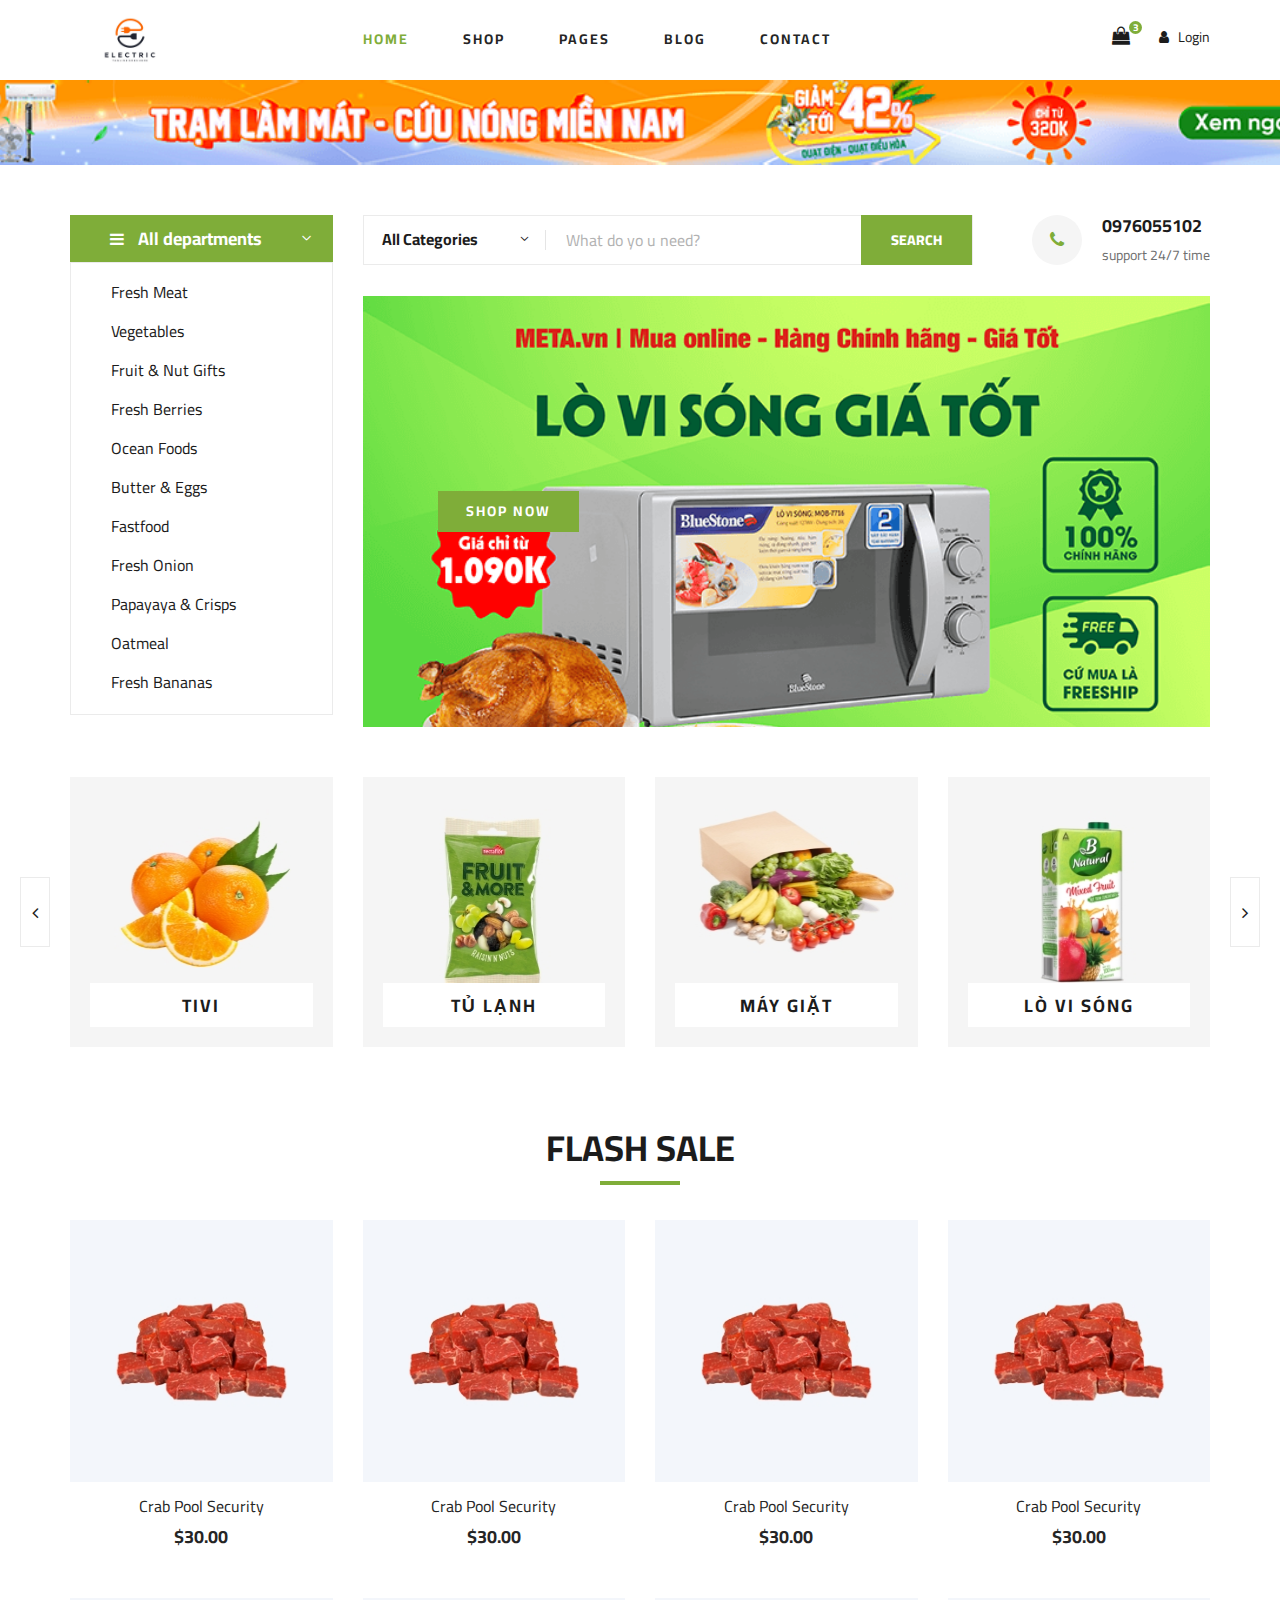
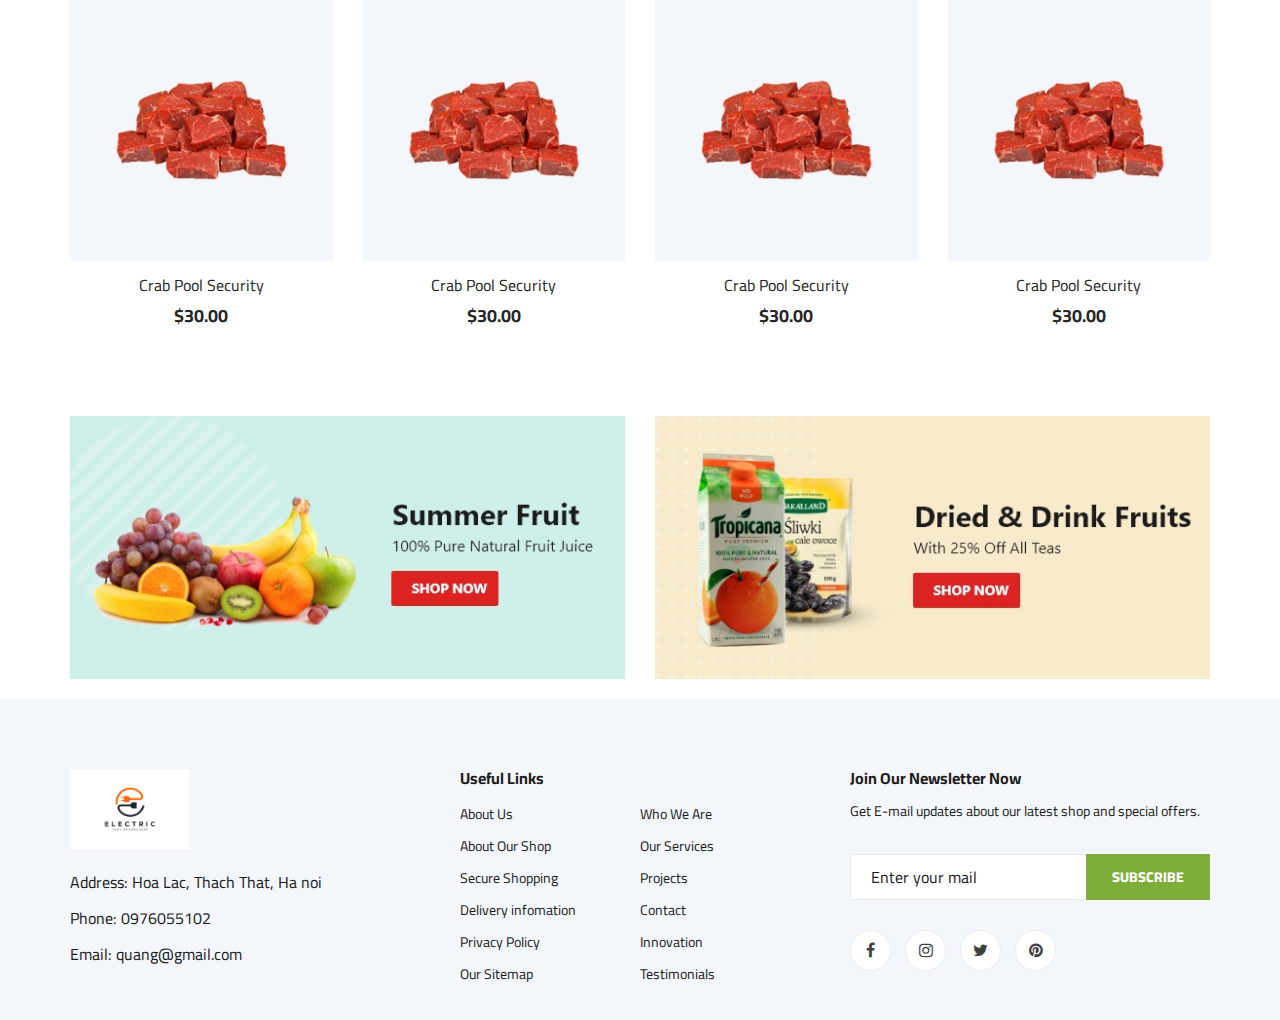
<file: web/index.html>
<!DOCTYPE html>
<html lang="zxx">

    <head>
        <meta charset="UTF-8">
        <meta name="description" content="Ogani Template">
        <meta name="keywords" content="Ogani, unica, creative, html">
        <meta name="viewport" content="width=device-width, initial-scale=1.0">
        <meta http-equiv="X-UA-Compatible" content="ie=edge">
        <title>Ogani | Template</title>

        <!-- Google Font -->
        <link href="https://fonts.googleapis.com/css2?family=Cairo:wght@200;300;400;600;900&display=swap" rel="stylesheet">

        <!-- Css Styles -->
        <link rel="stylesheet" href="css/bootstrap.min.css" type="text/css">
        <link rel="stylesheet" href="css/font-awesome.min.css" type="text/css">
        <link rel="stylesheet" href="css/elegant-icons.css" type="text/css">
        <link rel="stylesheet" href="css/nice-select.css" type="text/css">
        <link rel="stylesheet" href="css/jquery-ui.min.css" type="text/css">
        <link rel="stylesheet" href="css/owl.carousel.min.css" type="text/css">
        <link rel="stylesheet" href="css/slicknav.min.css" type="text/css">
        <link rel="stylesheet" href="css/style.css" type="text/css">
    </head>

    <body>
        <!-- Page Preloder -->
        <div id="preloder">
            <div class="loader"></div>
        </div>
        <!-- Humberger End -->

        <!-- Header Section Begin -->
        <header class="header">
            <div class="container">
                <div class="row">
                    <div class="col-lg-3">
                        <div class="header__logo" style='padding: 0px'>
                            <a href="./index.html"><img style="height: 80px" src="img/logo.jpg" alt=""></a>
                        </div>
                    </div>
                    <div class="col-lg-6">
                        <nav class="header__menu">
                            <ul>
                                <li class="active"><a href="./index.html">Home</a></li>
                                <li><a href="./shop-grid.html">Shop</a></li>
                                <li><a href="#">Pages</a>
                                    <ul class="header__menu__dropdown">
                                        <li><a href="./shop-details.html">Shop Details</a></li>
                                        <li><a href="./shoping-cart.html">Shoping Cart</a></li>
                                        <li><a href="./checkout.html">Check Out</a></li>
                                        <li><a href="./blog-details.html">Blog Details</a></li>
                                    </ul>
                                </li>
                                <li><a href="#">Blog</a></li>
                                <li><a href="#">Contact</a></li>
                            </ul>
                        </nav>
                    </div>
                    <div class="col-lg-3">
                        <div class="header__cart">
                            <ul>
                                <!--<li><a href="#"><i class="fa fa-heart"></i> <span>1</span></a></li>-->
                                <li><a href="#"><i class="fa fa-shopping-bag"></i> <span>3</span></a></li>
                            </ul>
                            <div class="header__top__right__auth">
                                <a href="./login.html"><i class="fa fa-user"></i> Login</a>
                            </div>
                        </div>

                    </div>
                </div>
                <div class="humberger__open">
                    <i class="fa fa-bars"></i>
                </div>
            </div>
        </header>
        <!-- Header Section End -->
        <!-- Breadcrumb Section Begin (Quang cao) -->
        <section class="breadcrumb-section set-bg" data-setbg="img/breadcrumb.png" style="margin-bottom: 50px">
        </section>   
        <!-- Hero Section Begin -->
        <section class="hero">
            <div class="container">
                <div class="row">
                    <div class="col-lg-3">
                        <div class="hero__categories">
                            <div class="hero__categories__all">
                                <i class="fa fa-bars"></i>
                                <span>All departments</span>
                            </div>
                            <ul>
                                <li><a href="#">Fresh Meat</a></li>
                                <li><a href="#">Vegetables</a></li>
                                <li><a href="#">Fruit & Nut Gifts</a></li>
                                <li><a href="#">Fresh Berries</a></li>
                                <li><a href="#">Ocean Foods</a></li>
                                <li><a href="#">Butter & Eggs</a></li>
                                <li><a href="#">Fastfood</a></li>
                                <li><a href="#">Fresh Onion</a></li>
                                <li><a href="#">Papayaya & Crisps</a></li>
                                <li><a href="#">Oatmeal</a></li>
                                <li><a href="#">Fresh Bananas</a></li>
                            </ul>
                        </div>
                    </div>
                    <div class="col-lg-9">
                        <div class="hero__search">
                            <div class="hero__search__form">
                                <form action="#">
                                    <div class="hero__search__categories">
                                        All Categories
                                        <span class="arrow_carrot-down"></span>
                                    </div>
                                    <input type="text" placeholder="What do yo u need?">
                                    <button type="submit" class="site-btn">SEARCH</button>
                                </form>
                            </div>
                            <div class="hero__search__phone">
                                <div class="hero__search__phone__icon">
                                    <i class="fa fa-phone"></i>
                                </div>
                                <div class="hero__search__phone__text">
                                    <h5> 0976055102 </h5>
                                    <span>support 24/7 time</span>
                                </div>
                            </div>
                        </div>
                        <div class="hero__item set-bg" data-setbg="img/hero/banner_lovisong.png">
                            <div class="hero__text">
                                <a href="#" class="primary-btn">SHOP NOW</a>
                            </div>
                        </div>
                    </div>
                </div>
            </div>
        </section>
        <!-- Hero Section End -->

        <!-- Categories Section Begin -->
        <section class="categories">
            <div class="container">
                <div class="row">
                    <div class="categories__slider owl-carousel">
                        <div class="col-lg-3">
                            <div class="categories__item set-bg" data-setbg="img/categories/cat-1.jpg">
                                <h5><a href="#">Tivi</a></h5>
                            </div>
                        </div>
                        <div class="col-lg-3">
                            <div class="categories__item set-bg" data-setbg="img/categories/cat-2.jpg">
                                <h5><a href="#">Tủ lạnh</a></h5>
                            </div>
                        </div>
                        <div class="col-lg-3">
                            <div class="categories__item set-bg" data-setbg="img/categories/cat-3.jpg">
                                <h5><a href="#">Máy giặt</a></h5>
                            </div>
                        </div>
                        <div class="col-lg-3">
                            <div class="categories__item set-bg" data-setbg="img/categories/cat-4.jpg">
                                <h5><a href="#">Lò vi sóng</a></h5>
                            </div>
                        </div>
                        <div class="col-lg-3">
                            <div class="categories__item set-bg" data-setbg="img/categories/cat-5.jpg">
                                <h5><a href="#">Điều hòa</a></h5>
                            </div>
                        </div>
                    </div>
                </div>
            </div>
        </section>
        <!-- Categories Section End -->

        <!-- Featured Section Begin -->
        <section class="featured spad">
            <div class="container">
                <div class="row">
                    <div class="col-lg-12">
                        <div class="section-title">
                            <h2>FLASH SALE</h2>
                        </div>
                    </div>
                </div>
                <div class="row featured__filter">
                    <div class="col-lg-3 col-md-4 col-sm-6 mix oranges fresh-meat">
                        <div class="featured__item">
                            <a href="./shop-details.html"> <img src="img/product/product-1.jpg" alt="alt"/> </a>
                            <div class="product__item__text">
                                <h6><a href="#">Crab Pool Security</a></h6>
                                <h5>$30.00</h5>
                            </div>
                        </div>
                    </div>
                    <div class="col-lg-3 col-md-4 col-sm-6 mix vegetables fastfood">
                        <div class="featured__item">
                            <a href="./shop-details.html"> <img src="img/product/product-1.jpg" alt="alt"/> </a>
                            <div class="product__item__text">
                                <h6><a href="#">Crab Pool Security</a></h6>
                                <h5>$30.00</h5>
                            </div>
                        </div>
                    </div>
                    <div class="col-lg-3 col-md-4 col-sm-6 mix vegetables fresh-meat">
                        <div class="featured__item">
                            <a href="./shop-details.html"> <img src="img/product/product-1.jpg" alt="alt"/> </a>
                            <div class="product__item__text">
                                <h6><a href="#">Crab Pool Security</a></h6>
                                <h5>$30.00</h5>
                            </div>
                        </div>
                    </div>
                    <div class="col-lg-3 col-md-4 col-sm-6 mix fastfood oranges">
                        <div class="featured__item">
                            <a href="./shop-details.html"> <img src="img/product/product-1.jpg" alt="alt"/> </a>
                            <div class="product__item__text">
                                <h6><a href="#">Crab Pool Security</a></h6>
                                <h5>$30.00</h5>
                            </div>
                        </div>
                    </div>
                    <div class="col-lg-3 col-md-4 col-sm-6 mix fresh-meat vegetables">
                        <div class="featured__item">
                            <a href="./shop-details.html"> <img src="img/product/product-1.jpg" alt="alt"/> </a>
                            <div class="product__item__text">
                                <h6><a href="#">Crab Pool Security</a></h6>
                                <h5>$30.00</h5>
                            </div>
                        </div>
                    </div>
                    <div class="col-lg-3 col-md-4 col-sm-6 mix oranges fastfood">
                        <div class="featured__item">
                            <a href="./shop-details.html"> <img src="img/product/product-1.jpg" alt="alt"/> </a>
                            <div class="product__item__text">
                                <h6><a href="#">Crab Pool Security</a></h6>
                                <h5>$30.00</h5>
                            </div>
                        </div>
                    </div>
                    <div class="col-lg-3 col-md-4 col-sm-6 mix fresh-meat vegetables">
                        <div class="featured__item">
                            <a href="./shop-details.html"> <img src="img/product/product-1.jpg" alt="alt"/> </a>
                            <div class="product__item__text">
                                <h6><a href="#">Crab Pool Security</a></h6>
                                <h5>$30.00</h5>
                            </div>
                        </div>
                    </div>
                    <div class="col-lg-3 col-md-4 col-sm-6 mix fastfood vegetables">
                        <div class="featured__item">
                            <a href="./shop-details.html"> <img src="img/product/product-1.jpg" alt="alt"/> </a>
                            <div class="product__item__text">
                                <h6><a href="#">Crab Pool Security</a></h6>
                                <h5>$30.00</h5>
                            </div>
                        </div>
                    </div>
                </div>
            </div>
        </section>
        <!-- Featured Section End -->

        <!-- Banner Begin -->
        <div class="banner" style='margin-bottom: 20px'>
            <div class="container">
                <div class="row">
                    <div class="col-lg-6 col-md-6 col-sm-6">
                        <div class="banner__pic">
                            <img src="img/banner/banner-1.jpg" alt="">
                        </div>
                    </div>
                    <div class="col-lg-6 col-md-6 col-sm-6">
                        <div class="banner__pic">
                            <img src="img/banner/banner-2.jpg" alt="">
                        </div>
                    </div>
                </div>
            </div>
        </div>
        <!-- Banner End -->

        <!-- Latest Product Section Begin -->
<!--        <section class="latest-product spad">
            <div class="container">
                <div class="row">
                    <div class="col-lg-4 col-md-6">
                        <div class="latest-product__text">
                            <h4>Latest Products</h4>
                            <div class="latest-product__slider owl-carousel">
                                <div class="latest-prdouct__slider__item">
                                    <a href="#" class="latest-product__item">
                                        <div class="latest-product__item__pic">
                                            <img src="img/latest-product/lp-1.jpg" alt="">
                                        </div>
                                        <div class="latest-product__item__text">
                                            <h6>Crab Pool Security</h6>
                                            <span>$30.00</span>
                                        </div>
                                    </a>
                                    <a href="#" class="latest-product__item">
                                        <div class="latest-product__item__pic">
                                            <img src="img/latest-product/lp-2.jpg" alt="">
                                        </div>
                                        <div class="latest-product__item__text">
                                            <h6>Crab Pool Security</h6>
                                            <span>$30.00</span>
                                        </div>
                                    </a>
                                    <a href="#" class="latest-product__item">
                                        <div class="latest-product__item__pic">
                                            <img src="img/latest-product/lp-3.jpg" alt="">
                                        </div>
                                        <div class="latest-product__item__text">
                                            <h6>Crab Pool Security</h6>
                                            <span>$30.00</span>
                                        </div>
                                    </a>
                                </div>
                                <div class="latest-prdouct__slider__item">
                                    <a href="#" class="latest-product__item">
                                        <div class="latest-product__item__pic">
                                            <img src="img/latest-product/lp-1.jpg" alt="">
                                        </div>
                                        <div class="latest-product__item__text">
                                            <h6>Crab Pool Security</h6>
                                            <span>$30.00</span>
                                        </div>
                                    </a>
                                    <a href="#" class="latest-product__item">
                                        <div class="latest-product__item__pic">
                                            <img src="img/latest-product/lp-2.jpg" alt="">
                                        </div>
                                        <div class="latest-product__item__text">
                                            <h6>Crab Pool Security</h6>
                                            <span>$30.00</span>
                                        </div>
                                    </a>
                                    <a href="#" class="latest-product__item">
                                        <div class="latest-product__item__pic">
                                            <img src="img/latest-product/lp-3.jpg" alt="">
                                        </div>
                                        <div class="latest-product__item__text">
                                            <h6>Crab Pool Security</h6>
                                            <span>$30.00</span>
                                        </div>
                                    </a>
                                </div>
                            </div>
                        </div>
                    </div>
                    <div class="col-lg-4 col-md-6">
                        <div class="latest-product__text">
                            <h4>Top Rated Products</h4>
                            <div class="latest-product__slider owl-carousel">
                                <div class="latest-prdouct__slider__item">
                                    <a href="#" class="latest-product__item">
                                        <div class="latest-product__item__pic">
                                            <img src="img/latest-product/lp-1.jpg" alt="">
                                        </div>
                                        <div class="latest-product__item__text">
                                            <h6>Crab Pool Security</h6>
                                            <span>$30.00</span>
                                        </div>
                                    </a>
                                    <a href="#" class="latest-product__item">
                                        <div class="latest-product__item__pic">
                                            <img src="img/latest-product/lp-2.jpg" alt="">
                                        </div>
                                        <div class="latest-product__item__text">
                                            <h6>Crab Pool Security</h6>
                                            <span>$30.00</span>
                                        </div>
                                    </a>
                                    <a href="#" class="latest-product__item">
                                        <div class="latest-product__item__pic">
                                            <img src="img/latest-product/lp-3.jpg" alt="">
                                        </div>
                                        <div class="latest-product__item__text">
                                            <h6>Crab Pool Security</h6>
                                            <span>$30.00</span>
                                        </div>
                                    </a>
                                </div>
                                <div class="latest-prdouct__slider__item">
                                    <a href="#" class="latest-product__item">
                                        <div class="latest-product__item__pic">
                                            <img src="img/latest-product/lp-1.jpg" alt="">
                                        </div>
                                        <div class="latest-product__item__text">
                                            <h6>Crab Pool Security</h6>
                                            <span>$30.00</span>
                                        </div>
                                    </a>
                                    <a href="#" class="latest-product__item">
                                        <div class="latest-product__item__pic">
                                            <img src="img/latest-product/lp-2.jpg" alt="">
                                        </div>
                                        <div class="latest-product__item__text">
                                            <h6>Crab Pool Security</h6>
                                            <span>$30.00</span>
                                        </div>
                                    </a>
                                    <a href="#" class="latest-product__item">
                                        <div class="latest-product__item__pic">
                                            <img src="img/latest-product/lp-3.jpg" alt="">
                                        </div>
                                        <div class="latest-product__item__text">
                                            <h6>Crab Pool Security</h6>
                                            <span>$30.00</span>
                                        </div>
                                    </a>
                                </div>
                            </div>
                        </div>
                    </div>
                    <div class="col-lg-4 col-md-6">
                        <div class="latest-product__text">
                            <h4>Review Products</h4>
                            <div class="latest-product__slider owl-carousel">
                                <div class="latest-prdouct__slider__item">
                                    <a href="#" class="latest-product__item">
                                        <div class="latest-product__item__pic">
                                            <img src="img/latest-product/lp-1.jpg" alt="">
                                        </div>
                                        <div class="latest-product__item__text">
                                            <h6>Crab Pool Security</h6>
                                            <span>$30.00</span>
                                        </div>
                                    </a>
                                    <a href="#" class="latest-product__item">
                                        <div class="latest-product__item__pic">
                                            <img src="img/latest-product/lp-2.jpg" alt="">
                                        </div>
                                        <div class="latest-product__item__text">
                                            <h6>Crab Pool Security</h6>
                                            <span>$30.00</span>
                                        </div>
                                    </a>
                                    <a href="#" class="latest-product__item">
                                        <div class="latest-product__item__pic">
                                            <img src="img/latest-product/lp-3.jpg" alt="">
                                        </div>
                                        <div class="latest-product__item__text">
                                            <h6>Crab Pool Security</h6>
                                            <span>$30.00</span>
                                        </div>
                                    </a>
                                </div>
                                <div class="latest-prdouct__slider__item">
                                    <a href="#" class="latest-product__item">
                                        <div class="latest-product__item__pic">
                                            <img src="img/latest-product/lp-1.jpg" alt="">
                                        </div>
                                        <div class="latest-product__item__text">
                                            <h6>Crab Pool Security</h6>
                                            <span>$30.00</span>
                                        </div>
                                    </a>
                                    <a href="#" class="latest-product__item">
                                        <div class="latest-product__item__pic">
                                            <img src="img/latest-product/lp-2.jpg" alt="">
                                        </div>
                                        <div class="latest-product__item__text">
                                            <h6>Crab Pool Security</h6>
                                            <span>$30.00</span>
                                        </div>
                                    </a>
                                    <a href="#" class="latest-product__item">
                                        <div class="latest-product__item__pic">
                                            <img src="img/latest-product/lp-3.jpg" alt="">
                                        </div>
                                        <div class="latest-product__item__text">
                                            <h6>Crab Pool Security</h6>
                                            <span>$30.00</span>
                                        </div>
                                    </a>
                                </div>
                            </div>
                        </div>
                    </div>
                </div>
            </div>
        </section>-->
        <!-- Latest Product Section End -->

        <!-- Blog Section Begin -->
<!--        <section class="from-blog spad">
            <div class="container">
                <div class="row">
                    <div class="col-lg-12">
                        <div class="section-title from-blog__title">
                            <h2>From The Blog</h2>
                        </div>
                    </div>
                </div>
                <div class="row">
                    <div class="col-lg-4 col-md-4 col-sm-6">
                        <div class="blog__item">
                            <div class="blog__item__pic">
                                <img src="img/blog/blog-1.jpg" alt="">
                            </div>
                            <div class="blog__item__text">
                                <ul>
                                    <li><i class="fa fa-calendar-o"></i> May 4,2019</li>
                                    <li><i class="fa fa-comment-o"></i> 5</li>
                                </ul>
                                <h5><a href="#">Cooking tips make cooking simple</a></h5>
                                <p>Sed quia non numquam modi tempora indunt ut labore et dolore magnam aliquam quaerat </p>
                            </div>
                        </div>
                    </div>
                    <div class="col-lg-4 col-md-4 col-sm-6">
                        <div class="blog__item">
                            <div class="blog__item__pic">
                                <img src="img/blog/blog-2.jpg" alt="">
                            </div>
                            <div class="blog__item__text">
                                <ul>
                                    <li><i class="fa fa-calendar-o"></i> May 4,2019</li>
                                    <li><i class="fa fa-comment-o"></i> 5</li>
                                </ul>
                                <h5><a href="#">6 ways to prepare breakfast for 30</a></h5>
                                <p>Sed quia non numquam modi tempora indunt ut labore et dolore magnam aliquam quaerat </p>
                            </div>
                        </div>
                    </div>
                    <div class="col-lg-4 col-md-4 col-sm-6">
                        <div class="blog__item">
                            <div class="blog__item__pic">
                                <img src="img/blog/blog-3.jpg" alt="">
                            </div>
                            <div class="blog__item__text">
                                <ul>
                                    <li><i class="fa fa-calendar-o"></i> May 4,2019</li>
                                    <li><i class="fa fa-comment-o"></i> 5</li>
                                </ul>
                                <h5><a href="#">Visit the clean farm in the US</a></h5>
                                <p>Sed quia non numquam modi tempora indunt ut labore et dolore magnam aliquam quaerat </p>
                            </div>
                        </div>
                    </div>
                </div>
            </div>
        </section>-->
        <!-- Blog Section End -->

         <!-- Footer Section Begin -->
        <footer class="footer spad">
            <div class="container">
                <div class="row">
                    <div class="col-lg-3 col-md-6 col-sm-6">
                        <div class="footer__about">
                            <div class="footer__about__logo">
                                <a href="./index.html"><img style="height: 80px" src="img/logo.jpg" alt=""></a>
                            </div>
                            <ul>
                                <li>Address: Hoa Lac, Thach That, Ha noi</li>
                                <li>Phone: 0976055102</li>
                                <li>Email: quang@gmail.com</li>
                            </ul>
                        </div>
                    </div>
                    <div class="col-lg-4 col-md-6 col-sm-6 offset-lg-1">
                        <div class="footer__widget">
                            <h6>Useful Links</h6>
                            <ul>
                                <li><a href="#">About Us</a></li>
                                <li><a href="#">About Our Shop</a></li>
                                <li><a href="#">Secure Shopping</a></li>
                                <li><a href="#">Delivery infomation</a></li>
                                <li><a href="#">Privacy Policy</a></li>
                                <li><a href="#">Our Sitemap</a></li>
                            </ul>
                            <ul>
                                <li><a href="#">Who We Are</a></li>
                                <li><a href="#">Our Services</a></li>
                                <li><a href="#">Projects</a></li>
                                <li><a href="#">Contact</a></li>
                                <li><a href="#">Innovation</a></li>
                                <li><a href="#">Testimonials</a></li>
                            </ul>
                        </div>
                    </div>
                    <div class="col-lg-4 col-md-12">
                        <div class="footer__widget">
                            <h6>Join Our Newsletter Now</h6>
                            <p>Get E-mail updates about our latest shop and special offers.</p>
                            <form action="#">
                                <input type="text" placeholder="Enter your mail">
                                <button type="submit" class="site-btn">Subscribe</button>
                            </form>
                            <div class="footer__widget__social">
                                <a href="#"><i class="fa fa-facebook"></i></a>
                                <a href="#"><i class="fa fa-instagram"></i></a>
                                <a href="#"><i class="fa fa-twitter"></i></a>
                                <a href="#"><i class="fa fa-pinterest"></i></a>
                            </div>
                        </div>
                    </div>
                </div>
            </div>
        </footer>
        <!-- Footer Section End -->

        <!-- Js Plugins -->
        <script src="js/jquery-3.3.1.min.js"></script>
        <script src="js/bootstrap.min.js"></script>
        <script src="js/jquery.nice-select.min.js"></script>
        <script src="js/jquery-ui.min.js"></script>
        <script src="js/jquery.slicknav.js"></script>
        <script src="js/mixitup.min.js"></script>
        <script src="js/owl.carousel.min.js"></script>
        <script src="js/main.js"></script>



    </body>

</html>
</file>
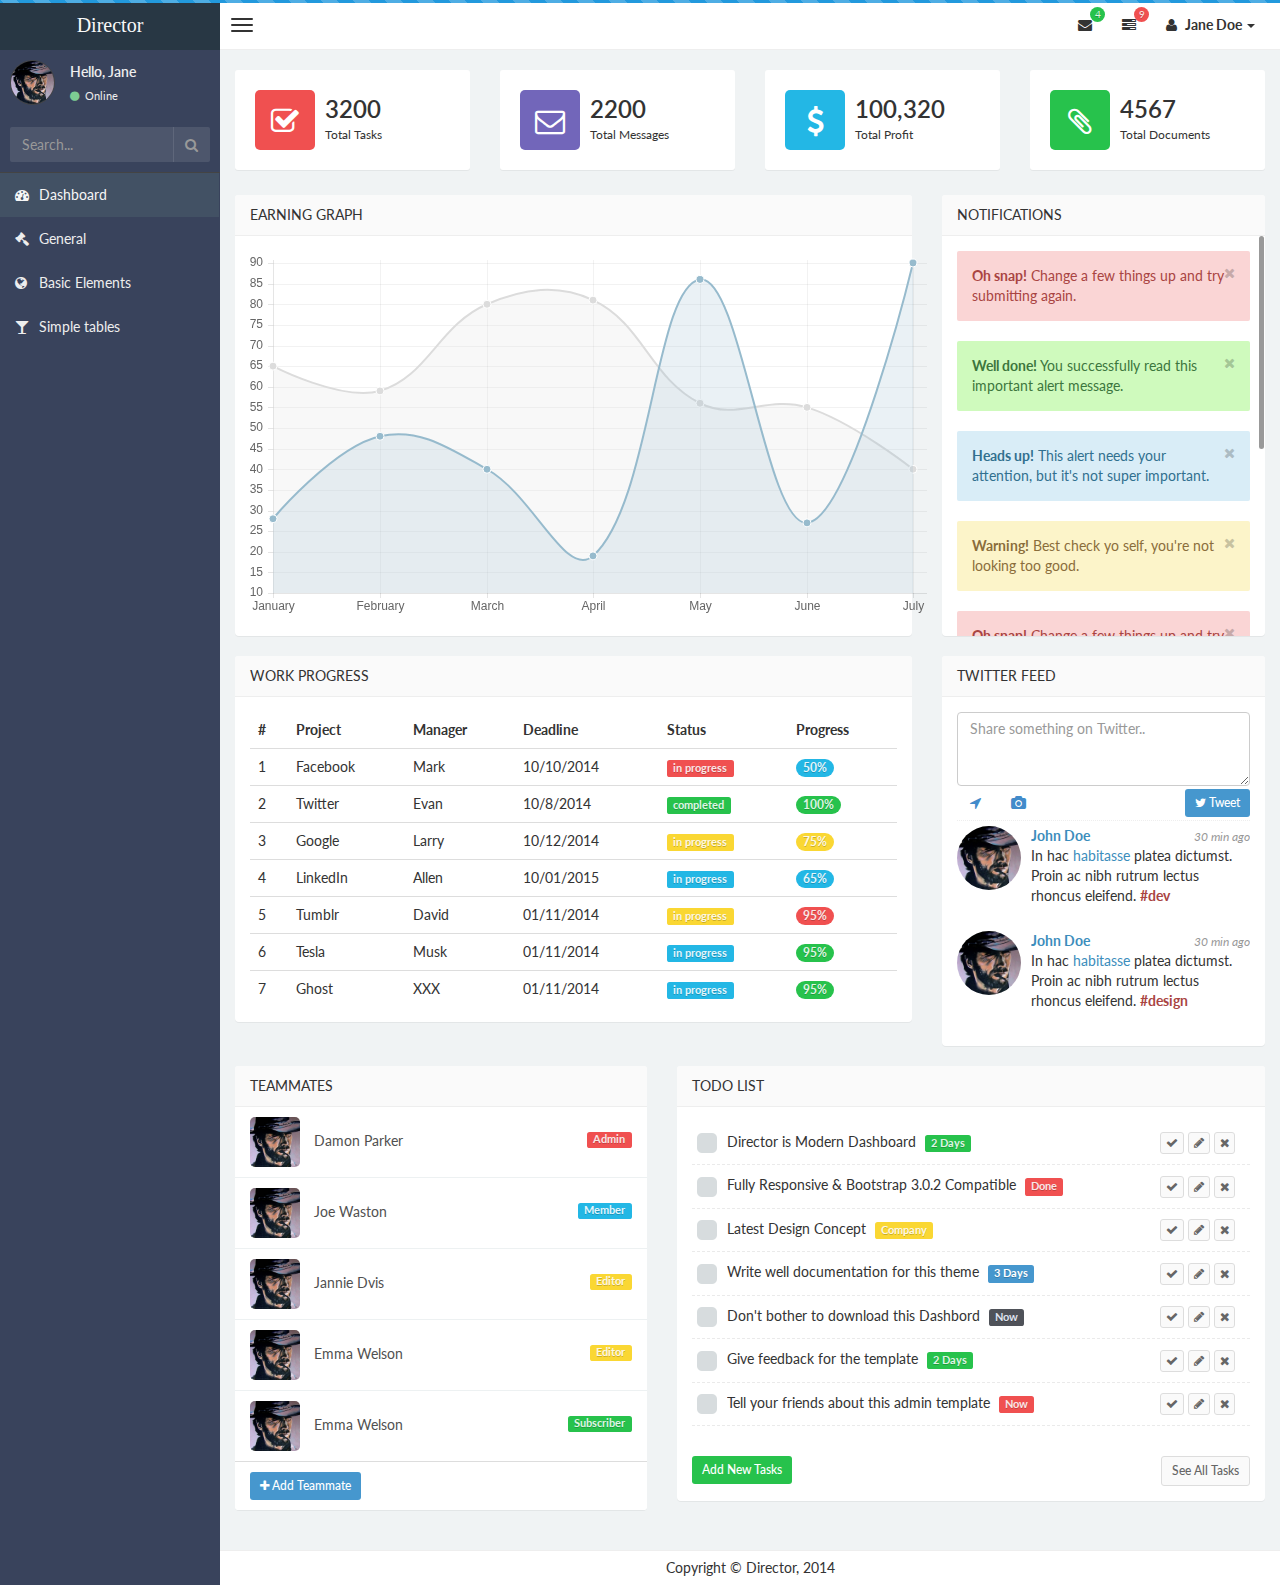
<file: web/Admin/index.html>
<!DOCTYPE html>
<html>
<head>
    <meta charset="UTF-8">
    <title>Director | Dashboard</title>
    <meta content='width=device-width, initial-scale=1, maximum-scale=1, user-scalable=no' name='viewport'>
    <meta name="description" content="Developed By M Abdur Rokib Promy">
    <meta name="keywords" content="Admin, Bootstrap 3, Template, Theme, Responsive">
    <!-- bootstrap 3.0.2 -->
    <link href="css/bootstrap.min.css" rel="stylesheet" type="text/css" />
    <!-- font Awesome -->
    <link href="css/font-awesome.min.css" rel="stylesheet" type="text/css" />
    <!-- Ionicons -->
    <link href="css/ionicons.min.css" rel="stylesheet" type="text/css" />
    <!-- Morris chart -->
    <link href="css/morris/morris.css" rel="stylesheet" type="text/css" />
    <!-- jvectormap -->
    <link href="css/jvectormap/jquery-jvectormap-1.2.2.css" rel="stylesheet" type="text/css" />
    <!-- Date Picker -->
    <link href="css/datepicker/datepicker3.css" rel="stylesheet" type="text/css" />
    <!-- fullCalendar -->
    <!-- <link href="css/fullcalendar/fullcalendar.css" rel="stylesheet" type="text/css" /> -->
    <!-- Daterange picker -->
    <link href="css/daterangepicker/daterangepicker-bs3.css" rel="stylesheet" type="text/css" />
    <!-- iCheck for checkboxes and radio inputs -->
    <link href="css/iCheck/all.css" rel="stylesheet" type="text/css" />
    <!-- bootstrap wysihtml5 - text editor -->
    <!-- <link href="css/bootstrap-wysihtml5/bootstrap3-wysihtml5.min.css" rel="stylesheet" type="text/css" /> -->
    <link href='http://fonts.googleapis.com/css?family=Lato' rel='stylesheet' type='text/css'>
    <!-- Theme style -->
    <link href="css/style.css" rel="stylesheet" type="text/css" />



    <!-- HTML5 Shim and Respond.js IE8 support of HTML5 elements and media queries -->
    <!-- WARNING: Respond.js doesn't work if you view the page via file:// -->
        <!--[if lt IE 9]>
          <script src="https://oss.maxcdn.com/libs/html5shiv/3.7.0/html5shiv.js"></script>
          <script src="https://oss.maxcdn.com/libs/respond.js/1.3.0/respond.min.js"></script>
          <![endif]-->

          <style type="text/css">

          </style>
      </head>
      <body class="skin-black">
        <!-- header logo: style can be found in header.less -->
        <header class="header">
            <a href="index.html" class="logo">
                Director
            </a>
            <!-- Header Navbar: style can be found in header.less -->
            <nav class="navbar navbar-static-top" role="navigation">
                <!-- Sidebar toggle button-->
                <a href="#" class="navbar-btn sidebar-toggle" data-toggle="offcanvas" role="button">
                    <span class="sr-only">Toggle navigation</span>
                    <span class="icon-bar"></span>
                    <span class="icon-bar"></span>
                    <span class="icon-bar"></span>
                </a>
                <div class="navbar-right">
                    <ul class="nav navbar-nav">
                        <!-- Messages: style can be found in dropdown.less-->
                        <li class="dropdown messages-menu">
                            <a href="#" class="dropdown-toggle" data-toggle="dropdown">
                                <i class="fa fa-envelope"></i>
                                <span class="label label-success">4</span>
                            </a>
                            <ul class="dropdown-menu">
                                <li class="header">You have 4 messages</li>
                                <li>
                                    <!-- inner menu: contains the actual data -->
                                    <ul class="menu">
                                        <li><!-- start message -->
                                            <a href="#">
                                                <div class="pull-left">
                                                    <img src="img/26115.jpg" class="img-circle" alt="User Image"/>
                                                </div>
                                                <h4>
                                                    Support Team
                                                </h4>
                                                <p>Why not buy a new awesome theme?</p>
                                                <small class="pull-right"><i class="fa fa-clock-o"></i> 5 mins</small>
                                            </a>
                                        </li><!-- end message -->
                                        <li>
                                            <a href="#">
                                                <div class="pull-left">
                                                    <img src="img/26115.jpg" class="img-circle" alt="user image"/>
                                                </div>
                                                <h4>
                                                    Director Design Team

                                                </h4>
                                                <p>Why not buy a new awesome theme?</p>
                                                <small class="pull-right"><i class="fa fa-clock-o"></i> 2 hours</small>
                                            </a>
                                        </li>
                                        <li>
                                            <a href="#">
                                                <div class="pull-left">
                                                    <img src="img/avatar.png" class="img-circle" alt="user image"/>
                                                </div>
                                                <h4>
                                                    Developers

                                                </h4>
                                                <p>Why not buy a new awesome theme?</p>
                                                <small class="pull-right"><i class="fa fa-clock-o"></i> Today</small>
                                            </a>
                                        </li>
                                        <li>
                                            <a href="#">
                                                <div class="pull-left">
                                                    <img src="img/26115.jpg" class="img-circle" alt="user image"/>
                                                </div>
                                                <h4>
                                                    Sales Department

                                                </h4>
                                                <p>Why not buy a new awesome theme?</p>
                                                <small class="pull-right"><i class="fa fa-clock-o"></i> Yesterday</small>
                                            </a>
                                        </li>
                                        <li>
                                            <a href="#">
                                                <div class="pull-left">
                                                    <img src="img/avatar.png" class="img-circle" alt="user image"/>
                                                </div>
                                                <h4>
                                                    Reviewers

                                                </h4>
                                                <p>Why not buy a new awesome theme?</p>
                                                <small class="pull-right"><i class="fa fa-clock-o"></i> 2 days</small>
                                            </a>
                                        </li>
                                    </ul>
                                </li>
                                <li class="footer"><a href="#">See All Messages</a></li>
                            </ul>
                        </li>
                        <li class="dropdown tasks-menu">
                            <a href="#" class="dropdown-toggle" data-toggle="dropdown">
                                <i class="fa fa-tasks"></i>
                                <span class="label label-danger">9</span>
                            </a>
                            <ul class="dropdown-menu">
                                <li class="header">You have 9 tasks</li>
                                <li>
                                    <!-- inner menu: contains the actual data -->
                                    <ul class="menu">
                                        <li><!-- Task item -->
                                            <a href="#">
                                                <h3>
                                                    Design some buttons
                                                    <small class="pull-right">20%</small>
                                                </h3>
                                                <div class="progress progress-striped xs">
                                                    <div class="progress-bar progress-bar-success" style="width: 20%" role="progressbar" aria-valuenow="20" aria-valuemin="0" aria-valuemax="100">
                                                        <span class="sr-only">20% Complete</span>
                                                    </div>
                                                </div>
                                            </a>
                                        </li><!-- end task item -->
                                        <li><!-- Task item -->
                                            <a href="#">
                                                <h3>
                                                    Create a nice theme
                                                    <small class="pull-right">40%</small>
                                                </h3>
                                                <div class="progress progress-striped xs">
                                                    <div class="progress-bar progress-bar-danger" style="width: 40%" role="progressbar" aria-valuenow="20" aria-valuemin="0" aria-valuemax="100">
                                                        <span class="sr-only">40% Complete</span>
                                                    </div>
                                                </div>
                                            </a>
                                        </li><!-- end task item -->
                                        <li><!-- Task item -->
                                            <a href="#">
                                                <h3>
                                                    Some task I need to do
                                                    <small class="pull-right">60%</small>
                                                </h3>
                                                <div class="progress progress-striped xs">
                                                    <div class="progress-bar progress-bar-info" style="width: 60%" role="progressbar" aria-valuenow="20" aria-valuemin="0" aria-valuemax="100">
                                                        <span class="sr-only">60% Complete</span>
                                                    </div>
                                                </div>
                                            </a>
                                        </li><!-- end task item -->
                                        <li><!-- Task item -->
                                            <a href="#">
                                                <h3>
                                                    Make beautiful transitions
                                                    <small class="pull-right">80%</small>
                                                </h3>
                                                <div class="progress progress-striped xs">
                                                    <div class="progress-bar progress-bar-warning" style="width: 80%" role="progressbar" aria-valuenow="20" aria-valuemin="0" aria-valuemax="100">
                                                        <span class="sr-only">80% Complete</span>
                                                    </div>
                                                </div>
                                            </a>
                                        </li><!-- end task item -->
                                    </ul>
                                </li>
                                <li class="footer">
                                    <a href="#">View all tasks</a>
                                </li>
                            </ul>
                        </li>
                        <!-- User Account: style can be found in dropdown.less -->
                        <li class="dropdown user user-menu">
                            <a href="#" class="dropdown-toggle" data-toggle="dropdown">
                                <i class="fa fa-user"></i>
                                <span>Jane Doe <i class="caret"></i></span>
                            </a>
                            <ul class="dropdown-menu dropdown-custom dropdown-menu-right">
                                <li class="dropdown-header text-center">Account</li>

                                <li>
                                    <a href="#">
                                    <i class="fa fa-clock-o fa-fw pull-right"></i>
                                        <span class="badge badge-success pull-right">10</span> Updates</a>
                                    <a href="#">
                                    <i class="fa fa-envelope-o fa-fw pull-right"></i>
                                        <span class="badge badge-danger pull-right">5</span> Messages</a>
                                    <a href="#"><i class="fa fa-magnet fa-fw pull-right"></i>
                                        <span class="badge badge-info pull-right">3</span> Subscriptions</a>
                                    <a href="#"><i class="fa fa-question fa-fw pull-right"></i> <span class=
                                        "badge pull-right">11</span> FAQ</a>
                                </li>

                                <li class="divider"></li>

                                    <li>
                                        <a href="#">
                                        <i class="fa fa-user fa-fw pull-right"></i>
                                            Profile
                                        </a>
                                        <a data-toggle="modal" href="#modal-user-settings">
                                        <i class="fa fa-cog fa-fw pull-right"></i>
                                            Settings
                                        </a>
                                        </li>

                                        <li class="divider"></li>

                                        <li>
                                            <a href="#"><i class="fa fa-ban fa-fw pull-right"></i> Logout</a>
                                        </li>
                                    </ul>
                                </li>
                            </ul>
                        </div>
                    </nav>
                </header>
                <div class="wrapper row-offcanvas row-offcanvas-left">
                    <!-- Left side column. contains the logo and sidebar -->
                    <aside class="left-side sidebar-offcanvas">
                        <!-- sidebar: style can be found in sidebar.less -->
                        <section class="sidebar">
                            <!-- Sidebar user panel -->
                            <div class="user-panel">
                                <div class="pull-left image">
                                    <img src="img/26115.jpg" class="img-circle" alt="User Image" />
                                </div>
                                <div class="pull-left info">
                                    <p>Hello, Jane</p>

                                    <a href="#"><i class="fa fa-circle text-success"></i> Online</a>
                                </div>
                            </div>
                            <!-- search form -->
                            <form action="#" method="get" class="sidebar-form">
                                <div class="input-group">
                                    <input type="text" name="q" class="form-control" placeholder="Search..."/>
                                    <span class="input-group-btn">
                                        <button type='submit' name='seach' id='search-btn' class="btn btn-flat"><i class="fa fa-search"></i></button>
                                    </span>
                                </div>
                            </form>
                            <!-- /.search form -->
                            <!-- sidebar menu: : style can be found in sidebar.less -->
                            <ul class="sidebar-menu">
                                <li class="active">
                                    <a href="index.html">
                                        <i class="fa fa-dashboard"></i> <span>Dashboard</span>
                                    </a>
                                </li>
                                <li>
                                    <a href="general.html">
                                        <i class="fa fa-gavel"></i> <span>General</span>
                                    </a>
                                </li>

                                <li>
                                    <a href="basic_form.html">
                                        <i class="fa fa-globe"></i> <span>Basic Elements</span>
                                    </a>
                                </li>

                                <li>
                                    <a href="simple.html">
                                        <i class="fa fa-glass"></i> <span>Simple tables</span>
                                    </a>
                                </li>

                            </ul>
                        </section>
                        <!-- /.sidebar -->
                    </aside>

                    <aside class="right-side">

                <!-- Main content -->
                <section class="content">

                    <div class="row" style="margin-bottom:5px;">


                        <div class="col-md-3">
                            <div class="sm-st clearfix">
                                <span class="sm-st-icon st-red"><i class="fa fa-check-square-o"></i></span>
                                <div class="sm-st-info">
                                    <span>3200</span>
                                    Total Tasks
                                </div>
                            </div>
                        </div>
                        <div class="col-md-3">
                            <div class="sm-st clearfix">
                                <span class="sm-st-icon st-violet"><i class="fa fa-envelope-o"></i></span>
                                <div class="sm-st-info">
                                    <span>2200</span>
                                    Total Messages
                                </div>
                            </div>
                        </div>
                        <div class="col-md-3">
                            <div class="sm-st clearfix">
                                <span class="sm-st-icon st-blue"><i class="fa fa-dollar"></i></span>
                                <div class="sm-st-info">
                                    <span>100,320</span>
                                    Total Profit
                                </div>
                            </div>
                        </div>
                        <div class="col-md-3">
                            <div class="sm-st clearfix">
                                <span class="sm-st-icon st-green"><i class="fa fa-paperclip"></i></span>
                                <div class="sm-st-info">
                                    <span>4567</span>
                                    Total Documents
                                </div>
                            </div>
                        </div>
                    </div>

                    <!-- Main row -->
                    <div class="row">

                        <div class="col-md-8">
                            <!--earning graph start-->
                            <section class="panel">
                                <header class="panel-heading">
                                    Earning Graph
                                </header>
                                <div class="panel-body">
                                    <canvas id="linechart" width="600" height="330"></canvas>
                                </div>
                                        </section>
                                        <!--earning graph end-->

                                    </div>
                                    <div class="col-lg-4">

                                        <!--chat start-->
                                        <section class="panel">
                                            <header class="panel-heading">
                                                Notifications
                                            </header>
                                                <div class="panel-body" id="noti-box">

                                                    <div class="alert alert-block alert-danger">
                                                        <button data-dismiss="alert" class="close close-sm" type="button">
                                                            <i class="fa fa-times"></i>
                                                        </button>
                                                        <strong>Oh snap!</strong> Change a few things up and try submitting again.
                                                    </div>
                                                    <div class="alert alert-success">
                                                        <button data-dismiss="alert" class="close close-sm" type="button">
                                                            <i class="fa fa-times"></i>
                                                        </button>
                                                        <strong>Well done!</strong> You successfully read this important alert message.
                                                    </div>
                                                    <div class="alert alert-info">
                                                        <button data-dismiss="alert" class="close close-sm" type="button">
                                                            <i class="fa fa-times"></i>
                                                        </button>
                                                        <strong>Heads up!</strong> This alert needs your attention, but it's not super important.
                                                    </div>
                                                    <div class="alert alert-warning">
                                                        <button data-dismiss="alert" class="close close-sm" type="button">
                                                            <i class="fa fa-times"></i>
                                                        </button>
                                                        <strong>Warning!</strong> Best check yo self, you're not looking too good.
                                                    </div>


                                                    <div class="alert alert-block alert-danger">
                                                        <button data-dismiss="alert" class="close close-sm" type="button">
                                                            <i class="fa fa-times"></i>
                                                        </button>
                                                        <strong>Oh snap!</strong> Change a few things up and try submitting again.
                                                    </div>
                                                    <div class="alert alert-success">
                                                        <button data-dismiss="alert" class="close close-sm" type="button">
                                                            <i class="fa fa-times"></i>
                                                        </button>
                                                        <strong>Well done!</strong> You successfully read this important alert message.
                                                    </div>
                                                    <div class="alert alert-info">
                                                        <button data-dismiss="alert" class="close close-sm" type="button">
                                                            <i class="fa fa-times"></i>
                                                        </button>
                                                        <strong>Heads up!</strong> This alert needs your attention, but it's not super important.
                                                    </div>
                                                    <div class="alert alert-warning">
                                                        <button data-dismiss="alert" class="close close-sm" type="button">
                                                            <i class="fa fa-times"></i>
                                                        </button>
                                                        <strong>Warning!</strong> Best check yo self, you're not looking too good.
                                                    </div>



                                                </div>
                                        </section>



                      </div>


                  </div>
                    <div class="row">

                        <div class="col-md-8">
                            <section class="panel">
                              <header class="panel-heading">
                                  Work Progress
                            </header>
                            <div class="panel-body table-responsive">
                                <table class="table table-hover">
                                  <thead>
                                    <tr>
                                      <th>#</th>
                                      <th>Project</th>
                                      <th>Manager</th>
                                      <!-- <th>Client</th> -->
                                      <th>Deadline</th>
                                      <!-- <th>Price</th> -->
                                      <th>Status</th>
                                      <th>Progress</th>
                                  </tr>
                              </thead>
                              <tbody>
                                <tr>
                                  <td>1</td>
                                  <td>Facebook</td>
                                  <td>Mark</td>
                                  <!-- <td>Steve</td> -->
                                  <td>10/10/2014</td>
                                  <!-- <td>$1500</td> -->
                                  <td><span class="label label-danger">in progress</span></td>
                                  <td><span class="badge badge-info">50%</span></td>
                              </tr>
                              <tr>
                                  <td>2</td>
                                  <td>Twitter</td>
                                  <td>Evan</td>
                                  <!-- <td>Darren</td> -->
                                  <td>10/8/2014</td>
                                  <!-- <td>$1500</td> -->
                                  <td><span class="label label-success">completed</span></td>
                                  <td><span class="badge badge-success">100%</span></td>
                              </tr>
                              <tr>
                                  <td>3</td>
                                  <td>Google</td>
                                  <td>Larry</td>
                                  <!-- <td>Nick</td> -->
                                  <td>10/12/2014</td>
                                  <!-- <td>$2000</td> -->
                                  <td><span class="label label-warning">in progress</span></td>
                                  <td><span class="badge badge-warning">75%</span></td>
                              </tr>
                              <tr>
                                  <td>4</td>
                                  <td>LinkedIn</td>
                                  <td>Allen</td>
                                  <!-- <td>Rock</td> -->
                                  <td>10/01/2015</td>
                                  <!-- <td>$2000</td> -->
                                  <td><span class="label label-info">in progress</span></td>
                                  <td><span class="badge badge-info">65%</span></td>
                              </tr>
                              <tr>
                                  <td>5</td>
                                  <td>Tumblr</td>
                                  <td>David</td>
                                  <!-- <td>HHH</td> -->
                                  <td>01/11/2014</td>
                                  <!-- <td>$2000</td> -->
                                  <td><span class="label label-warning">in progress</span></td>
                                  <td><span class="badge badge-danger">95%</span></td>
                              </tr>
                              <tr>
                                  <td>6</td>
                                  <td>Tesla</td>
                                  <td>Musk</td>
                                  <!-- <td>HHH</td> -->
                                  <td>01/11/2014</td>
                                  <!-- <td>$2000</td> -->
                                  <td><span class="label label-info">in progress</span></td>
                                  <td><span class="badge badge-success">95%</span></td>
                              </tr>
                              <tr>
                                  <td>7</td>
                                  <td>Ghost</td>
                                  <td>XXX</td>
                                  <!-- <td>HHH</td> -->
                                  <td>01/11/2014</td>
                                  <!-- <td>$2000</td> -->
                                  <td><span class="label label-info">in progress</span></td>
                                  <td><span class="badge badge-success">95%</span></td>
                              </tr>
                          </tbody>
                      </table>
                  </div>
              </section>


          </div><!--end col-6 -->
          <div class="col-md-4">
            <section class="panel">
                <header class="panel-heading">
                    Twitter Feed
                </header>
                <div class="panel-body">
                    <div class="twt-area">
                        <form action="#" method="post">
                            <textarea class="form-control" name="profile-tweet" placeholder="Share something on Twitter.." rows="3"></textarea>

                            <div class="clearfix">
                                <button class="btn btn-sm btn-primary pull-right" type="submit">
                                    <i class="fa fa-twitter"></i>
                                    Tweet
                                </button>
                                <a class="btn btn-link btn-icon fa fa-location-arrow" data-original-title="Add Location" data-placement="bottom" data-toggle="tooltip" href=
                                "#" style="text-decoration:none;" title=""></a>
                                <a class="btn btn-link btn-icon fa fa-camera" data-original-title="Add Photo" data-placement="bottom" data-toggle="tooltip" href="#"
                                style="text-decoration:none;" title=""></a>
                            </div>
                        </form>
                    </div>
                    <ul class="media-list">
                        <li class="media">
                            <a href="#" class="pull-left">
                                <img src="img/26115.jpg" alt="Avatar" class="img-circle" width="64" height="64">
                            </a>
                            <div class="media-body">
                                <span class="text-muted pull-right">
                                    <small><em>30 min ago</em></small>
                                </span>
                                <a href="page_ready_user_profile.php">
                                    <strong>John Doe</strong>
                                </a>
                                <p>
                                    In hac <a href="#">habitasse</a> platea dictumst. Proin ac nibh rutrum lectus rhoncus eleifend.
                                    <a href="#" class="text-danger">
                                        <strong>#dev</strong>
                                    </a>
                                </p>
                            </div>
                        </li>
                        <li class="media">
                            <a href="#" class="pull-left">
                                <img src="img/26115.jpg" alt="Avatar" class="img-circle" width="64" height="64">
                            </a>
                            <div class="media-body">
                                <span class="text-muted pull-right">
                                    <small><em>30 min ago</em></small>
                                </span>
                                <a href="page_ready_user_profile.php">
                                    <strong>John Doe</strong>
                                </a>
                                <p>
                                    In hac <a href="#">habitasse</a> platea dictumst. Proin ac nibh rutrum lectus rhoncus eleifend.
                                    <a href="#" class="text-danger">
                                        <strong>#design</strong>
                                    </a>
                                </p>
                            </div>
                        </li>
                    </ul>
                </div>
            </section>
        </div>

                    </div>
                    <div class="row">
                        <div class="col-md-5">
                            <div class="panel">
                                <header class="panel-heading">
                                    Teammates
                                </header>

                                <ul class="list-group teammates">
                                    <li class="list-group-item">
                                        <a href=""><img src="img/26115.jpg" width="50" height="50"></a>
                                        <span class="pull-right label label-danger inline m-t-15">Admin</span>
                                        <a href="">Damon Parker</a>
                                    </li>
                                    <li class="list-group-item">
                                        <a href=""><img src="img/26115.jpg"  width="50" height="50"></a>
                                        <span class="pull-right label label-info inline m-t-15">Member</span>
                                        <a href="">Joe Waston</a>
                                    </li>
                                    <li class="list-group-item">
                                        <a href=""><img src="img/26115.jpg"  width="50" height="50"></a>
                                        <span class="pull-right label label-warning inline m-t-15">Editor</span>
                                        <a href="">Jannie Dvis</a>
                                    </li>
                                    <li class="list-group-item">
                                        <a href=""><img src="img/26115.jpg"  width="50" height="50"></a>
                                        <span class="pull-right label label-warning inline m-t-15">Editor</span>
                                        <a href="">Emma Welson</a>
                                    </li>
                                    <li class="list-group-item">
                                        <a href=""><img src="img/26115.jpg"  width="50" height="50"></a>
                                        <span class="pull-right label label-success inline m-t-15">Subscriber</span>
                                        <a href="">Emma Welson</a>
                                    </li>
                                </ul>
                                <div class="panel-footer bg-white">
                                    <!-- <span class="pull-right badge badge-info">32</span> -->
                                    <button class="btn btn-primary btn-addon btn-sm">
                                        <i class="fa fa-plus"></i>
                                        Add Teammate
                                    </button>
                                </div>
                            </div>
                        </div>
                        <div class="col-md-7">
                          <section class="panel tasks-widget">
                              <header class="panel-heading">
                                  Todo list
                            </header>
                            <div class="panel-body">

                              <div class="task-content">

                                  <ul class="task-list">
                                      <li>
                                          <div class="task-checkbox">
                                              <!-- <input type="checkbox" class="list-child" value=""  /> -->
                                              <input type="checkbox" class="flat-grey list-child"/>
                                              <!-- <input type="checkbox" class="square-grey"/> -->
                                          </div>
                                          <div class="task-title">
                                              <span class="task-title-sp">Director is Modern Dashboard</span>
                                              <span class="label label-success">2 Days</span>
                                              <div class="pull-right hidden-phone">
                                                  <button class="btn btn-default btn-xs"><i class="fa fa-check"></i></button>
                                                  <button class="btn btn-default btn-xs"><i class="fa fa-pencil"></i></button>
                                                  <button class="btn btn-default btn-xs"><i class="fa fa-times"></i></button>
                                              </div>
                                          </div>
                                      </li>
                                      <li>
                                          <div class="task-checkbox">
                                              <!-- <input type="checkbox" class="list-child" value=""  /> -->
                                              <input type="checkbox" class="flat-grey"/>
                                          </div>
                                          <div class="task-title">
                                              <span class="task-title-sp">Fully Responsive & Bootstrap 3.0.2 Compatible</span>
                                              <span class="label label-danger">Done</span>
                                              <div class="pull-right hidden-phone">
                                                  <button class="btn btn-default btn-xs"><i class="fa fa-check"></i></button>
                                                  <button class="btn btn-default btn-xs"><i class="fa fa-pencil"></i></button>
                                                  <button class="btn btn-default btn-xs"><i class="fa fa-times"></i></button>
                                              </div>
                                          </div>
                                      </li>
                                      <li>
                                          <div class="task-checkbox">
                                              <!-- <input type="checkbox" class="list-child" value=""  /> -->
                                              <input type="checkbox" class="flat-grey"/>
                                          </div>
                                          <div class="task-title">
                                              <span class="task-title-sp">Latest Design Concept</span>
                                              <span class="label label-warning">Company</span>
                                              <div class="pull-right hidden-phone">
                                                  <button class="btn btn-default btn-xs"><i class="fa fa-check"></i></button>
                                                  <button class="btn btn-default btn-xs"><i class="fa fa-pencil"></i></button>
                                                  <button class="btn btn-default btn-xs"><i class="fa fa-times"></i></button>
                                              </div>
                                          </div>
                                      </li>
                                      <li>
                                          <div class="task-checkbox">
                                              <!-- <input type="checkbox" class="list-child" value=""  /> -->
                                              <input type="checkbox" class="flat-grey"/>
                                          </div>
                                          <div class="task-title">
                                              <span class="task-title-sp">Write well documentation for this theme</span>
                                              <span class="label label-primary">3 Days</span>
                                              <div class="pull-right hidden-phone">
                                                  <button class="btn btn-default btn-xs"><i class="fa fa-check"></i></button>
                                                  <button class="btn btn-default btn-xs"><i class="fa fa-pencil"></i></button>
                                                  <button class="btn btn-default btn-xs"><i class="fa fa-times"></i></button>
                                              </div>
                                          </div>
                                      </li>
                                      <li>
                                          <div class="task-checkbox">
                                              <!-- <input type="checkbox" class="list-child" value=""  /> -->
                                              <input type="checkbox" class="flat-grey"/>
                                          </div>
                                          <div class="task-title">
                                              <span class="task-title-sp">Don't bother to download this Dashbord</span>
                                              <span class="label label-inverse">Now</span>
                                              <div class="pull-right">
                                                  <button class="btn btn-default btn-xs"><i class="fa fa-check"></i></button>
                                                  <button class="btn btn-default btn-xs"><i class="fa fa-pencil"></i></button>
                                                  <button class="btn btn-default btn-xs"><i class="fa fa-times"></i></button>
                                              </div>
                                          </div>
                                      </li>
                                      <li>
                                          <div class="task-checkbox">
                                              <!-- <input type="checkbox" class="list-child" value=""  /> -->
                                              <input type="checkbox" class="flat-grey"/>
                                          </div>
                                          <div class="task-title">
                                              <span class="task-title-sp">Give feedback for the template</span>
                                              <span class="label label-success">2 Days</span>
                                              <div class="pull-right hidden-phone">
                                                  <button class="btn btn-default btn-xs"><i class="fa fa-check"></i></button>
                                                  <button class="btn btn-default btn-xs"><i class="fa fa-pencil"></i></button>
                                                  <button class="btn btn-default btn-xs"><i class="fa fa-times"></i></button>
                                              </div>
                                          </div>
                                      </li>
                                      <li>
                                          <div class="task-checkbox">
                                              <!-- <input type="checkbox" class="list-child" value=""  /> -->
                                              <input type="checkbox" class="flat-grey"/>
                                          </div>
                                          <div class="task-title">
                                              <span class="task-title-sp">Tell your friends about this admin template</span>
                                              <span class="label label-danger">Now</span>
                                              <div class="pull-right hidden-phone">
                                                  <button class="btn btn-default btn-xs"><i class="fa fa-check"></i></button>
                                                  <button class="btn btn-default btn-xs"><i class="fa fa-pencil"></i></button>
                                                  <button class="btn btn-default btn-xs"><i class="fa fa-times"></i></button>
                                              </div>
                                          </div>
                                      </li>

                                  </ul>
                              </div>

                              <div class=" add-task-row">
                                  <a class="btn btn-success btn-sm pull-left" href="#">Add New Tasks</a>
                                  <a class="btn btn-default btn-sm pull-right" href="#">See All Tasks</a>
                              </div>
                          </div>
                      </section>
                  </div>
              </div>
              <!-- row end -->
                </section><!-- /.content -->
                <div class="footer-main">
                    Copyright &copy Director, 2014
                </div>
            </aside><!-- /.right-side -->

        </div><!-- ./wrapper -->


        <!-- jQuery 2.0.2 -->
        <script src="http://ajax.googleapis.com/ajax/libs/jquery/2.0.2/jquery.min.js"></script>
        <script src="js/jquery.min.js" type="text/javascript"></script>

        <!-- jQuery UI 1.10.3 -->
        <script src="js/jquery-ui-1.10.3.min.js" type="text/javascript"></script>
        <!-- Bootstrap -->
        <script src="js/bootstrap.min.js" type="text/javascript"></script>
        <!-- daterangepicker -->
        <script src="js/plugins/daterangepicker/daterangepicker.js" type="text/javascript"></script>

        <script src="js/plugins/chart.js" type="text/javascript"></script>

        <!-- datepicker
        <script src="js/plugins/datepicker/bootstrap-datepicker.js" type="text/javascript"></script>-->
        <!-- Bootstrap WYSIHTML5
        <script src="js/plugins/bootstrap-wysihtml5/bootstrap3-wysihtml5.all.min.js" type="text/javascript"></script>-->
        <!-- iCheck -->
        <script src="js/plugins/iCheck/icheck.min.js" type="text/javascript"></script>
        <!-- calendar -->
        <script src="js/plugins/fullcalendar/fullcalendar.js" type="text/javascript"></script>

        <!-- Director App -->
        <script src="js/Director/app.js" type="text/javascript"></script>

        <!-- Director dashboard demo (This is only for demo purposes) -->
        <script src="js/Director/dashboard.js" type="text/javascript"></script>

        <!-- Director for demo purposes -->
        <script type="text/javascript">
            $('input').on('ifChecked', function(event) {
                // var element = $(this).parent().find('input:checkbox:first');
                // element.parent().parent().parent().addClass('highlight');
                $(this).parents('li').addClass("task-done");
                console.log('ok');
            });
            $('input').on('ifUnchecked', function(event) {
                // var element = $(this).parent().find('input:checkbox:first');
                // element.parent().parent().parent().removeClass('highlight');
                $(this).parents('li').removeClass("task-done");
                console.log('not');
            });

        </script>
        <script>
            $('#noti-box').slimScroll({
                height: '400px',
                size: '5px',
                BorderRadius: '5px'
            });

            $('input[type="checkbox"].flat-grey, input[type="radio"].flat-grey').iCheck({
                checkboxClass: 'icheckbox_flat-grey',
                radioClass: 'iradio_flat-grey'
            });
</script>
<script type="text/javascript">
    $(function() {
                "use strict";
                //BAR CHART
                var data = {
                    labels: ["January", "February", "March", "April", "May", "June", "July"],
                    datasets: [
                        {
                            label: "My First dataset",
                            fillColor: "rgba(220,220,220,0.2)",
                            strokeColor: "rgba(220,220,220,1)",
                            pointColor: "rgba(220,220,220,1)",
                            pointStrokeColor: "#fff",
                            pointHighlightFill: "#fff",
                            pointHighlightStroke: "rgba(220,220,220,1)",
                            data: [65, 59, 80, 81, 56, 55, 40]
                        },
                        {
                            label: "My Second dataset",
                            fillColor: "rgba(151,187,205,0.2)",
                            strokeColor: "rgba(151,187,205,1)",
                            pointColor: "rgba(151,187,205,1)",
                            pointStrokeColor: "#fff",
                            pointHighlightFill: "#fff",
                            pointHighlightStroke: "rgba(151,187,205,1)",
                            data: [28, 48, 40, 19, 86, 27, 90]
                        }
                    ]
                };
            new Chart(document.getElementById("linechart").getContext("2d")).Line(data,{
                responsive : true,
                maintainAspectRatio: false,
            });

            });
            // Chart.defaults.global.responsive = true;
</script>
</body>
</html>
</file>
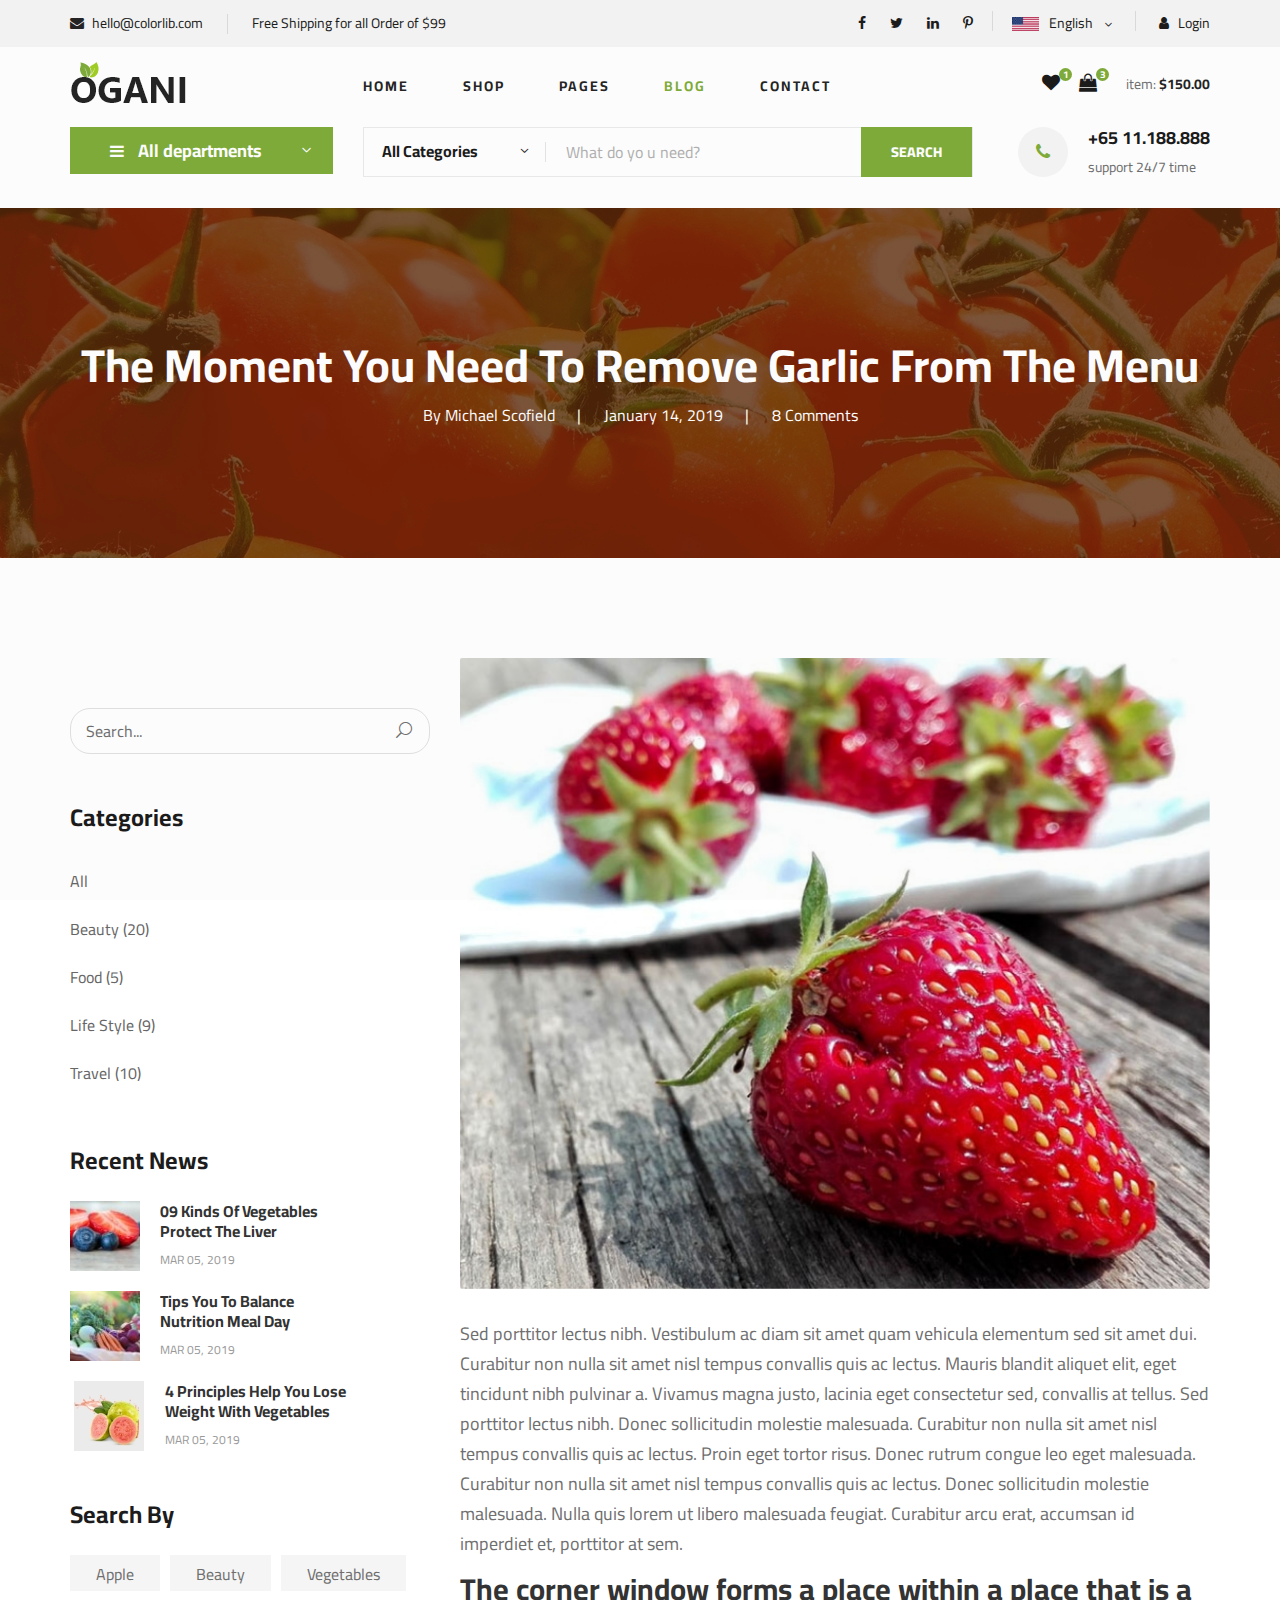
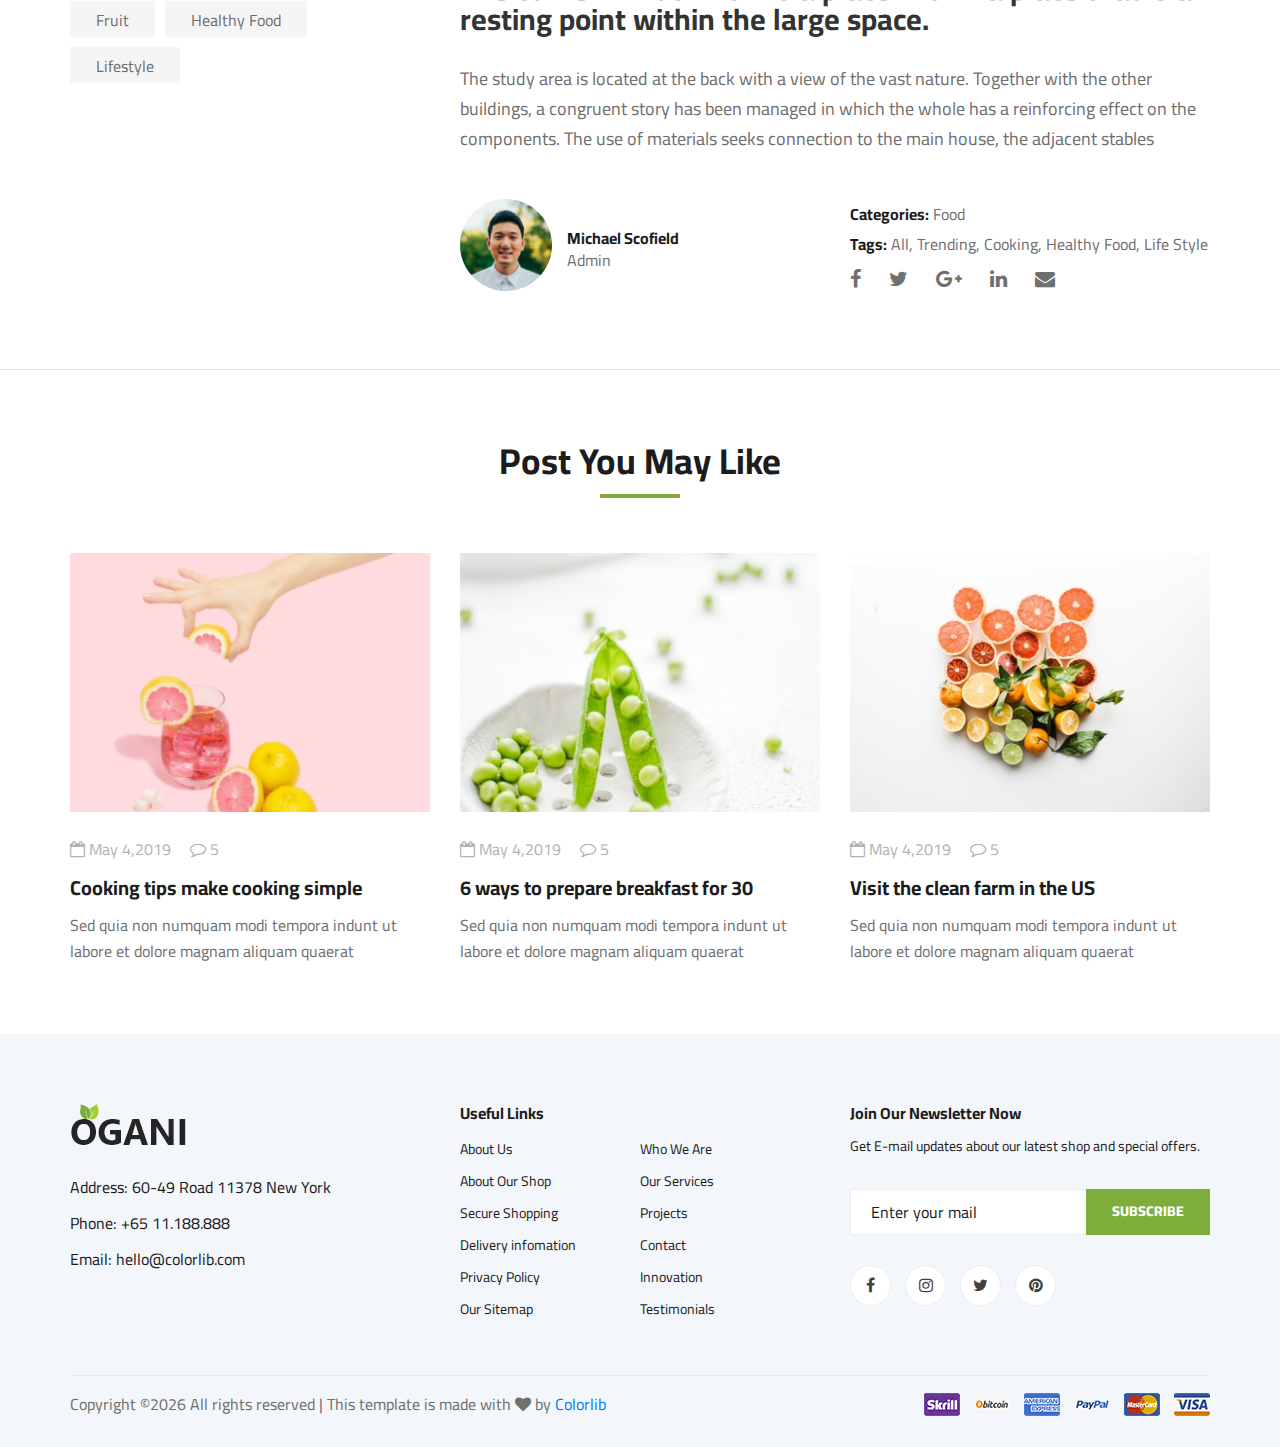
<file: web/blog-details.html>
<!DOCTYPE html>
<html lang="zxx">

<head>
    <meta charset="UTF-8">
    <meta name="description" content="Ogani Template">
    <meta name="keywords" content="Ogani, unica, creative, html">
    <meta name="viewport" content="width=device-width, initial-scale=1.0">
    <meta http-equiv="X-UA-Compatible" content="ie=edge">
    <title>Ogani | Template</title>

    <!-- Google Font -->
    <link href="https://fonts.googleapis.com/css2?family=Cairo:wght@200;300;400;600;900&display=swap" rel="stylesheet">

    <!-- Css Styles -->
    <link rel="stylesheet" href="css/bootstrap.min.css" type="text/css">
    <link rel="stylesheet" href="css/font-awesome.min.css" type="text/css">
    <link rel="stylesheet" href="css/elegant-icons.css" type="text/css">
    <link rel="stylesheet" href="css/nice-select.css" type="text/css">
    <link rel="stylesheet" href="css/jquery-ui.min.css" type="text/css">
    <link rel="stylesheet" href="css/owl.carousel.min.css" type="text/css">
    <link rel="stylesheet" href="css/slicknav.min.css" type="text/css">
    <link rel="stylesheet" href="css/style.css" type="text/css">
</head>

<body>
    <!-- Page Preloder -->
    <div id="preloder">
        <div class="loader"></div>
    </div>

    <!-- Humberger Begin -->
    <div class="humberger__menu__overlay"></div>
    <div class="humberger__menu__wrapper">
        <div class="humberger__menu__logo">
            <a href="#"><img src="img/logo.png" alt=""></a>
        </div>
        <div class="humberger__menu__cart">
            <ul>
                <li><a href="#"><i class="fa fa-heart"></i> <span>1</span></a></li>
                <li><a href="#"><i class="fa fa-shopping-bag"></i> <span>3</span></a></li>
            </ul>
            <div class="header__cart__price">item: <span>$150.00</span></div>
        </div>
        <div class="humberger__menu__widget">
            <div class="header__top__right__language">
                <img src="img/language.png" alt="">
                <div>English</div>
                <span class="arrow_carrot-down"></span>
                <ul>
                    <li><a href="#">Spanis</a></li>
                    <li><a href="#">English</a></li>
                </ul>
            </div>
            <div class="header__top__right__auth">
                <a href="#"><i class="fa fa-user"></i> Login</a>
            </div>
        </div>
        <nav class="humberger__menu__nav mobile-menu">
            <ul>
                <li class="active"><a href="./index.html">Home</a></li>
                <li><a href="./shop-grid.html">Shop</a></li>
                <li><a href="#">Pages</a>
                    <ul class="header__menu__dropdown">
                        <li><a href="./shop-details.html">Shop Details</a></li>
                        <li><a href="./shoping-cart.html">Shoping Cart</a></li>
                        <li><a href="./checkout.html">Check Out</a></li>
                        <li><a href="./blog-details.html">Blog Details</a></li>
                    </ul>
                </li>
                <li><a href="./blog.html">Blog</a></li>
                <li><a href="./contact.html">Contact</a></li>
            </ul>
        </nav>
        <div id="mobile-menu-wrap"></div>
        <div class="header__top__right__social">
            <a href="#"><i class="fa fa-facebook"></i></a>
            <a href="#"><i class="fa fa-twitter"></i></a>
            <a href="#"><i class="fa fa-linkedin"></i></a>
            <a href="#"><i class="fa fa-pinterest-p"></i></a>
        </div>
        <div class="humberger__menu__contact">
            <ul>
                <li><i class="fa fa-envelope"></i> hello@colorlib.com</li>
                <li>Free Shipping for all Order of $99</li>
            </ul>
        </div>
    </div>
    <!-- Humberger End -->

    <!-- Header Section Begin -->
    <header class="header">
        <div class="header__top">
            <div class="container">
                <div class="row">
                    <div class="col-lg-6">
                        <div class="header__top__left">
                            <ul>
                                <li><i class="fa fa-envelope"></i> hello@colorlib.com</li>
                                <li>Free Shipping for all Order of $99</li>
                            </ul>
                        </div>
                    </div>
                    <div class="col-lg-6">
                        <div class="header__top__right">
                            <div class="header__top__right__social">
                                <a href="#"><i class="fa fa-facebook"></i></a>
                                <a href="#"><i class="fa fa-twitter"></i></a>
                                <a href="#"><i class="fa fa-linkedin"></i></a>
                                <a href="#"><i class="fa fa-pinterest-p"></i></a>
                            </div>
                            <div class="header__top__right__language">
                                <img src="img/language.png" alt="">
                                <div>English</div>
                                <span class="arrow_carrot-down"></span>
                                <ul>
                                    <li><a href="#">Spanis</a></li>
                                    <li><a href="#">English</a></li>
                                </ul>
                            </div>
                            <div class="header__top__right__auth">
                                <a href="#"><i class="fa fa-user"></i> Login</a>
                            </div>
                        </div>
                    </div>
                </div>
            </div>
        </div>
        <div class="container">
            <div class="row">
                <div class="col-lg-3">
                    <div class="header__logo">
                        <a href="./index.html"><img src="img/logo.png" alt=""></a>
                    </div>
                </div>
                <div class="col-lg-6">
                    <nav class="header__menu">
                        <ul>
                            <li><a href="./index.html">Home</a></li>
                            <li><a href="./shop-grid.html">Shop</a></li>
                            <li><a href="#">Pages</a>
                                <ul class="header__menu__dropdown">
                                    <li><a href="./shop-details.html">Shop Details</a></li>
                                    <li><a href="./shoping-cart.html">Shoping Cart</a></li>
                                    <li><a href="./checkout.html">Check Out</a></li>
                                    <li><a href="./blog-details.html">Blog Details</a></li>
                                </ul>
                            </li>
                            <li class="active"><a href="./blog.html">Blog</a></li>
                            <li><a href="./contact.html">Contact</a></li>
                        </ul>
                    </nav>
                </div>
                <div class="col-lg-3">
                    <div class="header__cart">
                        <ul>
                            <li><a href="#"><i class="fa fa-heart"></i> <span>1</span></a></li>
                            <li><a href="#"><i class="fa fa-shopping-bag"></i> <span>3</span></a></li>
                        </ul>
                        <div class="header__cart__price">item: <span>$150.00</span></div>
                    </div>
                </div>
            </div>
            <div class="humberger__open">
                <i class="fa fa-bars"></i>
            </div>
        </div>
    </header>
    <!-- Header Section End -->

    <!-- Hero Section Begin -->
    <section class="hero hero-normal">
        <div class="container">
            <div class="row">
                <div class="col-lg-3">
                    <div class="hero__categories">
                        <div class="hero__categories__all">
                            <i class="fa fa-bars"></i>
                            <span>All departments</span>
                        </div>
                        <ul>
                            <li><a href="#">Fresh Meat</a></li>
                            <li><a href="#">Vegetables</a></li>
                            <li><a href="#">Fruit & Nut Gifts</a></li>
                            <li><a href="#">Fresh Berries</a></li>
                            <li><a href="#">Ocean Foods</a></li>
                            <li><a href="#">Butter & Eggs</a></li>
                            <li><a href="#">Fastfood</a></li>
                            <li><a href="#">Fresh Onion</a></li>
                            <li><a href="#">Papayaya & Crisps</a></li>
                            <li><a href="#">Oatmeal</a></li>
                            <li><a href="#">Fresh Bananas</a></li>
                        </ul>
                    </div>
                </div>
                <div class="col-lg-9">
                    <div class="hero__search">
                        <div class="hero__search__form">
                            <form action="#">
                                <div class="hero__search__categories">
                                    All Categories
                                    <span class="arrow_carrot-down"></span>
                                </div>
                                <input type="text" placeholder="What do yo u need?">
                                <button type="submit" class="site-btn">SEARCH</button>
                            </form>
                        </div>
                        <div class="hero__search__phone">
                            <div class="hero__search__phone__icon">
                                <i class="fa fa-phone"></i>
                            </div>
                            <div class="hero__search__phone__text">
                                <h5>+65 11.188.888</h5>
                                <span>support 24/7 time</span>
                            </div>
                        </div>
                    </div>
                </div>
            </div>
        </div>
    </section>
    <!-- Hero Section End -->

    <!-- Blog Details Hero Begin -->
    <section class="blog-details-hero set-bg" data-setbg="img/blog/details/details-hero.jpg">
        <div class="container">
            <div class="row">
                <div class="col-lg-12">
                    <div class="blog__details__hero__text">
                        <h2>The Moment You Need To Remove Garlic From The Menu</h2>
                        <ul>
                            <li>By Michael Scofield</li>
                            <li>January 14, 2019</li>
                            <li>8 Comments</li>
                        </ul>
                    </div>
                </div>
            </div>
        </div>
    </section>
    <!-- Blog Details Hero End -->

    <!-- Blog Details Section Begin -->
    <section class="blog-details spad">
        <div class="container">
            <div class="row">
                <div class="col-lg-4 col-md-5 order-md-1 order-2">
                    <div class="blog__sidebar">
                        <div class="blog__sidebar__search">
                            <form action="#">
                                <input type="text" placeholder="Search...">
                                <button type="submit"><span class="icon_search"></span></button>
                            </form>
                        </div>
                        <div class="blog__sidebar__item">
                            <h4>Categories</h4>
                            <ul>
                                <li><a href="#">All</a></li>
                                <li><a href="#">Beauty (20)</a></li>
                                <li><a href="#">Food (5)</a></li>
                                <li><a href="#">Life Style (9)</a></li>
                                <li><a href="#">Travel (10)</a></li>
                            </ul>
                        </div>
                        <div class="blog__sidebar__item">
                            <h4>Recent News</h4>
                            <div class="blog__sidebar__recent">
                                <a href="#" class="blog__sidebar__recent__item">
                                    <div class="blog__sidebar__recent__item__pic">
                                        <img src="img/blog/sidebar/sr-1.jpg" alt="">
                                    </div>
                                    <div class="blog__sidebar__recent__item__text">
                                        <h6>09 Kinds Of Vegetables<br /> Protect The Liver</h6>
                                        <span>MAR 05, 2019</span>
                                    </div>
                                </a>
                                <a href="#" class="blog__sidebar__recent__item">
                                    <div class="blog__sidebar__recent__item__pic">
                                        <img src="img/blog/sidebar/sr-2.jpg" alt="">
                                    </div>
                                    <div class="blog__sidebar__recent__item__text">
                                        <h6>Tips You To Balance<br /> Nutrition Meal Day</h6>
                                        <span>MAR 05, 2019</span>
                                    </div>
                                </a>
                                <a href="#" class="blog__sidebar__recent__item">
                                    <div class="blog__sidebar__recent__item__pic">
                                        <img src="img/blog/sidebar/sr-3.jpg" alt="">
                                    </div>
                                    <div class="blog__sidebar__recent__item__text">
                                        <h6>4 Principles Help You Lose <br />Weight With Vegetables</h6>
                                        <span>MAR 05, 2019</span>
                                    </div>
                                </a>
                            </div>
                        </div>
                        <div class="blog__sidebar__item">
                            <h4>Search By</h4>
                            <div class="blog__sidebar__item__tags">
                                <a href="#">Apple</a>
                                <a href="#">Beauty</a>
                                <a href="#">Vegetables</a>
                                <a href="#">Fruit</a>
                                <a href="#">Healthy Food</a>
                                <a href="#">Lifestyle</a>
                            </div>
                        </div>
                    </div>
                </div>
                <div class="col-lg-8 col-md-7 order-md-1 order-1">
                    <div class="blog__details__text">
                        <img src="img/blog/details/details-pic.jpg" alt="">
                        <p>Sed porttitor lectus nibh. Vestibulum ac diam sit amet quam vehicula elementum sed sit amet
                            dui. Curabitur non nulla sit amet nisl tempus convallis quis ac lectus. Mauris blandit
                            aliquet elit, eget tincidunt nibh pulvinar a. Vivamus magna justo, lacinia eget consectetur
                            sed, convallis at tellus. Sed porttitor lectus nibh. Donec sollicitudin molestie malesuada.
                            Curabitur non nulla sit amet nisl tempus convallis quis ac lectus. Proin eget tortor risus.
                            Donec rutrum congue leo eget malesuada. Curabitur non nulla sit amet nisl tempus convallis
                            quis ac lectus. Donec sollicitudin molestie malesuada. Nulla quis lorem ut libero malesuada
                            feugiat. Curabitur arcu erat, accumsan id imperdiet et, porttitor at sem.</p>
                        <h3>The corner window forms a place within a place that is a resting point within the large
                            space.</h3>
                        <p>The study area is located at the back with a view of the vast nature. Together with the other
                            buildings, a congruent story has been managed in which the whole has a reinforcing effect on
                            the components. The use of materials seeks connection to the main house, the adjacent
                            stables</p>
                    </div>
                    <div class="blog__details__content">
                        <div class="row">
                            <div class="col-lg-6">
                                <div class="blog__details__author">
                                    <div class="blog__details__author__pic">
                                        <img src="img/blog/details/details-author.jpg" alt="">
                                    </div>
                                    <div class="blog__details__author__text">
                                        <h6>Michael Scofield</h6>
                                        <span>Admin</span>
                                    </div>
                                </div>
                            </div>
                            <div class="col-lg-6">
                                <div class="blog__details__widget">
                                    <ul>
                                        <li><span>Categories:</span> Food</li>
                                        <li><span>Tags:</span> All, Trending, Cooking, Healthy Food, Life Style</li>
                                    </ul>
                                    <div class="blog__details__social">
                                        <a href="#"><i class="fa fa-facebook"></i></a>
                                        <a href="#"><i class="fa fa-twitter"></i></a>
                                        <a href="#"><i class="fa fa-google-plus"></i></a>
                                        <a href="#"><i class="fa fa-linkedin"></i></a>
                                        <a href="#"><i class="fa fa-envelope"></i></a>
                                    </div>
                                </div>
                            </div>
                        </div>
                    </div>
                </div>
            </div>
        </div>
    </section>
    <!-- Blog Details Section End -->

    <!-- Related Blog Section Begin -->
    <section class="related-blog spad">
        <div class="container">
            <div class="row">
                <div class="col-lg-12">
                    <div class="section-title related-blog-title">
                        <h2>Post You May Like</h2>
                    </div>
                </div>
            </div>
            <div class="row">
                <div class="col-lg-4 col-md-4 col-sm-6">
                    <div class="blog__item">
                        <div class="blog__item__pic">
                            <img src="img/blog/blog-1.jpg" alt="">
                        </div>
                        <div class="blog__item__text">
                            <ul>
                                <li><i class="fa fa-calendar-o"></i> May 4,2019</li>
                                <li><i class="fa fa-comment-o"></i> 5</li>
                            </ul>
                            <h5><a href="#">Cooking tips make cooking simple</a></h5>
                            <p>Sed quia non numquam modi tempora indunt ut labore et dolore magnam aliquam quaerat </p>
                        </div>
                    </div>
                </div>
                <div class="col-lg-4 col-md-4 col-sm-6">
                    <div class="blog__item">
                        <div class="blog__item__pic">
                            <img src="img/blog/blog-2.jpg" alt="">
                        </div>
                        <div class="blog__item__text">
                            <ul>
                                <li><i class="fa fa-calendar-o"></i> May 4,2019</li>
                                <li><i class="fa fa-comment-o"></i> 5</li>
                            </ul>
                            <h5><a href="#">6 ways to prepare breakfast for 30</a></h5>
                            <p>Sed quia non numquam modi tempora indunt ut labore et dolore magnam aliquam quaerat </p>
                        </div>
                    </div>
                </div>
                <div class="col-lg-4 col-md-4 col-sm-6">
                    <div class="blog__item">
                        <div class="blog__item__pic">
                            <img src="img/blog/blog-3.jpg" alt="">
                        </div>
                        <div class="blog__item__text">
                            <ul>
                                <li><i class="fa fa-calendar-o"></i> May 4,2019</li>
                                <li><i class="fa fa-comment-o"></i> 5</li>
                            </ul>
                            <h5><a href="#">Visit the clean farm in the US</a></h5>
                            <p>Sed quia non numquam modi tempora indunt ut labore et dolore magnam aliquam quaerat </p>
                        </div>
                    </div>
                </div>
            </div>
        </div>
    </section>
    <!-- Related Blog Section End -->

    <!-- Footer Section Begin -->
    <footer class="footer spad">
        <div class="container">
            <div class="row">
                <div class="col-lg-3 col-md-6 col-sm-6">
                    <div class="footer__about">
                        <div class="footer__about__logo">
                            <a href="./index.html"><img src="img/logo.png" alt=""></a>
                        </div>
                        <ul>
                            <li>Address: 60-49 Road 11378 New York</li>
                            <li>Phone: +65 11.188.888</li>
                            <li>Email: hello@colorlib.com</li>
                        </ul>
                    </div>
                </div>
                <div class="col-lg-4 col-md-6 col-sm-6 offset-lg-1">
                    <div class="footer__widget">
                        <h6>Useful Links</h6>
                        <ul>
                            <li><a href="#">About Us</a></li>
                            <li><a href="#">About Our Shop</a></li>
                            <li><a href="#">Secure Shopping</a></li>
                            <li><a href="#">Delivery infomation</a></li>
                            <li><a href="#">Privacy Policy</a></li>
                            <li><a href="#">Our Sitemap</a></li>
                        </ul>
                        <ul>
                            <li><a href="#">Who We Are</a></li>
                            <li><a href="#">Our Services</a></li>
                            <li><a href="#">Projects</a></li>
                            <li><a href="#">Contact</a></li>
                            <li><a href="#">Innovation</a></li>
                            <li><a href="#">Testimonials</a></li>
                        </ul>
                    </div>
                </div>
                <div class="col-lg-4 col-md-12">
                    <div class="footer__widget">
                        <h6>Join Our Newsletter Now</h6>
                        <p>Get E-mail updates about our latest shop and special offers.</p>
                        <form action="#">
                            <input type="text" placeholder="Enter your mail">
                            <button type="submit" class="site-btn">Subscribe</button>
                        </form>
                        <div class="footer__widget__social">
                            <a href="#"><i class="fa fa-facebook"></i></a>
                            <a href="#"><i class="fa fa-instagram"></i></a>
                            <a href="#"><i class="fa fa-twitter"></i></a>
                            <a href="#"><i class="fa fa-pinterest"></i></a>
                        </div>
                    </div>
                </div>
            </div>
            <div class="row">
                <div class="col-lg-12">
                    <div class="footer__copyright">
                        <div class="footer__copyright__text"><p><!-- Link back to Colorlib can't be removed. Template is licensed under CC BY 3.0. -->
  Copyright &copy;<script>document.write(new Date().getFullYear());</script> All rights reserved | This template is made with <i class="fa fa-heart" aria-hidden="true"></i> by <a href="https://colorlib.com" target="_blank">Colorlib</a>
  <!-- Link back to Colorlib can't be removed. Template is licensed under CC BY 3.0. --></p></div>
                        <div class="footer__copyright__payment"><img src="img/payment-item.png" alt=""></div>
                    </div>
                </div>
            </div>
        </div>
    </footer>
    <!-- Footer Section End -->

    <!-- Js Plugins -->
    <script src="js/jquery-3.3.1.min.js"></script>
    <script src="js/bootstrap.min.js"></script>
    <script src="js/jquery.nice-select.min.js"></script>
    <script src="js/jquery-ui.min.js"></script>
    <script src="js/jquery.slicknav.js"></script>
    <script src="js/mixitup.min.js"></script>
    <script src="js/owl.carousel.min.js"></script>
    <script src="js/main.js"></script>



</body>

</html>
</file>
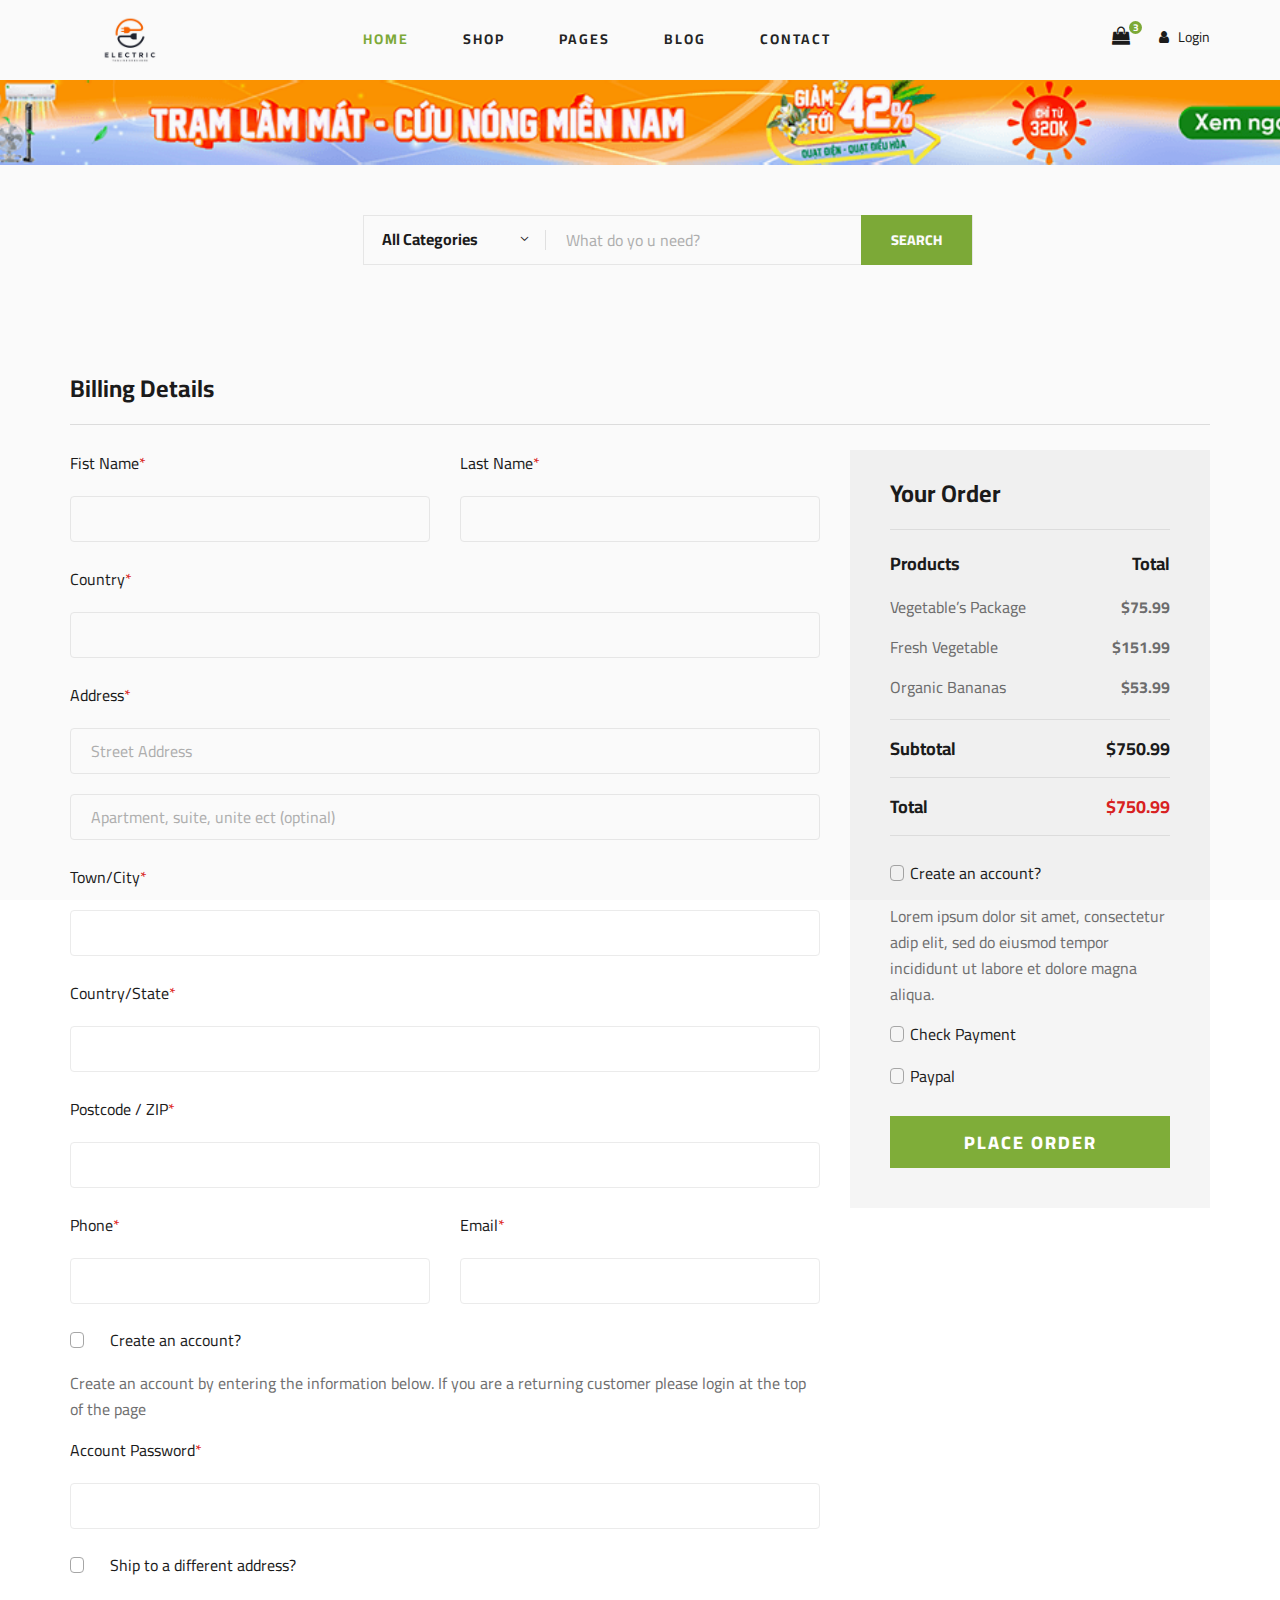
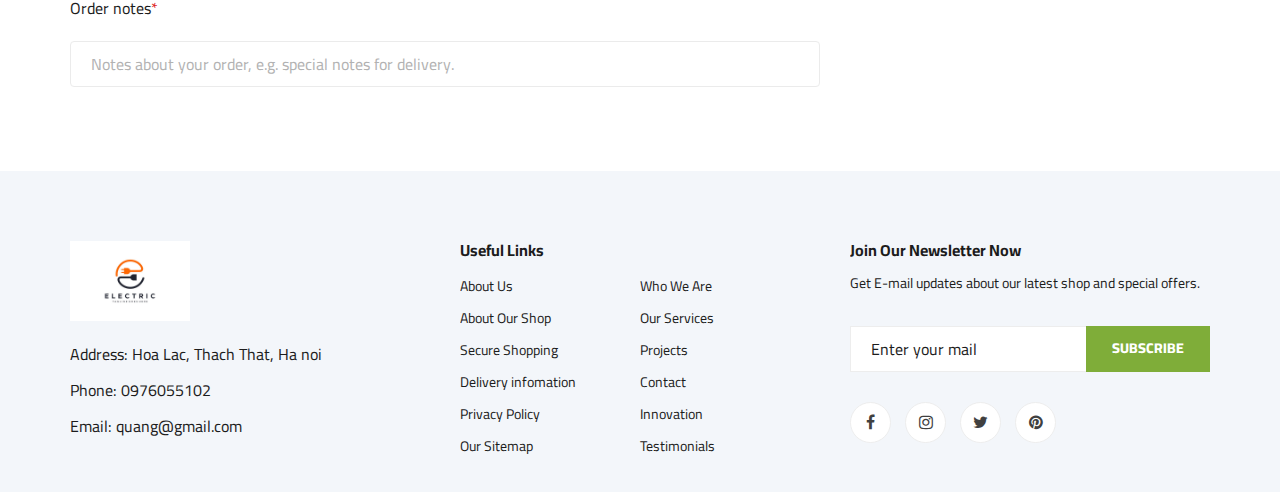
<file: web/checkout.html>
<!DOCTYPE html>
<html lang="zxx">

<head>
    <meta charset="UTF-8">
    <meta name="description" content="Ogani Template">
    <meta name="keywords" content="Ogani, unica, creative, html">
    <meta name="viewport" content="width=device-width, initial-scale=1.0">
    <meta http-equiv="X-UA-Compatible" content="ie=edge">
    <title>Ogani | Template</title>

    <!-- Google Font -->
    <link href="https://fonts.googleapis.com/css2?family=Cairo:wght@200;300;400;600;900&display=swap" rel="stylesheet">

    <!-- Css Styles -->
    <link rel="stylesheet" href="css/bootstrap.min.css" type="text/css">
    <link rel="stylesheet" href="css/font-awesome.min.css" type="text/css">
    <link rel="stylesheet" href="css/elegant-icons.css" type="text/css">
    <link rel="stylesheet" href="css/nice-select.css" type="text/css">
    <link rel="stylesheet" href="css/jquery-ui.min.css" type="text/css">
    <link rel="stylesheet" href="css/owl.carousel.min.css" type="text/css">
    <link rel="stylesheet" href="css/slicknav.min.css" type="text/css">
    <link rel="stylesheet" href="css/style.css" type="text/css">
</head>

<body>
    <!-- Page Preloder -->
    <div id="preloder">
        <div class="loader"></div>
    </div>

   <!-- Header Section Begin -->
        <header class="header">
            <div class="container">
                <div class="row">
                    <div class="col-lg-3">
                        <div class="header__logo" style='padding: 0px'>
                            <a href="./index.html"><img style="height: 80px" src="img/logo.jpg" alt=""></a>
                        </div>
                    </div>
                    <div class="col-lg-6">
                        <nav class="header__menu">
                            <ul>
                                <li class="active"><a href="./index.html">Home</a></li>
                                <li><a href="./shop-grid.html">Shop</a></li>
                                <li><a href="#">Pages</a>
                                    <ul class="header__menu__dropdown">
                                        <li><a href="./shop-details.html">Shop Details</a></li>
                                        <li><a href="./shoping-cart.html">Shoping Cart</a></li>
                                        <li><a href="./checkout.html">Check Out</a></li>
                                        <li><a href="./blog-details.html">Blog Details</a></li>
                                    </ul>
                                </li>
                                <li><a href="#">Blog</a></li>
                                <li><a href="#">Contact</a></li>
                            </ul>
                        </nav>
                    </div>
                    <div class="col-lg-3">
                        <div class="header__cart">
                            <ul>
                                <!--<li><a href="#"><i class="fa fa-heart"></i> <span>1</span></a></li>-->
                                <li><a href="#"><i class="fa fa-shopping-bag"></i> <span>3</span></a></li>
                            </ul>
                            <div class="header__top__right__auth">
                                <a href="#"><i class="fa fa-user"></i> Login</a>
                            </div>
                        </div>

                    </div>
                </div>
                <div class="humberger__open">
                    <i class="fa fa-bars"></i>
                </div>
            </div>
        </header>
        <!-- Header Section End -->

        <!-- Breadcrumb Section Begin (Quang cao) -->
       <section class="breadcrumb-section set-bg" data-setbg="img/breadcrumb.png" style="margin-bottom: 50px">
        </section>    
        <!-- comment -->

        <!-- Hero Section Begin -->
        <section class="hero hero-normal">
            <div class="container">
                <div class="row">
                    <div class="col-lg-3">

                    </div>
                    <div class="col-lg-9">
                        <div class="hero__search">
                            <div class="hero__search__form">
                                <form action="#">
                                    <div class="hero__search__categories">
                                        All Categories
                                        <span class="arrow_carrot-down"></span>
                                    </div>
                                    <input type="text" placeholder="What do yo u need?">
                                    <button type="submit" class="site-btn">SEARCH</button>
                                </form>
                            </div>
                        </div>
                    </div>
                </div>
            </div>
        </section>
        <!-- Hero Section End -->

    <!-- Breadcrumb Section Begin -->
    <!-- Breadcrumb Section End -->

    <!-- Checkout Section Begin -->
    <section class="checkout spad">
        <div class="container">
            <div class="checkout__form">
                <h4>Billing Details</h4>
                <form action="#">
                    <div class="row">
                        <div class="col-lg-8 col-md-6">
                            <div class="row">
                                <div class="col-lg-6">
                                    <div class="checkout__input">
                                        <p>Fist Name<span>*</span></p>
                                        <input type="text">
                                    </div>
                                </div>
                                <div class="col-lg-6">
                                    <div class="checkout__input">
                                        <p>Last Name<span>*</span></p>
                                        <input type="text">
                                    </div>
                                </div>
                            </div>
                            <div class="checkout__input">
                                <p>Country<span>*</span></p>
                                <input type="text">
                            </div>
                            <div class="checkout__input">
                                <p>Address<span>*</span></p>
                                <input type="text" placeholder="Street Address" class="checkout__input__add">
                                <input type="text" placeholder="Apartment, suite, unite ect (optinal)">
                            </div>
                            <div class="checkout__input">
                                <p>Town/City<span>*</span></p>
                                <input type="text">
                            </div>
                            <div class="checkout__input">
                                <p>Country/State<span>*</span></p>
                                <input type="text">
                            </div>
                            <div class="checkout__input">
                                <p>Postcode / ZIP<span>*</span></p>
                                <input type="text">
                            </div>
                            <div class="row">
                                <div class="col-lg-6">
                                    <div class="checkout__input">
                                        <p>Phone<span>*</span></p>
                                        <input type="text">
                                    </div>
                                </div>
                                <div class="col-lg-6">
                                    <div class="checkout__input">
                                        <p>Email<span>*</span></p>
                                        <input type="text">
                                    </div>
                                </div>
                            </div>
                            <div class="checkout__input__checkbox">
                                <label for="acc">
                                    Create an account?
                                    <input type="checkbox" id="acc">
                                    <span class="checkmark"></span>
                                </label>
                            </div>
                            <p>Create an account by entering the information below. If you are a returning customer
                                please login at the top of the page</p>
                            <div class="checkout__input">
                                <p>Account Password<span>*</span></p>
                                <input type="text">
                            </div>
                            <div class="checkout__input__checkbox">
                                <label for="diff-acc">
                                    Ship to a different address?
                                    <input type="checkbox" id="diff-acc">
                                    <span class="checkmark"></span>
                                </label>
                            </div>
                            <div class="checkout__input">
                                <p>Order notes<span>*</span></p>
                                <input type="text"
                                    placeholder="Notes about your order, e.g. special notes for delivery.">
                            </div>
                        </div>
                        <div class="col-lg-4 col-md-6">
                            <div class="checkout__order">
                                <h4>Your Order</h4>
                                <div class="checkout__order__products">Products <span>Total</span></div>
                                <ul>
                                    <li>Vegetable’s Package <span>$75.99</span></li>
                                    <li>Fresh Vegetable <span>$151.99</span></li>
                                    <li>Organic Bananas <span>$53.99</span></li>
                                </ul>
                                <div class="checkout__order__subtotal">Subtotal <span>$750.99</span></div>
                                <div class="checkout__order__total">Total <span>$750.99</span></div>
                                <div class="checkout__input__checkbox">
                                    <label for="acc-or">
                                        Create an account?
                                        <input type="checkbox" id="acc-or">
                                        <span class="checkmark"></span>
                                    </label>
                                </div>
                                <p>Lorem ipsum dolor sit amet, consectetur adip elit, sed do eiusmod tempor incididunt
                                    ut labore et dolore magna aliqua.</p>
                                <div class="checkout__input__checkbox">
                                    <label for="payment">
                                        Check Payment
                                        <input type="checkbox" id="payment">
                                        <span class="checkmark"></span>
                                    </label>
                                </div>
                                <div class="checkout__input__checkbox">
                                    <label for="paypal">
                                        Paypal
                                        <input type="checkbox" id="paypal">
                                        <span class="checkmark"></span>
                                    </label>
                                </div>
                                <button type="submit" class="site-btn">PLACE ORDER</button>
                            </div>
                        </div>
                    </div>
                </form>
            </div>
        </div>
    </section>
    <!-- Checkout Section End -->

   <!-- Footer Section Begin -->
        <footer class="footer spad">
            <div class="container">
                <div class="row">
                    <div class="col-lg-3 col-md-6 col-sm-6">
                        <div class="footer__about">
                            <div class="footer__about__logo">
                                <a href="./index.html"><img style="height: 80px" src="img/logo.jpg" alt=""></a>
                            </div>
                            <ul>
                                <li>Address: Hoa Lac, Thach That, Ha noi</li>
                                <li>Phone: 0976055102</li>
                                <li>Email: quang@gmail.com</li>
                            </ul>
                        </div>
                    </div>
                    <div class="col-lg-4 col-md-6 col-sm-6 offset-lg-1">
                        <div class="footer__widget">
                            <h6>Useful Links</h6>
                            <ul>
                                <li><a href="#">About Us</a></li>
                                <li><a href="#">About Our Shop</a></li>
                                <li><a href="#">Secure Shopping</a></li>
                                <li><a href="#">Delivery infomation</a></li>
                                <li><a href="#">Privacy Policy</a></li>
                                <li><a href="#">Our Sitemap</a></li>
                            </ul>
                            <ul>
                                <li><a href="#">Who We Are</a></li>
                                <li><a href="#">Our Services</a></li>
                                <li><a href="#">Projects</a></li>
                                <li><a href="#">Contact</a></li>
                                <li><a href="#">Innovation</a></li>
                                <li><a href="#">Testimonials</a></li>
                            </ul>
                        </div>
                    </div>
                    <div class="col-lg-4 col-md-12">
                        <div class="footer__widget">
                            <h6>Join Our Newsletter Now</h6>
                            <p>Get E-mail updates about our latest shop and special offers.</p>
                            <form action="#">
                                <input type="text" placeholder="Enter your mail">
                                <button type="submit" class="site-btn">Subscribe</button>
                            </form>
                            <div class="footer__widget__social">
                                <a href="#"><i class="fa fa-facebook"></i></a>
                                <a href="#"><i class="fa fa-instagram"></i></a>
                                <a href="#"><i class="fa fa-twitter"></i></a>
                                <a href="#"><i class="fa fa-pinterest"></i></a>
                            </div>
                        </div>
                    </div>
                </div>
            </div>
        </footer>
        <!-- Footer Section End -->

    <!-- Js Plugins -->
    <script src="js/jquery-3.3.1.min.js"></script>
    <script src="js/bootstrap.min.js"></script>
    <script src="js/jquery.nice-select.min.js"></script>
    <script src="js/jquery-ui.min.js"></script>
    <script src="js/jquery.slicknav.js"></script>
    <script src="js/mixitup.min.js"></script>
    <script src="js/owl.carousel.min.js"></script>
    <script src="js/main.js"></script>

 

</body>

</html>
</file>
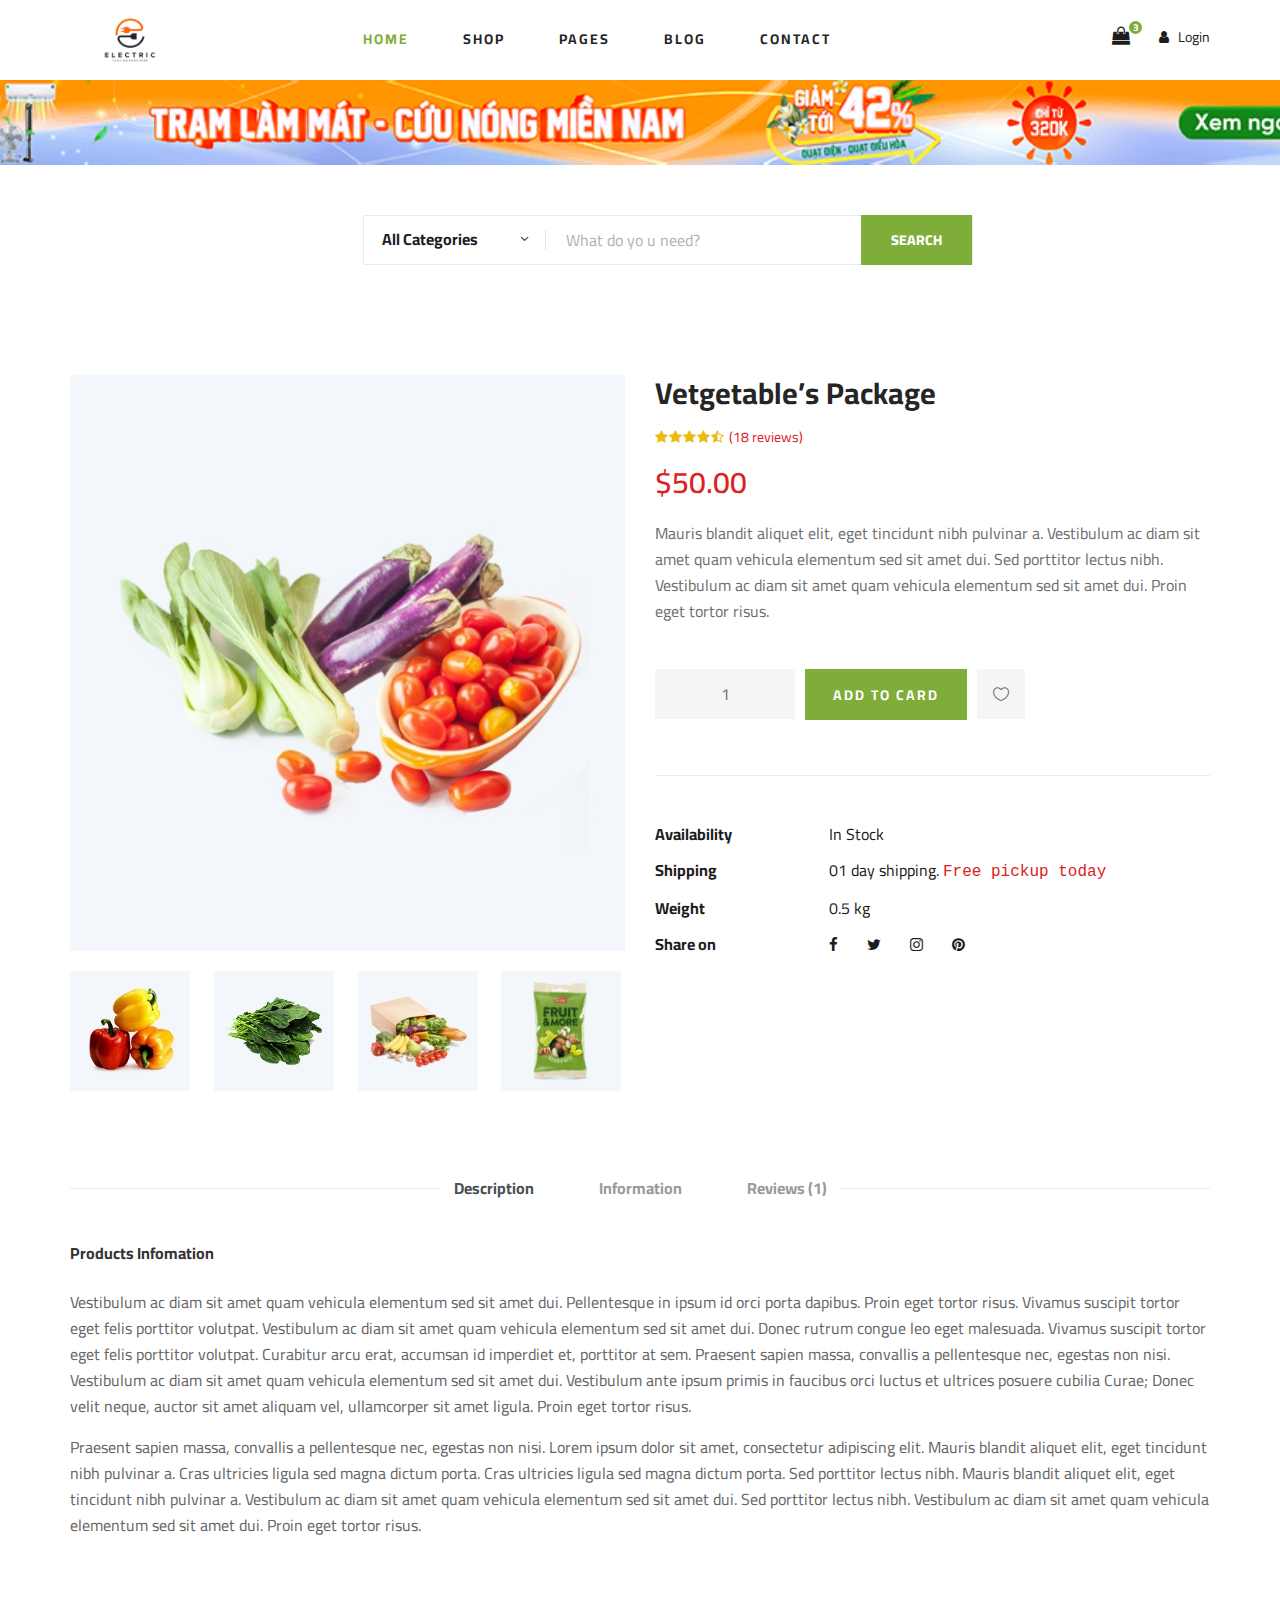
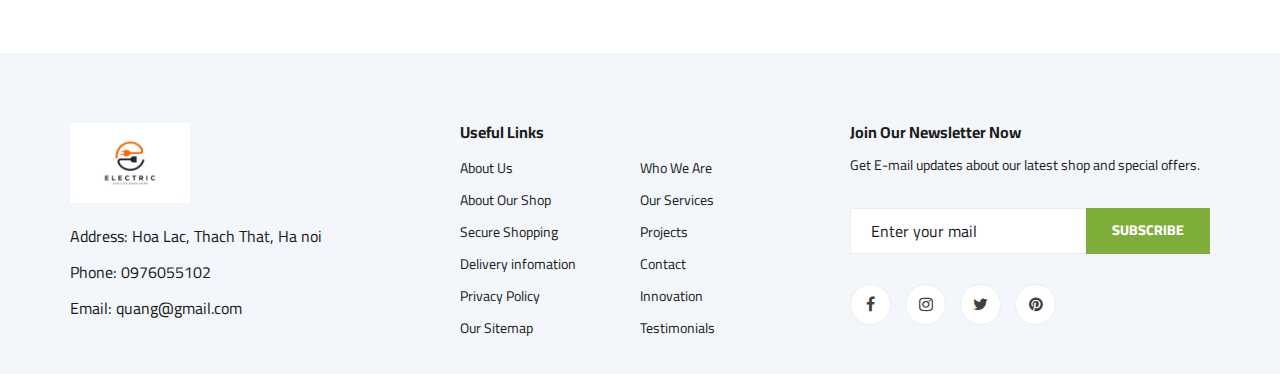
<file: web/shop-details.html>
<!DOCTYPE html>
<html lang="zxx">

<head>
    <meta charset="UTF-8">
    <meta name="description" content="Ogani Template">
    <meta name="keywords" content="Ogani, unica, creative, html">
    <meta name="viewport" content="width=device-width, initial-scale=1.0">
    <meta http-equiv="X-UA-Compatible" content="ie=edge">
    <title>Ogani | Template</title>

    <!-- Google Font -->
    <link href="https://fonts.googleapis.com/css2?family=Cairo:wght@200;300;400;600;900&display=swap" rel="stylesheet">

    <!-- Css Styles -->
    <link rel="stylesheet" href="css/bootstrap.min.css" type="text/css">
    <link rel="stylesheet" href="css/font-awesome.min.css" type="text/css">
    <link rel="stylesheet" href="css/elegant-icons.css" type="text/css">
    <link rel="stylesheet" href="css/nice-select.css" type="text/css">
    <link rel="stylesheet" href="css/jquery-ui.min.css" type="text/css">
    <link rel="stylesheet" href="css/owl.carousel.min.css" type="text/css">
    <link rel="stylesheet" href="css/slicknav.min.css" type="text/css">
    <link rel="stylesheet" href="css/style.css" type="text/css">
</head>

<body>
    <!-- Page Preloder -->
        <div id="preloder">
            <div class="loader"></div>
        </div>

        <!-- Header Section Begin -->
        <header class="header">
            <div class="container">
                <div class="row">
                    <div class="col-lg-3">
                        <div class="header__logo" style='padding: 0px'>
                            <a href="./index.html"><img style="height: 80px" src="img/logo.jpg" alt=""></a>
                        </div>
                    </div>
                    <div class="col-lg-6">
                        <nav class="header__menu">
                            <ul>
                                <li class="active"><a href="./index.html">Home</a></li>
                                <li><a href="./shop-grid.html">Shop</a></li>
                                <li><a href="#">Pages</a>
                                    <ul class="header__menu__dropdown">
                                        <li><a href="./shop-details.html">Shop Details</a></li>
                                        <li><a href="./shoping-cart.html">Shoping Cart</a></li>
                                        <li><a href="./checkout.html">Check Out</a></li>
                                        <li><a href="./blog-details.html">Blog Details</a></li>
                                    </ul>
                                </li>
                                <li><a href="#">Blog</a></li>
                                <li><a href="#">Contact</a></li>
                            </ul>
                        </nav>
                    </div>
                    <div class="col-lg-3">
                        <div class="header__cart">
                            <ul>
                                <!--<li><a href="#"><i class="fa fa-heart"></i> <span>1</span></a></li>-->
                                <li><a href="#"><i class="fa fa-shopping-bag"></i> <span>3</span></a></li>
                            </ul>
                            <div class="header__top__right__auth">
                                <a href="./login.html"><i class="fa fa-user"></i> Login</a>
                            </div>
                        </div>

                    </div>
                </div>
                <div class="humberger__open">
                    <i class="fa fa-bars"></i>
                </div>
            </div>
        </header>
        <!-- Header Section End -->

        <!-- Breadcrumb Section Begin (Quang cao) -->
       <section class="breadcrumb-section set-bg" data-setbg="img/breadcrumb.png" style="margin-bottom: 50px">
        </section>    
        <!-- comment -->

        <!-- Hero Section Begin -->
        <section class="hero hero-normal">
            <div class="container">
                <div class="row">
                    <div class="col-lg-3">

                    </div>
                    <div class="col-lg-9">
                        <div class="hero__search">
                            <div class="hero__search__form">
                                <form action="#">
                                    <div class="hero__search__categories">
                                        All Categories
                                        <span class="arrow_carrot-down"></span>
                                    </div>
                                    <input type="text" placeholder="What do yo u need?">
                                    <button type="submit" class="site-btn">SEARCH</button>
                                </form>
                            </div>
                        </div>
                    </div>
                </div>
            </div>
        </section>
        <!-- Hero Section End -->

    <!-- Product Details Section Begin -->
    <section class="product-details spad">
        <div class="container">
            <div class="row">
                <div class="col-lg-6 col-md-6">
                    <div class="product__details__pic">
                        <div class="product__details__pic__item">
                            <img class="product__details__pic__item--large"
                                src="img/product/details/product-details-1.jpg" alt="">
                        </div>
                        <div class="product__details__pic__slider owl-carousel">
                            <img data-imgbigurl="img/product/details/product-details-2.jpg"
                                src="img/product/details/thumb-1.jpg" alt="">
                            <img data-imgbigurl="img/product/details/product-details-3.jpg"
                                src="img/product/details/thumb-2.jpg" alt="">
                            <img data-imgbigurl="img/product/details/product-details-5.jpg"
                                src="img/product/details/thumb-3.jpg" alt="">
                            <img data-imgbigurl="img/product/details/product-details-4.jpg"
                                src="img/product/details/thumb-4.jpg" alt="">
                        </div>
                    </div>
                </div>
                <div class="col-lg-6 col-md-6">
                    <div class="product__details__text">
                        <h3>Vetgetable’s Package</h3>
                        <div class="product__details__rating">
                            <i class="fa fa-star"></i>
                            <i class="fa fa-star"></i>
                            <i class="fa fa-star"></i>
                            <i class="fa fa-star"></i>
                            <i class="fa fa-star-half-o"></i>
                            <span>(18 reviews)</span>
                        </div>
                        <div class="product__details__price">$50.00</div>
                        <p>Mauris blandit aliquet elit, eget tincidunt nibh pulvinar a. Vestibulum ac diam sit amet quam
                            vehicula elementum sed sit amet dui. Sed porttitor lectus nibh. Vestibulum ac diam sit amet
                            quam vehicula elementum sed sit amet dui. Proin eget tortor risus.</p>
                        <div class="product__details__quantity">
                            <div class="quantity">
                                <div class="pro-qty">
                                    <input type="text" value="1">
                                </div>
                            </div>
                        </div>
                        <a href="./shoping-cart.html" class="primary-btn">ADD TO CARD</a>
                        <a href="#" class="heart-icon"><span class="icon_heart_alt"></span></a>
                        <ul>
                            <li><b>Availability</b> <span>In Stock</span></li>
                            <li><b>Shipping</b> <span>01 day shipping. <samp>Free pickup today</samp></span></li>
                            <li><b>Weight</b> <span>0.5 kg</span></li>
                            <li><b>Share on</b>
                                <div class="share">
                                    <a href="#"><i class="fa fa-facebook"></i></a>
                                    <a href="#"><i class="fa fa-twitter"></i></a>
                                    <a href="#"><i class="fa fa-instagram"></i></a>
                                    <a href="#"><i class="fa fa-pinterest"></i></a>
                                </div>
                            </li>
                        </ul>
                    </div>
                </div>
                <div class="col-lg-12">
                    <div class="product__details__tab">
                        <ul class="nav nav-tabs" role="tablist">
                            <li class="nav-item">
                                <a class="nav-link active" data-toggle="tab" href="#tabs-1" role="tab"
                                    aria-selected="true">Description</a>
                            </li>
                            <li class="nav-item">
                                <a class="nav-link" data-toggle="tab" href="#tabs-2" role="tab"
                                    aria-selected="false">Information</a>
                            </li>
                            <li class="nav-item">
                                <a class="nav-link" data-toggle="tab" href="#tabs-3" role="tab"
                                    aria-selected="false">Reviews <span>(1)</span></a>
                            </li>
                        </ul>
                        <div class="tab-content">
                            <div class="tab-pane active" id="tabs-1" role="tabpanel">
                                <div class="product__details__tab__desc">
                                    <h6>Products Infomation</h6>
                                    <p>Vestibulum ac diam sit amet quam vehicula elementum sed sit amet dui.
                                        Pellentesque in ipsum id orci porta dapibus. Proin eget tortor risus. Vivamus
                                        suscipit tortor eget felis porttitor volutpat. Vestibulum ac diam sit amet quam
                                        vehicula elementum sed sit amet dui. Donec rutrum congue leo eget malesuada.
                                        Vivamus suscipit tortor eget felis porttitor volutpat. Curabitur arcu erat,
                                        accumsan id imperdiet et, porttitor at sem. Praesent sapien massa, convallis a
                                        pellentesque nec, egestas non nisi. Vestibulum ac diam sit amet quam vehicula
                                        elementum sed sit amet dui. Vestibulum ante ipsum primis in faucibus orci luctus
                                        et ultrices posuere cubilia Curae; Donec velit neque, auctor sit amet aliquam
                                        vel, ullamcorper sit amet ligula. Proin eget tortor risus.</p>
                                        <p>Praesent sapien massa, convallis a pellentesque nec, egestas non nisi. Lorem
                                        ipsum dolor sit amet, consectetur adipiscing elit. Mauris blandit aliquet
                                        elit, eget tincidunt nibh pulvinar a. Cras ultricies ligula sed magna dictum
                                        porta. Cras ultricies ligula sed magna dictum porta. Sed porttitor lectus
                                        nibh. Mauris blandit aliquet elit, eget tincidunt nibh pulvinar a.
                                        Vestibulum ac diam sit amet quam vehicula elementum sed sit amet dui. Sed
                                        porttitor lectus nibh. Vestibulum ac diam sit amet quam vehicula elementum
                                        sed sit amet dui. Proin eget tortor risus.</p>
                                </div>
                            </div>
                            <div class="tab-pane" id="tabs-2" role="tabpanel">
                                <div class="product__details__tab__desc">
                                    <h6>Products Infomation</h6>
                                    <p>Vestibulum ac diam sit amet quam vehicula elementum sed sit amet dui.
                                        Pellentesque in ipsum id orci porta dapibus. Proin eget tortor risus.
                                        Vivamus suscipit tortor eget felis porttitor volutpat. Vestibulum ac diam
                                        sit amet quam vehicula elementum sed sit amet dui. Donec rutrum congue leo
                                        eget malesuada. Vivamus suscipit tortor eget felis porttitor volutpat.
                                        Curabitur arcu erat, accumsan id imperdiet et, porttitor at sem. Praesent
                                        sapien massa, convallis a pellentesque nec, egestas non nisi. Vestibulum ac
                                        diam sit amet quam vehicula elementum sed sit amet dui. Vestibulum ante
                                        ipsum primis in faucibus orci luctus et ultrices posuere cubilia Curae;
                                        Donec velit neque, auctor sit amet aliquam vel, ullamcorper sit amet ligula.
                                        Proin eget tortor risus.</p>
                                    <p>Praesent sapien massa, convallis a pellentesque nec, egestas non nisi. Lorem
                                        ipsum dolor sit amet, consectetur adipiscing elit. Mauris blandit aliquet
                                        elit, eget tincidunt nibh pulvinar a. Cras ultricies ligula sed magna dictum
                                        porta. Cras ultricies ligula sed magna dictum porta. Sed porttitor lectus
                                        nibh. Mauris blandit aliquet elit, eget tincidunt nibh pulvinar a.</p>
                                </div>
                            </div>
                            <div class="tab-pane" id="tabs-3" role="tabpanel">
                                <div class="product__details__tab__desc">
                                    <h6>Products Infomation</h6>
                                    <p>Vestibulum ac diam sit amet quam vehicula elementum sed sit amet dui.
                                        Pellentesque in ipsum id orci porta dapibus. Proin eget tortor risus.
                                        Vivamus suscipit tortor eget felis porttitor volutpat. Vestibulum ac diam
                                        sit amet quam vehicula elementum sed sit amet dui. Donec rutrum congue leo
                                        eget malesuada. Vivamus suscipit tortor eget felis porttitor volutpat.
                                        Curabitur arcu erat, accumsan id imperdiet et, porttitor at sem. Praesent
                                        sapien massa, convallis a pellentesque nec, egestas non nisi. Vestibulum ac
                                        diam sit amet quam vehicula elementum sed sit amet dui. Vestibulum ante
                                        ipsum primis in faucibus orci luctus et ultrices posuere cubilia Curae;
                                        Donec velit neque, auctor sit amet aliquam vel, ullamcorper sit amet ligula.
                                        Proin eget tortor risus.</p>
                                </div>
                            </div>
                        </div>
                    </div>
                </div>
            </div>
        </div>
    </section>
    <!-- Product Details Section End -->

    <!-- Footer Section Begin -->
        <footer class="footer spad">
            <div class="container">
                <div class="row">
                    <div class="col-lg-3 col-md-6 col-sm-6">
                        <div class="footer__about">
                            <div class="footer__about__logo">
                                <a href="./index.html"><img style="height: 80px" src="img/logo.jpg" alt=""></a>
                            </div>
                            <ul>
                                <li>Address: Hoa Lac, Thach That, Ha noi</li>
                                <li>Phone: 0976055102</li>
                                <li>Email: quang@gmail.com</li>
                            </ul>
                        </div>
                    </div>
                    <div class="col-lg-4 col-md-6 col-sm-6 offset-lg-1">
                        <div class="footer__widget">
                            <h6>Useful Links</h6>
                            <ul>
                                <li><a href="#">About Us</a></li>
                                <li><a href="#">About Our Shop</a></li>
                                <li><a href="#">Secure Shopping</a></li>
                                <li><a href="#">Delivery infomation</a></li>
                                <li><a href="#">Privacy Policy</a></li>
                                <li><a href="#">Our Sitemap</a></li>
                            </ul>
                            <ul>
                                <li><a href="#">Who We Are</a></li>
                                <li><a href="#">Our Services</a></li>
                                <li><a href="#">Projects</a></li>
                                <li><a href="#">Contact</a></li>
                                <li><a href="#">Innovation</a></li>
                                <li><a href="#">Testimonials</a></li>
                            </ul>
                        </div>
                    </div>
                    <div class="col-lg-4 col-md-12">
                        <div class="footer__widget">
                            <h6>Join Our Newsletter Now</h6>
                            <p>Get E-mail updates about our latest shop and special offers.</p>
                            <form action="#">
                                <input type="text" placeholder="Enter your mail">
                                <button type="submit" class="site-btn">Subscribe</button>
                            </form>
                            <div class="footer__widget__social">
                                <a href="#"><i class="fa fa-facebook"></i></a>
                                <a href="#"><i class="fa fa-instagram"></i></a>
                                <a href="#"><i class="fa fa-twitter"></i></a>
                                <a href="#"><i class="fa fa-pinterest"></i></a>
                            </div>
                        </div>
                    </div>
                </div>
            </div>
        </footer>
        <!-- Footer Section End -->

    <!-- Js Plugins -->
    <script src="js/jquery-3.3.1.min.js"></script>
    <script src="js/bootstrap.min.js"></script>
    <script src="js/jquery.nice-select.min.js"></script>
    <script src="js/jquery-ui.min.js"></script>
    <script src="js/jquery.slicknav.js"></script>
    <script src="js/mixitup.min.js"></script>
    <script src="js/owl.carousel.min.js"></script>
    <script src="js/main.js"></script>


</body>

</html>
</file>
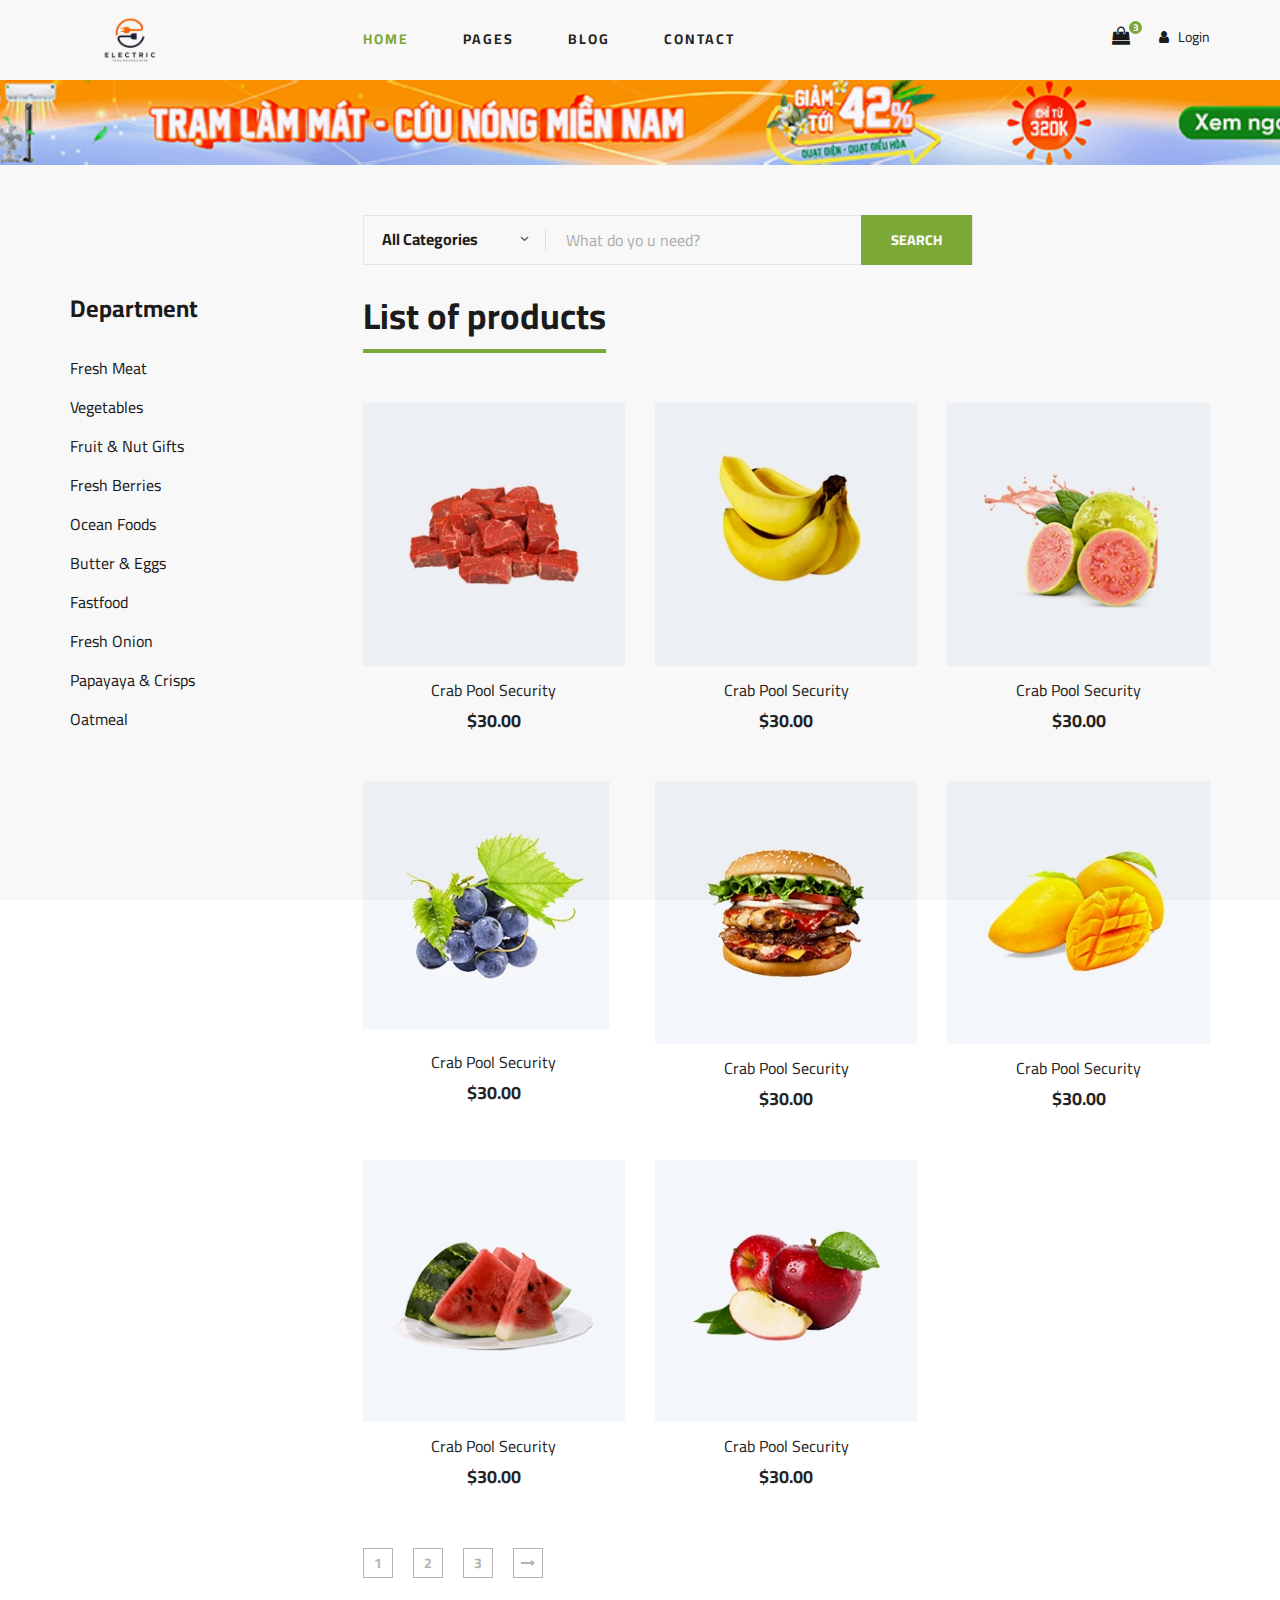
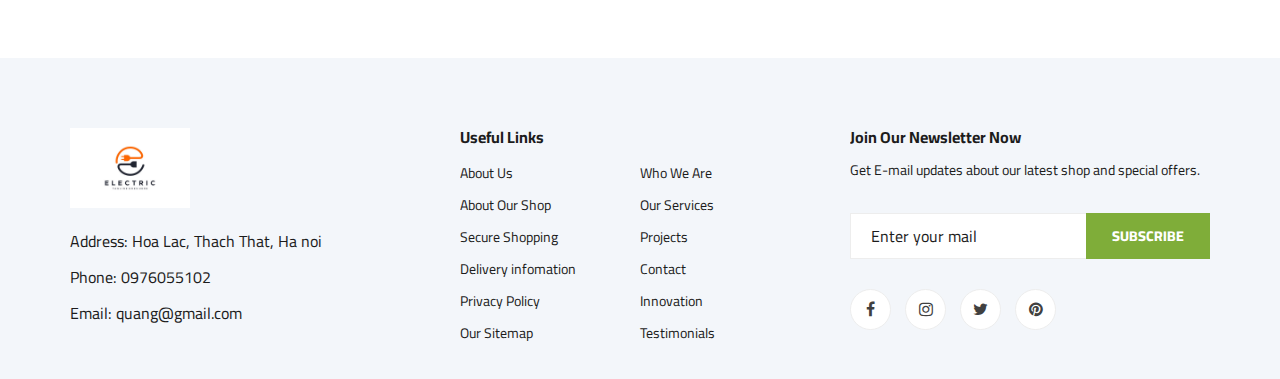
<file: web/shop-grid.html>
<!DOCTYPE html>
<html lang="zxx">

    <head>
        <meta charset="UTF-8">
        <meta name="description" content="Ogani Template">
        <meta name="keywords" content="Ogani, unica, creative, html">
        <meta name="viewport" content="width=device-width, initial-scale=1.0">
        <meta http-equiv="X-UA-Compatible" content="ie=edge">
        <title>Ogani | Template</title>

        <!-- Google Font -->
        <link href="https://fonts.googleapis.com/css2?family=Cairo:wght@200;300;400;600;900&display=swap" rel="stylesheet">

        <!-- Css Styles -->
        <link rel="stylesheet" href="css/bootstrap.min.css" type="text/css">
        <link rel="stylesheet" href="css/font-awesome.min.css" type="text/css">
        <link rel="stylesheet" href="css/elegant-icons.css" type="text/css">
        <link rel="stylesheet" href="css/nice-select.css" type="text/css">
        <link rel="stylesheet" href="css/jquery-ui.min.css" type="text/css">
        <link rel="stylesheet" href="css/owl.carousel.min.css" type="text/css">
        <link rel="stylesheet" href="css/slicknav.min.css" type="text/css">
        <link rel="stylesheet" href="css/style.css" type="text/css">
    </head>

    <body>
        <!-- Page Preloder -->
        <div id="preloder">
            <div class="loader"></div>
        </div>

        <!-- Header Section Begin -->
        <header class="header">
            <div class="container">
                <div class="row">
                    <div class="col-lg-3">
                        <div class="header__logo" style='padding: 0px'>
                            <a href="./index.html"><img style="height: 80px" src="img/logo.jpg" alt=""></a>
                        </div>
                    </div>
                    <div class="col-lg-6">
                        <nav class="header__menu">
                            <ul>
                                <li class="active"><a href="./index.html">Home</a></li>
                                <li><a href="#">Pages</a>
                                    <ul class="header__menu__dropdown">
                                        <li><a href="./shop-details.html">Shop Details</a></li>
                                        <li><a href="./shoping-cart.html">Shoping Cart</a></li>
                                        <li><a href="./checkout.html">Check Out</a></li>
                                        <li><a href="./blog-details.html">Blog Details</a></li>
                                    </ul>
                                </li>
                                <li><a href="#">Blog</a></li>
                                <li><a href="#">Contact</a></li>
                            </ul>
                        </nav>
                    </div>
                    <div class="col-lg-3">
                        <div class="header__cart">
                            <ul>
                                <!--<li><a href="#"><i class="fa fa-heart"></i> <span>1</span></a></li>-->
                                <li><a href="#"><i class="fa fa-shopping-bag"></i> <span>3</span></a></li>
                            </ul>
                            <div class="header__top__right__auth">
                                <a href="./login.html"><i class="fa fa-user"></i> Login</a>
                            </div>
                        </div>

                    </div>
                </div>
                <div class="humberger__open">
                    <i class="fa fa-bars"></i>
                </div>
            </div>
        </header>
        <!-- Header Section End -->

        <!-- Breadcrumb Section Begin (Quang cao) -->
       <section class="breadcrumb-section set-bg" data-setbg="img/breadcrumb.png" style="margin-bottom: 50px">
        </section> 
        <!-- comment -->

        <!-- Hero Section Begin -->
        <section class="hero hero-normal">
            <div class="container">
                <div class="row">
                    <div class="col-lg-3">

                    </div>
                    <div class="col-lg-9">
                        <div class="hero__search">
                            <div class="hero__search__form">
                                <form action="#">
                                    <div class="hero__search__categories">
                                        All Categories
                                        <span class="arrow_carrot-down"></span>
                                    </div>
                                    <input type="text" placeholder="What do yo u need?">
                                    <button type="submit" class="site-btn">SEARCH</button>
                                </form>
                            </div>
                        </div>
                    </div>
                </div>
            </div>
        </section>
        <!-- Hero Section End -->


        <!-- Breadcrumb Section End -->

        <!-- Product Section Begin -->
        <section class="product spad" style="padding-top: 0px !important">
            <div class="container">
                <div class="row">
                    <div class="col-lg-3 col-md-5">
                        <div class="sidebar">
                            <div class="sidebar__item">
                                <h4>Department</h4>
                                <ul>
                                    <li><a href="#">Fresh Meat</a></li>
                                    <li><a href="#">Vegetables</a></li>
                                    <li><a href="#">Fruit & Nut Gifts</a></li>
                                    <li><a href="#">Fresh Berries</a></li>
                                    <li><a href="#">Ocean Foods</a></li>
                                    <li><a href="#">Butter & Eggs</a></li>
                                    <li><a href="#">Fastfood</a></li>
                                    <li><a href="#">Fresh Onion</a></li>
                                    <li><a href="#">Papayaya & Crisps</a></li>
                                    <li><a href="#">Oatmeal</a></li>
                                </ul>
                            </div>
                        </div>
                    </div>
                    <div class="col-lg-9 col-md-7">
                        <div class="row">
                            <div class="col-lg-12 col-md-5">
                                <div class="section-title product__discount__title">
                                    <h2>List of products</h2>
                                </div>
                            </div>  
                        </div>
                        <div class="row">
                            <div class="col-lg-4 col-md-6 col-sm-6">
                                <div class="product__item">
                                    <a href="./shop-details.html"> <img src="img/product/product-1.jpg" alt="alt"/> </a>
                                    <div class="product__item__text">
                                        <h6><a href="#">Crab Pool Security</a></h6>
                                        <h5>$30.00</h5>
                                    </div>
                                </div>
                            </div>
                            <div class="col-lg-4 col-md-6 col-sm-6">
                                <div class="product__item">
                                    <a href="./shop-details.html"> <img src="img/product/product-2.jpg" alt="alt"/> </a>
                                    <div class="product__item__text">
                                        <h6><a href="#">Crab Pool Security</a></h6>
                                        <h5>$30.00</h5>
                                    </div>
                                </div>
                            </div>
                            <div class="col-lg-4 col-md-6 col-sm-6">
                                <div class="product__item">
                                    <a href="./shop-details.html"> <img src="img/product/product-3.jpg" alt="alt"/> </a>
                                    <div class="product__item__text">
                                        <h6><a href="#">Crab Pool Security</a></h6>
                                        <h5>$30.00</h5>
                                    </div>
                                </div>
                            </div>
                            <div class="col-lg-4 col-md-6 col-sm-6">
                                <div class="product__item">
                                    <a href="./shop-details.html"> <img src="img/product/product-4.jpg" alt="alt"/> </a>
                                    <div class="product__item__text">
                                        <h6><a href="#">Crab Pool Security</a></h6>
                                        <h5>$30.00</h5>
                                    </div>
                                </div>
                            </div>
                            <div class="col-lg-4 col-md-6 col-sm-6">
                                <div class="product__item">
                                    <a href="./shop-details.html"> <img src="img/product/product-5.jpg" alt="alt"/> </a>
                                    <div class="product__item__text">
                                        <h6><a href="#">Crab Pool Security</a></h6>
                                        <h5>$30.00</h5>
                                    </div>
                                </div>
                            </div>
                            <div class="col-lg-4 col-md-6 col-sm-6">
                                <div class="product__item">
                                    <a href="./shop-details.html"> <img src="img/product/product-6.jpg" alt="alt"/> </a>
                                    <div class="product__item__text">
                                        <h6><a href="#">Crab Pool Security</a></h6>
                                        <h5>$30.00</h5>
                                    </div>
                                </div>
                            </div>
                            <div class="col-lg-4 col-md-6 col-sm-6">
                                <div class="product__item">
                                    <a href="./shop-details.html"> <img src="img/product/product-7.jpg" alt="alt"/> </a>
                                    <div class="product__item__text">
                                        <h6><a href="#">Crab Pool Security</a></h6>
                                        <h5>$30.00</h5>
                                    </div>
                                </div>
                            </div>
                            <div class="col-lg-4 col-md-6 col-sm-6">
                                <div class="product__item">
                                    <a href="./shop-details.html"> <img src="img/product/product-8.jpg" alt="alt"/> </a>
                                    <div class="product__item__text">
                                        <h6><a href="#">Crab Pool Security</a></h6>
                                        <h5>$30.00</h5>
                                    </div>
                                </div>
                            </div>
                        </div>
                        <div class="product__pagination">
                            <a href="#">1</a>
                            <a href="#">2</a>
                            <a href="#">3</a>
                            <a href="#"><i class="fa fa-long-arrow-right"></i></a>
                        </div>
                    </div>
                </div>
            </div>
        </section>
        <!-- Product Section End -->

        <!-- Footer Section Begin -->
        <footer class="footer spad">
            <div class="container">
                <div class="row">
                    <div class="col-lg-3 col-md-6 col-sm-6">
                        <div class="footer__about">
                            <div class="footer__about__logo">
                                <a href="./index.html"><img style="height: 80px" src="img/logo.jpg" alt=""></a>
                            </div>
                            <ul>
                                <li>Address: Hoa Lac, Thach That, Ha noi</li>
                                <li>Phone: 0976055102</li>
                                <li>Email: quang@gmail.com</li>
                            </ul>
                        </div>
                    </div>
                    <div class="col-lg-4 col-md-6 col-sm-6 offset-lg-1">
                        <div class="footer__widget">
                            <h6>Useful Links</h6>
                            <ul>
                                <li><a href="#">About Us</a></li>
                                <li><a href="#">About Our Shop</a></li>
                                <li><a href="#">Secure Shopping</a></li>
                                <li><a href="#">Delivery infomation</a></li>
                                <li><a href="#">Privacy Policy</a></li>
                                <li><a href="#">Our Sitemap</a></li>
                            </ul>
                            <ul>
                                <li><a href="#">Who We Are</a></li>
                                <li><a href="#">Our Services</a></li>
                                <li><a href="#">Projects</a></li>
                                <li><a href="#">Contact</a></li>
                                <li><a href="#">Innovation</a></li>
                                <li><a href="#">Testimonials</a></li>
                            </ul>
                        </div>
                    </div>
                    <div class="col-lg-4 col-md-12">
                        <div class="footer__widget">
                            <h6>Join Our Newsletter Now</h6>
                            <p>Get E-mail updates about our latest shop and special offers.</p>
                            <form action="#">
                                <input type="text" placeholder="Enter your mail">
                                <button type="submit" class="site-btn">Subscribe</button>
                            </form>
                            <div class="footer__widget__social">
                                <a href="#"><i class="fa fa-facebook"></i></a>
                                <a href="#"><i class="fa fa-instagram"></i></a>
                                <a href="#"><i class="fa fa-twitter"></i></a>
                                <a href="#"><i class="fa fa-pinterest"></i></a>
                            </div>
                        </div>
                    </div>
                </div>
            </div>
        </footer>
        <!-- Footer Section End -->

        <!-- Js Plugins -->
        <script src="js/jquery-3.3.1.min.js"></script>
        <script src="js/bootstrap.min.js"></script>
        <script src="js/jquery.nice-select.min.js"></script>
        <script src="js/jquery-ui.min.js"></script>
        <script src="js/jquery.slicknav.js"></script>
        <script src="js/mixitup.min.js"></script>
        <script src="js/owl.carousel.min.js"></script>
        <script src="js/main.js"></script>



    </body>

</html>
</file>
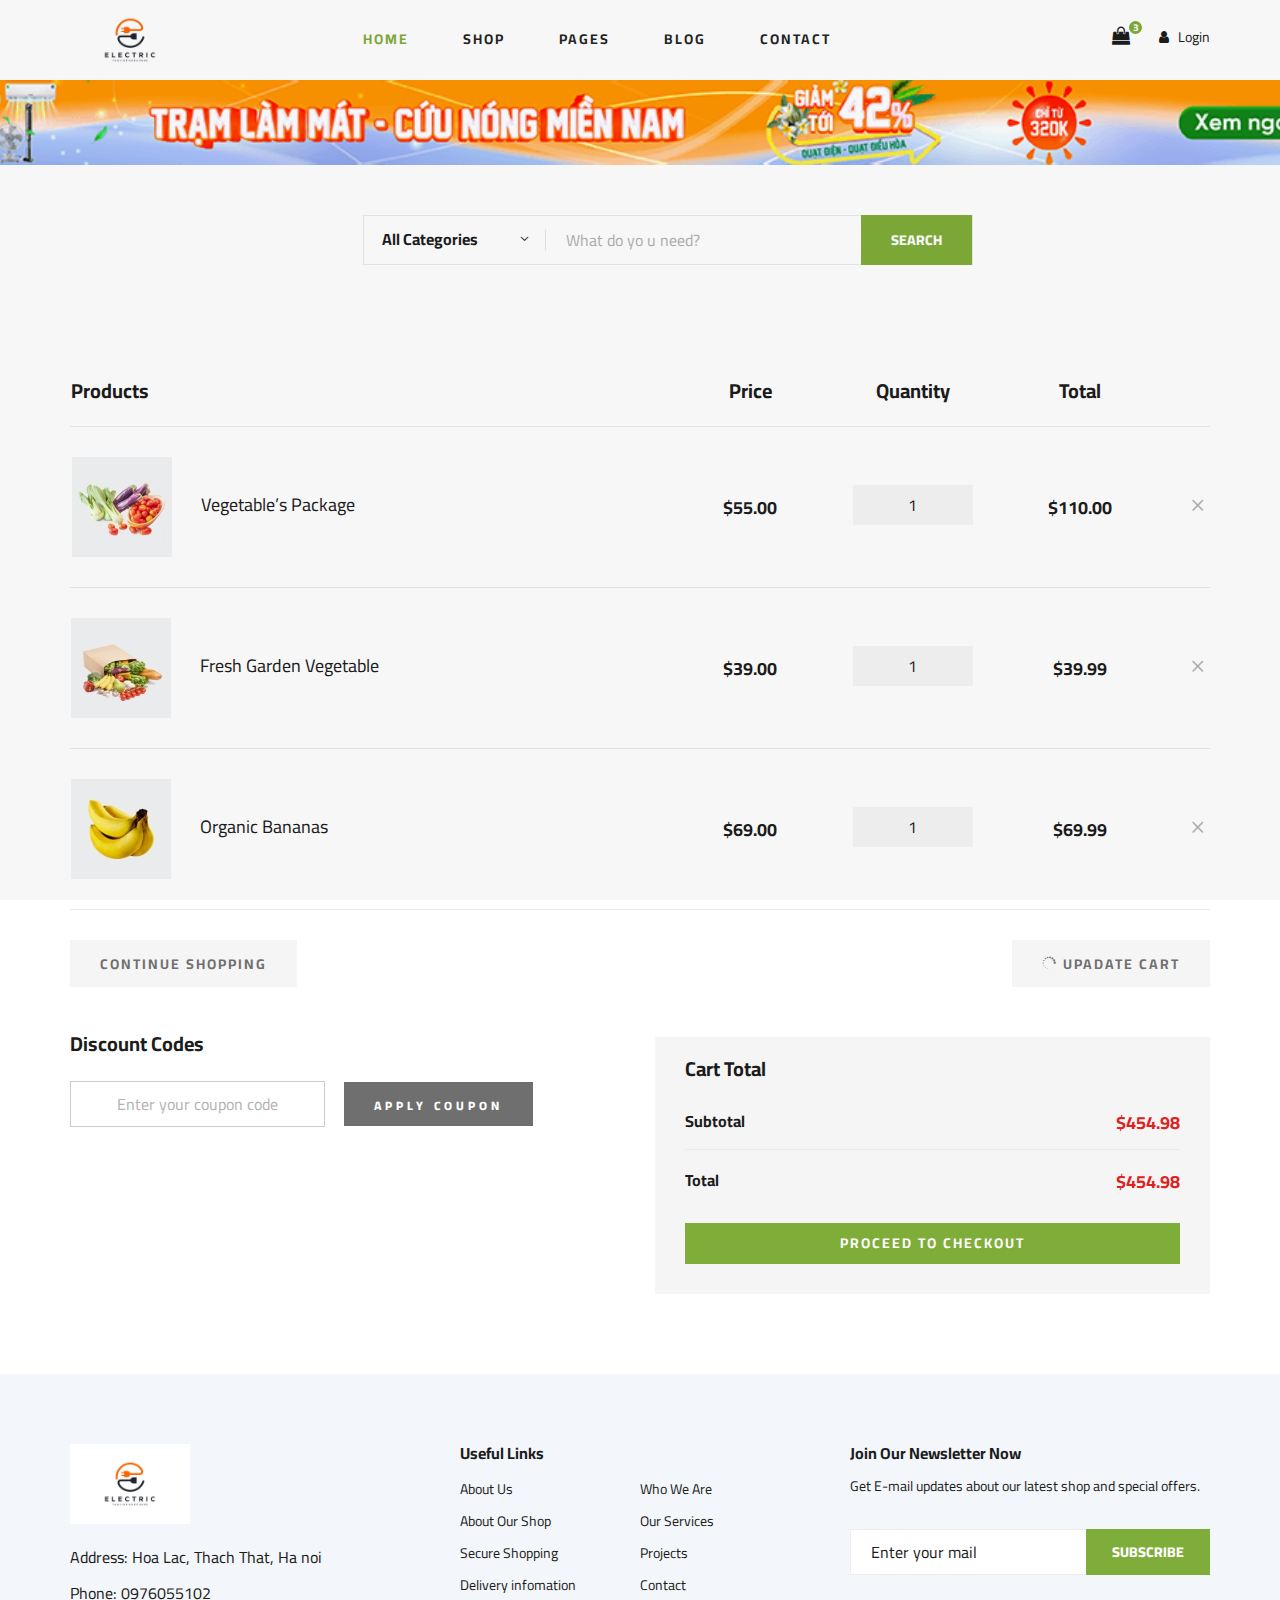
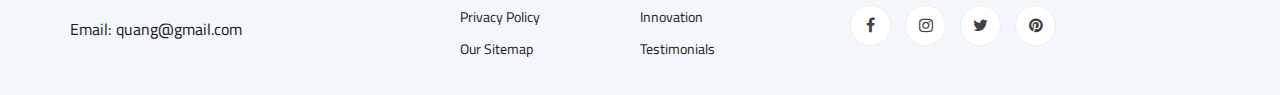
<file: web/shoping-cart.html>
<!DOCTYPE html>
<html lang="zxx">

<head>
    <meta charset="UTF-8">
    <meta name="description" content="Ogani Template">
    <meta name="keywords" content="Ogani, unica, creative, html">
    <meta name="viewport" content="width=device-width, initial-scale=1.0">
    <meta http-equiv="X-UA-Compatible" content="ie=edge">
    <title>Ogani | Template</title>

    <!-- Google Font -->
    <link href="https://fonts.googleapis.com/css2?family=Cairo:wght@200;300;400;600;900&display=swap" rel="stylesheet">

    <!-- Css Styles -->
    <link rel="stylesheet" href="css/bootstrap.min.css" type="text/css">
    <link rel="stylesheet" href="css/font-awesome.min.css" type="text/css">
    <link rel="stylesheet" href="css/elegant-icons.css" type="text/css">
    <link rel="stylesheet" href="css/nice-select.css" type="text/css">
    <link rel="stylesheet" href="css/jquery-ui.min.css" type="text/css">
    <link rel="stylesheet" href="css/owl.carousel.min.css" type="text/css">
    <link rel="stylesheet" href="css/slicknav.min.css" type="text/css">
    <link rel="stylesheet" href="css/style.css" type="text/css">
</head>

<body>
    <!-- Page Preloder -->
    <div id="preloder">
        <div class="loader"></div>
    </div>

    <!-- Header Section Begin -->
        <header class="header">
            <div class="container">
                <div class="row">
                    <div class="col-lg-3">
                        <div class="header__logo" style='padding: 0px'>
                            <a href="./index.html"><img style="height: 80px" src="img/logo.jpg" alt=""></a>
                        </div>
                    </div>
                    <div class="col-lg-6">
                        <nav class="header__menu">
                            <ul>
                                <li class="active"><a href="./index.html">Home</a></li>
                                <li><a href="./shop-grid.html">Shop</a></li>
                                <li><a href="#">Pages</a>
                                    <ul class="header__menu__dropdown">
                                        <li><a href="./shop-details.html">Shop Details</a></li>
                                        <li><a href="./shoping-cart.html">Shoping Cart</a></li>
                                        <li><a href="./checkout.html">Check Out</a></li>
                                        <li><a href="./blog-details.html">Blog Details</a></li>
                                    </ul>
                                </li>
                                <li><a href="#">Blog</a></li>
                                <li><a href="#">Contact</a></li>
                            </ul>
                        </nav>
                    </div>
                    <div class="col-lg-3">
                        <div class="header__cart">
                            <ul>
                                <!--<li><a href="#"><i class="fa fa-heart"></i> <span>1</span></a></li>-->
                                <li><a href="#"><i class="fa fa-shopping-bag"></i> <span>3</span></a></li>
                            </ul>
                            <div class="header__top__right__auth">
                                <a href="./login.html"><i class="fa fa-user"></i> Login</a>
                            </div>
                        </div>

                    </div>
                </div>
                <div class="humberger__open">
                    <i class="fa fa-bars"></i>
                </div>
            </div>
        </header>
        <!-- Header Section End -->

        <!-- Breadcrumb Section Begin (Quang cao) -->
       <section class="breadcrumb-section set-bg" data-setbg="img/breadcrumb.png" style="margin-bottom: 50px">
        </section>    
        <!-- comment -->

        <!-- Hero Section Begin -->
        <section class="hero hero-normal">
            <div class="container">
                <div class="row">
                    <div class="col-lg-3">

                    </div>
                    <div class="col-lg-9">
                        <div class="hero__search">
                            <div class="hero__search__form">
                                <form action="#">
                                    <div class="hero__search__categories">
                                        All Categories
                                        <span class="arrow_carrot-down"></span>
                                    </div>
                                    <input type="text" placeholder="What do yo u need?">
                                    <button type="submit" class="site-btn">SEARCH</button>
                                </form>
                            </div>
                        </div>
                    </div>
                </div>
            </div>
        </section>
        <!-- Hero Section End -->

    <!-- Shoping Cart Section Begin -->
    <section class="shoping-cart spad">
        <div class="container">
            <div class="row">
                <div class="col-lg-12">
                    <div class="shoping__cart__table">
                        <table>
                            <thead>
                                <tr>
                                    <th class="shoping__product">Products</th>
                                    <th>Price</th>
                                    <th>Quantity</th>
                                    <th>Total</th>
                                    <th></th>
                                </tr>
                            </thead>
                            <tbody>
                                <tr>
                                    <td class="shoping__cart__item">
                                        <img src="img/cart/cart-1.jpg" alt="">
                                        <h5>Vegetable’s Package</h5>
                                    </td>
                                    <td class="shoping__cart__price">
                                        $55.00
                                    </td>
                                    <td class="shoping__cart__quantity">
                                        <div class="quantity">
                                            <div class="pro-qty">
                                                <input type="text" value="1">
                                            </div>
                                        </div>
                                    </td>
                                    <td class="shoping__cart__total">
                                        $110.00
                                    </td>
                                    <td class="shoping__cart__item__close">
                                        <span class="icon_close"></span>
                                    </td>
                                </tr>
                                <tr>
                                    <td class="shoping__cart__item">
                                        <img src="img/cart/cart-2.jpg" alt="">
                                        <h5>Fresh Garden Vegetable</h5>
                                    </td>
                                    <td class="shoping__cart__price">
                                        $39.00
                                    </td>
                                    <td class="shoping__cart__quantity">
                                        <div class="quantity">
                                            <div class="pro-qty">
                                                <input type="text" value="1">
                                            </div>
                                        </div>
                                    </td>
                                    <td class="shoping__cart__total">
                                        $39.99
                                    </td>
                                    <td class="shoping__cart__item__close">
                                        <span class="icon_close"></span>
                                    </td>
                                </tr>
                                <tr>
                                    <td class="shoping__cart__item">
                                        <img src="img/cart/cart-3.jpg" alt="">
                                        <h5>Organic Bananas</h5>
                                    </td>
                                    <td class="shoping__cart__price">
                                        $69.00
                                    </td>
                                    <td class="shoping__cart__quantity">
                                        <div class="quantity">
                                            <div class="pro-qty">
                                                <input type="text" value="1">
                                            </div>
                                        </div>
                                    </td>
                                    <td class="shoping__cart__total">
                                        $69.99
                                    </td>
                                    <td class="shoping__cart__item__close">
                                        <span class="icon_close"></span>
                                    </td>
                                </tr>
                            </tbody>
                        </table>
                    </div>
                </div>
            </div>
            <div class="row">
                <div class="col-lg-12">
                    <div class="shoping__cart__btns">
                        <a href="#" class="primary-btn cart-btn">CONTINUE SHOPPING</a>
                        <a href="#" class="primary-btn cart-btn cart-btn-right"><span class="icon_loading"></span>
                            Upadate Cart</a>
                    </div>
                </div>
                <div class="col-lg-6">
                    <div class="shoping__continue">
                        <div class="shoping__discount">
                            <h5>Discount Codes</h5>
                            <form action="#">
                                <input type="text" placeholder="Enter your coupon code">
                                <button type="submit" class="site-btn">APPLY COUPON</button>
                            </form>
                        </div>
                    </div>
                </div>
                <div class="col-lg-6">
                    <div class="shoping__checkout">
                        <h5>Cart Total</h5>
                        <ul>
                            <li>Subtotal <span>$454.98</span></li>
                            <li>Total <span>$454.98</span></li>
                        </ul>
                        <a href="./checkout.html" class="primary-btn">PROCEED TO CHECKOUT</a>
                    </div>
                </div>
            </div>
        </div>
    </section>
    <!-- Shoping Cart Section End -->

   <!-- Footer Section Begin -->
        <footer class="footer spad">
            <div class="container">
                <div class="row">
                    <div class="col-lg-3 col-md-6 col-sm-6">
                        <div class="footer__about">
                            <div class="footer__about__logo">
                                <a href="./index.html"><img style="height: 80px" src="img/logo.jpg" alt=""></a>
                            </div>
                            <ul>
                                <li>Address: Hoa Lac, Thach That, Ha noi</li>
                                <li>Phone: 0976055102</li>
                                <li>Email: quang@gmail.com</li>
                            </ul>
                        </div>
                    </div>
                    <div class="col-lg-4 col-md-6 col-sm-6 offset-lg-1">
                        <div class="footer__widget">
                            <h6>Useful Links</h6>
                            <ul>
                                <li><a href="#">About Us</a></li>
                                <li><a href="#">About Our Shop</a></li>
                                <li><a href="#">Secure Shopping</a></li>
                                <li><a href="#">Delivery infomation</a></li>
                                <li><a href="#">Privacy Policy</a></li>
                                <li><a href="#">Our Sitemap</a></li>
                            </ul>
                            <ul>
                                <li><a href="#">Who We Are</a></li>
                                <li><a href="#">Our Services</a></li>
                                <li><a href="#">Projects</a></li>
                                <li><a href="#">Contact</a></li>
                                <li><a href="#">Innovation</a></li>
                                <li><a href="#">Testimonials</a></li>
                            </ul>
                        </div>
                    </div>
                    <div class="col-lg-4 col-md-12">
                        <div class="footer__widget">
                            <h6>Join Our Newsletter Now</h6>
                            <p>Get E-mail updates about our latest shop and special offers.</p>
                            <form action="#">
                                <input type="text" placeholder="Enter your mail">
                                <button type="submit" class="site-btn">Subscribe</button>
                            </form>
                            <div class="footer__widget__social">
                                <a href="#"><i class="fa fa-facebook"></i></a>
                                <a href="#"><i class="fa fa-instagram"></i></a>
                                <a href="#"><i class="fa fa-twitter"></i></a>
                                <a href="#"><i class="fa fa-pinterest"></i></a>
                            </div>
                        </div>
                    </div>
                </div>
            </div>
        </footer>
        <!-- Footer Section End -->

    <!-- Js Plugins -->
    <script src="js/jquery-3.3.1.min.js"></script>
    <script src="js/bootstrap.min.js"></script>
    <script src="js/jquery.nice-select.min.js"></script>
    <script src="js/jquery-ui.min.js"></script>
    <script src="js/jquery.slicknav.js"></script>
    <script src="js/mixitup.min.js"></script>
    <script src="js/owl.carousel.min.js"></script>
    <script src="js/main.js"></script>


</body>

</html>
</file>
<file: web/css/elegant-icons.css>
@font-face {
	font-family: 'ElegantIcons';
	src:url('../fonts/ElegantIcons.eot');
	src:url('../fonts/ElegantIcons.eot?#iefix') format('embedded-opentype'),
		url('../fonts/ElegantIcons.woff') format('woff'),
		url('../fonts/ElegantIcons.ttf') format('truetype'),
		url('../fonts/ElegantIcons.svg#ElegantIcons') format('svg');
	font-weight: normal;
	font-style: normal;
}

/* Use the following CSS code if you want to use data attributes for inserting your icons */
[data-icon]:before {
	font-family: 'ElegantIcons';
	content: attr(data-icon);
	speak: none;
	font-weight: normal;
	font-variant: normal;
	text-transform: none;
	line-height: 1;
	-webkit-font-smoothing: antialiased;
	-moz-osx-font-smoothing: grayscale;
}

/* Use the following CSS code if you want to have a class per icon */
/*
Instead of a list of all class selectors,
you can use the generic selector below, but it's slower:
[class*="your-class-prefix"] {
*/
.arrow_up, .arrow_down, .arrow_left, .arrow_right, .arrow_left-up, .arrow_right-up, .arrow_right-down, .arrow_left-down, .arrow-up-down, .arrow_up-down_alt, .arrow_left-right_alt, .arrow_left-right, .arrow_expand_alt2, .arrow_expand_alt, .arrow_condense, .arrow_expand, .arrow_move, .arrow_carrot-up, .arrow_carrot-down, .arrow_carrot-left, .arrow_carrot-right, .arrow_carrot-2up, .arrow_carrot-2down, .arrow_carrot-2left, .arrow_carrot-2right, .arrow_carrot-up_alt2, .arrow_carrot-down_alt2, .arrow_carrot-left_alt2, .arrow_carrot-right_alt2, .arrow_carrot-2up_alt2, .arrow_carrot-2down_alt2, .arrow_carrot-2left_alt2, .arrow_carrot-2right_alt2, .arrow_triangle-up, .arrow_triangle-down, .arrow_triangle-left, .arrow_triangle-right, .arrow_triangle-up_alt2, .arrow_triangle-down_alt2, .arrow_triangle-left_alt2, .arrow_triangle-right_alt2, .arrow_back, .icon_minus-06, .icon_plus, .icon_close, .icon_check, .icon_minus_alt2, .icon_plus_alt2, .icon_close_alt2, .icon_check_alt2, .icon_zoom-out_alt, .icon_zoom-in_alt, .icon_search, .icon_box-empty, .icon_box-selected, .icon_minus-box, .icon_plus-box, .icon_box-checked, .icon_circle-empty, .icon_circle-slelected, .icon_stop_alt2, .icon_stop, .icon_pause_alt2, .icon_pause, .icon_menu, .icon_menu-square_alt2, .icon_menu-circle_alt2, .icon_ul, .icon_ol, .icon_adjust-horiz, .icon_adjust-vert, .icon_document_alt, .icon_documents_alt, .icon_pencil, .icon_pencil-edit_alt, .icon_pencil-edit, .icon_folder-alt, .icon_folder-open_alt, .icon_folder-add_alt, .icon_info_alt, .icon_error-oct_alt, .icon_error-circle_alt, .icon_error-triangle_alt, .icon_question_alt2, .icon_question, .icon_comment_alt, .icon_chat_alt, .icon_vol-mute_alt, .icon_volume-low_alt, .icon_volume-high_alt, .icon_quotations, .icon_quotations_alt2, .icon_clock_alt, .icon_lock_alt, .icon_lock-open_alt, .icon_key_alt, .icon_cloud_alt, .icon_cloud-upload_alt, .icon_cloud-download_alt, .icon_image, .icon_images, .icon_lightbulb_alt, .icon_gift_alt, .icon_house_alt, .icon_genius, .icon_mobile, .icon_tablet, .icon_laptop, .icon_desktop, .icon_camera_alt, .icon_mail_alt, .icon_cone_alt, .icon_ribbon_alt, .icon_bag_alt, .icon_creditcard, .icon_cart_alt, .icon_paperclip, .icon_tag_alt, .icon_tags_alt, .icon_trash_alt, .icon_cursor_alt, .icon_mic_alt, .icon_compass_alt, .icon_pin_alt, .icon_pushpin_alt, .icon_map_alt, .icon_drawer_alt, .icon_toolbox_alt, .icon_book_alt, .icon_calendar, .icon_film, .icon_table, .icon_contacts_alt, .icon_headphones, .icon_lifesaver, .icon_piechart, .icon_refresh, .icon_link_alt, .icon_link, .icon_loading, .icon_blocked, .icon_archive_alt, .icon_heart_alt, .icon_star_alt, .icon_star-half_alt, .icon_star, .icon_star-half, .icon_tools, .icon_tool, .icon_cog, .icon_cogs, .arrow_up_alt, .arrow_down_alt, .arrow_left_alt, .arrow_right_alt, .arrow_left-up_alt, .arrow_right-up_alt, .arrow_right-down_alt, .arrow_left-down_alt, .arrow_condense_alt, .arrow_expand_alt3, .arrow_carrot_up_alt, .arrow_carrot-down_alt, .arrow_carrot-left_alt, .arrow_carrot-right_alt, .arrow_carrot-2up_alt, .arrow_carrot-2dwnn_alt, .arrow_carrot-2left_alt, .arrow_carrot-2right_alt, .arrow_triangle-up_alt, .arrow_triangle-down_alt, .arrow_triangle-left_alt, .arrow_triangle-right_alt, .icon_minus_alt, .icon_plus_alt, .icon_close_alt, .icon_check_alt, .icon_zoom-out, .icon_zoom-in, .icon_stop_alt, .icon_menu-square_alt, .icon_menu-circle_alt, .icon_document, .icon_documents, .icon_pencil_alt, .icon_folder, .icon_folder-open, .icon_folder-add, .icon_folder_upload, .icon_folder_download, .icon_info, .icon_error-circle, .icon_error-oct, .icon_error-triangle, .icon_question_alt, .icon_comment, .icon_chat, .icon_vol-mute, .icon_volume-low, .icon_volume-high, .icon_quotations_alt, .icon_clock, .icon_lock, .icon_lock-open, .icon_key, .icon_cloud, .icon_cloud-upload, .icon_cloud-download, .icon_lightbulb, .icon_gift, .icon_house, .icon_camera, .icon_mail, .icon_cone, .icon_ribbon, .icon_bag, .icon_cart, .icon_tag, .icon_tags, .icon_trash, .icon_cursor, .icon_mic, .icon_compass, .icon_pin, .icon_pushpin, .icon_map, .icon_drawer, .icon_toolbox, .icon_book, .icon_contacts, .icon_archive, .icon_heart, .icon_profile, .icon_group, .icon_grid-2x2, .icon_grid-3x3, .icon_music, .icon_pause_alt, .icon_phone, .icon_upload, .icon_download, .social_facebook, .social_twitter, .social_pinterest, .social_googleplus, .social_tumblr, .social_tumbleupon, .social_wordpress, .social_instagram, .social_dribbble, .social_vimeo, .social_linkedin, .social_rss, .social_deviantart, .social_share, .social_myspace, .social_skype, .social_youtube, .social_picassa, .social_googledrive, .social_flickr, .social_blogger, .social_spotify, .social_delicious, .social_facebook_circle, .social_twitter_circle, .social_pinterest_circle, .social_googleplus_circle, .social_tumblr_circle, .social_stumbleupon_circle, .social_wordpress_circle, .social_instagram_circle, .social_dribbble_circle, .social_vimeo_circle, .social_linkedin_circle, .social_rss_circle, .social_deviantart_circle, .social_share_circle, .social_myspace_circle, .social_skype_circle, .social_youtube_circle, .social_picassa_circle, .social_googledrive_alt2, .social_flickr_circle, .social_blogger_circle, .social_spotify_circle, .social_delicious_circle, .social_facebook_square, .social_twitter_square, .social_pinterest_square, .social_googleplus_square, .social_tumblr_square, .social_stumbleupon_square, .social_wordpress_square, .social_instagram_square, .social_dribbble_square, .social_vimeo_square, .social_linkedin_square, .social_rss_square, .social_deviantart_square, .social_share_square, .social_myspace_square, .social_skype_square, .social_youtube_square, .social_picassa_square, .social_googledrive_square, .social_flickr_square, .social_blogger_square, .social_spotify_square, .social_delicious_square, .icon_printer, .icon_calulator, .icon_building, .icon_floppy, .icon_drive, .icon_search-2, .icon_id, .icon_id-2, .icon_puzzle, .icon_like, .icon_dislike, .icon_mug, .icon_currency, .icon_wallet, .icon_pens, .icon_easel, .icon_flowchart, .icon_datareport, .icon_briefcase, .icon_shield, .icon_percent, .icon_globe, .icon_globe-2, .icon_target, .icon_hourglass, .icon_balance, .icon_rook, .icon_printer-alt, .icon_calculator_alt, .icon_building_alt, .icon_floppy_alt, .icon_drive_alt, .icon_search_alt, .icon_id_alt, .icon_id-2_alt, .icon_puzzle_alt, .icon_like_alt, .icon_dislike_alt, .icon_mug_alt, .icon_currency_alt, .icon_wallet_alt, .icon_pens_alt, .icon_easel_alt, .icon_flowchart_alt, .icon_datareport_alt, .icon_briefcase_alt, .icon_shield_alt, .icon_percent_alt, .icon_globe_alt, .icon_clipboard {
	font-family: 'ElegantIcons';
	speak: none;
	font-style: normal;
	font-weight: normal;
	font-variant: normal;
	text-transform: none;
	line-height: 1;
	-webkit-font-smoothing: antialiased;
}
.arrow_up:before {
	content: "\21";
}
.arrow_down:before {
	content: "\22";
}
.arrow_left:before {
	content: "\23";
}
.arrow_right:before {
	content: "\24";
}
.arrow_left-up:before {
	content: "\25";
}
.arrow_right-up:before {
	content: "\26";
}
.arrow_right-down:before {
	content: "\27";
}
.arrow_left-down:before {
	content: "\28";
}
.arrow-up-down:before {
	content: "\29";
}
.arrow_up-down_alt:before {
	content: "\2a";
}
.arrow_left-right_alt:before {
	content: "\2b";
}
.arrow_left-right:before {
	content: "\2c";
}
.arrow_expand_alt2:before {
	content: "\2d";
}
.arrow_expand_alt:before {
	content: "\2e";
}
.arrow_condense:before {
	content: "\2f";
}
.arrow_expand:before {
	content: "\30";
}
.arrow_move:before {
	content: "\31";
}
.arrow_carrot-up:before {
	content: "\32";
}
.arrow_carrot-down:before {
	content: "\33";
}
.arrow_carrot-left:before {
	content: "\34";
}
.arrow_carrot-right:before {
	content: "\35";
}
.arrow_carrot-2up:before {
	content: "\36";
}
.arrow_carrot-2down:before {
	content: "\37";
}
.arrow_carrot-2left:before {
	content: "\38";
}
.arrow_carrot-2right:before {
	content: "\39";
}
.arrow_carrot-up_alt2:before {
	content: "\3a";
}
.arrow_carrot-down_alt2:before {
	content: "\3b";
}
.arrow_carrot-left_alt2:before {
	content: "\3c";
}
.arrow_carrot-right_alt2:before {
	content: "\3d";
}
.arrow_carrot-2up_alt2:before {
	content: "\3e";
}
.arrow_carrot-2down_alt2:before {
	content: "\3f";
}
.arrow_carrot-2left_alt2:before {
	content: "\40";
}
.arrow_carrot-2right_alt2:before {
	content: "\41";
}
.arrow_triangle-up:before {
	content: "\42";
}
.arrow_triangle-down:before {
	content: "\43";
}
.arrow_triangle-left:before {
	content: "\44";
}
.arrow_triangle-right:before {
	content: "\45";
}
.arrow_triangle-up_alt2:before {
	content: "\46";
}
.arrow_triangle-down_alt2:before {
	content: "\47";
}
.arrow_triangle-left_alt2:before {
	content: "\48";
}
.arrow_triangle-right_alt2:before {
	content: "\49";
}
.arrow_back:before {
	content: "\4a";
}
.icon_minus-06:before {
	content: "\4b";
}
.icon_plus:before {
	content: "\4c";
}
.icon_close:before {
	content: "\4d";
}
.icon_check:before {
	content: "\4e";
}
.icon_minus_alt2:before {
	content: "\4f";
}
.icon_plus_alt2:before {
	content: "\50";
}
.icon_close_alt2:before {
	content: "\51";
}
.icon_check_alt2:before {
	content: "\52";
}
.icon_zoom-out_alt:before {
	content: "\53";
}
.icon_zoom-in_alt:before {
	content: "\54";
}
.icon_search:before {
	content: "\55";
}
.icon_box-empty:before {
	content: "\56";
}
.icon_box-selected:before {
	content: "\57";
}
.icon_minus-box:before {
	content: "\58";
}
.icon_plus-box:before {
	content: "\59";
}
.icon_box-checked:before {
	content: "\5a";
}
.icon_circle-empty:before {
	content: "\5b";
}
.icon_circle-slelected:before {
	content: "\5c";
}
.icon_stop_alt2:before {
	content: "\5d";
}
.icon_stop:before {
	content: "\5e";
}
.icon_pause_alt2:before {
	content: "\5f";
}
.icon_pause:before {
	content: "\60";
}
.icon_menu:before {
	content: "\61";
}
.icon_menu-square_alt2:before {
	content: "\62";
}
.icon_menu-circle_alt2:before {
	content: "\63";
}
.icon_ul:before {
	content: "\64";
}
.icon_ol:before {
	content: "\65";
}
.icon_adjust-horiz:before {
	content: "\66";
}
.icon_adjust-vert:before {
	content: "\67";
}
.icon_document_alt:before {
	content: "\68";
}
.icon_documents_alt:before {
	content: "\69";
}
.icon_pencil:before {
	content: "\6a";
}
.icon_pencil-edit_alt:before {
	content: "\6b";
}
.icon_pencil-edit:before {
	content: "\6c";
}
.icon_folder-alt:before {
	content: "\6d";
}
.icon_folder-open_alt:before {
	content: "\6e";
}
.icon_folder-add_alt:before {
	content: "\6f";
}
.icon_info_alt:before {
	content: "\70";
}
.icon_error-oct_alt:before {
	content: "\71";
}
.icon_error-circle_alt:before {
	content: "\72";
}
.icon_error-triangle_alt:before {
	content: "\73";
}
.icon_question_alt2:before {
	content: "\74";
}
.icon_question:before {
	content: "\75";
}
.icon_comment_alt:before {
	content: "\76";
}
.icon_chat_alt:before {
	content: "\77";
}
.icon_vol-mute_alt:before {
	content: "\78";
}
.icon_volume-low_alt:before {
	content: "\79";
}
.icon_volume-high_alt:before {
	content: "\7a";
}
.icon_quotations:before {
	content: "\7b";
}
.icon_quotations_alt2:before {
	content: "\7c";
}
.icon_clock_alt:before {
	content: "\7d";
}
.icon_lock_alt:before {
	content: "\7e";
}
.icon_lock-open_alt:before {
	content: "\e000";
}
.icon_key_alt:before {
	content: "\e001";
}
.icon_cloud_alt:before {
	content: "\e002";
}
.icon_cloud-upload_alt:before {
	content: "\e003";
}
.icon_cloud-download_alt:before {
	content: "\e004";
}
.icon_image:before {
	content: "\e005";
}
.icon_images:before {
	content: "\e006";
}
.icon_lightbulb_alt:before {
	content: "\e007";
}
.icon_gift_alt:before {
	content: "\e008";
}
.icon_house_alt:before {
	content: "\e009";
}
.icon_genius:before {
	content: "\e00a";
}
.icon_mobile:before {
	content: "\e00b";
}
.icon_tablet:before {
	content: "\e00c";
}
.icon_laptop:before {
	content: "\e00d";
}
.icon_desktop:before {
	content: "\e00e";
}
.icon_camera_alt:before {
	content: "\e00f";
}
.icon_mail_alt:before {
	content: "\e010";
}
.icon_cone_alt:before {
	content: "\e011";
}
.icon_ribbon_alt:before {
	content: "\e012";
}
.icon_bag_alt:before {
	content: "\e013";
}
.icon_creditcard:before {
	content: "\e014";
}
.icon_cart_alt:before {
	content: "\e015";
}
.icon_paperclip:before {
	content: "\e016";
}
.icon_tag_alt:before {
	content: "\e017";
}
.icon_tags_alt:before {
	content: "\e018";
}
.icon_trash_alt:before {
	content: "\e019";
}
.icon_cursor_alt:before {
	content: "\e01a";
}
.icon_mic_alt:before {
	content: "\e01b";
}
.icon_compass_alt:before {
	content: "\e01c";
}
.icon_pin_alt:before {
	content: "\e01d";
}
.icon_pushpin_alt:before {
	content: "\e01e";
}
.icon_map_alt:before {
	content: "\e01f";
}
.icon_drawer_alt:before {
	content: "\e020";
}
.icon_toolbox_alt:before {
	content: "\e021";
}
.icon_book_alt:before {
	content: "\e022";
}
.icon_calendar:before {
	content: "\e023";
}
.icon_film:before {
	content: "\e024";
}
.icon_table:before {
	content: "\e025";
}
.icon_contacts_alt:before {
	content: "\e026";
}
.icon_headphones:before {
	content: "\e027";
}
.icon_lifesaver:before {
	content: "\e028";
}
.icon_piechart:before {
	content: "\e029";
}
.icon_refresh:before {
	content: "\e02a";
}
.icon_link_alt:before {
	content: "\e02b";
}
.icon_link:before {
	content: "\e02c";
}
.icon_loading:before {
	content: "\e02d";
}
.icon_blocked:before {
	content: "\e02e";
}
.icon_archive_alt:before {
	content: "\e02f";
}
.icon_heart_alt:before {
	content: "\e030";
}
.icon_star_alt:before {
	content: "\e031";
}
.icon_star-half_alt:before {
	content: "\e032";
}
.icon_star:before {
	content: "\e033";
}
.icon_star-half:before {
	content: "\e034";
}
.icon_tools:before {
	content: "\e035";
}
.icon_tool:before {
	content: "\e036";
}
.icon_cog:before {
	content: "\e037";
}
.icon_cogs:before {
	content: "\e038";
}
.arrow_up_alt:before {
	content: "\e039";
}
.arrow_down_alt:before {
	content: "\e03a";
}
.arrow_left_alt:before {
	content: "\e03b";
}
.arrow_right_alt:before {
	content: "\e03c";
}
.arrow_left-up_alt:before {
	content: "\e03d";
}
.arrow_right-up_alt:before {
	content: "\e03e";
}
.arrow_right-down_alt:before {
	content: "\e03f";
}
.arrow_left-down_alt:before {
	content: "\e040";
}
.arrow_condense_alt:before {
	content: "\e041";
}
.arrow_expand_alt3:before {
	content: "\e042";
}
.arrow_carrot_up_alt:before {
	content: "\e043";
}
.arrow_carrot-down_alt:before {
	content: "\e044";
}
.arrow_carrot-left_alt:before {
	content: "\e045";
}
.arrow_carrot-right_alt:before {
	content: "\e046";
}
.arrow_carrot-2up_alt:before {
	content: "\e047";
}
.arrow_carrot-2dwnn_alt:before {
	content: "\e048";
}
.arrow_carrot-2left_alt:before {
	content: "\e049";
}
.arrow_carrot-2right_alt:before {
	content: "\e04a";
}
.arrow_triangle-up_alt:before {
	content: "\e04b";
}
.arrow_triangle-down_alt:before {
	content: "\e04c";
}
.arrow_triangle-left_alt:before {
	content: "\e04d";
}
.arrow_triangle-right_alt:before {
	content: "\e04e";
}
.icon_minus_alt:before {
	content: "\e04f";
}
.icon_plus_alt:before {
	content: "\e050";
}
.icon_close_alt:before {
	content: "\e051";
}
.icon_check_alt:before {
	content: "\e052";
}
.icon_zoom-out:before {
	content: "\e053";
}
.icon_zoom-in:before {
	content: "\e054";
}
.icon_stop_alt:before {
	content: "\e055";
}
.icon_menu-square_alt:before {
	content: "\e056";
}
.icon_menu-circle_alt:before {
	content: "\e057";
}
.icon_document:before {
	content: "\e058";
}
.icon_documents:before {
	content: "\e059";
}
.icon_pencil_alt:before {
	content: "\e05a";
}
.icon_folder:before {
	content: "\e05b";
}
.icon_folder-open:before {
	content: "\e05c";
}
.icon_folder-add:before {
	content: "\e05d";
}
.icon_folder_upload:before {
	content: "\e05e";
}
.icon_folder_download:before {
	content: "\e05f";
}
.icon_info:before {
	content: "\e060";
}
.icon_error-circle:before {
	content: "\e061";
}
.icon_error-oct:before {
	content: "\e062";
}
.icon_error-triangle:before {
	content: "\e063";
}
.icon_question_alt:before {
	content: "\e064";
}
.icon_comment:before {
	content: "\e065";
}
.icon_chat:before {
	content: "\e066";
}
.icon_vol-mute:before {
	content: "\e067";
}
.icon_volume-low:before {
	content: "\e068";
}
.icon_volume-high:before {
	content: "\e069";
}
.icon_quotations_alt:before {
	content: "\e06a";
}
.icon_clock:before {
	content: "\e06b";
}
.icon_lock:before {
	content: "\e06c";
}
.icon_lock-open:before {
	content: "\e06d";
}
.icon_key:before {
	content: "\e06e";
}
.icon_cloud:before {
	content: "\e06f";
}
.icon_cloud-upload:before {
	content: "\e070";
}
.icon_cloud-download:before {
	content: "\e071";
}
.icon_lightbulb:before {
	content: "\e072";
}
.icon_gift:before {
	content: "\e073";
}
.icon_house:before {
	content: "\e074";
}
.icon_camera:before {
	content: "\e075";
}
.icon_mail:before {
	content: "\e076";
}
.icon_cone:before {
	content: "\e077";
}
.icon_ribbon:before {
	content: "\e078";
}
.icon_bag:before {
	content: "\e079";
}
.icon_cart:before {
	content: "\e07a";
}
.icon_tag:before {
	content: "\e07b";
}
.icon_tags:before {
	content: "\e07c";
}
.icon_trash:before {
	content: "\e07d";
}
.icon_cursor:before {
	content: "\e07e";
}
.icon_mic:before {
	content: "\e07f";
}
.icon_compass:before {
	content: "\e080";
}
.icon_pin:before {
	content: "\e081";
}
.icon_pushpin:before {
	content: "\e082";
}
.icon_map:before {
	content: "\e083";
}
.icon_drawer:before {
	content: "\e084";
}
.icon_toolbox:before {
	content: "\e085";
}
.icon_book:before {
	content: "\e086";
}
.icon_contacts:before {
	content: "\e087";
}
.icon_archive:before {
	content: "\e088";
}
.icon_heart:before {
	content: "\e089";
}
.icon_profile:before {
	content: "\e08a";
}
.icon_group:before {
	content: "\e08b";
}
.icon_grid-2x2:before {
	content: "\e08c";
}
.icon_grid-3x3:before {
	content: "\e08d";
}
.icon_music:before {
	content: "\e08e";
}
.icon_pause_alt:before {
	content: "\e08f";
}
.icon_phone:before {
	content: "\e090";
}
.icon_upload:before {
	content: "\e091";
}
.icon_download:before {
	content: "\e092";
}
.social_facebook:before {
	content: "\e093";
}
.social_twitter:before {
	content: "\e094";
}
.social_pinterest:before {
	content: "\e095";
}
.social_googleplus:before {
	content: "\e096";
}
.social_tumblr:before {
	content: "\e097";
}
.social_tumbleupon:before {
	content: "\e098";
}
.social_wordpress:before {
	content: "\e099";
}
.social_instagram:before {
	content: "\e09a";
}
.social_dribbble:before {
	content: "\e09b";
}
.social_vimeo:before {
	content: "\e09c";
}
.social_linkedin:before {
	content: "\e09d";
}
.social_rss:before {
	content: "\e09e";
}
.social_deviantart:before {
	content: "\e09f";
}
.social_share:before {
	content: "\e0a0";
}
.social_myspace:before {
	content: "\e0a1";
}
.social_skype:before {
	content: "\e0a2";
}
.social_youtube:before {
	content: "\e0a3";
}
.social_picassa:before {
	content: "\e0a4";
}
.social_googledrive:before {
	content: "\e0a5";
}
.social_flickr:before {
	content: "\e0a6";
}
.social_blogger:before {
	content: "\e0a7";
}
.social_spotify:before {
	content: "\e0a8";
}
.social_delicious:before {
	content: "\e0a9";
}
.social_facebook_circle:before {
	content: "\e0aa";
}
.social_twitter_circle:before {
	content: "\e0ab";
}
.social_pinterest_circle:before {
	content: "\e0ac";
}
.social_googleplus_circle:before {
	content: "\e0ad";
}
.social_tumblr_circle:before {
	content: "\e0ae";
}
.social_stumbleupon_circle:before {
	content: "\e0af";
}
.social_wordpress_circle:before {
	content: "\e0b0";
}
.social_instagram_circle:before {
	content: "\e0b1";
}
.social_dribbble_circle:before {
	content: "\e0b2";
}
.social_vimeo_circle:before {
	content: "\e0b3";
}
.social_linkedin_circle:before {
	content: "\e0b4";
}
.social_rss_circle:before {
	content: "\e0b5";
}
.social_deviantart_circle:before {
	content: "\e0b6";
}
.social_share_circle:before {
	content: "\e0b7";
}
.social_myspace_circle:before {
	content: "\e0b8";
}
.social_skype_circle:before {
	content: "\e0b9";
}
.social_youtube_circle:before {
	content: "\e0ba";
}
.social_picassa_circle:before {
	content: "\e0bb";
}
.social_googledrive_alt2:before {
	content: "\e0bc";
}
.social_flickr_circle:before {
	content: "\e0bd";
}
.social_blogger_circle:before {
	content: "\e0be";
}
.social_spotify_circle:before {
	content: "\e0bf";
}
.social_delicious_circle:before {
	content: "\e0c0";
}
.social_facebook_square:before {
	content: "\e0c1";
}
.social_twitter_square:before {
	content: "\e0c2";
}
.social_pinterest_square:before {
	content: "\e0c3";
}
.social_googleplus_square:before {
	content: "\e0c4";
}
.social_tumblr_square:before {
	content: "\e0c5";
}
.social_stumbleupon_square:before {
	content: "\e0c6";
}
.social_wordpress_square:before {
	content: "\e0c7";
}
.social_instagram_square:before {
	content: "\e0c8";
}
.social_dribbble_square:before {
	content: "\e0c9";
}
.social_vimeo_square:before {
	content: "\e0ca";
}
.social_linkedin_square:before {
	content: "\e0cb";
}
.social_rss_square:before {
	content: "\e0cc";
}
.social_deviantart_square:before {
	content: "\e0cd";
}
.social_share_square:before {
	content: "\e0ce";
}
.social_myspace_square:before {
	content: "\e0cf";
}
.social_skype_square:before {
	content: "\e0d0";
}
.social_youtube_square:before {
	content: "\e0d1";
}
.social_picassa_square:before {
	content: "\e0d2";
}
.social_googledrive_square:before {
	content: "\e0d3";
}
.social_flickr_square:before {
	content: "\e0d4";
}
.social_blogger_square:before {
	content: "\e0d5";
}
.social_spotify_square:before {
	content: "\e0d6";
}
.social_delicious_square:before {
	content: "\e0d7";
}
.icon_printer:before {
	content: "\e103";
}
.icon_calulator:before {
	content: "\e0ee";
}
.icon_building:before {
	content: "\e0ef";
}
.icon_floppy:before {
	content: "\e0e8";
}
.icon_drive:before {
	content: "\e0ea";
}
.icon_search-2:before {
	content: "\e101";
}
.icon_id:before {
	content: "\e107";
}
.icon_id-2:before {
	content: "\e108";
}
.icon_puzzle:before {
	content: "\e102";
}
.icon_like:before {
	content: "\e106";
}
.icon_dislike:before {
	content: "\e0eb";
}
.icon_mug:before {
	content: "\e105";
}
.icon_currency:before {
	content: "\e0ed";
}
.icon_wallet:before {
	content: "\e100";
}
.icon_pens:before {
	content: "\e104";
}
.icon_easel:before {
	content: "\e0e9";
}
.icon_flowchart:before {
	content: "\e109";
}
.icon_datareport:before {
	content: "\e0ec";
}
.icon_briefcase:before {
	content: "\e0fe";
}
.icon_shield:before {
	content: "\e0f6";
}
.icon_percent:before {
	content: "\e0fb";
}
.icon_globe:before {
	content: "\e0e2";
}
.icon_globe-2:before {
	content: "\e0e3";
}
.icon_target:before {
	content: "\e0f5";
}
.icon_hourglass:before {
	content: "\e0e1";
}
.icon_balance:before {
	content: "\e0ff";
}
.icon_rook:before {
	content: "\e0f8";
}
.icon_printer-alt:before {
	content: "\e0fa";
}
.icon_calculator_alt:before {
	content: "\e0e7";
}
.icon_building_alt:before {
	content: "\e0fd";
}
.icon_floppy_alt:before {
	content: "\e0e4";
}
.icon_drive_alt:before {
	content: "\e0e5";
}
.icon_search_alt:before {
	content: "\e0f7";
}
.icon_id_alt:before {
	content: "\e0e0";
}
.icon_id-2_alt:before {
	content: "\e0fc";
}
.icon_puzzle_alt:before {
	content: "\e0f9";
}
.icon_like_alt:before {
	content: "\e0dd";
}
.icon_dislike_alt:before {
	content: "\e0f1";
}
.icon_mug_alt:before {
	content: "\e0dc";
}
.icon_currency_alt:before {
	content: "\e0f3";
}
.icon_wallet_alt:before {
	content: "\e0d8";
}
.icon_pens_alt:before {
	content: "\e0db";
}
.icon_easel_alt:before {
	content: "\e0f0";
}
.icon_flowchart_alt:before {
	content: "\e0df";
}
.icon_datareport_alt:before {
	content: "\e0f2";
}
.icon_briefcase_alt:before {
	content: "\e0f4";
}
.icon_shield_alt:before {
	content: "\e0d9";
}
.icon_percent_alt:before {
	content: "\e0da";
}
.icon_globe_alt:before {
	content: "\e0de";
}
.icon_clipboard:before {
	content: "\e0e6";
}


	.glyph {
		float: left;
		text-align: center;
		padding: .75em;
		margin: .4em 1.5em .75em 0;
		width: 6em;
text-shadow: none;
	}
        .glyph_big {
        font-size: 128px;
        color: #59c5dc;
        float: left;
        margin-right: 20px;
        }

        .glyph div { padding-bottom: 10px;}

	.glyph input {
		font-family: consolas, monospace;
		font-size: 12px;
		width: 100%;
		text-align: center;
		border: 0;
		box-shadow: 0 0 0 1px #ccc;
		padding: .2em;
                -moz-border-radius: 5px;
                -webkit-border-radius: 5px;
	}
	.centered {
		margin-left: auto;
		margin-right: auto;
	}
	.glyph .fs1 {
		font-size: 2em;
	}
</file>
<file: web/css/nice-select.css>
.nice-select {
  -webkit-tap-highlight-color: transparent;
  background-color: #fff;
  border-radius: 5px;
  border: solid 1px #e8e8e8;
  box-sizing: border-box;
  clear: both;
  cursor: pointer;
  display: block;
  float: left;
  font-family: inherit;
  font-size: 14px;
  font-weight: normal;
  height: 42px;
  line-height: 40px;
  outline: none;
  padding-left: 18px;
  padding-right: 30px;
  position: relative;
  text-align: left !important;
  -webkit-transition: all 0.2s ease-in-out;
  transition: all 0.2s ease-in-out;
  -webkit-user-select: none;
     -moz-user-select: none;
      -ms-user-select: none;
          user-select: none;
  white-space: nowrap;
  width: auto; }
  .nice-select:hover {
    border-color: #dbdbdb; }
  .nice-select:active, .nice-select.open, .nice-select:focus {
    border-color: #999; }
  .nice-select:after {
    border-bottom: 2px solid #999;
    border-right: 2px solid #999;
    content: '';
    display: block;
    height: 5px;
    margin-top: -4px;
    pointer-events: none;
    position: absolute;
    right: 12px;
    top: 50%;
    -webkit-transform-origin: 66% 66%;
        -ms-transform-origin: 66% 66%;
            transform-origin: 66% 66%;
    -webkit-transform: rotate(45deg);
        -ms-transform: rotate(45deg);
            transform: rotate(45deg);
    -webkit-transition: all 0.15s ease-in-out;
    transition: all 0.15s ease-in-out;
    width: 5px; }
  .nice-select.open:after {
    -webkit-transform: rotate(-135deg);
        -ms-transform: rotate(-135deg);
            transform: rotate(-135deg); }
  .nice-select.open .list {
    opacity: 1;
    pointer-events: auto;
    -webkit-transform: scale(1) translateY(0);
        -ms-transform: scale(1) translateY(0);
            transform: scale(1) translateY(0); }
  .nice-select.disabled {
    border-color: #ededed;
    color: #999;
    pointer-events: none; }
    .nice-select.disabled:after {
      border-color: #cccccc; }
  .nice-select.wide {
    width: 100%; }
    .nice-select.wide .list {
      left: 0 !important;
      right: 0 !important; }
  .nice-select.right {
    float: right; }
    .nice-select.right .list {
      left: auto;
      right: 0; }
  .nice-select.small {
    font-size: 12px;
    height: 36px;
    line-height: 34px; }
    .nice-select.small:after {
      height: 4px;
      width: 4px; }
    .nice-select.small .option {
      line-height: 34px;
      min-height: 34px; }
  .nice-select .list {
    background-color: #fff;
    border-radius: 5px;
    box-shadow: 0 0 0 1px rgba(68, 68, 68, 0.11);
    box-sizing: border-box;
    margin-top: 4px;
    opacity: 0;
    overflow: hidden;
    padding: 0;
    pointer-events: none;
    position: absolute;
    top: 100%;
    left: 0;
    -webkit-transform-origin: 50% 0;
        -ms-transform-origin: 50% 0;
            transform-origin: 50% 0;
    -webkit-transform: scale(0.75) translateY(-21px);
        -ms-transform: scale(0.75) translateY(-21px);
            transform: scale(0.75) translateY(-21px);
    -webkit-transition: all 0.2s cubic-bezier(0.5, 0, 0, 1.25), opacity 0.15s ease-out;
    transition: all 0.2s cubic-bezier(0.5, 0, 0, 1.25), opacity 0.15s ease-out;
    z-index: 9; }
    .nice-select .list:hover .option:not(:hover) {
      background-color: transparent !important; }
  .nice-select .option {
    cursor: pointer;
    font-weight: 400;
    line-height: 40px;
    list-style: none;
    min-height: 40px;
    outline: none;
    padding-left: 18px;
    padding-right: 29px;
    text-align: left;
    -webkit-transition: all 0.2s;
    transition: all 0.2s; }
    .nice-select .option:hover, .nice-select .option.focus, .nice-select .option.selected.focus {
      background-color: #f6f6f6; }
    .nice-select .option.selected {
      font-weight: bold; }
    .nice-select .option.disabled {
      background-color: transparent;
      color: #999;
      cursor: default; }

.no-csspointerevents .nice-select .list {
  display: none; }

.no-csspointerevents .nice-select.open .list {
  display: block; }
</file>
<file: web/css/style.css>
/******************************************************************
  Template Name: Ogani
  Description:  Ogani eCommerce  HTML Template
  Author: Colorlib
  Author URI: https://colorlib.com
  Version: 1.0
  Created: Colorlib
******************************************************************/

/*------------------------------------------------------------------
[Table of contents]

1.  Template default CSS
	1.1	Variables
	1.2	Mixins
	1.3	Flexbox
	1.4	Reset
2.  Helper Css
3.  Header Section
4.  Hero Section
5.  Service Section
6.  Categories Section
7.  Featured Section
8.  Latest Product Section
9.  Contact
10.  Footer Style
-------------------------------------------------------------------*/

/*----------------------------------------*/
/* Template default CSS
/*----------------------------------------*/






html,
body {
	height: 100%;
	font-family: "Cairo", sans-serif;
	-webkit-font-smoothing: antialiased;
	font-smoothing: antialiased;
}


h1,
h2,
h3,
h4,
h5,
h6 {
	margin: 0;
	color: #111111;
	font-weight: 400;
	font-family: "Cairo", sans-serif;
}

h1 {
	font-size: 70px;
}

h2 {
	font-size: 36px;
}

h3 {
	font-size: 30px;
}

h4 {
	font-size: 24px;
}

h5 {
	font-size: 18px;
}

h6 {
	font-size: 16px;
}

p {
	font-size: 16px;
	font-family: "Cairo", sans-serif;
	color: #6f6f6f;
	font-weight: 400;
	line-height: 26px;
	margin: 0 0 15px 0;
}

img {
	max-width: 100%;
}

input:focus,
select:focus,
button:focus,
textarea:focus {
	outline: none;
}

a:hover,
a:focus {
	text-decoration: none;
	outline: none;
	color: #ffffff;
}

ul,
ol {
	padding: 0;
	margin: 0;
}

/*---------------------
  Helper CSS
-----------------------*/

.section-title {
	margin-bottom: 50px;
	text-align: center;
}

.section-title h2 {
	color: #1c1c1c;
	font-weight: 700;
	position: relative;
}

.section-title h2:after {
	position: absolute;
	left: 0;
	bottom: -15px;
	right: 0;
	height: 4px;
	width: 80px;
	background: #7fad39;
	content: "";
	margin: 0 auto;
}

.set-bg {
	background-repeat: no-repeat;
	background-size: cover;
	background-position: top center;
}

.spad {
	padding-top: 100px;
	padding-bottom: 100px;
}

.text-white h1,
.text-white h2,
.text-white h3,
.text-white h4,
.text-white h5,
.text-white h6,
.text-white p,
.text-white span,
.text-white li,
.text-white a {
	color: #fff;
}

/* buttons */

.primary-btn {
	display: inline-block;
	font-size: 14px;
	padding: 10px 28px 10px;
	color: #ffffff;
	text-transform: uppercase;
	font-weight: 700;
	background: #7fad39;
	letter-spacing: 2px;
}

.site-btn {
	font-size: 14px;
	color: #ffffff;
	font-weight: 800;
	text-transform: uppercase;
	display: inline-block;
	padding: 13px 30px 12px;
	background: #7fad39;
	border: none;
}

/* Preloder */

#preloder {
	position: fixed;
	width: 100%;
	height: 100%;
	top: 0;
	left: 0;
	z-index: 999999;
	background: #000;
}

.loader {
	width: 40px;
	height: 40px;
	position: absolute;
	top: 50%;
	left: 50%;
	margin-top: -13px;
	margin-left: -13px;
	border-radius: 60px;
	animation: loader 0.8s linear infinite;
	-webkit-animation: loader 0.8s linear infinite;
}

@keyframes loader {
	0% {
		-webkit-transform: rotate(0deg);
		transform: rotate(0deg);
		border: 4px solid #f44336;
		border-left-color: transparent;
	}
	50% {
		-webkit-transform: rotate(180deg);
		transform: rotate(180deg);
		border: 4px solid #673ab7;
		border-left-color: transparent;
	}
	100% {
		-webkit-transform: rotate(360deg);
		transform: rotate(360deg);
		border: 4px solid #f44336;
		border-left-color: transparent;
	}
}

@-webkit-keyframes loader {
	0% {
		-webkit-transform: rotate(0deg);
		border: 4px solid #f44336;
		border-left-color: transparent;
	}
	50% {
		-webkit-transform: rotate(180deg);
		border: 4px solid #673ab7;
		border-left-color: transparent;
	}
	100% {
		-webkit-transform: rotate(360deg);
		border: 4px solid #f44336;
		border-left-color: transparent;
	}
}

/*---------------------
  Header
-----------------------*/

.header__top {
	background: #f5f5f5;
}

.header__top__left {
	padding: 10px 0 13px;
}

.header__top__left ul li {
	font-size: 14px;
	color: #1c1c1c;
	display: inline-block;
	margin-right: 45px;
	position: relative;
}

.header__top__left ul li:after {
	position: absolute;
	right: -25px;
	top: 1px;
	height: 20px;
	width: 1px;
	background: #000000;
	opacity: 0.1;
	content: "";
}

.header__top__left ul li:last-child {
	margin-right: 0;
}

.header__top__left ul li:last-child:after {
	display: none;
}

.header__top__left ul li i {
	color: #252525;
	margin-right: 5px;
}

.header__top__right {
	text-align: right;
	padding: 10px 0 13px;
}

.header__top__right__social {
	position: relative;
	display: inline-block;
	margin-right: 35px;
}

.header__top__right__social:after {
	position: absolute;
	right: -20px;
	top: 1px;
	height: 20px;
	width: 1px;
	background: #000000;
	opacity: 0.1;
	content: "";
}

.header__top__right__social a {
	font-size: 14px;
	display: inline-block;
	color: #1c1c1c;
	margin-right: 20px;
}

.header__top__right__social a:last-child {
	margin-right: 0;
}

.header__top__right__language {
	position: relative;
	display: inline-block;
	margin-right: 40px;
	cursor: pointer;
}

.header__top__right__language:hover ul {
	top: 23px;
	opacity: 1;
	visibility: visible;
}

.header__top__right__language:after {
	position: absolute;
	right: -21px;
	top: 1px;
	height: 20px;
	width: 1px;
	background: #000000;
	opacity: 0.1;
	content: "";
}

.header__top__right__language img {
	margin-right: 6px;
}

.header__top__right__language div {
	font-size: 14px;
	color: #1c1c1c;
	display: inline-block;
	margin-right: 4px;
}

.header__top__right__language span {
	font-size: 14px;
	color: #1c1c1c;
	position: relative;
	top: 2px;
}

.header__top__right__language ul {
	background: #222222;
	width: 100px;
	text-align: left;
	padding: 5px 0;
	position: absolute;
	left: 0;
	top: 43px;
	z-index: 9;
	opacity: 0;
	visibility: hidden;
	-webkit-transition: all, 0.3s;
	-moz-transition: all, 0.3s;
	-ms-transition: all, 0.3s;
	-o-transition: all, 0.3s;
	transition: all, 0.3s;
}

.header__top__right__language ul li {
	list-style: none;
}

.header__top__right__language ul li a {
	font-size: 14px;
	color: #ffffff;
	padding: 5px 10px;
}

.header__top__right__auth {
	display: inline-block;
}

.header__top__right__auth a {
	display: block;
	font-size: 14px;
	color: #1c1c1c;
}

.header__top__right__auth a i {
	margin-right: 6px;
}

.header__logo {
	padding: 15px 0;
}

.header__logo a {
	display: inline-block;
}

.header__menu {
	padding: 24px 0;
}

.header__menu ul li {
	list-style: none;
	display: inline-block;
	margin-right: 50px;
	position: relative;
}

.header__menu ul li .header__menu__dropdown {
	position: absolute;
	left: 0;
	top: 50px;
	background: #222222;
	width: 180px;
	z-index: 9;
	padding: 5px 0;
	-webkit-transition: all, 0.3s;
	-moz-transition: all, 0.3s;
	-ms-transition: all, 0.3s;
	-o-transition: all, 0.3s;
	transition: all, 0.3s;
	opacity: 0;
	visibility: hidden;
}

.header__menu ul li .header__menu__dropdown li {
	margin-right: 0;
	display: block;
}

.header__menu ul li .header__menu__dropdown li:hover>a {
	color: #7fad39;
}

.header__menu ul li .header__menu__dropdown li a {
	text-transform: capitalize;
	color: #ffffff;
	font-weight: 400;
	padding: 5px 15px;
}

.header__menu ul li.active a {
	color: #7fad39;
}

.header__menu ul li:hover .header__menu__dropdown {
	top: 30px;
	opacity: 1;
	visibility: visible;
}

.header__menu ul li:hover>a {
	color: #7fad39;
}

.header__menu ul li:last-child {
	margin-right: 0;
}

.header__menu ul li a {
	font-size: 14px;
	color: #252525;
	text-transform: uppercase;
	font-weight: 700;
	letter-spacing: 2px;
	-webkit-transition: all, 0.3s;
	-moz-transition: all, 0.3s;
	-ms-transition: all, 0.3s;
	-o-transition: all, 0.3s;
	transition: all, 0.3s;
	padding: 5px 0;
	display: block;
}

.header__cart {
	text-align: right;
	padding: 24px 0;
}

.header__cart ul {
	display: inline-block;
	margin-right: 25px;
}

.header__cart ul li {
	list-style: none;
	display: inline-block;
	margin-right: 15px;
}

.header__cart ul li:last-child {
	margin-right: 0;
}

.header__cart ul li a {
	position: relative;
}

.header__cart ul li a i {
	font-size: 18px;
	color: #1c1c1c;
}

.header__cart ul li a span {
	height: 13px;
	width: 13px;
	background: #7fad39;
	font-size: 10px;
	color: #ffffff;
	line-height: 13px;
	text-align: center;
	font-weight: 700;
	display: inline-block;
	border-radius: 50%;
	position: absolute;
	top: 0;
	right: -12px;
}

.header__cart .header__cart__price {
	font-size: 14px;
	color: #6f6f6f;
	display: inline-block;
}

.header__cart .header__cart__price span {
	color: #252525;
	font-weight: 700;
}

.humberger__menu__wrapper {
	display: none;
}

.humberger__open {
	display: none;
}

/*---------------------
  Hero
-----------------------*/

.hero {
	padding-bottom: 50px;
}

.hero.hero-normal {
	padding-bottom: 30px;
}

.hero.hero-normal .hero__categories {
	position: relative;
}

.hero.hero-normal .hero__categories ul {
	display: none;
	position: absolute;
	left: 0;
	top: 46px;
	width: 100%;
	z-index: 9;
	background: #ffffff;
}

.hero.hero-normal .hero__search {
	margin-bottom: 0;
}

.hero__categories__all {
	background: #7fad39;
	position: relative;
	padding: 10px 25px 10px 40px;
	cursor: pointer;
}

.hero__categories__all i {
	font-size: 16px;
	color: #ffffff;
	margin-right: 10px;
}

.hero__categories__all span {
	font-size: 18px;
	font-weight: 700;
	color: #ffffff;
}

.hero__categories__all:after {
	position: absolute;
	right: 18px;
	top: 9px;
	content: "3";
	font-family: "ElegantIcons";
	font-size: 18px;
	color: #ffffff;
}

.hero__categories ul {
	border: 1px solid #ebebeb;
	padding-left: 40px;
	padding-top: 10px;
	padding-bottom: 12px;
}

.hero__categories ul li {
	list-style: none;
}

.hero__categories ul li a {
	font-size: 16px;
	color: #1c1c1c;
	line-height: 39px;
	display: block;
}

.hero__search {
	overflow: hidden;
	margin-bottom: 30px;
}

.hero__search__form {
	width: 610px;
	height: 50px;
	border: 1px solid #ebebeb;
	position: relative;
	float: left;
}

.hero__search__form form .hero__search__categories {
	width: 30%;
	float: left;
	font-size: 16px;
	color: #1c1c1c;
	font-weight: 700;
	padding-left: 18px;
	padding-top: 11px;
	position: relative;
}

.hero__search__form form .hero__search__categories:after {
	position: absolute;
	right: 0;
	top: 14px;
	height: 20px;
	width: 1px;
	background: #000000;
	opacity: 0.1;
	content: "";
}

.hero__search__form form .hero__search__categories span {
	position: absolute;
	right: 14px;
	top: 14px;
}

.hero__search__form form input {
	width: 70%;
	border: none;
	height: 48px;
	font-size: 16px;
	color: #b2b2b2;
	padding-left: 20px;
}

.hero__search__form form input::placeholder {
	color: #b2b2b2;
}

.hero__search__form form button {
	position: absolute;
	right: 0;
	top: -1px;
	height: 50px;
}

.hero__search__phone {
	float: right;
}

.hero__search__phone__icon {
	font-size: 18px;
	color: #7fad39;
	height: 50px;
	width: 50px;
	background: #f5f5f5;
	line-height: 50px;
	text-align: center;
	border-radius: 50%;
	float: left;
	margin-right: 20px;
}

.hero__search__phone__text {
	overflow: hidden;
}

.hero__search__phone__text h5 {
	color: #1c1c1c;
	font-weight: 700;
	margin-bottom: 5px;
}

.hero__search__phone__text span {
	font-size: 14px;
	color: #6f6f6f;
}

.hero__item {
	height: 431px;
	display: flex;
	align-items: center;
	padding-left: 75px;
}

.hero__text span {
	font-size: 14px;
	text-transform: uppercase;
	font-weight: 700;
	letter-spacing: 4px;
	color: #7fad39;
}

.hero__text h2 {
	font-size: 46px;
	color: #252525;
	line-height: 52px;
	font-weight: 700;
	margin: 10px 0;
}

.hero__text p {
	margin-bottom: 35px;
}

/*---------------------
  Categories
-----------------------*/

.categories__item {
	height: 270px;
	position: relative;
}

.categories__item h5 {
	position: absolute;
	left: 0;
	width: 100%;
	padding: 0 20px;
	bottom: 20px;
	text-align: center;
}

.categories__item h5 a {
	font-size: 18px;
	color: #1c1c1c;
	font-weight: 700;
	text-transform: uppercase;
	letter-spacing: 2px;
	padding: 12px 0 10px;
	background: #ffffff;
	display: block;
}

.categories__slider .col-lg-3 {
	max-width: 100%;
}

.categories__slider.owl-carousel .owl-nav button {
	font-size: 18px;
	color: #1c1c1c;
	height: 70px;
	width: 30px;
	line-height: 70px;
	text-align: center;
	border: 1px solid #ebebeb;
	position: absolute;
	left: -35px;
	top: 50%;
	-webkit-transform: translateY(-35px);
	background: #ffffff;
}

.categories__slider.owl-carousel .owl-nav button.owl-next {
	left: auto;
	right: -35px;
}

/*---------------------
  Featured
-----------------------*/

.featured {
	padding-top: 80px;
	padding-bottom: 40px;
}

.featured__controls {
	text-align: center;
	margin-bottom: 50px;
}

.featured__controls ul li {
	list-style: none;
	font-size: 18px;
	color: #1c1c1c;
	display: inline-block;
	margin-right: 25px;
	position: relative;
	cursor: pointer;
}

.featured__controls ul li.active:after {
	opacity: 1;
}

.featured__controls ul li:after {
	position: absolute;
	left: 0;
	bottom: -2px;
	width: 100%;
	height: 2px;
	background: #7fad39;
	content: "";
	opacity: 0;
}

.featured__controls ul li:last-child {
	margin-right: 0;
}

.featured__item {
	margin-bottom: 50px;
}

.featured__item:hover .featured__item__pic .featured__item__pic__hover {
	bottom: 20px;
}

.featured__item__pic {
	height: 270px;
	position: relative;
	overflow: hidden;
	background-position: center center;
}

.featured__item__pic__hover {
	position: absolute;
	left: 0;
	bottom: -50px;
	width: 100%;
	text-align: center;
	-webkit-transition: all, 0.5s;
	-moz-transition: all, 0.5s;
	-ms-transition: all, 0.5s;
	-o-transition: all, 0.5s;
	transition: all, 0.5s;
}

.featured__item__pic__hover li {
	list-style: none;
	display: inline-block;
	margin-right: 6px;
}

.featured__item__pic__hover li:last-child {
	margin-right: 0;
}

.featured__item__pic__hover li:hover a {
	background: #7fad39;
	border-color: #7fad39;
}

.featured__item__pic__hover li:hover a i {
	color: #ffffff;
	transform: rotate(360deg);
}

.featured__item__pic__hover li a {
	font-size: 16px;
	color: #1c1c1c;
	height: 40px;
	width: 40px;
	line-height: 40px;
	text-align: center;
	border: 1px solid #ebebeb;
	background: #ffffff;
	display: block;
	border-radius: 50%;
	-webkit-transition: all, 0.5s;
	-moz-transition: all, 0.5s;
	-ms-transition: all, 0.5s;
	-o-transition: all, 0.5s;
	transition: all, 0.5s;
}

.featured__item__pic__hover li a i {
	position: relative;
	transform: rotate(0);
	-webkit-transition: all, 0.3s;
	-moz-transition: all, 0.3s;
	-ms-transition: all, 0.3s;
	-o-transition: all, 0.3s;
	transition: all, 0.3s;
}

.featured__item__text {
	text-align: center;
	padding-top: 15px;
}

.featured__item__text h6 {
	margin-bottom: 10px;
}

.featured__item__text h6 a {
	color: #252525;
}

.featured__item__text h5 {
	color: #252525;
	font-weight: 700;
}

/*---------------------
  Latest Product
-----------------------*/

.latest-product {
	padding-top: 80px;
	padding-bottom: 0;
}

.latest-product__text h4 {
	font-weight: 700;
	color: #1c1c1c;
	margin-bottom: 45px;
}

.latest-product__slider.owl-carousel .owl-nav {
	position: absolute;
	right: 20px;
	top: -75px;
}

.latest-product__slider.owl-carousel .owl-nav button {
	height: 30px;
	width: 30px;
	background: #F3F6FA;
	border: 1px solid #e6e6e6;
	font-size: 14px;
	color: #636363;
	margin-right: 10px;
	line-height: 30px;
	text-align: center;
}

.latest-product__slider.owl-carousel .owl-nav button span {
	font-weight: 700;
}

.latest-product__slider.owl-carousel .owl-nav button:last-child {
	margin-right: 0;
}

.latest-product__item {
	margin-bottom: 20px;
	overflow: hidden;
	display: block;
}

.latest-product__item__pic {
	float: left;
	margin-right: 26px;
}

.latest-product__item__pic img {
	height: 110px;
	width: 110px;
}

.latest-product__item__text {
	overflow: hidden;
	padding-top: 10px;
}

.latest-product__item__text h6 {
	color: #252525;
	margin-bottom: 8px;
}

.latest-product__item__text span {
	font-size: 18px;
	display: block;
	color: #252525;
	font-weight: 700;
}

/*---------------------
  Form BLog
-----------------------*/

.from-blog {
	padding-top: 50px;
	padding-bottom: 50px;
}

.from-blog .blog__item {
	margin-bottom: 30px;
}

.from-blog__title {
	margin-bottom: 70px;
}

/*---------------------
  Breadcrumb
-----------------------*/

.breadcrumb-section {
	display: flex;
	align-items: center;
	padding: 45px 0 40px;
}

.breadcrumb__text h2 {
	font-size: 46px;
	color: #ffffff;
	font-weight: 700;
}

.breadcrumb__option a {
	display: inline-block;
	font-size: 16px;
	color: #ffffff;
	font-weight: 700;
	margin-right: 20px;
	position: relative;
}

.breadcrumb__option a:after {
	position: absolute;
	right: -12px;
	top: 13px;
	height: 1px;
	width: 10px;
	background: #ffffff;
	content: "";
}

.breadcrumb__option span {
	display: inline-block;
	font-size: 16px;
	color: #ffffff;
}

/*---------------------
  Sidebar
-----------------------*/

.sidebar__item {
	margin-bottom: 35px;
}

.sidebar__item.sidebar__item__color--option {
	overflow: hidden;
}

.sidebar__item h4 {
	color: #1c1c1c;
	font-weight: 700;
	margin-bottom: 25px;
}

.sidebar__item ul li {
	list-style: none;
}

.sidebar__item ul li a {
	font-size: 16px;
	color: #1c1c1c;
	line-height: 39px;
	display: block;
}

.sidebar__item .latest-product__text {
	position: relative;
}

.sidebar__item .latest-product__text h4 {
	margin-bottom: 45px;
}

.sidebar__item .latest-product__text .owl-carousel .owl-nav {
	right: 0;
}

.price-range-wrap .range-slider {
	margin-top: 20px;
}

.price-range-wrap .range-slider .price-input {
	position: relative;
}

.price-range-wrap .range-slider .price-input:after {
	position: absolute;
	left: 38px;
	top: 13px;
	height: 1px;
	width: 5px;
	background: #dd2222;
	content: "";
}

.price-range-wrap .range-slider .price-input input {
	font-size: 16px;
	color: #dd2222;
	font-weight: 700;
	max-width: 20%;
	border: none;
	display: inline-block;
}

.price-range-wrap .price-range {
	border-radius: 0;
}

.price-range-wrap .price-range.ui-widget-content {
	border: none;
	background: #ebebeb;
	height: 5px;
}

.price-range-wrap .price-range.ui-widget-content .ui-slider-handle {
	height: 13px;
	width: 13px;
	border-radius: 50%;
	background: #ffffff;
	border: none;
	-webkit-box-shadow: 0px 1px 10px rgba(0, 0, 0, 0.2);
	box-shadow: 0px 1px 10px rgba(0, 0, 0, 0.2);
	outline: none;
	cursor: pointer;
}

.price-range-wrap .price-range .ui-slider-range {
	background: #dd2222;
	border-radius: 0;
}

.price-range-wrap .price-range .ui-slider-range.ui-corner-all.ui-widget-header:last-child {
	background: #dd2222;
}

.sidebar__item__color {
	float: left;
	width: 40%;
}

.sidebar__item__color.sidebar__item__color--white label:after {
	border: 2px solid #333333;
	background: transparent;
}

.sidebar__item__color.sidebar__item__color--gray label:after {
	background: #E9A625;
}

.sidebar__item__color.sidebar__item__color--red label:after {
	background: #D62D2D;
}

.sidebar__item__color.sidebar__item__color--black label:after {
	background: #252525;
}

.sidebar__item__color.sidebar__item__color--blue label:after {
	background: #249BC8;
}

.sidebar__item__color.sidebar__item__color--green label:after {
	background: #3CC032;
}

.sidebar__item__color label {
	font-size: 16px;
	color: #333333;
	position: relative;
	padding-left: 32px;
	cursor: pointer;
}

.sidebar__item__color label input {
	position: absolute;
	visibility: hidden;
}

.sidebar__item__color label:after {
	position: absolute;
	left: 0;
	top: 5px;
	height: 14px;
	width: 14px;
	background: #222;
	content: "";
	border-radius: 50%;
}

.sidebar__item__size {
	display: inline-block;
	margin-right: 16px;
	margin-bottom: 10px;
}

.sidebar__item__size label {
	font-size: 12px;
	color: #6f6f6f;
	display: inline-block;
	padding: 8px 25px 6px;
	background: #f5f5f5;
	cursor: pointer;
	margin-bottom: 0;
}

.sidebar__item__size label input {
	position: absolute;
	visibility: hidden;
}

/*---------------------
  Shop Grid
-----------------------*/

.product {
	padding-top: 80px;
	padding-bottom: 80px;
}

.product__discount {
	padding-bottom: 50px;
}

.product__discount__title {
	text-align: left;
	margin-bottom: 65px;
}

.product__discount__title h2 {
	display: inline-block;
}

.product__discount__title h2:after {
	margin: 0;
	width: 100%;
}

.product__discount__item:hover .product__discount__item__pic .product__item__pic__hover {
	bottom: 20px;
}

.product__discount__item__pic {
	height: 270px;
	position: relative;
	overflow: hidden;
}

.product__discount__item__pic .product__discount__percent {
	height: 45px;
	width: 45px;
	background: #dd2222;
	border-radius: 50%;
	font-size: 14px;
	color: #ffffff;
	line-height: 45px;
	text-align: center;
	position: absolute;
	left: 15px;
	top: 15px;
}

.product__item__pic__hover {
	position: absolute;
	left: 0;
	bottom: -50px;
	width: 100%;
	text-align: center;
	-webkit-transition: all, 0.5s;
	-moz-transition: all, 0.5s;
	-ms-transition: all, 0.5s;
	-o-transition: all, 0.5s;
	transition: all, 0.5s;
}

.product__item__pic__hover li {
	list-style: none;
	display: inline-block;
	margin-right: 6px;
}

.product__item__pic__hover li:last-child {
	margin-right: 0;
}

.product__item__pic__hover li:hover a {
	background: #7fad39;
	border-color: #7fad39;
}

.product__item__pic__hover li:hover a i {
	color: #ffffff;
	transform: rotate(360deg);
}

.product__item__pic__hover li a {
	font-size: 16px;
	color: #1c1c1c;
	height: 40px;
	width: 40px;
	line-height: 40px;
	text-align: center;
	border: 1px solid #ebebeb;
	background: #ffffff;
	display: block;
	border-radius: 50%;
	-webkit-transition: all, 0.5s;
	-moz-transition: all, 0.5s;
	-ms-transition: all, 0.5s;
	-o-transition: all, 0.5s;
	transition: all, 0.5s;
}

.product__item__pic__hover li a i {
	position: relative;
	transform: rotate(0);
	-webkit-transition: all, 0.3s;
	-moz-transition: all, 0.3s;
	-ms-transition: all, 0.3s;
	-o-transition: all, 0.3s;
	transition: all, 0.3s;
}

.product__discount__item__text {
	text-align: center;
	padding-top: 20px;
}

.product__discount__item__text span {
	font-size: 14px;
	color: #b2b2b2;
	display: block;
	margin-bottom: 4px;
}

.product__discount__item__text h5 {
	margin-bottom: 6px;
}

.product__discount__item__text h5 a {
	color: #1c1c1c;
}

.product__discount__item__text .product__item__price {
	font-size: 18px;
	color: #1c1c1c;
	font-weight: 700;
}

.product__discount__item__text .product__item__price span {
	display: inline-block;
	font-weight: 400;
	text-decoration: line-through;
	margin-left: 10px;
}

.product__discount__slider .col-lg-4 {
	max-width: 100%;
}

.product__discount__slider.owl-carousel .owl-dots {
	text-align: center;
	margin-top: 30px;
}

.product__discount__slider.owl-carousel .owl-dots button {
	height: 12px;
	width: 12px;
	border: 1px solid #b2b2b2;
	border-radius: 50%;
	margin-right: 12px;
}

.product__discount__slider.owl-carousel .owl-dots button.active {
	background: #707070;
	border-color: #6f6f6f;
}

.product__discount__slider.owl-carousel .owl-dots button:last-child {
	margin-right: 0;
}

.filter__item {
	padding-top: 45px;
	border-top: 1px solid #ebebeb;
	padding-bottom: 20px;
}

.filter__sort {
	margin-bottom: 15px;
}

.filter__sort span {
	font-size: 16px;
	color: #6f6f6f;
	display: inline-block;
}

.filter__sort .nice-select {
	background-color: #fff;
	border-radius: 0;
	border: none;
	display: inline-block;
	float: none;
	height: 0;
	line-height: 0;
	padding-left: 18px;
	padding-right: 30px;
	font-size: 16px;
	color: #1c1c1c;
	font-weight: 700;
	cursor: pointer;
}

.filter__sort .nice-select span {
	color: #1c1c1c;
}

.filter__sort .nice-select:after {
	border-bottom: 1.5px solid #1c1c1c;
	border-right: 1.5px solid #1c1c1c;
	height: 8px;
	margin-top: 0;
	right: 16px;
	width: 8px;
	top: -5px;
}

.filter__sort .nice-select.open .list {
	opacity: 1;
	pointer-events: auto;
	-webkit-transform: scale(1) translateY(0);
	-ms-transform: scale(1) translateY(0);
	transform: scale(1) translateY(0);
}

.filter__sort .nice-select .list {
	border-radius: 0;
	margin-top: 0;
	top: 15px;
}

.filter__sort .nice-select .option {
	line-height: 30px;
	min-height: 30px;
}

.filter__found {
	text-align: center;
	margin-bottom: 15px;
}

.filter__found h6 {
	font-size: 16px;
	color: #b2b2b2;
}

.filter__found h6 span {
	color: #1c1c1c;
	font-weight: 700;
	margin-right: 5px;
}

.filter__option {
	text-align: right;
	margin-bottom: 15px;
}

.filter__option span {
	font-size: 24px;
	color: #b2b2b2;
	margin-right: 10px;
	cursor: pointer;
	-webkit-transition: all, 0.3s;
	-moz-transition: all, 0.3s;
	-ms-transition: all, 0.3s;
	-o-transition: all, 0.3s;
	transition: all, 0.3s;
}

.filter__option span:last-child {
	margin: 0;
}

.filter__option span:hover {
	color: #7fad39;
}

.product__item {
	margin-bottom: 50px;
}

.product__item:hover .product__item__pic .product__item__pic__hover {
	bottom: 20px;
}

.product__item__pic {
	height: 270px;
	position: relative;
	overflow: hidden;
}

.product__item__pic__hover {
	position: absolute;
	left: 0;
	bottom: -50px;
	width: 100%;
	text-align: center;
	-webkit-transition: all, 0.5s;
	-moz-transition: all, 0.5s;
	-ms-transition: all, 0.5s;
	-o-transition: all, 0.5s;
	transition: all, 0.5s;
}

.product__item__pic__hover li {
	list-style: none;
	display: inline-block;
	margin-right: 6px;
}

.product__item__pic__hover li:last-child {
	margin-right: 0;
}

.product__item__pic__hover li:hover a {
	background: #7fad39;
	border-color: #7fad39;
}

.product__item__pic__hover li:hover a i {
	color: #ffffff;
	transform: rotate(360deg);
}

.product__item__pic__hover li a {
	font-size: 16px;
	color: #1c1c1c;
	height: 40px;
	width: 40px;
	line-height: 40px;
	text-align: center;
	border: 1px solid #ebebeb;
	background: #ffffff;
	display: block;
	border-radius: 50%;
	-webkit-transition: all, 0.5s;
	-moz-transition: all, 0.5s;
	-ms-transition: all, 0.5s;
	-o-transition: all, 0.5s;
	transition: all, 0.5s;
}

.product__item__pic__hover li a i {
	position: relative;
	transform: rotate(0);
	-webkit-transition: all, 0.3s;
	-moz-transition: all, 0.3s;
	-ms-transition: all, 0.3s;
	-o-transition: all, 0.3s;
	transition: all, 0.3s;
}

.product__item__text {
	text-align: center;
	padding-top: 15px;
}

.product__item__text h6 {
	margin-bottom: 10px;
}

.product__item__text h6 a {
	color: #252525;
}

.product__item__text h5 {
	color: #252525;
	font-weight: 700;
}

.product__pagination,
.blog__pagination {
	padding-top: 10px;
}

.product__pagination a,
.blog__pagination a {
	display: inline-block;
	width: 30px;
	height: 30px;
	border: 1px solid #b2b2b2;
	font-size: 14px;
	color: #b2b2b2;
	font-weight: 700;
	line-height: 28px;
	text-align: center;
	margin-right: 16px;
	-webkit-transition: all, 0.3s;
	-moz-transition: all, 0.3s;
	-ms-transition: all, 0.3s;
	-o-transition: all, 0.3s;
	transition: all, 0.3s;
}

.product__pagination a:hover,
.blog__pagination a:hover {
	background: #7fad39;
	border-color: #7fad39;
	color: #ffffff;
}

.product__pagination a:last-child,
.blog__pagination a:last-child {
	margin-right: 0;
}

/*---------------------
  Shop Details
-----------------------*/

.product-details {
	padding-top: 80px;
}

.product__details__pic__item {
	margin-bottom: 20px;
}

.product__details__pic__item img {
	min-width: 100%;
}

.product__details__pic__slider img {
	cursor: pointer;
}

.product__details__pic__slider.owl-carousel .owl-item img {
	width: auto;
}

.product__details__text h3 {
	color: #252525;
	font-weight: 700;
	margin-bottom: 16px;
}

.product__details__text .product__details__rating {
	font-size: 14px;
	margin-bottom: 12px;
}

.product__details__text .product__details__rating i {
	margin-right: -2px;
	color: #EDBB0E;
}

.product__details__text .product__details__rating span {
	color: #dd2222;
	margin-left: 4px;
}

.product__details__text .product__details__price {
	font-size: 30px;
	color: #dd2222;
	font-weight: 600;
	margin-bottom: 15px;
}

.product__details__text p {
	margin-bottom: 45px;
}

.product__details__text .primary-btn {
	padding: 16px 28px 14px;
	margin-right: 6px;
	margin-bottom: 5px;
}

.product__details__text .heart-icon {
	display: inline-block;
	font-size: 16px;
	color: #6f6f6f;
	padding: 13px 16px 13px;
	background: #f5f5f5;
}

.product__details__text ul {
	border-top: 1px solid #ebebeb;
	padding-top: 40px;
	margin-top: 50px;
}

.product__details__text ul li {
	font-size: 16px;
	color: #1c1c1c;
	list-style: none;
	line-height: 36px;
}

.product__details__text ul li b {
	font-weight: 700;
	width: 170px;
	display: inline-block;
}

.product__details__text ul li span samp {
	color: #dd2222;
}

.product__details__text ul li .share {
	display: inline-block;
}

.product__details__text ul li .share a {
	display: inline-block;
	font-size: 15px;
	color: #1c1c1c;
	margin-right: 25px;
}

.product__details__text ul li .share a:last-child {
	margin-right: 0;
}

.product__details__quantity {
	display: inline-block;
	margin-right: 6px;
}

.pro-qty {
	width: 140px;
	height: 50px;
	display: inline-block;
	position: relative;
	text-align: center;
	background: #f5f5f5;
	margin-bottom: 5px;
}

.pro-qty input {
	height: 100%;
	width: 100%;
	font-size: 16px;
	color: #6f6f6f;
	width: 50px;
	border: none;
	background: #f5f5f5;
	text-align: center;
}

.pro-qty .qtybtn {
	width: 35px;
	font-size: 16px;
	color: #6f6f6f;
	cursor: pointer;
	display: inline-block;
}

.product__details__tab {
	padding-top: 85px;
}

.product__details__tab .nav-tabs {
	border-bottom: none;
	justify-content: center;
	position: relative;
}

.product__details__tab .nav-tabs:before {
	position: absolute;
	left: 0;
	top: 12px;
	height: 1px;
	width: 370px;
	background: #ebebeb;
	content: "";
}

.product__details__tab .nav-tabs:after {
	position: absolute;
	right: 0;
	top: 12px;
	height: 1px;
	width: 370px;
	background: #ebebeb;
	content: "";
}

.product__details__tab .nav-tabs li {
	margin-bottom: 0;
	margin-right: 65px;
}

.product__details__tab .nav-tabs li:last-child {
	margin-right: 0;
}

.product__details__tab .nav-tabs li a {
	font-size: 16px;
	color: #999999;
	font-weight: 700;
	border: none;
	border-top-left-radius: 0;
	border-top-right-radius: 0;
	padding: 0;
}

.product__details__tab .product__details__tab__desc {
	padding-top: 44px;
}

.product__details__tab .product__details__tab__desc h6 {
	font-weight: 700;
	color: #333333;
	margin-bottom: 26px;
}

.product__details__tab .product__details__tab__desc p {
	color: #666666;
}

/*---------------------
  Shop Details
-----------------------*/

.related-product {
	padding-bottom: 30px;
}

.related__product__title {
	margin-bottom: 70px;
}

/*---------------------
  Shop Cart
-----------------------*/

.shoping-cart {
	padding-top: 80px;
	padding-bottom: 80px;
}

.shoping__cart__table {
	margin-bottom: 30px;
}

.shoping__cart__table table {
	width: 100%;
	text-align: center;
}

.shoping__cart__table table thead tr {
	border-bottom: 1px solid #ebebeb;
}

.shoping__cart__table table thead th {
	font-size: 20px;
	font-weight: 700;
	color: #1c1c1c;
	padding-bottom: 20px;
}

.shoping__cart__table table thead th.shoping__product {
	text-align: left;
}

.shoping__cart__table table tbody tr td {
	padding-top: 30px;
	padding-bottom: 30px;
	border-bottom: 1px solid #ebebeb;
}

.shoping__cart__table table tbody tr td.shoping__cart__item {
	width: 630px;
	text-align: left;
}

.shoping__cart__table table tbody tr td.shoping__cart__item img {
	display: inline-block;
	margin-right: 25px;
}

.shoping__cart__table table tbody tr td.shoping__cart__item h5 {
	color: #1c1c1c;
	display: inline-block;
}

.shoping__cart__table table tbody tr td.shoping__cart__price {
	font-size: 18px;
	color: #1c1c1c;
	font-weight: 700;
	width: 100px;
}

.shoping__cart__table table tbody tr td.shoping__cart__total {
	font-size: 18px;
	color: #1c1c1c;
	font-weight: 700;
	width: 110px;
}

.shoping__cart__table table tbody tr td.shoping__cart__item__close {
	text-align: right;
}

.shoping__cart__table table tbody tr td.shoping__cart__item__close span {
	font-size: 24px;
	color: #b2b2b2;
	cursor: pointer;
}

.shoping__cart__table table tbody tr td.shoping__cart__quantity {
	width: 225px;
}

.shoping__cart__table table tbody tr td.shoping__cart__quantity .pro-qty {
	width: 120px;
	height: 40px;
}

.shoping__cart__table table tbody tr td.shoping__cart__quantity .pro-qty input {
	color: #1c1c1c;
}

.shoping__cart__table table tbody tr td.shoping__cart__quantity .pro-qty input::placeholder {
	color: #1c1c1c;
}

.shoping__cart__table table tbody tr td.shoping__cart__quantity .pro-qty .qtybtn {
	width: 15px;
}

.primary-btn.cart-btn {
	color: #6f6f6f;
	padding: 14px 30px 12px;
	background: #f5f5f5;
}

.primary-btn.cart-btn span {
	font-size: 14px;
}

.primary-btn.cart-btn.cart-btn-right {
	float: right;
}

.shoping__discount {
	margin-top: 45px;
}

.shoping__discount h5 {
	font-size: 20px;
	color: #1c1c1c;
	font-weight: 700;
	margin-bottom: 25px;
}

.shoping__discount form input {
	width: 255px;
	height: 46px;
	border: 1px solid #cccccc;
	font-size: 16px;
	color: #b2b2b2;
	text-align: center;
	display: inline-block;
	margin-right: 15px;
}

.shoping__discount form input::placeholder {
	color: #b2b2b2;
}

.shoping__discount form button {
	padding: 15px 30px 11px;
	font-size: 12px;
	letter-spacing: 4px;
	background: #6f6f6f;
}

.shoping__checkout {
	background: #f5f5f5;
	padding: 30px;
	padding-top: 20px;
	margin-top: 50px;
}

.shoping__checkout h5 {
	color: #1c1c1c;
	font-weight: 700;
	font-size: 20px;
	margin-bottom: 28px;
}

.shoping__checkout ul {
	margin-bottom: 28px;
}

.shoping__checkout ul li {
	font-size: 16px;
	color: #1c1c1c;
	font-weight: 700;
	list-style: none;
	overflow: hidden;
	border-bottom: 1px solid #ebebeb;
	padding-bottom: 13px;
	margin-bottom: 18px;
}

.shoping__checkout ul li:last-child {
	padding-bottom: 0;
	border-bottom: none;
	margin-bottom: 0;
}

.shoping__checkout ul li span {
	font-size: 18px;
	color: #dd2222;
	float: right;
}

.shoping__checkout .primary-btn {
	display: block;
	text-align: center;
}

/*---------------------
  Checkout
-----------------------*/

.checkout {
	padding-top: 80px;
	padding-bottom: 60px;
}

.checkout h6 {
	color: #999999;
	text-align: center;
	background: #f5f5f5;
	border-top: 1px solid #6AB963;
	padding: 12px 0 12px;
	margin-bottom: 75px;
}

.checkout h6 span {
	font-size: 16px;
	color: #6AB963;
	margin-right: 5px;
}

.checkout h6 a {
	text-decoration: underline;
	color: #999999;
}

.checkout__form h4 {
	color: #1c1c1c;
	font-weight: 700;
	border-bottom: 1px solid #e1e1e1;
	padding-bottom: 20px;
	margin-bottom: 25px;
}

.checkout__form p {
	column-rule: #b2b2b2;
}

.checkout__input {
	margin-bottom: 24px;
}

.checkout__input p {
	color: #1c1c1c;
	margin-bottom: 20px;
}

.checkout__input p span {
	color: #dd2222;
}

.checkout__input input {
	width: 100%;
	height: 46px;
	border: 1px solid #ebebeb;
	padding-left: 20px;
	font-size: 16px;
	color: #b2b2b2;
	border-radius: 4px;
}

.checkout__input input.checkout__input__add {
	margin-bottom: 20px;
}

.checkout__input input::placeholder {
	color: #b2b2b2;
}

.checkout__input__checkbox {
	margin-bottom: 10px;
}

.checkout__input__checkbox label {
	position: relative;
	font-size: 16px;
	color: #1c1c1c;
	padding-left: 40px;
	cursor: pointer;
}

.checkout__input__checkbox label input {
	position: absolute;
	visibility: hidden;
}

.checkout__input__checkbox label input:checked~.checkmark {
	background: #7fad39;
	border-color: #7fad39;
}

.checkout__input__checkbox label input:checked~.checkmark:after {
	opacity: 1;
}

.checkout__input__checkbox label .checkmark {
	position: absolute;
	left: 0;
	top: 4px;
	height: 16px;
	width: 14px;
	border: 1px solid #a6a6a6;
	content: "";
	border-radius: 4px;
}

.checkout__input__checkbox label .checkmark:after {
	position: absolute;
	left: 1px;
	top: 1px;
	width: 10px;
	height: 8px;
	border: solid white;
	border-width: 3px 3px 0px 0px;
	-webkit-transform: rotate(127deg);
	-ms-transform: rotate(127deg);
	transform: rotate(127deg);
	content: "";
	opacity: 0;
}

.checkout__order {
	background: #f5f5f5;
	padding: 40px;
	padding-top: 30px;
}

.checkout__order h4 {
	color: #1c1c1c;
	font-weight: 700;
	border-bottom: 1px solid #e1e1e1;
	padding-bottom: 20px;
	margin-bottom: 20px;
}

.checkout__order .checkout__order__products {
	font-size: 18px;
	color: #1c1c1c;
	font-weight: 700;
	margin-bottom: 10px;
}

.checkout__order .checkout__order__products span {
	float: right;
}

.checkout__order ul {
	margin-bottom: 12px;
}

.checkout__order ul li {
	font-size: 16px;
	color: #6f6f6f;
	line-height: 40px;
	list-style: none;
}

.checkout__order ul li span {
	font-weight: 700;
	float: right;
}

.checkout__order .checkout__order__subtotal {
	font-size: 18px;
	color: #1c1c1c;
	font-weight: 700;
	border-bottom: 1px solid #e1e1e1;
	border-top: 1px solid #e1e1e1;
	padding-bottom: 15px;
	margin-bottom: 15px;
	padding-top: 15px;
}

.checkout__order .checkout__order__subtotal span {
	float: right;
}

.checkout__order .checkout__input__checkbox label {
	padding-left: 20px;
}

.checkout__order .checkout__order__total {
	font-size: 18px;
	color: #1c1c1c;
	font-weight: 700;
	border-bottom: 1px solid #e1e1e1;
	padding-bottom: 15px;
	margin-bottom: 25px;
}

.checkout__order .checkout__order__total span {
	float: right;
	color: #dd2222;
}

.checkout__order button {
	font-size: 18px;
	letter-spacing: 2px;
	width: 100%;
	margin-top: 10px;
}

/*---------------------
  Blog
-----------------------*/

.blog__item {
	margin-bottom: 60px;
}

.blog__item__pic img {
	min-width: 100%;
}

.blog__item__text {
	padding-top: 25px;
}

.blog__item__text ul {
	margin-bottom: 15px;
}

.blog__item__text ul li {
	font-size: 16px;
	color: #b2b2b2;
	list-style: none;
	display: inline-block;
	margin-right: 15px;
}

.blog__item__text ul li:last-child {
	margin-right: 0;
}

.blog__item__text h5 {
	margin-bottom: 12px;
}

.blog__item__text h5 a {
	font-size: 20px;
	color: #1c1c1c;
	font-weight: 700;
}

.blog__item__text p {
	margin-bottom: 25px;
}

.blog__item__text .blog__btn {
	display: inline-block;
	font-size: 14px;
	color: #1c1c1c;
	text-transform: uppercase;
	letter-spacing: 1px;
	border: 1px solid #b2b2b2;
	padding: 14px 20px 12px;
	border-radius: 25px;
}

.blog__item__text .blog__btn span {
	position: relative;
	top: 1px;
	margin-left: 5px;
}

.blog__pagination {
	padding-top: 5px;
	position: relative;
}

.blog__pagination:before {
	position: absolute;
	left: 0;
	top: -29px;
	height: 1px;
	width: 100%;
	background: #000000;
	opacity: 0.1;
	content: "";
}

/*---------------------
  Blog Sidebar
-----------------------*/

.blog__sidebar {
	padding-top: 50px;
}

.blog__sidebar__item {
	margin-bottom: 50px;
}

.blog__sidebar__item h4 {
	color: #1c1c1c;
	font-weight: 700;
	margin-bottom: 25px;
}

.blog__sidebar__item ul li {
	list-style: none;
}

.blog__sidebar__item ul li a {
	font-size: 16px;
	color: #666666;
	line-height: 48px;
	-webkit-transition: all, 0.3s;
	-moz-transition: all, 0.3s;
	-ms-transition: all, 0.3s;
	-o-transition: all, 0.3s;
	transition: all, 0.3s;
}

.blog__sidebar__item ul li a:hover {
	color: #7fad39;
}

.blog__sidebar__search {
	margin-bottom: 50px;
}

.blog__sidebar__search form {
	position: relative;
}

.blog__sidebar__search form input {
	width: 100%;
	height: 46px;
	font-size: 16px;
	color: #6f6f6f;
	padding-left: 15px;
	border: 1px solid #e1e1e1;
	border-radius: 20px;
}

.blog__sidebar__search form input::placeholder {
	color: #6f6f6f;
}

.blog__sidebar__search form button {
	font-size: 16px;
	color: #6f6f6f;
	background: transparent;
	border: none;
	position: absolute;
	right: 0;
	top: 0;
	height: 100%;
	padding: 0px 18px;
}

.blog__sidebar__recent .blog__sidebar__recent__item {
	display: block;
}

.blog__sidebar__recent .blog__sidebar__recent__item:last-child {
	margin-bottom: 0;
}

.blog__sidebar__recent__item {
	overflow: hidden;
	margin-bottom: 20px;
}

.blog__sidebar__recent__item__pic {
	float: left;
	margin-right: 20px;
}

.blog__sidebar__recent__item__text {
	overflow: hidden;
}

.blog__sidebar__recent__item__text h6 {
	font-weight: 700;
	color: #333333;
	line-height: 20px;
	margin-bottom: 5px;
}

.blog__sidebar__recent__item__text span {
	font-size: 12px;
	color: #999999;
	text-transform: uppercase;
}

.blog__sidebar__item__tags a {
	font-size: 16px;
	color: #6f6f6f;
	background: #f5f5f5;
	display: inline-block;
	padding: 7px 26px 5px;
	margin-right: 6px;
	margin-bottom: 10px;
}

/*---------------------
  Blog Details Hero
-----------------------*/

.blog-details-hero {
	height: 350px;
	display: flex;
	align-items: center;
}

.blog__details__hero__text {
	text-align: center;
}

.blog__details__hero__text h2 {
	font-size: 46px;
	color: #ffffff;
	font-weight: 700;
	margin-bottom: 10px;
}

.blog__details__hero__text ul li {
	font-size: 16px;
	color: #ffffff;
	list-style: none;
	display: inline-block;
	margin-right: 45px;
	position: relative;
}

.blog__details__hero__text ul li:after {
	position: absolute;
	right: -26px;
	top: 0;
	content: "|";
}

.blog__details__hero__text ul li:last-child {
	margin-right: 0;
}

.blog__details__hero__text ul li:last-child:after {
	display: none;
}

/*---------------------
  Blog Details
-----------------------*/

.related-blog {
	padding-top: 70px;
	padding-bottom: 10px;
}

.related-blog-title {
	margin-bottom: 70px;
}

.blog-details {
	padding-bottom: 75px;
	border-bottom: 1px solid #e1e1e1;
}

.blog__details__text {
	margin-bottom: 45px;
}

.blog__details__text img {
	margin-bottom: 30px;
}

.blog__details__text p {
	font-size: 18px;
	line-height: 30px;
}

.blog__details__text h3 {
	color: #333333;
	font-weight: 700;
	line-height: 30px;
	margin-bottom: 30px;
}

.blog__details__author__pic {
	float: left;
	margin-right: 15px;
}

.blog__details__author__pic img {
	height: 92px;
	width: 92px;
	border-radius: 50%;
}

.blog__details__author__text {
	overflow: hidden;
	padding-top: 30px;
}

.blog__details__author__text h6 {
	color: #1c1c1c;
	font-weight: 700;
}

.blog__details__author__text span {
	font-size: 16px;
	color: #6f6f6f;
}

.blog__details__widget ul {
	margin-bottom: 5px;
}

.blog__details__widget ul li {
	font-size: 16px;
	color: #6f6f6f;
	list-style: none;
	line-height: 30px;
}

.blog__details__widget ul li span {
	color: #1c1c1c;
	font-weight: 700;
}

.blog__details__widget .blog__details__social a {
	display: inline-block;
	font-size: 20px;
	color: #6f6f6f;
	margin-right: 24px;
	-webkit-transition: all, 0.3s;
	-moz-transition: all, 0.3s;
	-ms-transition: all, 0.3s;
	-o-transition: all, 0.3s;
	transition: all, 0.3s;
}

.blog__details__widget .blog__details__social a:hover {
	color: #7fad39;
}

.blog__details__widget .blog__details__social a:last-child {
	margin-right: 0;
}

/*---------------------
  Footer
-----------------------*/

.footer {
	background: #F3F6FA;
	padding-top: 70px;
	padding-bottom: 0;
}

.footer__about {
	margin-bottom: 30px;
}

.footer__about ul li {
	font-size: 16px;
	color: #1c1c1c;
	line-height: 36px;
	list-style: none;
}

.footer__about__logo {
	margin-bottom: 15px;
}

.footer__about__logo a {
	display: inline-block;
}

.footer__widget {
	margin-bottom: 30px;
	overflow: hidden;
}

.footer__widget h6 {
	color: #1c1c1c;
	font-weight: 700;
	margin-bottom: 10px;
}

.footer__widget ul {
	width: 50%;
	float: left;
}

.footer__widget ul li {
	list-style: none;
}

.footer__widget ul li a {
	color: #1c1c1c;
	font-size: 14px;
	line-height: 32px;
}

.footer__widget p {
	font-size: 14px;
	color: #1c1c1c;
	margin-bottom: 30px;
}

.footer__widget form {
	position: relative;
	margin-bottom: 30px;
}

.footer__widget form input {
	width: 100%;
	font-size: 16px;
	padding-left: 20px;
	color: #1c1c1c;
	height: 46px;
	border: 1px solid #ededed;
}

.footer__widget form input::placeholder {
	color: #1c1c1c;
}

.footer__widget form button {
	position: absolute;
	right: 0;
	top: 0;
	padding: 0 26px;
	height: 100%;
}

.footer__widget .footer__widget__social a {
	display: inline-block;
	height: 41px;
	width: 41px;
	font-size: 16px;
	color: #404040;
	border: 1px solid #ededed;
	border-radius: 50%;
	line-height: 38px;
	text-align: center;
	background: #ffffff;
	-webkit-transition: all, 0.3s;
	-moz-transition: all, 0.3s;
	-ms-transition: all, 0.3s;
	-o-transition: all, 0.3s;
	transition: all, 0.3s;
	margin-right: 10px;
}

.footer__widget .footer__widget__social a:last-child {
	margin-right: 0;
}

.footer__widget .footer__widget__social a:hover {
	background: #7fad39;
	color: #ffffff;
	border-color: #ffffff;
}

.footer__copyright {
	border-top: 1px solid #ebebeb;
	padding: 15px 0;
	overflow: hidden;
	margin-top: 20px;
}

.footer__copyright__text {
	font-size: 14px;
	color: #1c1c1c;
	float: left;
	line-height: 25px;
}

.footer__copyright__payment {
	float: right;
}

/*---------------------
  Contact
-----------------------*/

.contact {
	padding-top: 80px;
	padding-bottom: 50px;
}

.contact__widget {
	margin-bottom: 30px;
}

.contact__widget span {
	font-size: 36px;
	color: #7fad39;
}

.contact__widget h4 {
	color: #1c1c1c;
	font-weight: 700;
	margin-bottom: 6px;
	margin-top: 18px;
}

.contact__widget p {
	color: #666666;
	margin-bottom: 0;
}

/*---------------------
  Map
-----------------------*/

.map {
	height: 500px;
	position: relative;
}

.map iframe {
	width: 100%;
}

.map .map-inside {
	position: absolute;
	left: 50%;
	top: 160px;
	-webkit-transform: translateX(-175px);
	-ms-transform: translateX(-175px);
	transform: translateX(-175px);
}

.map .map-inside i {
	font-size: 48px;
	color: #7fad39;
	position: absolute;
	bottom: -75px;
	left: 50%;
	-webkit-transform: translateX(-18px);
	-ms-transform: translateX(-18px);
	transform: translateX(-18px);
}

.map .map-inside .inside-widget {
	width: 350px;
	background: #ffffff;
	text-align: center;
	padding: 23px 0;
	position: relative;
	z-index: 1;
	-webkit-box-shadow: 0 0 20px 5px rgba(12, 7, 26, 0.15);
	box-shadow: 0 0 20px 5px rgba(12, 7, 26, 0.15);
}

.map .map-inside .inside-widget:after {
	position: absolute;
	left: 50%;
	bottom: -30px;
	-webkit-transform: translateX(-6px);
	-ms-transform: translateX(-6px);
	transform: translateX(-6px);
	border: 12px solid transparent;
	border-top: 30px solid #ffffff;
	content: "";
	z-index: -1;
}

.map .map-inside .inside-widget h4 {
	font-size: 22px;
	font-weight: 700;
	color: #1c1c1c;
	margin-bottom: 4px;
}

.map .map-inside .inside-widget ul li {
	list-style: none;
	font-size: 16px;
	color: #666666;
	line-height: 26px;
}

/*---------------------
  Contact Form
-----------------------*/

.contact__form__title {
	margin-bottom: 50px;
	text-align: center;
}

.contact__form__title h2 {
	color: #1c1c1c;
	font-weight: 700;
}

.contact-form {
	padding-top: 80px;
	padding-bottom: 80px;
}

.contact-form form input {
	width: 100%;
	height: 50px;
	font-size: 16px;
	color: #6f6f6f;
	padding-left: 20px;
	margin-bottom: 30px;
	border: 1px solid #ebebeb;
	border-radius: 4px;
}

.contact-form form input::placeholder {
	color: #6f6f6f;
}

.contact-form form textarea {
	width: 100%;
	height: 150px;
	font-size: 16px;
	color: #6f6f6f;
	padding-left: 20px;
	margin-bottom: 24px;
	border: 1px solid #ebebeb;
	border-radius: 4px;
	padding-top: 12px;
	resize: none;
}

.contact-form form textarea::placeholder {
	color: #6f6f6f;
}

.contact-form form button {
	font-size: 18px;
	letter-spacing: 2px;
}

/*--------------------------------- Responsive Media Quaries -----------------------------*/

@media only screen and (min-width: 1200px) {
	.container {
		max-width: 1170px;
	}
}

/* Medium Device = 1200px */

@media only screen and (min-width: 992px) and (max-width: 1199px) {
	.header__menu ul li {
		margin-right: 45px;
	}
	.hero__search__form {
		width: 490px;
	}
	.hero__categories__all {
		padding: 10px 25px 10px 20px;
	}
	.hero__categories ul {
		padding-left: 20px;
	}
	.latest-product__slider.owl-carousel .owl-nav {
		right: 0;
	}
	.product__details__tab .nav-tabs:before {
		width: 265px;
	}
	.product__details__tab .nav-tabs:after {
		width: 265px;
	}
	.shoping__discount form input {
		width: 240px;
	}
}

/* Tablet Device = 768px */

@media only screen and (min-width: 768px) and (max-width: 991px) {
	.hero__categories {
		margin-bottom: 30px;
	}
	.hero__search__form {
		width: 485px;
	}
	.categories__slider.owl-carousel .owl-nav button {
		left: -20px;
	}
	.categories__slider.owl-carousel .owl-nav button.owl-next {
		right: -20px;
	}
	.filter__sort .nice-select {
		padding-left: 5px;
		padding-right: 28px;
	}
	.product__details__quantity {
		margin-bottom: 10px;
	}
	.product__details__text .primary-btn {
		margin-bottom: 10px;
	}
	.product__details__tab .nav-tabs:before {
		width: 150px;
	}
	.product__details__tab .nav-tabs:after {
		width: 150px;
	}
	.blog__details__author {
		overflow: hidden;
		margin-bottom: 25px;
	}
	.humberger__open {
		display: block;
		font-size: 22px;
		color: #1c1c1c;
		height: 35px;
		width: 35px;
		line-height: 33px;
		text-align: center;
		border: 1px solid #1c1c1c;
		cursor: pointer;
		position: absolute;
		right: 15px;
		top: 22px;
	}
	.header .container {
		position: relative;
	}
	.humberger__menu__wrapper {
		width: 300px;
		background: #ffffff;
		position: fixed;
		left: -300px;
		top: 0;
		height: 100%;
		overflow-y: auto;
		z-index: 99;
		padding: 30px;
		padding-top: 50px;
		opacity: 0;
		display: block;
		-webkit-transition: all, 0.6s;
		-moz-transition: all, 0.6s;
		-ms-transition: all, 0.6s;
		-o-transition: all, 0.6s;
		transition: all, 0.6s;
	}
	.humberger__menu__wrapper.show__humberger__menu__wrapper {
		opacity: 1;
		left: 0;
	}
	.humberger__menu__logo {
		margin-bottom: 30px;
	}
	.humberger__menu__logo a {
		display: inline-block;
	}
	.humberger__menu__contact {
		padding: 10px 0 13px;
	}
	.humberger__menu__contact ul li {
		font-size: 14px;
		color: #1c1c1c;
		position: relative;
		line-height: 30px;
		list-style: none;
	}
	.humberger__menu__contact ul li i {
		color: #252525;
		margin-right: 5px;
	}
	.humberger__menu__cart ul {
		display: inline-block;
		margin-right: 25px;
	}
	.humberger__menu__cart ul li {
		list-style: none;
		display: inline-block;
		margin-right: 15px;
	}
	.humberger__menu__cart ul li:last-child {
		margin-right: 0;
	}
	.humberger__menu__cart ul li a {
		position: relative;
	}
	.humberger__menu__cart ul li a i {
		font-size: 18px;
		color: #1c1c1c;
	}
	.humberger__menu__cart ul li a span {
		height: 13px;
		width: 13px;
		background: #7fad39;
		font-size: 10px;
		color: #ffffff;
		line-height: 13px;
		text-align: center;
		font-weight: 700;
		display: inline-block;
		border-radius: 50%;
		position: absolute;
		top: 0;
		right: -12px;
	}
	.humberger__menu__cart .header__cart__price {
		font-size: 14px;
		color: #6f6f6f;
		display: inline-block;
	}
	.humberger__menu__cart .header__cart__price span {
		color: #252525;
		font-weight: 700;
	}
	.humberger__menu__cart {
		margin-bottom: 25px;
	}
	.humberger__menu__widget {
		margin-bottom: 20px;
	}
	.humberger__menu__widget .header__top__right__language {
		margin-right: 20px;
	}
	.humberger__menu__nav {
		display: none;
	}
	.humberger__menu__wrapper .header__top__right__social {
		display: block;
		margin-right: 0;
		margin-bottom: 20px;
	}
	.humberger__menu__wrapper .slicknav_btn {
		display: none;
	}
	.humberger__menu__wrapper .slicknav_nav .slicknav_item a {
		border-bottom: none !important;
	}
	.humberger__menu__wrapper .slicknav_nav {
		display: block !important;
	}
	.humberger__menu__wrapper .slicknav_menu {
		background: transparent;
		padding: 0;
		margin-bottom: 30px;
	}
	.humberger__menu__wrapper .slicknav_nav ul {
		margin: 0;
	}
	.humberger__menu__wrapper .slicknav_nav a {
		color: #1c1c1c;
		font-size: 16px;
		font-weight: 600;
		margin: 0;
		border-bottom: 1px solid #e1e1e1;
	}
	.humberger__menu__wrapper .slicknav_nav a:hover {
		-webkit-border-radius: 0;
		border-radius: 0;
		background: transparent;
		color: #7fad39;
	}
	.humberger__menu__wrapper .slicknav_nav .slicknav_row,
	.humberger__menu__wrapper .slicknav_nav a {
		padding: 8px 0;
	}
	.humberger__menu__overlay {
		position: fixed;
		left: 0;
		top: 0;
		height: 100%;
		width: 100%;
		background: rgba(0, 0, 0, 0.5);
		content: "";
		z-index: 98;
		visibility: hidden;
		-webkit-transition: all, 0.6s;
		-moz-transition: all, 0.6s;
		-ms-transition: all, 0.6s;
		-o-transition: all, 0.6s;
		transition: all, 0.6s;
	}
	.humberger__menu__overlay.active {
		visibility: visible;
	}
	.header__top {
		display: none;
	}
	.header__menu {
		display: none;
	}
	.header__cart {
		text-align: center;
		padding: 10px 0 24px;
	}
	.over_hid {
		overflow: hidden;
	}
}

/* Wide Mobile = 480px */

@media only screen and (max-width: 767px) {
	.hero__categories {
		margin-bottom: 30px;
	}
	.hero__search {
		margin-bottom: 30px;
	}
	.hero__search__form {
		width: 100%;
	}
	.hero__search__form form input {
		width: 100%;
	}
	.hero__search__form form .hero__search__categories {
		display: none;
	}
	.hero__search__phone {
		float: left;
		margin-top: 30px;
	}
	.categories__slider.owl-carousel .owl-nav {
		text-align: center;
		margin-top: 40px;
	}
	.categories__slider.owl-carousel .owl-nav button {
		position: relative;
		left: 0;
		top: 0;
		-webkit-transform: translateY(0);
	}
	.categories__slider.owl-carousel .owl-nav button.owl-next {
		right: -10px;
	}
	.footer__copyright {
		text-align: center;
	}
	.footer__copyright__text {
		float: none;
		margin-bottom: 25px;
	}
	.footer__copyright__payment {
		float: none;
	}
	.filter__item {
		text-align: center;
	}
	.filter__option {
		text-align: center;
	}
	.product__details__pic {
		margin-bottom: 40px;
	}
	.product__details__tab .nav-tabs:before {
		display: none;
	}
	.product__details__tab .nav-tabs:after {
		display: none;
	}
	.shoping__cart__table {
		overflow-y: auto;
	}
	.shoping__discount form input {
		margin-bottom: 15px;
	}
	.blog__details__author {
		overflow: hidden;
		margin-bottom: 25px;
	}
	.humberger__open {
		display: block;
		font-size: 22px;
		color: #1c1c1c;
		height: 35px;
		width: 35px;
		line-height: 33px;
		text-align: center;
		border: 1px solid #1c1c1c;
		cursor: pointer;
		position: absolute;
		right: 15px;
		top: 22px;
	}
	.header .container {
		position: relative;
	}
	.humberger__menu__wrapper {
		width: 300px;
		background: #ffffff;
		position: fixed;
		left: -300px;
		top: 0;
		height: 100%;
		overflow-y: auto;
		z-index: 99;
		padding: 30px;
		padding-top: 50px;
		opacity: 0;
		display: block;
		-webkit-transition: all, 0.6s;
		-moz-transition: all, 0.6s;
		-ms-transition: all, 0.6s;
		-o-transition: all, 0.6s;
		transition: all, 0.6s;
	}
	.humberger__menu__wrapper.show__humberger__menu__wrapper {
		opacity: 1;
		left: 0;
	}
	.humberger__menu__logo {
		margin-bottom: 30px;
	}
	.humberger__menu__logo a {
		display: inline-block;
	}
	.humberger__menu__contact {
		padding: 10px 0 13px;
	}
	.humberger__menu__contact ul li {
		font-size: 14px;
		color: #1c1c1c;
		position: relative;
		line-height: 30px;
		list-style: none;
	}
	.humberger__menu__contact ul li i {
		color: #252525;
		margin-right: 5px;
	}
	.humberger__menu__cart ul {
		display: inline-block;
		margin-right: 25px;
	}
	.humberger__menu__cart ul li {
		list-style: none;
		display: inline-block;
		margin-right: 15px;
	}
	.humberger__menu__cart ul li:last-child {
		margin-right: 0;
	}
	.humberger__menu__cart ul li a {
		position: relative;
	}
	.humberger__menu__cart ul li a i {
		font-size: 18px;
		color: #1c1c1c;
	}
	.humberger__menu__cart ul li a span {
		height: 13px;
		width: 13px;
		background: #7fad39;
		font-size: 10px;
		color: #ffffff;
		line-height: 13px;
		text-align: center;
		font-weight: 700;
		display: inline-block;
		border-radius: 50%;
		position: absolute;
		top: 0;
		right: -12px;
	}
	.humberger__menu__cart .header__cart__price {
		font-size: 14px;
		color: #6f6f6f;
		display: inline-block;
	}
	.humberger__menu__cart .header__cart__price span {
		color: #252525;
		font-weight: 700;
	}
	.humberger__menu__cart {
		margin-bottom: 25px;
	}
	.humberger__menu__widget {
		margin-bottom: 20px;
	}
	.humberger__menu__widget .header__top__right__language {
		margin-right: 20px;
	}
	.humberger__menu__nav {
		display: none;
	}
	.humberger__menu__wrapper .header__top__right__social {
		display: block;
		margin-right: 0;
		margin-bottom: 20px;
	}
	.humberger__menu__wrapper .slicknav_btn {
		display: none;
	}
	.humberger__menu__wrapper .slicknav_nav .slicknav_item a {
		border-bottom: none !important;
	}
	.humberger__menu__wrapper .slicknav_nav {
		display: block !important;
	}
	.humberger__menu__wrapper .slicknav_menu {
		background: transparent;
		padding: 0;
		margin-bottom: 30px;
	}
	.humberger__menu__wrapper .slicknav_nav ul {
		margin: 0;
	}
	.humberger__menu__wrapper .slicknav_nav a {
		color: #1c1c1c;
		font-size: 16px;
		font-weight: 600;
		margin: 0;
		border-bottom: 1px solid #e1e1e1;
	}
	.humberger__menu__wrapper .slicknav_nav a:hover {
		-webkit-border-radius: 0;
		border-radius: 0;
		background: transparent;
		color: #7fad39;
	}
	.humberger__menu__wrapper .slicknav_nav .slicknav_row,
	.humberger__menu__wrapper .slicknav_nav a {
		padding: 8px 0;
	}
	.humberger__menu__overlay {
		position: fixed;
		left: 0;
		top: 0;
		height: 100%;
		width: 100%;
		background: rgba(0, 0, 0, 0.5);
		content: "";
		z-index: 98;
		visibility: hidden;
		-webkit-transition: all, 0.6s;
		-moz-transition: all, 0.6s;
		-ms-transition: all, 0.6s;
		-o-transition: all, 0.6s;
		transition: all, 0.6s;
	}
	.humberger__menu__overlay.active {
		visibility: visible;
	}
	.header__top {
		display: none;
	}
	.header__menu {
		display: none;
	}
	.header__cart {
		text-align: center;
		padding: 10px 0 24px;
	}
	.over_hid {
		overflow: hidden;
	}
}

/* Small Device = 320px */

@media only screen and (max-width: 479px) {
	.hero__search__form form .hero__search__categories {
		display: none;
	}
	.featured__controls ul li {
		margin-bottom: 10px;
	}
	.product__details__text ul li b {
		width: 100px;
	}
	.product__details__tab .nav-tabs li {
		margin-right: 20px;
	}
	.shoping__cart__btns {
		text-align: center;
	}
	.primary-btn.cart-btn.cart-btn-right {
		float: none;
		margin-top: 10px;
	}
	.shoping__checkout .primary-btn {
		display: block;
		text-align: center;
		padding: 10px 15px 10px;
	}
	.map .map-inside {
		-webkit-transform: translateX(-125px);
		-ms-transform: translateX(-125px);
		transform: translateX(-125px);
	}
	.map .map-inside .inside-widget {
		width: 250px;
	}
	.product__details__tab .nav-tabs li {
		margin-right: 15px;
	}
	.shoping__discount form input {
		width: 100%;
	}
	.checkout__order {
		padding: 20px;
	}
	.blog__details__hero__text h2 {
		font-size: 24px;
	}
}
</file>
<file: web/Admin/css/morris/morris.css>
.morris-hover{position:absolute;z-index:1090;}.morris-hover.morris-default-style{border-radius:10px;padding:6px;color:#f9f9f9;background:rgba(0, 0, 0, 0.8);border:solid 2px rgba(0, 0, 0, 0.9);font-weight: 600;font-size:14px;text-align:center;}.morris-hover.morris-default-style .morris-hover-row-label{font-weight:bold;margin:0.25em 0;}
.morris-hover.morris-default-style .morris-hover-point{white-space:nowrap;margin:0.1em 0;}
</file>
<file: web/Admin/css/fullcalendar/fullcalendar.css>
/*!
 * FullCalendar v1.6.4 Stylesheet
 * Docs & License: http://arshaw.com/fullcalendar/
 * (c) 2013 Adam Shaw
 */


.fc {
    direction: ltr;
    text-align: left;
}

.fc table {
    border-collapse: collapse;
    border-spacing: 0;
}

html .fc,
.fc table {
    font-size: 1em;
}

.fc td,
.fc th {
    padding: 0;
    vertical-align: top;
}



/* Header
------------------------------------------------------------------------*/

.fc-header td {
    white-space: nowrap;
}

.fc-header-left {
    width: 25%;
    text-align: left;
}

.fc-header-center {
    text-align: center;
}

.fc-header-right {
    width: 25%;
    text-align: right;
}

.fc-header-title {
    display: inline-block;
    vertical-align: top;
}

.fc-header-title h2 {
    margin-top: 0;
    white-space: nowrap;    
}

.fc .fc-header-space {
    padding-left: 10px;
}

.fc-header .fc-button {
    margin-bottom: 1em;
    vertical-align: top;
}

/* buttons edges butting together */

.fc-header .fc-button {
    margin-right: -1px;
}

.fc-header .fc-corner-right,  /* non-theme */
.fc-header .ui-corner-right { /* theme */
    margin-right: 0; /* back to normal */
}

/* button layering (for border precedence) */

.fc-header .fc-state-hover,
.fc-header .ui-state-hover {
    z-index: 2;
}

.fc-header .fc-state-down {
    z-index: 3;
}

.fc-header .fc-state-active,
.fc-header .ui-state-active {
    z-index: 4;
}



/* Content
------------------------------------------------------------------------*/

.fc-content {
    clear: both;
    zoom: 1; /* for IE7, gives accurate coordinates for [un]freezeContentHeight */
}

.fc-view {
    width: 100%;
    overflow: hidden;
}



/* Cell Styles
------------------------------------------------------------------------*/

.fc-widget-header,    /* <th>, usually */
.fc-widget-content {  /* <td>, usually */
    border: 1px solid #ddd;
}

.fc-state-highlight { /* <td> today cell */ /* TODO: add .fc-today to <th> */
    background: #fcf8e3;
}

.fc-cell-overlay { /* semi-transparent rectangle while dragging */
    background: #bce8f1;
    opacity: .3;
    filter: alpha(opacity=30); /* for IE */
}



/* Buttons
------------------------------------------------------------------------*/

.fc-button {
    display: inline-block;
    padding: 4px 9px;
    margin-bottom: 0;
    font-size: 12px;
    font-weight: normal;
    line-height: 1.428571429;
    text-align: center;
    white-space: nowrap;
    vertical-align: middle;
    cursor: pointer;
    background-image: none;
    border: 1px solid transparent;
    -webkit-user-select: none;
    -moz-user-select: none;
    -ms-user-select: none;
    -o-user-select: none;
    user-select: none;
}

.fc-state-default { /* non-theme */
    border: 1px solid;
}

.fc-state-default.fc-corner-left { /* non-theme */
    border-top-left-radius: 4px;
    border-bottom-left-radius: 4px;
}

.fc-state-default.fc-corner-right { /* non-theme */
    border-top-right-radius: 4px;
    border-bottom-right-radius: 4px;
}

/*
        Our default prev/next buttons use HTML entities like &lsaquo; &rsaquo; &laquo; &raquo;
        and we'll try to make them look good cross-browser.
*/

.fc-text-arrow {
    margin: 0 .1em;
    font-size: 2em;
    font-family: "Courier New", Courier, monospace;
    vertical-align: baseline; /* for IE7 */
}

.fc-button-prev .fc-text-arrow,
.fc-button-next .fc-text-arrow { /* for &lsaquo; &rsaquo; */
    font-weight: bold;
}

/* icon (for jquery ui) */

.fc-button .fc-icon-wrap {
    position: relative;
    float: left;
    top: 50%;
}

.fc-button .ui-icon {
    position: relative;
    float: left;
    margin-top: -50%;
    *margin-top: 0;
    *top: -50%;
}

/*
  button states
  borrowed from twitter bootstrap (http://twitter.github.com/bootstrap/)
*/

.fc-state-default {
    background-color: #f5f5f5;
    background-image: -moz-linear-gradient(top, #ffffff, #e6e6e6);
    background-image: -webkit-gradient(linear, 0 0, 0 100%, from(#ffffff), to(#e6e6e6));
    background-image: -webkit-linear-gradient(top, #ffffff, #e6e6e6);
    background-image: -o-linear-gradient(top, #ffffff, #e6e6e6);
    background-image: linear-gradient(to bottom, #ffffff, #e6e6e6);
    background-repeat: repeat-x;
    border-color: #e6e6e6 #e6e6e6 #bfbfbf;
    border-color: rgba(0, 0, 0, 0.1) rgba(0, 0, 0, 0.1) rgba(0, 0, 0, 0.25);
    color: #333;
    text-shadow: 0 1px 1px rgba(255, 255, 255, 0.75);
    box-shadow: inset 0 1px 0 rgba(255, 255, 255, 0.2), 0 1px 2px rgba(0, 0, 0, 0.05);
}

.fc-button.fc-state-default {
    border: 1px solid #d9dadc;
    border-bottom-color: #d3d5d7;  
    border-bottom-width: 2px;
    margin-left: 0px!important;
    background: #fafafa;    
    color: #666;
}


.fc-state-hover,
.fc-state-down,
.fc-state-active,
.fc-state-disabled {
    color: #333333;
    background-color: #e6e6e6;
}

.fc-state-hover {
    color: #333333;
    text-decoration: none;
    background-position: 0 -15px;
    -webkit-transition: background-position 0.1s linear;
    -moz-transition: background-position 0.1s linear;
    -o-transition: background-position 0.1s linear;
    transition: background-position 0.1s linear;
}

.fc-state-down,
.fc-state-active {
    background-color: #cccccc;
    background-image: none;
    outline: 0;
    box-shadow: inset 0 2px 4px rgba(0, 0, 0, 0.15), 0 1px 2px rgba(0, 0, 0, 0.05);
}

.fc-state-disabled {
    cursor: default;
    background-image: none;
    opacity: 0.65;
    filter: alpha(opacity=65);
    box-shadow: none;
}



/* Global Event Styles
------------------------------------------------------------------------*/

.fc-event-container > * {
    z-index: 8;
}

.fc-event-container > .ui-draggable-dragging,
.fc-event-container > .ui-resizable-resizing {
    z-index: 9;
}

.fc-event {
    border: 1px solid #3a87ad; /* default BORDER color */
    background-color: #3a87ad; /* default BACKGROUND color */
    color: #fff;               /* default TEXT color */
    font-size: .85em;
    cursor: default;
}

a.fc-event {
    text-decoration: none;
}

a.fc-event,
.fc-event-draggable {
    cursor: pointer;
}

.fc-rtl .fc-event {
    text-align: right;
}

.fc-event-inner {
    width: 100%;
    height: 100%;
    overflow: hidden;
}

.fc-event-time,
.fc-event-title {
    padding: 0 1px;
}

.fc .ui-resizable-handle {
    display: block;
    position: absolute;
    z-index: 99999;
    overflow: hidden; /* hacky spaces (IE6/7) */
    font-size: 300%;  /* */
    line-height: 50%; /* */
}



/* Horizontal Events
------------------------------------------------------------------------*/

.fc-event-hori {
    border-width: 1px 0;
    margin-bottom: 1px;
}

.fc-ltr .fc-event-hori.fc-event-start,
.fc-rtl .fc-event-hori.fc-event-end {
    border-left-width: 1px;
    border-top-left-radius: 3px;
    border-bottom-left-radius: 3px;
}

.fc-ltr .fc-event-hori.fc-event-end,
.fc-rtl .fc-event-hori.fc-event-start {
    border-right-width: 1px;
    border-top-right-radius: 3px;
    border-bottom-right-radius: 3px;
}

/* resizable */

.fc-event-hori .ui-resizable-e {
    top: 0           !important; /* importants override pre jquery ui 1.7 styles */
    right: -3px      !important;
    width: 7px       !important;
    height: 100%     !important;
    cursor: e-resize;
}

.fc-event-hori .ui-resizable-w {
    top: 0           !important;
    left: -3px       !important;
    width: 7px       !important;
    height: 100%     !important;
    cursor: w-resize;
}

.fc-event-hori .ui-resizable-handle {
    _padding-bottom: 14px; /* IE6 had 0 height */
}



/* Reusable Separate-border Table
------------------------------------------------------------*/

table.fc-border-separate {
    border-collapse: separate;
}

.fc-border-separate th,
.fc-border-separate td {
    border-width: 1px 0 0 1px;
}

.fc-border-separate th.fc-last,
.fc-border-separate td.fc-last {
    border-right-width: 1px;
}

.fc-border-separate tr.fc-last th,
.fc-border-separate tr.fc-last td {
    border-bottom-width: 1px;
}

.fc-border-separate tbody tr.fc-first td,
.fc-border-separate tbody tr.fc-first th {
    border-top-width: 0;
}



/* Month View, Basic Week View, Basic Day View
------------------------------------------------------------------------*/

.fc-grid th {
    text-align: center;
}

.fc .fc-week-number {
    width: 22px;
    text-align: center;
}

.fc .fc-week-number div {
    padding: 0 2px;
}

.fc-grid .fc-day-number {
    float: right;
    padding: 0 2px;
}

.fc-grid .fc-other-month .fc-day-number {
    opacity: 0.3;
    filter: alpha(opacity=30); /* for IE */
    /* opacity with small font can sometimes look too faded
       might want to set the 'color' property instead
       making day-numbers bold also fixes the problem */
}

.fc-grid .fc-day-content {
    clear: both;
    padding: 2px 2px 1px; /* distance between events and day edges */
}

/* event styles */

.fc-grid .fc-event-time {
    font-weight: bold;
}

/* right-to-left */

.fc-rtl .fc-grid .fc-day-number {
    float: left;
}

.fc-rtl .fc-grid .fc-event-time {
    float: right;
}



/* Agenda Week View, Agenda Day View
------------------------------------------------------------------------*/

.fc-agenda table {
    border-collapse: separate;
}

.fc-agenda-days th {
    text-align: center;
}

.fc-agenda .fc-agenda-axis {
    width: 50px;
    padding: 0 4px;
    vertical-align: middle;
    text-align: right;
    white-space: nowrap;
    font-weight: normal;
}

.fc-agenda .fc-week-number {
    font-weight: bold;
}

.fc-agenda .fc-day-content {
    padding: 2px 2px 1px;
}

/* make axis border take precedence */

.fc-agenda-days .fc-agenda-axis {
    border-right-width: 1px;
}

.fc-agenda-days .fc-col0 {
    border-left-width: 0;
}

/* all-day area */

.fc-agenda-allday th {
    border-width: 0 1px;
}

.fc-agenda-allday .fc-day-content {
    min-height: 34px; /* TODO: doesnt work well in quirksmode */
    _height: 34px;
}

/* divider (between all-day and slots) */

.fc-agenda-divider-inner {
    height: 2px;
    overflow: hidden;
}

.fc-widget-header .fc-agenda-divider-inner {
    background: #eee;
}

/* slot rows */

.fc-agenda-slots th {
    border-width: 1px 1px 0;
}

.fc-agenda-slots td {
    border-width: 1px 0 0;
    background: none;
}

.fc-agenda-slots td div {
    height: 20px;
}

.fc-agenda-slots tr.fc-slot0 th,
.fc-agenda-slots tr.fc-slot0 td {
    border-top-width: 0;
}

.fc-agenda-slots tr.fc-minor th,
.fc-agenda-slots tr.fc-minor td {
    border-top-style: dotted;
}

.fc-agenda-slots tr.fc-minor th.ui-widget-header {
    *border-top-style: solid; /* doesn't work with background in IE6/7 */
}



/* Vertical Events
------------------------------------------------------------------------*/

.fc-event-vert {
    border-width: 0 1px;
}

.fc-event-vert.fc-event-start {
    border-top-width: 1px;
    border-top-left-radius: 3px;
    border-top-right-radius: 3px;
}

.fc-event-vert.fc-event-end {
    border-bottom-width: 1px;
    border-bottom-left-radius: 3px;
    border-bottom-right-radius: 3px;
}

.fc-event-vert .fc-event-time {
    white-space: nowrap;
    font-size: 10px;
}

.fc-event-vert .fc-event-inner {
    position: relative;
    z-index: 2;
}

.fc-event-vert .fc-event-bg { /* makes the event lighter w/ a semi-transparent overlay  */
    position: absolute;
    z-index: 1;
    top: 0;
    left: 0;
    width: 100%;
    height: 100%;
    background: #fff;
    opacity: .25;
    filter: alpha(opacity=25);
}

.fc .ui-draggable-dragging .fc-event-bg, /* TODO: something nicer like .fc-opacity */
.fc-select-helper .fc-event-bg {
    display: none\9; /* for IE6/7/8. nested opacity filters while dragging don't work */
}

/* resizable */

.fc-event-vert .ui-resizable-s {
    bottom: 0        !important; /* importants override pre jquery ui 1.7 styles */
    width: 100%      !important;
    height: 8px      !important;
    overflow: hidden !important;
    line-height: 8px !important;
    font-size: 11px  !important;
    font-family: monospace;
    text-align: center;
    cursor: s-resize;
}

.fc-agenda .ui-resizable-resizing { /* TODO: better selector */
    _overflow: hidden;
}

/* Custom calendar */
.external-event {
    margin: 10px 0;
    padding: 3px 5px;
    border-radius: 2px;
    cursor: pointer;
    font-weight: 600;
    display: inline-block;
    margin: 0 5px 5px 0;
}
</file>
<file: web/Admin/css/iCheck/all.css>
/* iCheck plugin skins
----------------------------------- */
@import url("minimal/_all.css");
/*
@import url("minimal/minimal.css");
@import url("minimal/red.css");
@import url("minimal/green.css");
@import url("minimal/blue.css");
@import url("minimal/aero.css");
@import url("minimal/grey.css");
@import url("minimal/orange.css");
@import url("minimal/yellow.css");
@import url("minimal/pink.css");
@import url("minimal/purple.css");
*/

@import url("square/_all.css");
/*
@import url("square/square.css");
@import url("square/red.css");
@import url("square/green.css");
@import url("square/blue.css");
@import url("square/aero.css");
@import url("square/grey.css");
@import url("square/orange.css");
@import url("square/yellow.css");
@import url("square/pink.css");
@import url("square/purple.css");
*/

@import url("flat/_all.css");
/*
@import url("flat/flat.css");
@import url("flat/red.css");
@import url("flat/green.css");
@import url("flat/blue.css");
@import url("flat/aero.css");
@import url("flat/grey.css");
@import url("flat/orange.css");
@import url("flat/yellow.css");
@import url("flat/pink.css");
@import url("flat/purple.css");
*/

@import url("line/_all.css");
/*
@import url("line/line.css");
@import url("line/red.css");
@import url("line/green.css");
@import url("line/blue.css");
@import url("line/aero.css");
@import url("line/grey.css");
@import url("line/orange.css");
@import url("line/yellow.css");
@import url("line/pink.css");
@import url("line/purple.css");
*/

@import url("polaris/polaris.css");

@import url("futurico/futurico.css");
</file>
<file: web/Admin/css/style.css>
/*@import url(//fonts.googleapis.com/css?family=Source+Sans+Pro:300,400,600,700,300italic,400italic,600italic);
@import url(//fonts.googleapis.com/css?family=Kaushan+Script);*/
/*!
 *   Director free version
 *   Author: web-apps.ninja
 *   License: Open source - MIT
 *   Please visit http://opensource.org/licenses/MIT for more information
!*/
/*
    Core: General style
----------------------------
*/
html,
body {
  overflow-x: hidden!important;
  /*font-family: 'Source Sans Pro', sans-serif;*/
  font-family: 'Lato', sans-serif;
  -webkit-font-smoothing: antialiased;
  min-height: 100%;
  background: #f1f2f7;
}
a {
  color: #3c8dbc;
}
a:hover,
a:active,
a:focus {
  outline: none;
  text-decoration: none;
  color: #72afd2;
}
/* Layouts */
.wrapper {
  min-height: 100%;
}
.wrapper:before,
.wrapper:after {
  display: table;
  content: " ";
}
.wrapper:after {
  clear: both;
}
/* Header */
body > .header {
  position: absolute;
  top: 0;
  left: 0;
  right: 0;
  z-index: 1030;
}
/* Define 2 column template */
.right-side,
.left-side {
  min-height: 100%;
  display: block;
}
/*right side - contins main content*/
.right-side {
  background-color: #f1f2f7;
  margin-left: 220px;
}
/*left side - contains sidebar*/
.left-side {
  position: absolute;
  width: 220px;
  top: 0;
}
@media screen and (min-width: 992px) {
  .left-side {
    top: 50px;
  }
  /*Right side strech mode*/
  .right-side.strech {
    margin-left: 0;
  }
  .right-side.strech > .content-header {
    margin-top: 0px;
  }
  /* Left side collapse */
  .left-side.collapse-left {
    left: -220px;
  }
}
/*Give content full width on xs screens*/
@media screen and (max-width: 992px) {
  .right-side {
    margin-left: 0;
  }
}
/*
    By default the layout is not fixed but if you add the class .fixed to the body element
    the sidebar and the navbar will automatically become poisitioned fixed
*/
body.fixed > .header,
body.fixed .left-side,
body.fixed .navbar {
  position: fixed;
}
body.fixed > .header {
  top: 0;
  right: 0;
  left: 0;
}
body.fixed .navbar {
  left: 0;
  right: 0;
}
body.fixed .wrapper {
  margin-top: 50px;
}
/* Content */
.content {
  padding: 20px 15px;
  background: #f0f3f4;
  overflow: auto;
}
/* Utility */
/* H1 - H6 font */
h1,
h2,
h3,
h4,
h5,
h6,
.h1,
.h2,
.h3,
.h4,
.h5,
.h6 {
  /*font-family: 'Source Sans Pro', sans-serif;*/
  font-family: 'Lato', sans-serif;
}
/* Page Header */
.page-header {
  margin: 10px 0 20px 0;
  font-size: 22px;
}
.page-header > small {
  color: #666;
  display: block;
  margin-top: 5px;
}
/* All images should be responsive */
img {
  max-width: 100% !important;
}
.sort-highlight {
  background: #f4f4f4;
  border: 1px dashed #ddd;
  margin-bottom: 10px;
}
/* 10px padding and margins */
.pad {
  padding: 20px 10px 10px;
}
.margin {
  margin: 10px;
}
.pad-20 {
  padding: 20px;
}
/* Display inline */
.inline {
  display: inline;
  width: auto;
}
/*alert*/
.alert-danger {
  background-color: #fad5d5;
}
.alert-success {
  background-color: #cffabd;
}
.alert-warning {
  background-color: #fcf4c9;
}
/*badge colors*/

.badge-success {
  background-color: #27C24C;
  color: #DFF5E4;
}
.badge-warning {
  background-color: #FAD733;
  color: #FDF8E5;
}
.badge-info {
  background-color: #23B7E5;
  color: #E3F6FC;
}
.badge-danger {
  background-color: #F05050;
  color: #FAE6E6;
}
.badge-primary {
  background-color: #4697ce;
}
.badge-inverse {
  background-color: #4f5259;
  color: #DFE2F0;
}
.badge, .label {
  font-weight: bold;
  text-shadow: 0 1px 0 rgba(0,0,0,0.2);
}

/*label*/
.label-primary {
  background-color: #4697ce;
}
.label-default {
  background-color: #a1a1a1;

}
.label-success {
  background-color: #27C24C;
  color: #DFF5E4;
}
.label-info {
  background-color: #23B7E5;
  color: #E3F6FC;
}
.label-inverse {
  background-color: #4f5259;
  color: #DFE2F0;
}
.label-warning {
  background-color: #FAD733;
  color: #FDF8E5;
}
.label-danger {
  background-color: #F05050;
  color: #FAE6E6;
}
/* Background colors */
.bg-red,
.bg-yellow,
.bg-aqua,
.bg-blue,
.bg-light-blue,
.bg-green,
.bg-navy,
.bg-teal,
.bg-olive,
.bg-lime,
.bg-orange,
.bg-fuchsia,
.bg-purple,
.bg-maroon,
.bg-black
.bg-violet {
  color: #f9f9f9 !important;
}

.twt-area {
  border-bottom: 1px dotted #eee;
  margin-bottom: 5px;
  padding-bottom: 3px;
}
.twt-area textarea {
  margin-bottom: 3px;
}
.m-lr-10 {
  /*margin-top: 10px;*/
  margin-left: 10px;
  margin-right: 10px;
}
.m-t-15 {
  margin-top: 15px;
}
.m-b-5 {
  margin-bottom: 5px;
}
.m-b-10 {
  margin-bottom: 10px;
}
.m-b-15 {
  margin-bottom: 15px;
}
.m-b-20 {
  margin-bottom: 20px;
}
.teammates a {
  color:#505050;
}
.teammates img {
  border-radius: 5px;
  margin-right: 10px;
}
.teammates li {
  border: 1px solid #edf1f2;
}
.bg-white {
  background-color: #fff !important;
}
.bg-gray {
  background-color: #eaeaec !important;
}
.bg-black {
  background-color: #222222 !important;
}
.bg-red {
  background-color: #F05050 !important;
}
.bg-yellow {
  background-color: #FAD733 !important;
}
.bg-aqua {
  background-color: #4FC1E9 !important
}
.bg-blue {
  background-color: #0073b7 !important;
}
.bg-light-blue {
  background-color: #3c8dbc !important;
}
.bg-green {
  background-color: #27C24C  !important;
}
.bg-navy {
  background-color: #001f3f !important;
}
.bg-teal {
  background-color: #39cccc !important;
}
.bg-olive {
  background-color: #3d9970 !important;
}
.bg-lime {
  background-color: #01ff70 !important;
}
.bg-orange {
  background-color: #ff851b !important;
}
.bg-fuchsia {
  background-color: #f012be !important;
}
.bg-purple {
  background-color: #932ab6 !important;
}
.bg-maroon {
  background-color: #85144b !important;
}
.bg-violet {
  background-color: #7266ba !important;
}
.bg-twitter {
  background-color: #00c7f7;
  color: white;
}
.bg-facebook {
  background-color: #335397;
  color: white;
}
.bg-google-plus {
  background-color: #df4a32;
  color: white;
}
/* Text colors */
.text-primary {
  color: #4697ce;
}
.text-info {
  color: #63b7e6;
}
.text-success {
  color: #7dcc93;
}
.text-warning {
  color: #e8db4f;
}
.text-red {
  color: #f56954 !important;
}
.text-yellow {
  color: #f39c12 !important;
}
.text-aqua {
  color: #00c0ef !important;
}
.text-blue {
  color: #0073b7 !important;
}
.text-black {
  color: #222222 !important;
}
.text-light-blue {
  color: #3c8dbc !important;
}
.text-green {
  color: #00a65a !important;
}
.text-navy {
  color: #001f3f !important;
}
.text-teal {
  color: #39cccc !important;
}
.text-olive {
  color: #3d9970 !important;
}
.text-lime {
  color: #01ff70 !important;
}
.text-orange {
  color: #ff851b !important;
}
.text-fuchsia {
  color: #f012be !important;
}
.text-purple {
  color: #932ab6 !important;
}
.text-maroon {
  color: #85144b !important;
}
/*slider css*/
#red .slider-selection {
    background: #f05050;
}

#blue .slider-selection {
    background: #4697ce;
}

#green .slider-selection {
    background: #27C24C;
}

#yellow .slider-selection {
    background: #fad733;
}

#aqua .slider-selection {
    background: #00c0ef;
}

.slider-handle {
  background-color: #fff;
  border: 2px solid #86D4FC;
}

/*bg-violet*/
#purple .slider-selection {
    background: #7266ba;
}
/*Hide elements by display none only*/
.hide {
  display: none !important;
}
/* Remove borders */
.no-border {
  border: 0px !important;
}
/* Remove padding */
.no-padding {
  padding: 0px !important;
}
/* Remove margins */
.no-margin {
  margin: 0px !important;
}
/* Remove box shadow */
.no-shadow {
  box-shadow: none!important;
}
/* Don't display when printing */
@media print {
  .no-print {
    display: none;
  }
  .left-side,
  .header,
  .content-header {
    display: none;
  }
  .right-side {
    margin: 0;
  }
}
/* Remove border radius */
.flat {
  -webkit-border-radius: 0 !important;
  -moz-border-radius: 0 !important;
  border-radius: 0 !important;
}
/* Change the color of the striped tables */
.table-striped > tbody > tr:nth-child(odd) > td,
.table-striped > tbody > tr:nth-child(odd) > th {
  background-color: #f3f4f5;
}
.table.no-border,
.table.no-border td,
.table.no-border th {
  border: 0;
}
/* .text-center in tables */
table.text-center,
table.text-center td,
table.text-center th {
  text-align: center;
}
.table.align th {
  text-align: left;
}
.table.align td {
  text-align: right;
}
.text-bold,
.text-bold.table td,
.text-bold.table th {
  font-weight: 700;
}
.border-radius-none {
  -webkit-border-radius: 0 !important;
  -moz-border-radius: 0 !important;
  border-radius: 0 !important;
}
/* _fix for sparkline tooltip */
.jqstooltip {
  padding: 5px!important;
  width: auto!important;
  height: auto!important;
}
/*
Gradient Background colors
*/
.bg-teal-gradient {
  background: #39cccc !important;
  background: -webkit-gradient(linear, left bottom, left top, color-stop(0, #39cccc), color-stop(1, #7adddd)) !important;
  background: -ms-linear-gradient(bottom, #39cccc, #7adddd) !important;
  background: -moz-linear-gradient(center bottom, #39cccc 0%, #7adddd 100%) !important;
  background: -o-linear-gradient(#7adddd, #39cccc) !important;
  filter: progid:DXImageTransform.Microsoft.gradient(startColorstr='#7adddd', endColorstr='#39cccc', GradientType=0) !important;
  color: #fff;
}
.bg-light-blue-gradient {
  background: #3c8dbc !important;
  background: -webkit-gradient(linear, left bottom, left top, color-stop(0, #3c8dbc), color-stop(1, #67a8ce)) !important;
  background: -ms-linear-gradient(bottom, #3c8dbc, #67a8ce) !important;
  background: -moz-linear-gradient(center bottom, #3c8dbc 0%, #67a8ce 100%) !important;
  background: -o-linear-gradient(#67a8ce, #3c8dbc) !important;
  filter: progid:DXImageTransform.Microsoft.gradient(startColorstr='#67a8ce', endColorstr='#3c8dbc', GradientType=0) !important;
  color: #fff;
}
.bg-blue-gradient {
  background: #0073b7 !important;
  background: -webkit-gradient(linear, left bottom, left top, color-stop(0, #0073b7), color-stop(1, #0089db)) !important;
  background: -ms-linear-gradient(bottom, #0073b7, #0089db) !important;
  background: -moz-linear-gradient(center bottom, #0073b7 0%, #0089db 100%) !important;
  background: -o-linear-gradient(#0089db, #0073b7) !important;
  filter: progid:DXImageTransform.Microsoft.gradient(startColorstr='#0089db', endColorstr='#0073b7', GradientType=0) !important;
  color: #fff;
}
.bg-aqua-gradient {
  background: #00c0ef !important;
  background: -webkit-gradient(linear, left bottom, left top, color-stop(0, #00c0ef), color-stop(1, #14d1ff)) !important;
  background: -ms-linear-gradient(bottom, #00c0ef, #14d1ff) !important;
  background: -moz-linear-gradient(center bottom, #00c0ef 0%, #14d1ff 100%) !important;
  background: -o-linear-gradient(#14d1ff, #00c0ef) !important;
  filter: progid:DXImageTransform.Microsoft.gradient(startColorstr='#14d1ff', endColorstr='#00c0ef', GradientType=0) !important;
  color: #fff;
}
.bg-yellow-gradient {
  background: #f39c12 !important;
  background: -webkit-gradient(linear, left bottom, left top, color-stop(0, #f39c12), color-stop(1, #f7bc60)) !important;
  background: -ms-linear-gradient(bottom, #f39c12, #f7bc60) !important;
  background: -moz-linear-gradient(center bottom, #f39c12 0%, #f7bc60 100%) !important;
  background: -o-linear-gradient(#f7bc60, #f39c12) !important;
  filter: progid:DXImageTransform.Microsoft.gradient(startColorstr='#f7bc60', endColorstr='#f39c12', GradientType=0) !important;
  color: #fff;
}
.bg-purple-gradient {
  background: #932ab6 !important;
  background: -webkit-gradient(linear, left bottom, left top, color-stop(0, #932ab6), color-stop(1, #b959d9)) !important;
  background: -ms-linear-gradient(bottom, #932ab6, #b959d9) !important;
  background: -moz-linear-gradient(center bottom, #932ab6 0%, #b959d9 100%) !important;
  background: -o-linear-gradient(#b959d9, #932ab6) !important;
  filter: progid:DXImageTransform.Microsoft.gradient(startColorstr='#b959d9', endColorstr='#932ab6', GradientType=0) !important;
  color: #fff;
}
.bg-green-gradient {
  background: #00a65a !important;
  background: -webkit-gradient(linear, left bottom, left top, color-stop(0, #00a65a), color-stop(1, #00ca6d)) !important;
  background: -ms-linear-gradient(bottom, #00a65a, #00ca6d) !important;
  background: -moz-linear-gradient(center bottom, #00a65a 0%, #00ca6d 100%) !important;
  background: -o-linear-gradient(#00ca6d, #00a65a) !important;
  filter: progid:DXImageTransform.Microsoft.gradient(startColorstr='#00ca6d', endColorstr='#00a65a', GradientType=0) !important;
  color: #fff;
}
.bg-red-gradient {
  background: #f56954 !important;
  background: -webkit-gradient(linear, left bottom, left top, color-stop(0, #f56954), color-stop(1, #f89384)) !important;
  background: -ms-linear-gradient(bottom, #f56954, #f89384) !important;
  background: -moz-linear-gradient(center bottom, #f56954 0%, #f89384 100%) !important;
  background: -o-linear-gradient(#f89384, #f56954) !important;
  filter: progid:DXImageTransform.Microsoft.gradient(startColorstr='#f89384', endColorstr='#f56954', GradientType=0) !important;
  color: #fff;
}
.bg-black-gradient {
  background: #222222 !important;
  background: -webkit-gradient(linear, left bottom, left top, color-stop(0, #222222), color-stop(1, #3c3c3c)) !important;
  background: -ms-linear-gradient(bottom, #222222, #3c3c3c) !important;
  background: -moz-linear-gradient(center bottom, #222222 0%, #3c3c3c 100%) !important;
  background: -o-linear-gradient(#3c3c3c, #222222) !important;
  filter: progid:DXImageTransform.Microsoft.gradient(startColorstr='#3c3c3c', endColorstr='#222222', GradientType=0) !important;
  color: #fff;
}
.bg-maroon-gradient {
  background: #85144b !important;
  background: -webkit-gradient(linear, left bottom, left top, color-stop(0, #85144b), color-stop(1, #b11b64)) !important;
  background: -ms-linear-gradient(bottom, #85144b, #b11b64) !important;
  background: -moz-linear-gradient(center bottom, #85144b 0%, #b11b64 100%) !important;
  background: -o-linear-gradient(#b11b64, #85144b) !important;
  filter: progid:DXImageTransform.Microsoft.gradient(startColorstr='#b11b64', endColorstr='#85144b', GradientType=0) !important;
  color: #fff;
}
.connectedSortable {
  min-height: 100px;
}
/*---------------------------------------------------
    LESS Elements 0.9
  ---------------------------------------------------
    A set of useful LESS mixins
    More info at: http://lesselements.com
  ---------------------------------------------------*/
/*
    Components: navbar, logo and content header
-------------------------------------------------
*/
body > .header {
  position: relative;
  max-height: 100px;
  z-index: 1030;
}
body > .header .navbar {
  height: 50px;
  margin-bottom: 0;
  margin-left: 220px;
}
body > .header .navbar .sidebar-toggle {
  float: left;
  padding: 9px 5px;
  margin-top: 8px;
  margin-right: 0;
  margin-bottom: 8px;
  margin-left: 5px;
  background-color: transparent;
  background-image: none;
  border: 1px solid transparent;
  -webkit-border-radius: 0 !important;
  -moz-border-radius: 0 !important;
  border-radius: 0 !important;
}
body > .header .navbar .sidebar-toggle:hover .icon-bar {
  background: #f6f6f6;
}
body > .header .navbar .sidebar-toggle .icon-bar {
  display: block;
  width: 22px;
  height: 2px;
  -webkit-border-radius: 4px;
  -moz-border-radius: 4px;
  border-radius: 4px;
}
body > .header .navbar .sidebar-toggle .icon-bar + .icon-bar {
  margin-top: 4px;
}
body > .header .navbar .nav > li.user > a {
  font-weight: bold;
}
body > .header .navbar .nav > li.user > a > .fa,
body > .header .navbar .nav > li.user > a > .glyphicon,
body > .header .navbar .nav > li.user > a > .ion {
  margin-right: 5px;
}
body > .header .navbar .nav > li > a > .label {
  -webkit-border-radius: 50%;
  -moz-border-radius: 50%;
  border-radius: 50%;
  position: absolute;
  top: 7px;
  right: 2px;
  font-size: 10px;
  font-weight: normal;
  width: 15px;
  height: 15px;
  line-height: 1.0em;
  text-align: center;
  padding: 2px;
}
body > .header .navbar .nav > li > a:hover > .label {
  top: 3px;
}
body > .header .logo {
  float: left;
  font-size: 20px;
  line-height: 50px;
  text-align: center;
  padding: 0 10px;
  width: 220px;
  font-family: 'Kaushan Script', cursive;
  font-weight: 500;
  height: 50px;
  display: block;
}
body > .header .logo .icon {
  margin-right: 10px;
}
.right-side > .content-header {
  position: relative;
  padding: 15px;
}
.right-side > .content-header > h1 {
  margin: 0;
  font-size: 24px;
}
.right-side > .content-header > h1 > small {
  font-size: 15px;
  display: inline-block;
  padding-left: 4px;
  font-weight: 300;
}
.breadcrumb {
  background-color: #fff;
}
.breadcrumb a {
  color: #000;
}
.right-side > .content-header > .breadcrumb {
  float: right;
  background: transparent;
  margin-top: 0px;
  margin-bottom: 0;
  font-size: 12px;
  padding: 7px 5px;
  position: absolute;
  top: 15px;
  right: 10px;
  -webkit-border-radius: 2px;
  -moz-border-radius: 2px;
  border-radius: 2px;
}
.breadcrumb-alt {
  overflow: hidden;
  list-style: none;
  margin: 0px 0px 20px;
  padding: 0px;
  width: 100%;
}
.breadcrumb-alt > li {
float: left;
margin: 0px 25px 0px 0px;
}
.breadcrumb-alt > li > a {
position: relative;
float: left;
background-color: rgb(238, 238, 238);
color: rgb(118, 118, 118);
font-size: 12px;
padding: 10px;
}
.breadcrumb-alt > li > a::before {
position: absolute;
top: 50%;
left: -1em;
margin-top: -1.6em;
border-color: rgb(238, 238, 238) rgb(238, 238, 238) rgb(238, 238, 238) rgba(0, 0, 0, 0);
border-style: solid;
border-width: 1.5em 0px 1.7em 1em;
content: '';
}
.breadcrumb-alt > li > a::after {
position: absolute;
top: 50%;
right: -1em;
margin-top: -1.5em;
border-bottom: 1.5em solid rgba(0, 0, 0, 0);
border-left: 1em solid rgb(238, 238, 238);
border-top: 1.5em solid rgba(0, 0, 0, 0);
content: '';
}
.right-side > .content-header > .breadcrumb > li > a {
  color: #444;
  text-decoration: none;
}
.right-side > .content-header > .breadcrumb > li > a > .fa,
.right-side > .content-header > .breadcrumb > li > a > .glyphicon,
.right-side > .content-header > .breadcrumb > li > a > .ion {
  margin-right: 5px;
}
.right-side > .content-header > .breadcrumb > li + li:before {
  content: '>\00a0';
}
@media screen and (max-width: 767px) {
  .right-side > .content-header > .breadcrumb {
    position: relative;
    margin-top: 5px;
    top: 0;
    right: 0;
    float: none;
    background: #efefef;
  }
}
@media (max-width: 767px) {
  .navbar .navbar-nav > li {
    float: left;
  }
  .navbar-nav {
    margin: 0;
    float: left;
  }
  .navbar-nav > li > a {
    padding-top: 15px;
    padding-bottom: 15px;
    line-height: 20px;
  }
  .navbar .navbar-right {
    float: right;
  }
}
@media screen and (max-width: 560px) {
  body > .header {
    position: relative;
  }
  body > .header .logo,
  body > .header .navbar {
    width: 100%;
    float: none;
    position: relative!important;
  }
  body > .header .navbar {
    margin: 0;
  }
  body.fixed > .header {
    position: fixed;
  }
  body.fixed > .wrapper,
  body.fixed .sidebar-offcanvas {
    margin-top: 100px!important;
  }
}
/*
    Component: Sidebar
--------------------------
*/
.sidebar {
  margin-bottom: 5px;
}
.sidebar .sidebar-form input:focus {
  -webkit-box-shadow: none;
  -moz-box-shadow: none;
  box-shadow: none;
  border-color: transparent!important;
}
.sidebar .sidebar-menu {
  list-style: none;
  margin: 0;
  padding: 0;
}
.sidebar .sidebar-menu > li {
  margin: 0;
  padding: 0;
}
.sidebar .sidebar-menu > li > a {
  padding: 12px 5px 12px 15px;
  display: block;
}
.sidebar .sidebar-menu > li > a > .fa,
.sidebar .sidebar-menu > li > a > .glyphicon,
.sidebar .sidebar-menu > li > a > .ion {
  width: 20px;
}
.sidebar .sidebar-menu .treeview-menu {
  display: none;
  list-style: none;
  padding: 0;
  margin: 0;
}
.sidebar .sidebar-menu .treeview-menu > li {
  margin: 0;
}
.sidebar .sidebar-menu .treeview-menu > li > a {
  padding: 8px 5px 8px 15px;
  display: block;
  font-size: 14px;
  margin: 0px 0px;
}
.sidebar .sidebar-menu .treeview-menu > li > a > .fa,
.sidebar .sidebar-menu .treeview-menu > li > a > .glyphicon,
.sidebar .sidebar-menu .treeview-menu > li > a > .ion {
  width: 20px;
}
.user-panel {
  padding: 10px;
}
.user-panel:before,
.user-panel:after {
  display: table;
  content: " ";
}
.user-panel:after {
  clear: both;
}
.user-panel > .image > img {
  width: 45px;
  height: 45px;
}
.user-panel > .info {
  font-weight: 600;
  padding: 5px 5px 5px 15px;
  font-size: 14px;
  line-height: 1;
}
.user-panel > .info > p {
  margin-bottom: 9px;
}
.user-panel > .info > a {
  text-decoration: none;
  padding-right: 5px;
  margin-top: 3px;
  font-size: 11px;
  font-weight: normal;
}
.user-panel > .info > a > .fa,
.user-panel > .info > a > .ion,
.user-panel > .info > a > .glyphicon {
  margin-right: 3px;
}
/*
 * Off Canvas
 * --------------------------------------------------
 *  Gives us the push menu effect
 */
@media screen and (max-width: 992px) {
  .relative {
    position: relative;
  }
  .row-offcanvas-right .sidebar-offcanvas {
    right: -220px;
  }
  .row-offcanvas-left .sidebar-offcanvas {
    left: -220px;
  }
  .row-offcanvas-right.active {
    right: 220px;
  }
  .row-offcanvas-left.active {
    left: 220px;
  }
  .sidebar-offcanvas {
    left: 0;
  }
  body.fixed .sidebar-offcanvas {
    margin-top: 50px;
    left: -220px;
  }
  body.fixed .row-offcanvas-left.active .navbar {
    left: 220px !important;
    right: 0;
  }
  body.fixed .row-offcanvas-left.active .sidebar-offcanvas {
    left: 0px;
  }
}
/*
    Dropdown menus
----------------------------
*/
/*Dropdowns in general*/
.dropdown-menu {
  -webkit-box-shadow: 0px 3px 6px rgba(0, 0, 0, 0.1);
  -moz-box-shadow: 0px 3px 6px rgba(0, 0, 0, 0.1);
  box-shadow: 0px 3px 6px rgba(0, 0, 0, 0.1);
  z-index: 2300;
}
.dropdown-menu > li > a > .glyphicon,
.dropdown-menu > li > a > .fa,
.dropdown-menu > li > a > .ion {
  margin-right: 10px;
}
.dropdown-menu > li > a:hover {
  background-color: #3c8dbc;
  color: #f9f9f9;
}
.dropdown-menu-right > li > a:hover {
  background-color: #39435c;
  color: #f9f9f9;
}
/*Drodown in navbars*/
.skin-blue .navbar .dropdown-menu > li > a {
  color: #444444;
}
/*
    Navbar custom dropdown menu
------------------------------------
*/
.navbar-nav > .notifications-menu > .dropdown-menu,
.navbar-nav > .messages-menu > .dropdown-menu,
.navbar-nav > .tasks-menu > .dropdown-menu {
  width: 260px;
  padding: 0 0 0 0!important;
  margin: 0!important;
  top: 100%;
  border: 1px solid #dfdfdf;
  -webkit-border-radius: 4px !important;
  -moz-border-radius: 4px !important;
  border-radius: 4px !important;
}
.navbar-nav > .notifications-menu > .dropdown-menu > li.header,
.navbar-nav > .messages-menu > .dropdown-menu > li.header,
.navbar-nav > .tasks-menu > .dropdown-menu > li.header {
  -webkit-border-top-left-radius: 4px;
  -webkit-border-top-right-radius: 4px;
  -webkit-border-bottom-right-radius: 0;
  -webkit-border-bottom-left-radius: 0;
  -moz-border-radius-topleft: 4px;
  -moz-border-radius-topright: 4px;
  -moz-border-radius-bottomright: 0;
  -moz-border-radius-bottomleft: 0;
  border-top-left-radius: 4px;
  border-top-right-radius: 4px;
  border-bottom-right-radius: 0;
  border-bottom-left-radius: 0;
  background-color: #ffffff;
  padding: 7px 10px;
  border-bottom: 1px solid #f4f4f4;
  color: #444444;
  font-size: 14px;
}
.navbar-nav > .notifications-menu > .dropdown-menu > li.header:after,
.navbar-nav > .messages-menu > .dropdown-menu > li.header:after,
.navbar-nav > .tasks-menu > .dropdown-menu > li.header:after {
  bottom: 100%;
  left: 92%;
  border: solid transparent;
  content: " ";
  height: 0;
  width: 0;
  position: absolute;
  pointer-events: none;
  border-color: rgba(255, 255, 255, 0);
  border-bottom-color: #ffffff;
  border-width: 7px;
  margin-left: -7px;
}
.navbar-nav > .notifications-menu > .dropdown-menu > li.footer > a,
.navbar-nav > .messages-menu > .dropdown-menu > li.footer > a,
.navbar-nav > .tasks-menu > .dropdown-menu > li.footer > a {
  -webkit-border-top-left-radius: 0px;
  -webkit-border-top-right-radius: 0px;
  -webkit-border-bottom-right-radius: 4px;
  -webkit-border-bottom-left-radius: 4px;
  -moz-border-radius-topleft: 0px;
  -moz-border-radius-topright: 0px;
  -moz-border-radius-bottomright: 4px;
  -moz-border-radius-bottomleft: 4px;
  border-top-left-radius: 0px;
  border-top-right-radius: 0px;
  border-bottom-right-radius: 4px;
  border-bottom-left-radius: 4px;
  font-size: 12px;
  background-color: #f4f4f4;
  padding: 7px 10px;
  border-bottom: 1px solid #eeeeee;
  color: #444444;
  text-align: center;
}
.navbar-nav > .notifications-menu > .dropdown-menu > li.footer > a:hover,
.navbar-nav > .messages-menu > .dropdown-menu > li.footer > a:hover,
.navbar-nav > .tasks-menu > .dropdown-menu > li.footer > a:hover {
  background: #f4f4f4;
  text-decoration: none;
  font-weight: normal;
}
.navbar-nav > .notifications-menu > .dropdown-menu > li .menu,
.navbar-nav > .messages-menu > .dropdown-menu > li .menu,
.navbar-nav > .tasks-menu > .dropdown-menu > li .menu {
  margin: 0;
  padding: 0;
  list-style: none;
  overflow-x: hidden;
}
.navbar-nav > .notifications-menu > .dropdown-menu > li .menu > li > a,
.navbar-nav > .messages-menu > .dropdown-menu > li .menu > li > a,
.navbar-nav > .tasks-menu > .dropdown-menu > li .menu > li > a {
  display: block;
  white-space: nowrap;
  /* Prevent text from breaking */
  border-bottom: 1px solid #f4f4f4;
}
.navbar-nav > .notifications-menu > .dropdown-menu > li .menu > li > a:hover,
.navbar-nav > .messages-menu > .dropdown-menu > li .menu > li > a:hover,
.navbar-nav > .tasks-menu > .dropdown-menu > li .menu > li > a:hover {
  background: #fafafa;
  text-decoration: none;
}
.navbar-nav > .notifications-menu > .dropdown-menu > li .menu > li > a {
  font-size: 12px;
  color: #444444;
}
.navbar-nav > .notifications-menu > .dropdown-menu > li .menu > li > a > i {
  border-radius: 30px;
}
.navbar-nav > .notifications-menu > .dropdown-menu > li .menu > li > a > .glyphicon,
.navbar-nav > .notifications-menu > .dropdown-menu > li .menu > li > a > .fa,
.navbar-nav > .notifications-menu > .dropdown-menu > li .menu > li > a > .ion {
  font-size: 20px;
  width: 50px;
  text-align: center;
  padding: 15px 0px;
  margin-right: 5px;
  /* Default background and font colors */
  background: #00c0ef;
  color: #f9f9f9;
  /* Fallback for browsers that doesn't support rgba */
  color: rgba(255, 255, 255, 0.7);
}
.navbar-nav > .notifications-menu > .dropdown-menu > li .menu > li > a > .glyphicon.danger,
.navbar-nav > .notifications-menu > .dropdown-menu > li .menu > li > a > .fa.danger,
.navbar-nav > .notifications-menu > .dropdown-menu > li .menu > li > a > .ion.danger {
  background: #f56954;
}
.navbar-nav > .notifications-menu > .dropdown-menu > li .menu > li > a > .glyphicon.warning,
.navbar-nav > .notifications-menu > .dropdown-menu > li .menu > li > a > .fa.warning,
.navbar-nav > .notifications-menu > .dropdown-menu > li .menu > li > a > .ion.warning {
  background: #f39c12;
}
.navbar-nav > .notifications-menu > .dropdown-menu > li .menu > li > a > .glyphicon.success,
.navbar-nav > .notifications-menu > .dropdown-menu > li .menu > li > a > .fa.success,
.navbar-nav > .notifications-menu > .dropdown-menu > li .menu > li > a > .ion.success {
  background: #00a65a;
}
.navbar-nav > .notifications-menu > .dropdown-menu > li .menu > li > a > .glyphicon.info,
.navbar-nav > .notifications-menu > .dropdown-menu > li .menu > li > a > .fa.info,
.navbar-nav > .notifications-menu > .dropdown-menu > li .menu > li > a > .ion.info {
  background: #00c0ef;
}
.navbar-nav > .messages-menu > .dropdown-menu > li .menu > li > a {
  margin: 0px;
  line-height: 20px;
  padding: 10px 5px 10px 5px;
  -webkit-border-radius: 4px;
  -moz-border-radius: 4px;
  border-radius: 4px;
}
.navbar-nav > .messages-menu > .dropdown-menu > li .menu > li > a > div > img {
  margin: auto 10px auto auto;
  width: 40px;
  height: 40px;
  border: 1px solid #dddddd;
}
.navbar-nav > .messages-menu > .dropdown-menu > li .menu > li > a > h4 {
  padding: 0;
  margin: 0 0 0 45px;
  color: #444444;
  font-size: 15px;
}
.navbar-nav > .messages-menu > .dropdown-menu > li .menu > li > a > h4 > small {
  color: #999999;
  font-size: 10px;
  float: right;
}
.navbar-nav > .messages-menu > .dropdown-menu > li .menu > li > a > p {
  margin: 0 0 0 45px;
  font-size: 12px;
  color: #888888;
}
.navbar-nav > .messages-menu > .dropdown-menu > li .menu > li > a:before,
.navbar-nav > .messages-menu > .dropdown-menu > li .menu > li > a:after {
  display: table;
  content: " ";
}
.navbar-nav > .messages-menu > .dropdown-menu > li .menu > li > a:after {
  clear: both;
}
.navbar-nav > .tasks-menu > .dropdown-menu > li .menu > li > a {
  padding: 10px;
}
.navbar-nav > .tasks-menu > .dropdown-menu > li .menu > li > a > h3 {
  font-size: 14px;
  padding: 0;
  margin: 0 0 10px 0;
  color: #666666;
}
.navbar-nav > .tasks-menu > .dropdown-menu > li .menu > li > a > .progress {
  padding: 0;
  margin: 0;
}
.navbar-nav > .user-menu > .dropdown-menu {
  -webkit-border-radius: 0;
  -moz-border-radius: 0;
  border-radius: 0;
  padding: 0;
  border-top-width: 0;
  width: 225px;
}
.navbar-nav > .user-menu > .dropdown-menu:after {
  bottom: 100%;
  right: 10px;
  border: solid transparent;
  content: " ";
  height: 0;
  width: 0;
  position: absolute;
  pointer-events: none;
  border-color: rgba(255, 255, 255, 0);
  border-bottom-color: #f9fafc;
  border-width: 10px;
  margin-left: -10px;
}
.navbar-nav > .user-menu > .dropdown-menu > li.user-header {
  height: 175px;
  padding: 10px;
  background: #3c8dbc;
  text-align: center;
}
.navbar-nav > .user-menu > .dropdown-menu > li.user-header > img {
  z-index: 5;
  height: 90px;
  width: 90px;
  border: 8px solid;
  border-color: transparent;
  border-color: rgba(255, 255, 255, 0.2);
}
.navbar-nav > .user-menu > .dropdown-menu > li.user-header > p {
  z-index: 5;
  color: #f9f9f9;
  color: rgba(255, 255, 255, 0.8);
  font-size: 17px;
  text-shadow: 2px 2px 3px #333333;
  margin-top: 10px;
}
.navbar-nav > .user-menu > .dropdown-menu > li.user-header > p > small {
  display: block;
  font-size: 12px;
}
.navbar-nav > .user-menu > .dropdown-menu > li.user-body {
  padding: 15px;
  border-bottom: 1px solid #f4f4f4;
  border-top: 1px solid #dddddd;
}
.navbar-nav > .user-menu > .dropdown-menu > li.user-body:before,
.navbar-nav > .user-menu > .dropdown-menu > li.user-body:after {
  display: table;
  content: " ";
}
.navbar-nav > .user-menu > .dropdown-menu > li.user-body:after {
  clear: both;
}
.navbar-nav > .user-menu > .dropdown-menu > li.user-body > div > a {
  color: #0073b7;
}
.navbar-nav > .user-menu > .dropdown-menu > li.user-footer {
  background-color: #f9f9f9;
  padding: 10px;
}
.navbar-nav > .user-menu > .dropdown-menu > li.user-footer:before,
.navbar-nav > .user-menu > .dropdown-menu > li.user-footer:after {
  display: table;
  content: " ";
}
.navbar-nav > .user-menu > .dropdown-menu > li.user-footer:after {
  clear: both;
}
.navbar-nav > .user-menu > .dropdown-menu > li.user-footer .btn-default {
  color: #666666;
}
/* Add fade animation to dropdown menus */
.open > .dropdown-menu {
  animation-name: fadeAnimation;
  animation-duration: .7s;
  animation-iteration-count: 1;
  animation-timing-function: ease;
  animation-fill-mode: forwards;
  -webkit-animation-name: fadeAnimation;
  -webkit-animation-duration: .7s;
  -webkit-animation-iteration-count: 1;
  -webkit-animation-timing-function: ease;
  -webkit-animation-fill-mode: forwards;
  -moz-animation-name: fadeAnimation;
  -moz-animation-duration: .7s;
  -moz-animation-iteration-count: 1;
  -moz-animation-timing-function: ease;
  -moz-animation-fill-mode: forwards;
}
@keyframes fadeAnimation {
  from {
    opacity: 0;
    top: 120%;
  }
  to {
    opacity: 1;
    top: 100%;
  }
}
@-webkit-keyframes fadeAnimation {
  from {
    opacity: 0;
    top: 120%;
  }
  to {
    opacity: 1;
    top: 100%;
  }
}
/* Fix dropdown menu for small screens to display correctly on small screens */
@media screen and (max-width: 767px) {
  .navbar-nav > .notifications-menu > .dropdown-menu,
  .navbar-nav > .user-menu > .dropdown-menu,
  .navbar-nav > .tasks-menu > .dropdown-menu,
  .navbar-nav > .messages-menu > .dropdown-menu {
    position: absolute;
    top: 100%;
    right: 0;
    left: auto;
    border-right: 1px solid #dddddd;
    border-bottom: 1px solid #dddddd;
    border-left: 1px solid #dddddd;
    background: #ffffff;
  }
}
/* Fix menu positions on xs screens to appear correctly and fully */
@media screen and (max-width: 480px) {
  .navbar-nav > .notifications-menu > .dropdown-menu > li.header,
  .navbar-nav > .tasks-menu > .dropdown-menu > li.header,
  .navbar-nav > .messages-menu > .dropdown-menu > li.header {
    /* Remove arrow from the top */
  }
  .navbar-nav > .notifications-menu > .dropdown-menu > li.header:after,
  .navbar-nav > .tasks-menu > .dropdown-menu > li.header:after,
  .navbar-nav > .messages-menu > .dropdown-menu > li.header:after {
    border-width: 0px!important;
  }
  .navbar-nav > .tasks-menu > .dropdown-menu {
    position: absolute;
    right: -120px;
    left: auto;
  }
  .navbar-nav > .notifications-menu > .dropdown-menu {
    position: absolute;
    right: -170px;
    left: auto;
  }
  .navbar-nav > .messages-menu > .dropdown-menu {
    position: absolute;
    right: -210px;
    left: auto;
  }
}
/*
   All form elements including input, select, textarea etc.
-----------------------------------------------------------------
*/
.form-control {
  /*-webkit-border-radius: 3px !important;
  -moz-border-radius: 3px !important;
  border-radius: 3px !important;*/
  box-shadow: none;
}
.form-control:focus {
  border-color: #3c8dbc !important;
  box-shadow: none;
}
.form-group.has-success label {
  color: #00a65a;
}
.form-group.has-success .form-control {
  border-color: #00a65a !important;
  box-shadow: none;
}
.form-group.has-warning label {
  color: #f39c12;
}
.form-group.has-warning .form-control {
  border-color: #f39c12 !important;
  box-shadow: none;
}
.form-group.has-error label {
  color: #f56954;
}
.form-group.has-error .form-control {
  border-color: #f56954 !important;
  box-shadow: none;
}
/* Input group */
.input-group .input-group-addon {
  border-radius: 0;
  background-color: #f4f4f4;
}
/* button groups */
.btn-group-vertical .btn.btn-flat:first-of-type,
.btn-group-vertical .btn.btn-flat:last-of-type {
  border-radius: 0;
}
/* Checkbox and radio inputs */
.checkbox,
.radio {
  /*padding-left: 0;*/
}
/*
    Compenent: Progress bars
--------------------------------
*/
/* size variation */
.progress.sm {
  height: 10px;
}
.progress.xs {
  height: 7px;
}
/* Vertical bars */
.progress.vertical {
  position: relative;
  width: 30px;
  height: 200px;
  display: inline-block;
  margin-right: 10px;
}
.progress.vertical > .progress-bar {
  width: 100%!important;
  position: absolute;
  bottom: 0;
}
.progress.vertical.sm {
  width: 20px;
}
.progress.vertical.xs {
  width: 10px;
}
/* Remove margins from progress bars when put in a table */
.table tr > td .progress {
  margin: 0;
}
.progress-bar-light-blue,
.progress-bar-primary {
  background-color: #3c8dbc;
}
.progress-striped .progress-bar-light-blue,
.progress-striped .progress-bar-primary {
  background-image: -webkit-gradient(linear, 0 100%, 100% 0, color-stop(0.25, rgba(255, 255, 255, 0.15)), color-stop(0.25, transparent), color-stop(0.5, transparent), color-stop(0.5, rgba(255, 255, 255, 0.15)), color-stop(0.75, rgba(255, 255, 255, 0.15)), color-stop(0.75, transparent), to(transparent));
  background-image: -webkit-linear-gradient(45deg, rgba(255, 255, 255, 0.15) 25%, transparent 25%, transparent 50%, rgba(255, 255, 255, 0.15) 50%, rgba(255, 255, 255, 0.15) 75%, transparent 75%, transparent);
  background-image: -moz-linear-gradient(45deg, rgba(255, 255, 255, 0.15) 25%, transparent 25%, transparent 50%, rgba(255, 255, 255, 0.15) 50%, rgba(255, 255, 255, 0.15) 75%, transparent 75%, transparent);
  background-image: linear-gradient(45deg, rgba(255, 255, 255, 0.15) 25%, transparent 25%, transparent 50%, rgba(255, 255, 255, 0.15) 50%, rgba(255, 255, 255, 0.15) 75%, transparent 75%, transparent);
}
.progress-bar-green,
.progress-bar-success {
  background-color: #00a65a;
}
.progress-striped .progress-bar-green,
.progress-striped .progress-bar-success {
  background-image: -webkit-gradient(linear, 0 100%, 100% 0, color-stop(0.25, rgba(255, 255, 255, 0.15)), color-stop(0.25, transparent), color-stop(0.5, transparent), color-stop(0.5, rgba(255, 255, 255, 0.15)), color-stop(0.75, rgba(255, 255, 255, 0.15)), color-stop(0.75, transparent), to(transparent));
  background-image: -webkit-linear-gradient(45deg, rgba(255, 255, 255, 0.15) 25%, transparent 25%, transparent 50%, rgba(255, 255, 255, 0.15) 50%, rgba(255, 255, 255, 0.15) 75%, transparent 75%, transparent);
  background-image: -moz-linear-gradient(45deg, rgba(255, 255, 255, 0.15) 25%, transparent 25%, transparent 50%, rgba(255, 255, 255, 0.15) 50%, rgba(255, 255, 255, 0.15) 75%, transparent 75%, transparent);
  background-image: linear-gradient(45deg, rgba(255, 255, 255, 0.15) 25%, transparent 25%, transparent 50%, rgba(255, 255, 255, 0.15) 50%, rgba(255, 255, 255, 0.15) 75%, transparent 75%, transparent);
}
.progress-bar-aqua,
.progress-bar-info {
  background-color: #00c0ef;
}
.progress-striped .progress-bar-aqua,
.progress-striped .progress-bar-info {
  background-image: -webkit-gradient(linear, 0 100%, 100% 0, color-stop(0.25, rgba(255, 255, 255, 0.15)), color-stop(0.25, transparent), color-stop(0.5, transparent), color-stop(0.5, rgba(255, 255, 255, 0.15)), color-stop(0.75, rgba(255, 255, 255, 0.15)), color-stop(0.75, transparent), to(transparent));
  background-image: -webkit-linear-gradient(45deg, rgba(255, 255, 255, 0.15) 25%, transparent 25%, transparent 50%, rgba(255, 255, 255, 0.15) 50%, rgba(255, 255, 255, 0.15) 75%, transparent 75%, transparent);
  background-image: -moz-linear-gradient(45deg, rgba(255, 255, 255, 0.15) 25%, transparent 25%, transparent 50%, rgba(255, 255, 255, 0.15) 50%, rgba(255, 255, 255, 0.15) 75%, transparent 75%, transparent);
  background-image: linear-gradient(45deg, rgba(255, 255, 255, 0.15) 25%, transparent 25%, transparent 50%, rgba(255, 255, 255, 0.15) 50%, rgba(255, 255, 255, 0.15) 75%, transparent 75%, transparent);
}
.progress-bar-yellow,
.progress-bar-warning {
  background-color: #f39c12;
}
.progress-striped .progress-bar-yellow,
.progress-striped .progress-bar-warning {
  background-image: -webkit-gradient(linear, 0 100%, 100% 0, color-stop(0.25, rgba(255, 255, 255, 0.15)), color-stop(0.25, transparent), color-stop(0.5, transparent), color-stop(0.5, rgba(255, 255, 255, 0.15)), color-stop(0.75, rgba(255, 255, 255, 0.15)), color-stop(0.75, transparent), to(transparent));
  background-image: -webkit-linear-gradient(45deg, rgba(255, 255, 255, 0.15) 25%, transparent 25%, transparent 50%, rgba(255, 255, 255, 0.15) 50%, rgba(255, 255, 255, 0.15) 75%, transparent 75%, transparent);
  background-image: -moz-linear-gradient(45deg, rgba(255, 255, 255, 0.15) 25%, transparent 25%, transparent 50%, rgba(255, 255, 255, 0.15) 50%, rgba(255, 255, 255, 0.15) 75%, transparent 75%, transparent);
  background-image: linear-gradient(45deg, rgba(255, 255, 255, 0.15) 25%, transparent 25%, transparent 50%, rgba(255, 255, 255, 0.15) 50%, rgba(255, 255, 255, 0.15) 75%, transparent 75%, transparent);
}
.progress-bar-red,
.progress-bar-danger {
  background-color: #f56954;
}
.progress-striped .progress-bar-red,
.progress-striped .progress-bar-danger {
  background-image: -webkit-gradient(linear, 0 100%, 100% 0, color-stop(0.25, rgba(255, 255, 255, 0.15)), color-stop(0.25, transparent), color-stop(0.5, transparent), color-stop(0.5, rgba(255, 255, 255, 0.15)), color-stop(0.75, rgba(255, 255, 255, 0.15)), color-stop(0.75, transparent), to(transparent));
  background-image: -webkit-linear-gradient(45deg, rgba(255, 255, 255, 0.15) 25%, transparent 25%, transparent 50%, rgba(255, 255, 255, 0.15) 50%, rgba(255, 255, 255, 0.15) 75%, transparent 75%, transparent);
  background-image: -moz-linear-gradient(45deg, rgba(255, 255, 255, 0.15) 25%, transparent 25%, transparent 50%, rgba(255, 255, 255, 0.15) 50%, rgba(255, 255, 255, 0.15) 75%, transparent 75%, transparent);
  background-image: linear-gradient(45deg, rgba(255, 255, 255, 0.15) 25%, transparent 25%, transparent 50%, rgba(255, 255, 255, 0.15) 50%, rgba(255, 255, 255, 0.15) 75%, transparent 75%, transparent);
}
/*
    Component: Small boxes
*/
.small-box {
  position: relative;
  display: block;
  -webkit-border-radius: 2px;
  -moz-border-radius: 2px;
  border-radius: 2px;
  margin-bottom: 15px;
}
.small-box > .inner {
  padding: 10px;
}
.small-box > .small-box-footer {
  position: relative;
  text-align: center;
  padding: 3px 0;
  color: #fff;
  color: rgba(255, 255, 255, 0.8);
  display: block;
  z-index: 10;
  background: rgba(0, 0, 0, 0.1);
  text-decoration: none;
}
.small-box > .small-box-footer:hover {
  color: #fff;
  background: rgba(0, 0, 0, 0.15);
}
.small-box h3 {
  font-size: 38px;
  font-weight: bold;
  margin: 0 0 10px 0;
  white-space: nowrap;
  padding: 0;
}
.small-box p {
  font-size: 15px;
}
.small-box p > small {
  display: block;
  color: #f9f9f9;
  font-size: 13px;
  margin-top: 5px;
}
.small-box h3,
.small-box p {
  z-index: 5px;
}
.small-box .icon {
  position: absolute;
  top: auto;
  bottom: 5px;
  right: 5px;
  z-index: 0;
  font-size: 90px;
  color: rgba(0, 0, 0, 0.15);
}
.small-box:hover {
  text-decoration: none;
  color: #f9f9f9;
}
.small-box:hover .icon {
  /*animation-name: tansformAnimation;
  animation-duration: .5s;
  animation-iteration-count: 1;
  animation-timing-function: ease;
  animation-fill-mode: forwards;
  -webkit-animation-name: tansformAnimation;
  -webkit-animation-duration: .5s;
  -webkit-animation-iteration-count: 1;
  -webkit-animation-timing-function: ease;
  -webkit-animation-fill-mode: forwards;
  -moz-animation-name: tansformAnimation;
  -moz-animation-duration: .5s;
  -moz-animation-iteration-count: 1;
  -moz-animation-timing-function: ease;
  -moz-animation-fill-mode: forwards;*/
}
@keyframes tansformAnimation {
  from {
    font-size: 90px;
  }
  to {
    font-size: 100px;
  }
}
@-webkit-keyframes tansformAnimation {
  from {
    font-size: 90px;
  }
  to {
    font-size: 100px;
  }
}
@media screen and (max-width: 480px) {
  .small-box {
    text-align: center;
  }
  .small-box .icon {
    display: none;
  }
  .small-box p {
    font-size: 12px;
  }
}
/*
    component: Boxes
-------------------------
*/
.box {
  position: relative;
  background: #ffffff;
  /*border-top: 2px solid #c1c1c1;*/
  margin-bottom: 20px;
  -webkit-border-radius: 3px;
  -moz-border-radius: 3px;
  border-radius: 3px;
  width: 100%;
  /*box-shadow: 0px 1px 3px rgba(0, 0, 0, 0.1);*/
}
.box.box-primary {
  border-top-color: #3c8dbc;
}
.box.box-info {
  border-top-color: #00c0ef;
}
.box.box-danger {
  border-top-color: #f56954;
}
.box.box-warning {
  border-top-color: #f39c12;
}
.box.box-success {
  border-top-color: #00a65a;
}
.box.height-control .box-body {
  max-height: 300px;
  overflow: auto;
}
.box .box-header {
  position: relative;
  -webkit-border-top-left-radius: 3px;
  -webkit-border-top-right-radius: 3px;
  -webkit-border-bottom-right-radius: 0;
  -webkit-border-bottom-left-radius: 0;
  -moz-border-radius-topleft: 3px;
  -moz-border-radius-topright: 3px;
  -moz-border-radius-bottomright: 0;
  -moz-border-radius-bottomleft: 0;
  border-top-left-radius: 3px;
  border-top-right-radius: 3px;
  border-bottom-right-radius: 0;
  border-bottom-left-radius: 0;
  border-bottom: 0px solid #f4f4f4;
  color: #444;
}
.box .box-header:before,
.box .box-header:after {
  display: table;
  content: " ";
}
.box .box-header:after {
  clear: both;
}
.box .box-header > .fa,
.box .box-header > .glyphicon,
.box .box-header > .ion,
.box .box-header .box-title {
  display: inline-block;
  padding: 10px 10px 10px 10px;
  margin: 0;
  font-size: 20px;
  font-weight: 400;
  float: left;
  cursor: default;
}
.box .box-header a {
  color: #444;
}
.box .box-header > .box-tools {
  padding: 5px 10px 5px 5px;
}
.box .box-body {
  padding: 10px;
  -webkit-border-top-left-radius: 0;
  -webkit-border-top-right-radius: 0;
  -webkit-border-bottom-right-radius: 3px;
  -webkit-border-bottom-left-radius: 3px;
  -moz-border-radius-topleft: 0;
  -moz-border-radius-topright: 0;
  -moz-border-radius-bottomright: 3px;
  -moz-border-radius-bottomleft: 3px;
  border-top-left-radius: 0;
  border-top-right-radius: 0;
  border-bottom-right-radius: 3px;
  border-bottom-left-radius: 3px;
}
.box .box-body > table,
.box .box-body > .table {
  margin-bottom: 0;
}
.box .box-body.chart-responsive {
  width: 100%;
  overflow: hidden;
}
.box .box-body > .chart {
  position: relative;
  overflow: hidden;
  width: 100%;
}
.box .box-body > .chart svg,
.box .box-body > .chart canvas {
  width: 100%!important;
}
.box .box-body .fc {
  margin-top: 5px;
}
.box .box-body .fc-header-title h2 {
  font-size: 15px;
  line-height: 1.6em;
  color: #666;
  margin-left: 10px;
}
.box .box-body .fc-header-right {
  padding-right: 10px;
}
.box .box-body .fc-header-left {
  padding-left: 10px;
}
.box .box-body .fc-widget-header {
  background: #fafafa;
  box-shadow: inset 0px -3px 1px rgba(0, 0, 0, 0.02);
}
.box .box-body .fc-grid {
  width: 100%;
  border: 0;
}
.box .box-body .fc-widget-header:first-of-type,
.box .box-body .fc-widget-content:first-of-type {
  border-left: 0;
  border-right: 0;
}
.box .box-body .fc-widget-header:last-of-type,
.box .box-body .fc-widget-content:last-of-type {
  border-right: 0;
}
.box .box-body .table {
  margin-bottom: 0;
}
.box .box-body .full-width-chart {
  margin: -19px;
}
.box .box-body.no-padding .full-width-chart {
  margin: -9px;
}
.box .box-footer {
  border-top: 1px solid #f4f4f4;
  -webkit-border-top-left-radius: 0;
  -webkit-border-top-right-radius: 0;
  -webkit-border-bottom-right-radius: 3px;
  -webkit-border-bottom-left-radius: 3px;
  -moz-border-radius-topleft: 0;
  -moz-border-radius-topright: 0;
  -moz-border-radius-bottomright: 3px;
  -moz-border-radius-bottomleft: 3px;
  border-top-left-radius: 0;
  border-top-right-radius: 0;
  border-bottom-right-radius: 3px;
  border-bottom-left-radius: 3px;
  padding: 10px;
  background-color: #ffffff;
}
.box.box-solid {
  border-top: 0px;
}
.box.box-solid > .box-header {
  padding-bottom: 0px!important;
}
.box.box-solid > .box-header .btn.btn-default {
  background: transparent;
}
.box.box-solid.box-primary > .box-header {
  color: #fff;
  background: #3c8dbc;
  background-color: #3c8dbc;
}
.box.box-solid.box-primary > .box-header a {
  color: #444;
}
.box.box-solid.box-info > .box-header {
  color: #fff;
  background: #00c0ef;
  background-color: #00c0ef;
}
.box.box-solid.box-info > .box-header a {
  color: #444;
}
.box.box-solid.box-danger > .box-header {
  color: #fff;
  background: #f56954;
  background-color: #f56954;
}
.box.box-solid.box-danger > .box-header a {
  color: #444;
}
.box.box-solid.box-warning > .box-header {
  color: #fff;
  background: #f39c12;
  background-color: #f39c12;
}
.box.box-solid.box-warning > .box-header a {
  color: #444;
}
.box.box-solid.box-success > .box-header {
  color: #fff;
  background: #00a65a;
  background-color: #00a65a;
}
.box.box-solid.box-success > .box-header a {
  color: #444;
}
.box.box-solid > .box-header > .box-tools .btn {
  border: 0;
  box-shadow: none;
}
.box.box-solid.collapsed-box .box-header {
  -webkit-border-radius: 3px;
  -moz-border-radius: 3px;
  border-radius: 3px;
}
.box.box-solid[class*='bg'] > .box-header {
  color: #fff;
}
.box .box-group > .box {
  margin-bottom: 5px;
}
.box .knob-label {
  text-align: center;
  color: #333;
  font-weight: 100;
  font-size: 12px;
  margin-bottom: 0.3em;
}
.box .todo-list {
  margin: 0;
  padding: 0px 0px;
  list-style: none;
}
.box .todo-list > li {
  -webkit-border-radius: 2px;
  -moz-border-radius: 2px;
  border-radius: 2px;
  padding: 10px;
  background: #f3f4f5;
  margin-bottom: 2px;
  border-left: 2px solid #e6e7e8;
  color: #444;
}
.box .todo-list > li:last-of-type {
  margin-bottom: 0;
}
.box .todo-list > li.danger {
  border-left-color: #f56954;
}
.box .todo-list > li.warning {
  border-left-color: #f39c12;
}
.box .todo-list > li.info {
  border-left-color: #00c0ef;
}
.box .todo-list > li.success {
  border-left-color: #00a65a;
}
.box .todo-list > li.primary {
  border-left-color: #3c8dbc;
}
.box .todo-list > li > input[type='checkbox'] {
  margin: 0 10px 0 5px;
}
.box .todo-list > li .text {
  display: inline-block;
  margin-left: 5px;
  font-weight: 600;
}
.box .todo-list > li .label {
  margin-left: 10px;
  font-size: 9px;
}
.box .todo-list > li .tools {
  display: none;
  float: right;
  color: #f56954;
}
.box .todo-list > li .tools > .fa,
.box .todo-list > li .tools > .glyphicon,
.box .todo-list > li .tools > .ion {
  margin-right: 5px;
  cursor: pointer;
}
.box .todo-list > li:hover .tools {
  display: inline-block;
}
.box .todo-list > li.done {
  color: #999;
}
.box .todo-list > li.done .text {
  text-decoration: line-through;
  font-weight: 500;
}
.box .todo-list > li.done .label {
  background: #eaeaec !important;
}
.box .todo-list .handle {
  display: inline-block;
  cursor: move;
  margin: 0 5px;
}
/*Timeline chat*/

.chat-form {
    margin-top: 25px;
    clear: both;
}

.chat-form .input-cont {
    margin-bottom: 10px;
}

.chat-form .input-cont input {
    margin-bottom: 0px;
}

.chat-form .input-cont input{
    border: 1px solid #d3d3d3 !important;
    margin-top:0;
    min-height: 45px;
}

.chat-form .input-cont input {
    background-color: #fff !important;
    margin-bottom: 5px;
    /* border-radius: 4px; */
}

.chat-features a {
    margin-left: 10px;
}

.chat-features a i{
    color: #d0d0d0;
}


.timeline-messages, .msg-time-chat , .timeline-messages .msg-in, .timeline-messages .msg-out {
    position: relative;
    border-radius: 2px;
}

.timeline-heading {
  padding:8px 15px;
}
.timeline-messages .msg-in  .arrow {
    /*border-right: 8px solid #F4F4F4 !important;*/
}
.timeline-messages .msg-in .arrow {
    border-bottom: 8px solid transparent;
    border-top: 8px solid transparent;
    display: block;
    height: 0;
    left: -8px;
    position: absolute;
    top: 13px;
    width: 0;
}

.timeline-messages .msg-out  .arrow {
    /*border-right: 8px solid #41cac0 !important;*/
}
.timeline-messages .msg-out .arrow {
    border-bottom: 8px solid transparent;
    border-top: 8px solid transparent;
    display: block;
    height: 0;
    left: -8px;
    position: absolute;
    top: 13px;
    width: 0;
}

.msg-time-chat:first-child:before {
    margin-top: 16px;
}
.msg-time-chat:before {
    background:#CCCCCC;
    border: 2px solid #FAFAFA;
    border-radius: 100px;
    -moz-border-radius: 100px;
    -webkit-border-radius: 100px;
    height: 14px;
    margin: 23px 0 0 -6px;
    width: 14px;
}
.msg-time-chat:hover:before {
    background: #41cac0;
}
.msg-time-chat:first-child {
    padding-top: 0;
}
.message-img-in {
    float: left;
    margin-right: 10px;
    overflow: hidden;
}
.message-img-in img {
    display: block;
    height: 50px;
    width: 50px;
    border: 1px solid #eee;
}

.message-img-out {
    float: right;
    margin-left: 10px;
    overflow: hidden;
}
.message-img-out img {
    display: block;
    height: 50px;
    width: 50px;
    border: 1px solid #eee;
}
.message-body-in {
    /*margin-left: 80px;*/
}
.msg-time-chat .msg-in .text {
    /* border: 1px solid #e3e6ed; */
    padding: 10px;
    border-radius: 4px;
    -webkit-border-radius: 4px;
    background-color: #F4f4f4;
    display: inline-block;
}

.message-body-out {
    /*margin-right: 80px;*/
}

.msg-time-chat .msg-out .text {
    /* border: 1px solid #e3e6ed; */
    padding: 10px;
    border-radius: 4px;

    background-color: #F1F5FD;
}
.msg-time-chat p {
    margin: 0;
}
.msg-time-chat .attribution {
    font-size: 11px;
    margin: 0px 0 5px;
}
.msg-time-chat {
    overflow: hidden;
    padding:8px 0;
}

.msg-in a, .msg-in a:hover{
    color: #acacac;
    text-decoration: none;
    border-radius: 4px;
    -webkit-border-radius: 4px;
    margin-right: 10px;
    font-weight: 400;
    font-size: 13px;
}
.msg-out a, .msg-out a:hover{
    color: #288f98;
    text-decoration: none;
    border-radius: 4px;
    -webkit-border-radius: 4px;
    margin-right: 10px;
    font-weight: 400;
    font-size: 13px;
}




/*.box .chat {
  padding: 5px 20px 5px 10px;
}
.box .chat .item {
  margin-bottom: 10px;
}
.box .chat .item:before,
.box .chat .item:after {
  display: table;
  content: " ";
}
.box .chat .item:after {
  clear: both;
}
.box .chat .item > img {
  width: 40px;
  height: 40px;
  border: 2px solid transparent;
  -webkit-border-radius: 50% !important;
  -moz-border-radius: 50% !important;
  border-radius: 50% !important;
}
.box .chat .item > img.online {
  border: 2px solid #00a65a;
}
.box .chat .item > img.offline {
  border: 2px solid #f56954;
}
.box .chat .item > .message {
  margin-left: 55px;
  margin-top: -40px;
}
.box .chat .item > .message > .name {
  display: block;
  font-weight: 600;
}
.box .chat .item > .attachment {
  -webkit-border-radius: 3px;
  -moz-border-radius: 3px;
  border-radius: 3px;
  background: #f0f0f0;
  margin-left: 65px;
  margin-right: 15px;
  padding: 10px;
}
.box .chat .item > .attachment > h4 {
  margin: 0 0 5px 0;
  font-weight: 600;
  font-size: 14px;
}
.box .chat .item > .attachment > p,
.box .chat .item > .attachment > .filename {
  font-weight: 600;
  font-size: 13px;
  font-style: italic;
  margin: 0;
}
.box .chat .item > .attachment:before,
.box .chat .item > .attachment:after {
  display: table;
  content: " ";
}
.box .chat .item > .attachment:after {
  clear: both;
}*/
.box > .overlay,
.box > .loading-img {
  position: absolute;
  top: 0;
  left: 0;
  width: 100%;
  height: 100%;
}
.box > .overlay {
  z-index: 1010;
  background: rgba(255, 255, 255, 0.7);
}
.box > .overlay.dark {
  background: rgba(0, 0, 0, 0.5);
}
.box > .loading-img {
  z-index: 1020;
  background: transparent url('../img/ajax-loader1.gif') 50% 50% no-repeat;
}

/*
    Component: Buttons
-------------------------
*/


.btn {
    font-weight: 500;
    -webkit-border-radius: 3px;
    -moz-border-radius: 3px;
    border-radius: 3px;
    border: 1px solid transparent;
}
.btn.btn-default {
    background-color: #fafafa;
    color: #666;
    border-color: #ddd;
    border-bottom-color: #ddd;
    -webkit-transition: all .3s ease;
    -moz-transition: all .3s ease;
    -ms-transition: all .3s ease;
    -o-transition: all .3s ease;
    transition: all .3s ease;
}
.btn.btn-default:hover,
.btn.btn-default:active,
.btn.btn-default.hover {
    background-color: #f4f4f4!important;
    -webkit-transition: all .3s ease;
    -moz-transition: all .3s ease;
    -ms-transition: all .3s ease;
    -o-transition: all .3s ease;
    transition: all .3s ease;
}
.btn.btn-default.btn-flat {
    border-bottom-color: #d9dadc;
    -webkit-transition: all .3s ease;
    -moz-transition: all .3s ease;
    -ms-transition: all .3s ease;
    -o-transition: all .3s ease;
    transition: all .3s ease;
}
.btn.btn-primary {
    background-color: #4697ce;
    border: none;
    -webkit-transition: all .3s ease;
    -moz-transition: all .3s ease;
    -ms-transition: all .3s ease;
    -o-transition: all .3s ease;
    transition: all .3s ease;
}
.btn.btn-primary:hover,
.btn.btn-primary:active,
.btn.btn-primary.hover {
    background-color: #2f7db2;
    border: none;
    -webkit-transition: all .3s ease;
    -moz-transition: all .3s ease;
    -ms-transition: all .3s ease;
    -o-transition: all .3s ease;
    transition: all .3s ease;
}
.btn.btn-success {
    background-color: #27c24c;
    border: none;
    -webkit-transition: all .3s ease;
    -moz-transition: all .3s ease;
    -ms-transition: all .3s ease;
    -o-transition: all .3s ease;
    transition: all .3s ease;
}
.btn.btn-success:hover,
.btn.btn-success:active,
.btn.btn-success.hover {
    background-color: #23ad44;
    border: none;
    -webkit-transition: all .3s ease;
    -moz-transition: all .3s ease;
    -ms-transition: all .3s ease;
    -o-transition: all .3s ease;
    transition: all .3s ease;
}
.btn.btn-info {
    background-color: #23b7e5;
    border: none;
    -webkit-transition: all .3s ease;
    -moz-transition: all .3s ease;
    -ms-transition: all .3s ease;
    -o-transition: all .3s ease;
    transition: all .3s ease;
}
.btn.btn-info:hover,
.btn.btn-info:active,
.btn.btn-info.hover {
    background-color: #19a9d5;
    border: none;
    -webkit-transition: all .3s ease;
    -moz-transition: all .3s ease;
    -ms-transition: all .3s ease;
    -o-transition: all .3s ease;
    transition: all .3s ease;
}
.btn.btn-danger {
    background-color: #f05050;
    border: none;
    -webkit-transition: all .3s ease;
    -moz-transition: all .3s ease;
    -ms-transition: all .3s ease;
    -o-transition: all .3s ease;
    transition: all .3s ease;
}
.btn.btn-danger:hover,
.btn.btn-danger:active,
.btn.btn-danger.hover {
    background-color: #ee3939;
    border: none;
    -webkit-transition: all .3s ease;
    -moz-transition: all .3s ease;
    -ms-transition: all .3s ease;
    -o-transition: all .3s ease;
    transition: all .3s ease;
}
.btn.btn-warning {
    background-color: #fad733;
    border: none;
    -webkit-transition: all .3s ease;
    -moz-transition: all .3s ease;
    -ms-transition: all .3s ease;
    -o-transition: all .3s ease;
    transition: all .3s ease;
}
.btn.btn-warning:hover,
.btn.btn-warning:active,
.btn.btn-warning.hover {
    background-color: #f9d21a;
    border: none;
    -webkit-transition: all .3s ease;
    -moz-transition: all .3s ease;
    -ms-transition: all .3s ease;
    -o-transition: all .3s ease;
    transition: all .3s ease;
}
.btn-round {
  border-radius: 30px;
  -webkit-border-radius: 30px;
  -moz-border-radius: 30px;
}
/*.btn-group .btn.btn-success { border: 1px solid #7ab03f }
.btn-group .btn.btn-info { border: 1px solid #2fa084 }
.btn-group .btn.btn-danger { border: 1px solid #d13a24 }
.btn-group .btn.btn-warning { border: 1px solid #efa50b }
.btn-group-vertical .btn.btn-success { border: 1px solid #7ab03f }
.btn-group-vertical .btn.btn-info { border: 1px solid #2fa084 }
.btn-group-vertical .btn.btn-danger { border: 1px solid #d13a24 }
.btn-group-vertical .btn.btn-warning { border: 1px solid #efa50b }*/
.open .dropdown-toggle.btn-warning {
    background-color: #f9d21a;
    border-color: #f9d21a;
}
.open .dropdown-toggle.btn-info {
    background-color: #37a3df;
    border-color: #37a3df;
}
.btn.btn-flat {
    -webkit-border-radius: 0;
    -moz-border-radius: 0;
    border-radius: 0;
    -webkit-box-shadow: none;
    -moz-box-shadow: none;
    box-shadow: none;
    border-width: 1px;
}
.btn:active {
    -webkit-box-shadow: inset 0 3px 5px rgba(0, 0, 0, 0.125);
    -moz-box-shadow: inset 0 3px 5px rgba(0, 0, 0, 0.125);
    box-shadow: inset 0 3px 5px rgba(0, 0, 0, 0.125);
}
.btn:focus { outline: none }
.btn.btn-file {
    position: relative;
    width: 120px;
    height: 35px;
    overflow: hidden;
}
.btn.btn-file > input[type='file'] {
    display: block !important;
    width: 100% !important;
    height: 35px !important;
    opacity: 0 !important;
    position: absolute;
    top: -10px;
    cursor: pointer;
}
.btn.btn-app {
    position: relative;
    padding: 15px 5px;
    margin: 0 0 10px 10px;
    min-width: 80px;
    height: 60px;
    -webkit-box-shadow: none;
    -moz-box-shadow: none;
    box-shadow: none;
    -webkit-border-radius: 0;
    -moz-border-radius: 0;
    border-radius: 0;
    text-align: center;
    color: #666;
    border: 1px solid #ddd;
    background-color: #fafafa;
    font-size: 12px;
}
.btn.btn-app > .fa,
.btn.btn-app > .glyphicon,
.btn.btn-app > .ion {
    font-size: 20px;
    display: block;
}
.btn.btn-app:hover {
    background: #f4f4f4;
    color: #444;
    border-color: #aaa;
}
.btn.btn-app:active,
.btn.btn-app:focus {
    -webkit-box-shadow: inset 0 3px 5px rgba(0, 0, 0, 0.125);
    -moz-box-shadow: inset 0 3px 5px rgba(0, 0, 0, 0.125);
    box-shadow: inset 0 3px 5px rgba(0, 0, 0, 0.125);
}
.btn.btn-app > .badge {
    position: absolute;
    top: -3px;
    right: -10px;
    font-size: 10px;
    font-weight: 400;
}
.btn.btn-social-old {
    -webkit-box-shadow: none;
    -moz-box-shadow: none;
    box-shadow: none;
    opacity: 0.9;
    padding: 0;
}
.btn.btn-social-old > .fa {
    padding: 10px 0;
    width: 40px;
}
.btn.btn-social-old > .fa + span { border-left: 1px solid rgba(255, 255, 255, 0.3) }
.btn.btn-social-old span { padding: 10px }
.btn.btn-social-old:hover { opacity: 1 }
.btn.btn-circle {
    width: 30px;
    height: 30px;
    line-height: 30px;
    padding: 0;
    -webkit-border-radius: 50%;
    -moz-border-radius: 50%;
    border-radius: 50%;
}
/* Background colors */
/*.bg-red,
.bg-yellow,
.bg-aqua,
.bg-blue,
.bg-light-blue,
.bg-green,
.bg-navy,
.bg-teal,
.bg-olive,
.bg-lime,
.bg-orange,
.bg-fuchsia,
.bg-purple,
.bg-maroon,
.bg-black { color: #f9f9f9 !important }
.bg-gray { background-color: #eaeaec !important }
.bg-black { background-color: #222222 !important }
.bg-red { background-color: #f56954 !important }
.bg-yellow { background-color: #f39c12 !important }
.bg-aqua { background-color: #00c0ef !important }
.bg-blue { background-color: #0073b7 !important }
.bg-light-blue { background-color: #3c8dbc !important }
.bg-green { background-color: #00a65a !important }
.bg-navy { background-color: #001f3f !important }
.bg-teal { background-color: #39cccc !important }
.bg-olive { background-color: #16a085 !important }
.bg-lime { background-color: #01ff70 !important }
.bg-orange { background-color: #f0934e !important }
.bg-fuchsia { background-color: #f012be !important }
.bg-purple { background-color: #932ab6 !important }
.bg-maroon { background-color: #85144b !important }*/
/*
    Component: callout
------------------------
*/
.callout {
  margin: 0 0 20px 0;
  padding: 15px 30px 15px 15px;
  border-left: 5px solid #eee;
}
.callout h4 {
  margin-top: 0;
}
.callout p:last-child {
  margin-bottom: 0;
}
.callout code,
.callout .highlight {
  background-color: #fff;
}
.callout.callout-danger {
  background-color: #fcf2f2;
  border-color: #dFb5b4;
}
.callout.callout-warning {
  background-color: #fefbed;
  border-color: #f1e7bc;
}
.callout.callout-info {
  background-color: #f0f7fd;
  border-color: #d0e3f0;
}
.callout.callout-danger h4 {
  color: #B94A48;
}
.callout.callout-warning h4 {
  color: #C09853;
}
.callout.callout-info h4 {
  color: #3A87AD;
}
/*
    Component: alert
------------------------
*/
.alert {
  /*padding-left: 30px;
  margin-left: 15px;*/
  position: relative;
  border-radius: 2px;
  border:none;
}
.alert > .fa,
.alert > .glyphicon {
  position: absolute;
  left: -15px;
  top: -15px;
  width: 35px;
  height: 35px;
  -webkit-border-radius: 50%;
  -moz-border-radius: 50%;
  border-radius: 50%;
  line-height: 35px;
  text-align: center;
  background: inherit;
  border: inherit;
}
/*
    Component: Navs
*/
/* NAV PILLS */
.nav.nav-pills > li > a {
  border-top: 3px solid transparent;
  -webkit-border-radius: 0;
  -moz-border-radius: 0;
  border-radius: 0;
  color: #444;
}
.nav.nav-pills > li > a > .fa,
.nav.nav-pills > li > a > .glyphicon,
.nav.nav-pills > li > a > .ion {
  margin-right: 5px;
}
.nav.nav-pills > li.active > a,
.nav.nav-pills > li.active > a:hover {
  background-color: #f6f6f6;
  border-top-color: #3c8dbc;
  color: #444;
}
.nav.nav-pills > li.active > a {
  font-weight: 600;
}
.nav.nav-pills > li > a:hover {
  background-color: #f6f6f6;
}
.nav.nav-pills.nav-stacked > li > a {
  border-top: 0;
  border-left: 3px solid transparent;
  -webkit-border-radius: 0;
  -moz-border-radius: 0;
  border-radius: 0;
  color: #444;
}
.nav.nav-pills.nav-stacked > li > a:hover{
  background-color: #f6f6f6;
  border-left-color: #3c8dbc;
}
.nav.nav-pills.nav-stacked > li.active > a,
.nav.nav-pills.nav-stacked > li.active > a:hover {
  background-color: #f6f6f6;
  border-left-color: #3c8dbc;
  color: #444;
}
.nav.nav-pills.nav-stacked > li.header {
  border-bottom: 1px solid #ddd;
  color: #777;
  margin-bottom: 10px;
  padding: 5px 10px;
  text-transform: uppercase;
}
/* NAV TABS */
.nav-tabs-custom {
  margin-bottom: 20px;
  background: #fff;
  /*box-shadow: 0px 1px 3px rgba(0, 0, 0, 0.1);*/
}
.nav-tabs-custom > .nav-tabs {
  margin: 0;
  border-bottom-color: #f4f4f4;
}
.nav-tabs-custom > .nav-tabs > li {
  border-top: 3px solid transparent;
  margin-bottom: -2px;
  margin-right: 5px;
}
.nav-tabs-custom > .nav-tabs > li > a {
  -webkit-border-radius: 0 !important;
  -moz-border-radius: 0 !important;
  border-radius: 0 !important;
}
.nav-tabs-custom > .nav-tabs > li > a,
.nav-tabs-custom > .nav-tabs > li > a:hover {
  background: transparent;
  margin: 0;
}
.nav-tabs-custom > .nav-tabs > li:not(.active) > a:hover,
.nav-tabs-custom > .nav-tabs > li:not(.active) > a:focus,
.nav-tabs-custom > .nav-tabs > li:not(.active) > a:active {
  border-color: transparent;
}
.nav-tabs-custom > .nav-tabs > li.active {
  border-top-color: #3c8dbc;
}
.nav-tabs-custom > .nav-tabs > li.active > a,
.nav-tabs-custom > .nav-tabs > li.active:hover > a {
  background-color: #fff;
}
.nav-tabs-custom > .nav-tabs > li.active > a {
  border-top: 0;
  border-left-color: #f4f4f4;
  border-right-color: #f4f4f4;
}
.nav-tabs-custom > .nav-tabs > li:first-of-type {
  margin-left: 0px;
}
.nav-tabs-custom > .nav-tabs > li:first-of-type.active > a {
  border-left-width: 0;
}
.nav-tabs-custom > .nav-tabs.pull-right {
  float: none!important;
}
.nav-tabs-custom > .nav-tabs.pull-right > li {
  float: right;
}
.nav-tabs-custom > .nav-tabs.pull-right > li:first-of-type {
  margin-right: 0px;
}
.nav-tabs-custom > .nav-tabs.pull-right > li:first-of-type.active > a {
  border-left-width: 1px;
  border-right-width: 0px;
}
.nav-tabs-custom > .nav-tabs > li.header {
  font-weight: 400;
  line-height: 35px;
  padding: 0 10px;
  font-size: 20px;
  color: #444;
  cursor: default;
}
.nav-tabs-custom > .nav-tabs > li.header > .fa,
.nav-tabs-custom > .nav-tabs > li.header > .glyphicon,
.nav-tabs-custom > .nav-tabs > li.header > .ion {
  margin-right: 10px;
}
.nav-tabs-custom > .tab-content {
  background: #fff;
  padding: 10px;
}
/* Nav tabs bottom */
.tabs-bottom.nav-3 li a {
  width: 3333.33333333% !important;
}
.tabs-bottom li a {
  border: 0;
}
/* PAGINATION */
.pagination > li > a {
  background: #fafafa;
  color: #666;
  /*-webkit-box-shadow: inset 0px -2px 0px 0px rgba(0, 0, 0, 0.09);
  -moz-box-shadow: inset 0px -2px 0px 0px rgba(0, 0, 0, 0.09);
  box-shadow: inset 0px -1px 0px 0px rgba(0, 0, 0, 0.09);*/
}
.pagination > li:first-of-type a,
.pagination > li:last-of-type a {
  -webkit-border-radius: 2px;
  -moz-border-radius: 2px;
  border-radius: 2px;
}
/*
    Component: Mailbox
*/
.mail-box aside {
display: table-cell;
float: none;
height: 100%;
padding: 0;
vertical-align: top;
}
.mailbox .table-mailbox {
  border-left: 1px solid #ddd;
  border-right: 1px solid #ddd;
  border-bottom: 1px solid #ddd;
}
.mailbox .table-mailbox tr.unread > td {
  background-color: rgba(0, 0, 0, 0.05);
  color: #000;
  font-weight: 600;
}
.mailbox .table-mailbox tr > td > .fa.fa-star,
.mailbox .table-mailbox tr > td > .fa.fa-star-o,
.mailbox .table-mailbox tr > td > .glyphicon.glyphicon-star,
.mailbox .table-mailbox tr > td > .glyphicon.glyphicon-star-empty {
  color: #f39c12;
  cursor: pointer;
}
.mailbox .table-mailbox tr > td.small-col {
  width: 30px;
}
.mailbox .table-mailbox tr > td.name {
  width: 150px;
  font-weight: 600;
}
.mailbox .table-mailbox tr > td.time {
  text-align: right;
  width: 100px;
}
.mailbox .table-mailbox tr > td {
  white-space: nowrap;
}
.mailbox .table-mailbox tr > td > a {
  color: #444;
}
@media screen and (max-width: 767px) {
  .mailbox .nav-stacked > li:not(.header) {
    float: left;
    width: 50%;
  }
  .mailbox .nav-stacked > li:not(.header).header {
    border: 0!important;
  }
  .mailbox .search-form {
    margin-top: 10px;
  }
}



/*
    Skins
    -----
*/
/*
    Skin Blue
    ---------
*/
/* skin-blue navbar */
.skin-blue .navbar {
  background-color: #3c8dbc;
}
.skin-blue .navbar .nav a {
  color: rgba(255, 255, 255, 0.8);
}
.skin-blue .navbar .nav > li > a:hover,
.skin-blue .navbar .nav > li > a:active,
.skin-blue .navbar .nav > li > a:focus,
.skin-blue .navbar .nav .open > a,
.skin-blue .navbar .nav .open > a:hover,
.skin-blue .navbar .nav .open > a:focus {
  background: rgba(0, 0, 0, 0.1);
  color: #f6f6f6;
}
.skin-blue .navbar .navbar-right > .nav {
  margin-right: 10px;
}
.skin-blue .navbar .sidebar-toggle .icon-bar {
  background: rgba(255, 255, 255, 0.8);
}
.skin-blue .navbar .sidebar-toggle:hover .icon-bar {
  background: #f6f6f6 !important;
}
/* skin-blue logo */
.skin-blue .logo {
  background-color: #367fa9;
  color: #f9f9f9;
}
.skin-blue .logo > a {
  color: #f9f9f9;
}
.skin-blue .logo:hover {
  /*background: #357ca5;*/
  /*color:#fff;*/
}
/* skin-blue content header */
.skin-blue .right-side > .content-header {
  background: #fbfbfb;
  box-shadow: 1px 1px 2px rgba(0, 0, 0, 0.1);
}
/* Skin-blue user panel */
.skin-blue .user-panel > .image > img {
  border: 1px solid #dfdfdf;
}
.skin-blue .user-panel > .info,
.skin-blue .user-panel > .info > a {
  color: #555555;
}
/* skin-blue sidebar */
.skin-blue .sidebar {
  border-bottom: 1px solid #fff;
}
.skin-blue .sidebar > .sidebar-menu > li {
  border-top: 1px solid #fff;
  border-bottom: 1px solid #dbdbdb;
}
.skin-blue .sidebar > .sidebar-menu > li:first-of-type {
  border-top: 1px solid #dbdbdb;
}
.skin-blue .sidebar > .sidebar-menu > li:first-of-type > a {
  border-top: 1px solid #fff;
}
.skin-blue .sidebar > .sidebar-menu > li > a {
  margin-right: 1px;
}
.skin-blue .sidebar > .sidebar-menu > li > a:hover,
.skin-blue .sidebar > .sidebar-menu > li.active > a {
  color: #222;
  background: #f9f9f9;
}
.skin-blue .sidebar > .sidebar-menu > li > .treeview-menu {
  margin: 0 1px;
  background: #f9f9f9;
}
.skin-blue .left-side {
  background: #f4f4f4;
  -webkit-box-shadow: inset -3px 0px 8px -4px rgba(0, 0, 0, 0.1);
  -moz-box-shadow: inset -3px 0px 8px -4px rgba(0, 0, 0, 0.1);
  box-shadow: inset -3px 0px 8px -4px rgba(0, 0, 0, 0.07);
}
.skin-blue .sidebar a {
  color: #555555;
}
.skin-blue .sidebar a:hover {
  text-decoration: none;
}
.skin-blue .treeview-menu > li > a {
  color: #777;
}
.skin-blue .treeview-menu > li.active > a,
.skin-blue .treeview-menu > li > a:hover {
  color: #111;
}
.skin-blue .sidebar-form {
  -webkit-border-radius: 2px;
  -moz-border-radius: 2px;
  border-radius: 2px;
  border: 1px solid #dbdbdb;
  margin: 10px 10px;
}
.skin-blue .sidebar-form input[type="text"],
.skin-blue .sidebar-form .btn {
  box-shadow: none;
  background-color: #fafafa;
  border: 1px solid #fafafa;
  height: 35px;
}
.skin-blue .sidebar-form input[type="text"] {
  color: #666;
  -webkit-border-top-left-radius: 2px !important;
  -webkit-border-top-right-radius: 0 !important;
  -webkit-border-bottom-right-radius: 0 !important;
  -webkit-border-bottom-left-radius: 2px !important;
  -moz-border-radius-topleft: 2px !important;
  -moz-border-radius-topright: 0 !important;
  -moz-border-radius-bottomright: 0 !important;
  -moz-border-radius-bottomleft: 2px !important;
  border-top-left-radius: 2px !important;
  border-top-right-radius: 0 !important;
  border-bottom-right-radius: 0 !important;
  border-bottom-left-radius: 2px !important;
}
.skin-blue .sidebar-form input[type="text"]:focus,
.skin-blue .sidebar-form input[type="text"]:focus + .input-group-btn .btn {
  background-color: #fff;
  color: #666;
}
.skin-blue .sidebar-form input[type="text"]:focus + .input-group-btn .btn {
  border-left-color: #fff;
}
.skin-blue .sidebar-form .btn {
  color: #999;
  -webkit-border-top-left-radius: 0 !important;
  -webkit-border-top-right-radius: 2px !important;
  -webkit-border-bottom-right-radius: 2px !important;
  -webkit-border-bottom-left-radius: 0 !important;
  -moz-border-radius-topleft: 0 !important;
  -moz-border-radius-topright: 2px !important;
  -moz-border-radius-bottomright: 2px !important;
  -moz-border-radius-bottomleft: 0 !important;
  border-top-left-radius: 0 !important;
  border-top-right-radius: 2px !important;
  border-bottom-right-radius: 2px !important;
  border-bottom-left-radius: 0 !important;
}
/*
    Skin Black
    --------
*/
/* skin-black navbar */
.skin-black .navbar {
  background-color: #ffffff;
  border-bottom: 1px solid #eee;
}
.skin-black .navbar .nav a {
  color: #333333;
}
.skin-black .navbar .nav > li > a:hover,
.skin-black .navbar .nav > li > a:active,
.skin-black .navbar .nav > li > a:focus,
.skin-black .navbar .nav .open > a,
.skin-black .navbar .nav .open > a:hover,
.skin-black .navbar .nav .open > a:focus {
  background: #39435C;
  color: #fff;
  padding-bottom: 14px;
}
.skin-black .navbar .navbar-right > .nav {
  margin-right: 10px;
}
.skin-black .navbar .sidebar-toggle .icon-bar {
  background: #333333;
}
.skin-black .navbar .sidebar-toggle:hover .icon-bar {
  background: #999999 !important;
}
/* skin-black logo */
.skin-black .logo {
  background-color: #283744;
  color: #f9f9f9;
}
.skin-black .logo > a {
  color: #f9f9f9;
}
.skin-black .logo:hover {
  /*background: #303030;*/
  /*color: #fff;*/
}
/* skin-black content header */
.skin-black .right-side > .content-header {
  background: #fff;
  box-shadow: none;
}
/* Skin-red user panel */
.skin-black .user-panel > .image > img {
  border: 1px solid #444;
}
.skin-black .user-panel > .info,
.skin-black .user-panel > .info > a {
  color: #eee;
}
/* skin-black sidebar */
.skin-black .sidebar {
  border-bottom: 1px solid #39435C;
}
.skin-black .sidebar > .sidebar-menu > li {
  /*border-top: 1px solid #333;
  border-bottom: 0px solid #444;*/
}
.skin-black .sidebar > .sidebar-menu > li:first-of-type {
  border-top: 1px solid #444;
}
.skin-black .sidebar > .sidebar-menu > li:first-of-type > a {
  border-top: 0px solid #333;
}
.skin-black .sidebar > .sidebar-menu > li > a {
  margin-right: 1px;
}
.skin-black .sidebar > .sidebar-menu > li > a:hover,
.skin-black .sidebar > .sidebar-menu > li.active > a {
  color: #f6f6f6;
  background: #425164;
}
.skin-black .sidebar > .sidebar-menu > li > .treeview-menu {
  margin: 0 1px;
  background: #35404d;
}
.skin-black .left-side {
  background: #39435C;
}
.skin-black .sidebar a {
  color: #eee;
}
.skin-black .sidebar a:hover {
  text-decoration: none;
}
.skin-black .treeview-menu > li > a {
  color: #ccc;
}
.skin-black .treeview-menu > li.active,
.skin-black .treeview-menu > li:hover {
  color: #fff;
  background-color: #404B5F;
}
.skin-black .sidebar-form {
  -webkit-border-radius: 2px;
  -moz-border-radius: 2px;
  border-radius: 2px;
  border: 0px solid #555;
  margin: 10px 10px;
}
.skin-black .sidebar-form input[type="text"],
.skin-black .sidebar-form .btn {
  box-shadow: none;
  background-color: rgba(255, 255, 255, 0.1);
  border: 0 solid rgba(255, 255, 255, 0.1);
  height: 35px;
  outline: none;
}
.skin-black .sidebar-form input[type="text"] {
  color: #666;
  -webkit-border-top-left-radius: 2px !important;
  -webkit-border-top-right-radius: 0 !important;
  -webkit-border-bottom-right-radius: 0 !important;
  -webkit-border-bottom-left-radius: 2px !important;
  -moz-border-radius-topleft: 2px !important;
  -moz-border-radius-topright: 0 !important;
  -moz-border-radius-bottomright: 0 !important;
  -moz-border-radius-bottomleft: 2px !important;
  border-top-left-radius: 2px !important;
  border-top-right-radius: 0 !important;
  border-bottom-right-radius: 0 !important;
  border-bottom-left-radius: 2px !important;
}
.skin-black .sidebar-form input[type="text"]:focus,
.skin-black .sidebar-form input[type="text"]:focus + .input-group-btn .btn {
  background-color: #444;
  border: 0;
}
.skin-black .sidebar-form input[type="text"]:focus + .input-group-btn .btn {
  border-left: 0;
}
.skin-black .sidebar-form .btn {
  color: #999;
  -webkit-border-top-left-radius: 0 !important;
  -webkit-border-top-right-radius: 2px !important;
  -webkit-border-bottom-right-radius: 2px !important;
  -webkit-border-bottom-left-radius: 0 !important;
  -moz-border-radius-topleft: 0 !important;
  -moz-border-radius-topright: 2px !important;
  -moz-border-radius-bottomright: 2px !important;
  -moz-border-radius-bottomleft: 0 !important;
  border-top-left-radius: 0 !important;
  border-top-right-radius: 2px !important;
  border-bottom-right-radius: 2px !important;
  border-bottom-left-radius: 0 !important;
  border-left: 0;
}
.skin-black .sidebar .sidebar-menu .treeview-menu > li:hover {
  background-color: #404B5F;
}
/*!
 * iCheck v1.0.1, http://git.io/arlzeA
 * =================================
 * Powerful jQuery and Zepto plugin for checkboxes and radio buttons customization
 *
 * (c) 2013 Damir Sultanov, http://fronteed.com
 * MIT Licensed
 */
/* iCheck plugin Minimal skin, black
----------------------------------- */
.icheckbox_minimal,
.iradio_minimal {
  display: inline-block;
  *display: inline;
  vertical-align: middle;
  margin: 0;
  padding: 0;
  width: 18px;
  height: 18px;
  background: rgba(255, 255, 255, 0.7) url(iCheck/minimal/minimal.png) no-repeat;
  border: none;
  cursor: pointer;
}
.icheckbox_minimal {
  background-position: 0 0;
}
.icheckbox_minimal.hover {
  background-position: -20px 0;
}
.icheckbox_minimal.checked {
  background-position: -40px 0;
}
.icheckbox_minimal.disabled {
  background-position: -60px 0;
  cursor: default;
}
.icheckbox_minimal.checked.disabled {
  background-position: -80px 0;
}
.iradio_minimal {
  background-position: -100px 0;
}
.iradio_minimal.hover {
  background-position: -120px 0;
}
.iradio_minimal.checked {
  background-position: -140px 0;
}
.iradio_minimal.disabled {
  background-position: -160px 0;
  cursor: default;
}
.iradio_minimal.checked.disabled {
  background-position: -180px 0;
}
/* Retina support */
@media only screen and (-webkit-min-device-pixel-ratio: 1.5), only screen and (-moz-min-device-pixel-ratio: 1.5), only screen and (-o-min-device-pixel-ratio: 3/2), only screen and (min-device-pixel-ratio: 1.5) {
  .icheckbox_minimal,
  .iradio_minimal {
    background-image: url('iCheck/minimal/minimal@2x.png');
    -webkit-background-size: 200px 20px;
    background-size: 200px 20px;
  }
}
/*.pace .pace-progress {
  background: #00c0ef;
  position: fixed;
  z-index: 2000;
  top: 0;
  left: 0;
  height: 2px;
  -webkit-transition: width 1s;
  -moz-transition: width 1s;
  -o-transition: width 1s;
  transition: width 1s;
}
.pace-inactive {
  display: none;
}*/

.pace {
  -webkit-pointer-events: none;
  pointer-events: none;
  -webkit-user-select: none;
  -moz-user-select: none;
  user-select: none;
}

.pace-inactive {
  display: none;
}

.pace .pace-progress {
  background-color: #29d;
  position: fixed;
  z-index: 2000;
  top: 0;
  left: 0;
  height: 3px;
  overflow: hidden;

  -webkit-transition: width 1s;
  -moz-transition: width 1s;
  -o-transition: width 1s;
  transition: width 1s;
}

.pace .pace-progress-inner {
  position: absolute;
  top: 0;
  left: 0;
  right: -32px;
  bottom: 0;

  background-image: -webkit-gradient(linear, 0 100%, 100% 0, color-stop(0.25, rgba(255, 255, 255, 0.2)), color-stop(0.25, transparent), color-stop(0.5, transparent), color-stop(0.5, rgba(255, 255, 255, 0.2)), color-stop(0.75, rgba(255, 255, 255, 0.2)), color-stop(0.75, transparent), to(transparent));
  background-image: -webkit-linear-gradient(45deg, rgba(255, 255, 255, 0.2) 25%, transparent 25%, transparent 50%, rgba(255, 255, 255, 0.2) 50%, rgba(255, 255, 255, 0.2) 75%, transparent 75%, transparent);
  background-image: -moz-linear-gradient(45deg, rgba(255, 255, 255, 0.2) 25%, transparent 25%, transparent 50%, rgba(255, 255, 255, 0.2) 50%, rgba(255, 255, 255, 0.2) 75%, transparent 75%, transparent);
  background-image: -o-linear-gradient(45deg, rgba(255, 255, 255, 0.2) 25%, transparent 25%, transparent 50%, rgba(255, 255, 255, 0.2) 50%, rgba(255, 255, 255, 0.2) 75%, transparent 75%, transparent);
  background-image: linear-gradient(45deg, rgba(255, 255, 255, 0.2) 25%, transparent 25%, transparent 50%, rgba(255, 255, 255, 0.2) 50%, rgba(255, 255, 255, 0.2) 75%, transparent 75%, transparent);
  -webkit-background-size: 32px 32px;
  -moz-background-size: 32px 32px;
  -o-background-size: 32px 32px;
  background-size: 32px 32px;

  -webkit-animation: pace-stripe-animation 500ms linear infinite;
  -moz-animation: pace-stripe-animation 500ms linear infinite;
  -ms-animation: pace-stripe-animation 500ms linear infinite;
  -o-animation: pace-stripe-animation 500ms linear infinite;
  animation: pace-stripe-animation 500ms linear infinite;
}

@-webkit-keyframes pace-stripe-animation {
  0% { -webkit-transform: none; transform: none; }
  100% { -webkit-transform: translate(-32px, 0); transform: translate(-32px, 0); }
}
@-moz-keyframes pace-stripe-animation {
  0% { -moz-transform: none; transform: none; }
  100% { -moz-transform: translate(-32px, 0); transform: translate(-32px, 0); }
}
@-o-keyframes pace-stripe-animation {
  0% { -o-transform: none; transform: none; }
  100% { -o-transform: translate(-32px, 0); transform: translate(-32px, 0); }
}
@-ms-keyframes pace-stripe-animation {
  0% { -ms-transform: none; transform: none; }
  100% { -ms-transform: translate(-32px, 0); transform: translate(-32px, 0); }
}
@keyframes pace-stripe-animation {
  0% { transform: none; transform: none; }
  100% { transform: translate(-32px, 0); transform: translate(-32px, 0); }
}

.btn-vk .badge {
  color: #587ea3;
  background-color: #ffffff;
}

.tools a {
  color: #a7a7a7;
  margin-left: 10px;
}

.panel {
  border:none;
  /*box-shadow: none;*/
  -webkit-box-shadow: 0 1px 0px rgba(0,0,0,0.05);
  box-shadow: 0 1px 0px rgba(0,0,0,0.05);
}

.panel-heading {
  border-bottom: 1px solid #eee;
  background-color: #FAFAFA;
}

.msg-in {
  position: relative;
  background: #f4f4f4;
}
.msg-in:after {
  right: 100%;
  top: 30%;
  border: solid transparent;
  content: " ";
  height: 0;
  width: 0;
  position: absolute;
  pointer-events: none;
  border-color: rgba(136, 183, 213, 0);
  border-right-color: #f4f4f4;
  border-width: 6px;
  margin-top: -6px;
}

/*.msg-out {
  position: relative;
  background: #F1F5FD;
}
.msg-out:after {
  right: 100%;
  top: 30%;
  border: solid transparent;
  content: " ";
  height: 0;
  width: 0;
  position: absolute;
  pointer-events: none;
  border-color: rgba(136, 183, 213, 0);
  border-right-color: #F1F5FD;
  border-width: 6px;
  margin-top: -6px;
}*/

.msg-out {
  position: relative;
  background: #F1F5FD;
}
.msg-out:after {
  left: 100%;
  top: 30%;
  border: solid transparent;
  content: " ";
  height: 0;
  width: 0;
  position: absolute;
  pointer-events: none;
  border-color: rgba(136, 183, 213, 0);
  border-left-color: #F1F5FD;
  border-width: 6px;
  margin-top: -6px;
}


/*=Chat=*/
ul.chat-list {
    list-style: none;
    padding-left: 0px;
}
.chat-list li {
    margin-bottom:24px;
}
.chat-list .chat-avatar {
    width:40px;
    display:inline-block;
    text-align:center;
    float:left;
}
.chat-list .chat-avatar i {
    font-size:12px;
    font-style:normal;
}
.chat-list .ctext-wrap i {
    display:block;
    font-style:normal;
    font-weight:bold;
    position:relative;
    font-size:12px;
    color:#2cb9b3;
}
.chat-list .conversation-text {
    display:inline-block;
    font-size:12px;
    float:left;
    margin-left:12px;
    width:70%;
}
.chat-list .ctext-wrap {
    padding:10px;
    /*background:#d5f2ef;*/
    -webkit-border-radius:3px;
    -moz-border-radius:3px;
    border-radius:3px;
    position:relative;
    display:inline-block;
}
.chat-list .ctext-wrap p {
    margin:0px;
    padding-top:0px;
}
.chat-list .ctext-wrap:after {
    right:100%;
    top:25%;
    border:solid transparent;
    content:" ";
    height:0;
    width:0;
    position:absolute;
    pointer-events:none;
    border-color:rgba(213,242,239,0);
    border-right-color:#d5f2ef;
    border-width:5px;
    margin-top:-5px;
}
.chat-list .odd .chat-avatar {
    float:right !important;
}
.chat-list .odd .conversation-text {
    width:70% !important;
    margin-right:12px;
    text-align: right;
    float:right !important;
}
.chat-list .odd .ctext-wrap {
    background:#eeeef2 !important;
}
.chat-list .odd .ctext-wrap i {
    color:#acacac;
}
.chat-list .odd .ctext-wrap:after {
    left:100% !important;
    top:25% !important;
    border-color:rgba(238,238,242,0)!important;
    border-left-color:#eeeef2!important;
}
.chat-send {
    padding-left:0px;
}
.chat-send button {
    width: 100%;
}
/*notification*/
.alert-icon {
    width:40px;
    height:40px;
    display:inline-block;
    -webkit-border-radius:100%;
    -moz-border-radius:100%;
    border-radius:100%;
}
.alert-icon i {
    width:40px;
    height:40px;
    display:block;
    text-align:center;
    line-height:40px;
    font-size:20px;
    color:#fff;
}
.notification-info {
    margin-left:56px;
    margin-top:-40px;
}
ul.notification-meta {
  list-style: none;
  padding-left: 0px;
}
.notification-meta {
    margin-bottom:3px;
}
.notification-info p {
    margin:0px;
    color:#999;
    font-size:12px;
}
.alert-info .alert-icon {
    background-color:#99cce3;
}
.alert-danger .alert-icon {
    background-color:#fcb1ae;
}
.alert-success .alert-icon {
    background-color:#98d7ad;
}
.alert-warning .alert-icon {
    background-color:#ffe699;
}
.notification-sender {
    color:#414147;
}
.notification-time {
    font-style:italic;
    color:#999;
}
.alert-info .notification-info a {
    color:#45a2c9;
}
.alert-danger .notification-info a {
    color:#fb6f6b;
}
.alert-success .notification-info a {
    color:#42b663;
}
.alert-warning .notification-info a {
    color:#e6cb76;
}
.alert-info.bucket-notification {
    background-color:#eef7fd;
}
.alert-danger.bucket-notification {
    background-color:#fef3f2;
}
.alert-success.bucket-notification {
    background-color:#eef8f8;
}
.alert-warning.bucket-notification {
    background-color: #fff7e1;
}

/*--------------Tasks Widget--------------*/

.task-content {
    margin-bottom: 30px;
}

.tasks-widget .task-content:after {
  clear: both;
}

.tasks-widget .task-footer  {
  margin-top: 5px;
}

.tasks-widget .task-footer:after,
.tasks-widget .task-footer:before {
  content: "";
  display: table;
  line-height: 0;
}

.tasks-widget .task-footer:after {
  clear: both;
}

.tasks-widget  .task-list {
  padding:0;
  margin:0;
}
ul.task-list {
  list-style: none;
}

.tasks-widget .task-list > li {
  position:relative;
  padding:10px 5px;
  border-bottom:1px dashed #eaeaea;
}

.tasks-widget .task-list  li.last-line {
  border-bottom:none;
}

.tasks-widget .task-list  li > .task-bell  {
  margin-left:10px;
}

.tasks-widget .task-list  li > .task-checkbox {
  float:left;
  width:30px;
}

.tasks-widget .task-list  li > .task-title  {
  overflow:hidden;
  margin-right:10px;
}

.tasks-widget .task-list  li > .task-config {
  position:absolute;
  top:10px;
  right:10px;
}

.tasks-widget .task-list  li .task-title .task-title-sp  {
  margin-right:5px;
}

.tasks-widget .task-list  li.task-done .task-title-sp  {
  text-decoration:line-through;
  color: #bbbbbb;
}

.tasks-widget .task-list  li.task-done  {
  background:#f6f6f6;
}

.tasks-widget .task-list  li.task-done:hover {
  background:#f4f4f4;
}

.tasks-widget .task-list  li:hover  {
  background:#f9f9f9;
}

.tasks-widget .task-list  li .task-config {
  display:none;
}

.tasks-widget .task-list  li:hover > .task-config {
  display:block;
  margin-bottom:0 !important;
}


@media only screen and (max-width: 320px) {

  .tasks-widget .task-config-btn {
    float:inherit;
    display:block;
  }

  .tasks-widget .task-list-projects li > .label {
    margin-bottom:5px;
  }

}

/*calendar*/
.fc-first.fc-last {
  background-color: #f0f3f4;
}
.external-event {
  font-weight: normal;
}
.fc-button.fc-state-default {
border: 1px solid #d9dadc;

margin-left: 0px!important;
background: #fafafa;
color: #666;
}

.fc-state-default {
  box-shadow: none;
}

.weather-bg {
  background: #59ace2;
  border-radius: 4px;
  -webkit-border-radius: 4px;
  color: #fff;
  text-align: center;
  font-size: 16px;
  font-weight: 300;
  }
.weather-bg i {
  font-size: 60px;
  display: block;
  }
.weather-bg .degree {
  font-size: 60px;
  }
  .panel-item .degree {
  font-size: 60px;
  }


.reg-earn-stat {
    text-align:center;
    color:#6d6d6d;
    text-transform:uppercase;
    padding:40px 30px;
    font-family:'Open Sans',sans-serif;
    font-weight:600;
}
.reg-earn-stat span {
    display:block;
    color:#b0c781;
    font-size:20px;
}
.loc-earn-stat {
    text-align:center;
    font-family:'Open Sans',sans-serif;
    font-weight:600;
    margin-bottom:30px;
}
.loc-earn-stat li {
    padding:0px 15px;
}
.loc-earn-stat li {
    display:inline-block;
    text-transform:uppercase;
    font-size:12px;
}
.loc-earn-stat li span {
    display:block;
    font-size:14px;
}
.stat-divider {
    border-right:#dadada 1px dashed;
}
.vector-stat {
    height:150px;
    margin-top:20px;
}
.online-users img {
  margin-right: 10px;
}
.online-users a {
  color: #000;
}
ul.online-users {
  background-color: #eee;
}
.online-users i.online {
  color: #A9D86E;
  /*margin: 5px 10px 5px 0px;
  padding: 5px 10px 5px 0px;*/
  margin-top: 20px;
  font-size: x-small;
}
.online-users i.offline {
  color: #eee;
  /*margin: 5px 10px 5px 0px;
  padding: 5px 10px 5px 0px;*/
  margin-top: 20px;
  font-size: x-small;
}
.panel>.online-users .list-group-item {
  border-width: 0px 0;
  padding: 0px 15px;
}
.online-users .list-group-item {
  /*margin-bottom: 2px;*/
  padding: 0px 15px;
}
.online-users .list-group-item:hover {
  /*margin-bottom: 2px;*/
  background-color: #fafafa;
}
.online-users .list-group-item:first-child {
  /*margin-bottom: 0;*/
   border-top-right-radius: 0px;
   border-top-left-radius: 0px;
}
.online-users .list-group-item:last-child {
  /*margin-bottom: 0;*/
   border-bottom-right-radius: 3px;
   border-bottom-left-radius: 3px;
}
.chat-footer {
  padding: 10px 0px;
  background-color: #fff;
}
.chat-primary {
  background: #4697ce;
  color: #fff;
}
.chat-list .chat-primary:after {
    right:100%;
    top:25%;
    border:solid transparent;
    content:" ";
    height:0;
    width:0;
    position:absolute;
    pointer-events:none;
    border-color:rgba(213,242,239,0);
    border-right-color:#4697ce;
    border-width:5px;
    margin-top:-5px;
}

.chat-indigo {
  background: #9358ac;
  color: #fff;
}
.chat-list .chat-indigo:after {
    right:100%;
    top:25%;
    border:solid transparent;
    content:" ";
    height:0;
    width:0;
    position:absolute;
    pointer-events:none;
    border-color:rgba(213,242,239,0);
    border-right-color:#9358ac;
    border-width:5px;
    margin-top:-5px;
}
.chat-midnightblue {
  color: #fff;
  background-color: #2b3d51;
}
.chat-list .chat-midnightblue:after {
    right:100%;
    top:25%;
    border:solid transparent;
    content:" ";
    height:0;
    width:0;
    position:absolute;
    pointer-events:none;
    border-color:rgba(213,242,239,0);
    border-right-color:#2b3d51;
    border-width:5px;
    margin-top:-5px;
}

.sm-st {
  background:#fff;
  padding:20px;
  -webkit-border-radius:3px;
  -moz-border-radius:3px;
  border-radius:3px;
  margin-bottom:20px;
  -webkit-box-shadow: 0 1px 0px rgba(0,0,0,0.05);
  box-shadow: 0 1px 0px rgba(0,0,0,0.05);
}
.sm-st-icon {
  width:60px;
  height:60px;
  display:inline-block;
  line-height:60px;
  text-align:center;
  font-size:30px;
  background:#eee;
  -webkit-border-radius:5px;
  -moz-border-radius:5px;
  border-radius:5px;
  float:left;
  margin-right:10px;
  color:#fff;
}
.sm-st-info {
  font-size:12px;
  padding-top:2px;
}
.sm-st-info span {
  display:block;
  font-size:24px;
  font-weight:600;
}
.orange {
  background:#fa8564 !important;
}
.tar {
  background:#45cf95 !important;
}
.sm-st .green {
  background:#86ba41 !important;
}
.pink {
  background:#AC75F0 !important;
}
.yellow-b {
  background: #fdd752 !important;
}

/*general page*/
.progress-xs {
    height:10px;
}
.progress-sm {
    height:12px;
}
.panel-heading .nav {
    border:medium none;
    font-size:13px;
    margin:-10px -15px -15px;
}
.tab-bg-dark-navy-blue ul>li>a {
    display:block;
    padding:15px 15px !important;
}
.tab-bg-dark-navy-blue {
    background:#f0f3f4;
    border-radius:5px 5px 0 0;
    -webkit-border-radius:5px 5px 0 0;
    border-bottom:none;
}
.panel-heading .nav>li>a,.panel-heading .nav>li.active>a,.panel-heading .nav>li.active>a:hover,.panel-heading .nav>li.active>a:focus {
    border-width:0;
    border-radius:0;
}
.panel-heading .nav>li>a {
    color:#898989;
}
.panel-heading .nav>li.active>a,.panel-heading .nav>li>a:hover {
    color:#27c24c;
    background:#fff;
}
.panel-heading .nav>li:first-child.active>a,.panel-heading .nav>li:first-child>a:hover {
    border-radius:0px 0 0 0;
    -webkit-border-radius: 0px 0 0 0;
    /*border: 1px solid #eee;*/
}
.tab-right {
    height:48px;
}
.panel-heading.tab-right .nav>li:first-child.active>a,.tab-right.panel-heading .nav>li:first-child>a:hover {
    border-radius:0;
    -webkit-border-radius:0;
}
.panel-heading.tab-right .nav>li:last-child.active>a,.tab-right.panel-heading .nav>li:last-child>a:hover {
    border-radius:0 4px 0 0;
    -webkit-border-radius:0 4px 0 0;
}
.panel-heading.tab-right .nav-tabs>li>a {
    margin-left:1px;
    margin-right:0px;
}
.m-bot20 {
    margin-bottom:20px;
}
.m-bot-none {
    margin-bottom:0;
}
.wht-color {
    color:#fff;
}
.close-sm {
    font-size: 14px;
}
.general .panel-body {
  /*border: 1px solid #eee;*/
  margin-left: -1px;
}

/*progress bar*/

.progress-bar {
    background-color: #428BCA;
}
.progress-bar-success {
    background-color: #27c24c;
}
.progress-bar-info {
    background-color: #23b7e5;
}
.progress-bar-warning {
    background-color: #fad733;
}
.progress-bar-danger {
    background-color: #f05050;
}
#accordion .panel {
    /*border: 1px solid #E4E4E4;*/
    border-radius: 0px;
    -webkit-border-radius: 0px;
    -moz-border-radius: 0px;
    margin-bottom: -4px;
}

.table > thead > tr > th {
  vertical-align: bottom;
  border-bottom: 1px solid #dddddd;
}

#summary a.list-group-item{
  padding: 12px;
  border:1px solid #f4f4f4;
}
#summary a.list-group-item:hover{
  background-color: #eee;
  color: #4f4f4f;

}

.panel-profile .profile {
  margin: 5px 15px 5px 5px;
  border-radius: 50%;
  -webkit-box-shadow: 0 0 0 5px #f7f7f7, 0 0 10px 0 rgba(0, 0, 0, 0.2);
  -moz-box-shadow: 0 0 0 5px #f7f7f7, 0 0 10px 0 rgba(0, 0, 0, 0.2);
  box-shadow: 0 0 0 5px #f7f7f7, 0 0 10px 0 rgba(0, 0, 0, 0.2);
}
.panel-profile li.list-group-item {
  border: 1px solid #efefef;
  line-height: 30px;
}
.panel-profile li.list-group-item:hover{
  background-color: #fafafa;
  color: #4f4f4f;
}
.panel-profile li i {
  margin-right: 5px;
}

.color-wh {
  color: #f9f9f9;
}
.profile40 {
  width: 40px;
  height: 40px;
}
.profile70 {
  width: 70px;
  height: 70px;
}
.profile80 {
  width: 80px;
  height: 80px;
}
.profile90 {
  width: 90px;
  height: 90px;
}
.thumb-sm {
width: 40px;
display: inline-block;
}
.mess li {
  border: 1px solid #efefef;
}
.avatar {
position: relative;
display: block;
border-radius: 500px;
white-space: nowrap;
}
.panel .panel-heading {
padding: 10px 15px;
text-transform: uppercase;
}
.bg-info {
background-color: #7acbee;
color: white;
}

.weather-category {
    padding:25px 0;
    color:#74829C;
}
.weather-category ul {
    padding:0;
    margin:0;
    display:inline-block;
    width:100%;
}
.weather-category ul li {
    display:inline-block;
    width:32%;
    text-align:center;
    border-right:1px solid #e6e6e6;
    display:inline-block;
}
.weather-category ul li h5 {
    margin:0 0 5px 0;
    text-transform:uppercase;
    font-weight:300;
}
.weather-category ul li a {
}
.weather-category ul li:last-child {
    border-right: none;
}

/*.twt-category {
    display:inline-block;
    margin-bottom:11px;
    margin-top:10px;
    width:100%;
}*/
.twt-category ul li {
    color:#bdbdbd;
    font-size:13px;
}
.twt-category h5 {
    font-size:18px;
    font-weight:400 !important;
}
.block {
  display: block;
}
.m-t-10 {
  margin-top: 10px;
}
.m-r-15 {
  margin-right:15px;
}
.p-15 {
  padding: 15px;
}
.w-stat {
  margin-bottom: 10px;
}
.panel-box {
  display: table;
  table-layout: fixed;
  width: 100%;
  height: 100%;
  text-align: center;
  border: none;
}
.panel-box .panel-item {
  display: table-cell;
  padding: 30px;
  width: 1%;
  vertical-align: middle;
  border-radius: 0;
}
.panel-box .panel-left {
  -moz-border-radius-topleft: 4px;
  -webkit-border-top-left-radius: 4px;
  border-top-left-radius: 4px;
  -moz-border-radius-bottomleft: 4px;
  -webkit-border-bottom-left-radius: 4px;
  border-bottom-left-radius: 4px;
}
.panel-box .panel-right {
  -moz-border-radius-topright: 4px;
  -webkit-border-top-right-radius: 4px;
  border-top-right-radius: 4px;
  -moz-border-radius-bottomright: 4px;
  -webkit-border-bottom-right-radius: 4px;
  border-bottom-right-radius: 4px;
}
.fb-follower {
  background: #335397;
  color: #fff;
  text-align: center;
  border-radius: 4px 4px 0 0;
  -webkit-border-radius: 4px 4px 0 0;
}
.tw-follower {
  background: #00c7f7;
  color: #fff;
  text-align: center;
  border-radius: 4px 4px 0 0;
  -webkit-border-radius: 4px 4px 0 0;
}
.follower-foot {
padding: 8px 5px 5px 5px;
color: #757575;
border-radius: 0 0 4px 4px;
-webkit-border-radius: 0 0 4px 4px;
font-weight: 300;
}
.follower-foot ul {
padding: 0;
margin: 0;
}
.follower-foot ul li {
display: inline-block;
text-align: center;
width: 48%;
padding: 10px;
line-height: normal;
}

.gauge-canvas {
text-align: center;
}
.gauge-meta {
margin: 0px;
/*padding-top: 7px;*/
padding-left: 0px;
list-style: none;
}
.gauge-value {
  text-align: center;
color: #5AA1D1;
font-size: 16px;
font-weight: bold;
/*padding-left: 20px;*/
}
/*.gauge-title {
color: #ccc;
font-size: 14px;
padding-right: 20px;
}*/

/*chart*/
.top-stats-panel .sm-pie {
/*margin-top: 30px;*/
/*padding: 10px;*/
}
.sm-pie {
height: 100px;
width: 100%;
display: block;
}
/*mail inbox*/




/*advance form*/
/*colorpicker*/
.input-group.color .add-on i, .input-prepend.color .add-on i {
  display: block;
  cursor: pointer;
  width: 16px;
  height: 16px;
}





.dropdown-menu.dropdown-custom>li {
padding: 8px 10px;
font-size: 12px;
}
.dropdown-menu li:first-child.dropdown-header {
border-top: 0;
border-top-left-radius: 3px;
border-top-right-radius: 3px;
}

li.dropdown-header {
padding: 5px 10px;
color: #394263;
background-color: #f9fafc;
border-top: 1px solid #eaedf1;
border-bottom: 1px solid #eaedf1;
}
.dropdown-menu .divider {
margin: 2px 0;
padding: 0!important;
background-color: #f0f0f0;
}
.dropdown-menu.dropdown-custom>li>a {
border-radius: 3px;
}
.dropdown-menu>li>a {
padding: 6px 10px;
}
.dropdown-menu.dropdown-custom>li>a:hover {
  color: #fff;
}
.dropdown-menu.dropdown-custom {
  min-width: 200px;
}

.horizontal .dropdown-menu>li>a {
  padding: 8px 15px;
}

.horizontal .dropdown-menu>li>a:hover{
  background-color: #eee;
  /*color: #fff;*/
}

.footer-main {
  background-color: #FFF;
  padding: 7px 13px;
  border-top: 1px solid #eee;
  text-align: center;
}

.stat-elem {

    background-color: #fff;
    padding: 18px;
    border-radius: 40px;

}

.stat-info {
  text-align: center;
  background-color:#fff;
  border-radius: 5px;
  margin-top: -5px;
  padding: 8px;
  -webkit-box-shadow: 0 1px 0px rgba(0,0,0,0.05);
  box-shadow: 0 1px 0px rgba(0,0,0,0.05);
  font-style: italic;
}

.stat-icon {
  text-align: center;
  margin-bottom: 5px;
}

.st-red {
  background-color: #F05050;
}
.st-green {
  background-color: #27C24C;
}
.st-violet {
  background-color: #7266ba;
}
.st-blue {
  background-color: #23b7e5;
}
</file>
<file: web/Admin/css/datepicker/datepicker3.css>
/*!
 * Datepicker for Bootstrap
 *
 * Copyright 2012 Stefan Petre
 * Improvements by Andrew Rowls
 * Licensed under the Apache License v2.0
 * http://www.apache.org/licenses/LICENSE-2.0
 *
 */
.datepicker {
  padding: 4px;
  border-radius: 4px;
  direction: ltr;
  /*.dow {
		border-top: 1px solid #ddd !important;
	}*/
}
.datepicker-inline {
  width: 100%;
}
.datepicker.datepicker-rtl {
  direction: rtl;
}
.datepicker.datepicker-rtl table tr td span {
  float: right;
}
.datepicker-dropdown {
  top: 0;
  left: 0;
}
.datepicker-dropdown:before {
  content: '';
  display: inline-block;
  border-left: 7px solid transparent;
  border-right: 7px solid transparent;
  border-bottom: 7px solid #ccc;
  border-top: 0;
  border-bottom-color: rgba(0, 0, 0, 0.2);
  position: absolute;
}
.datepicker-dropdown:after {
  content: '';
  display: inline-block;
  border-left: 6px solid transparent;
  border-right: 6px solid transparent;
  border-bottom: 6px solid #fff;
  border-top: 0;
  position: absolute;
}
.datepicker-dropdown.datepicker-orient-left:before {
  left: 6px;
}
.datepicker-dropdown.datepicker-orient-left:after {
  left: 7px;
}
.datepicker-dropdown.datepicker-orient-right:before {
  right: 6px;
}
.datepicker-dropdown.datepicker-orient-right:after {
  right: 7px;
}
.datepicker-dropdown.datepicker-orient-top:before {
  top: -7px;
}
.datepicker-dropdown.datepicker-orient-top:after {
  top: -6px;
}
.datepicker-dropdown.datepicker-orient-bottom:before {
  bottom: -7px;
  border-bottom: 0;
  border-top: 7px solid #999;
}
.datepicker-dropdown.datepicker-orient-bottom:after {
  bottom: -6px;
  border-bottom: 0;
  border-top: 6px solid #fff;
}
.datepicker > div {
  display: none;
}
.datepicker.days div.datepicker-days {
  display: block;
}
.datepicker.months div.datepicker-months {
  display: block;
}
.datepicker.years div.datepicker-years {
  display: block;
}
.datepicker table {
  margin: 0;
  -webkit-touch-callout: none;
  -webkit-user-select: none;
  -khtml-user-select: none;
  -moz-user-select: none;
  -ms-user-select: none;
  user-select: none;
}
.datepicker table tr td,
.datepicker table tr th {
  text-align: center;
  width: 30px;
  height: 30px;
  border-radius: 4px;
  border: none;
}
.table-striped .datepicker table tr td,
.table-striped .datepicker table tr th {
  background-color: transparent;
}
.datepicker table tr td.day:hover,
.datepicker table tr td.day.focused {
  background: rgba(0,0,0,0.2);
  cursor: pointer;
}
.datepicker table tr td.old,
.datepicker table tr td.new {
  color: #777;
}
.datepicker table tr td.disabled,
.datepicker table tr td.disabled:hover {
  background: none;
  color: #444;
  cursor: default;
}
.datepicker table tr td.today,
.datepicker table tr td.today:hover,
.datepicker table tr td.today.disabled,
.datepicker table tr td.today.disabled:hover {
  color: #000000;
  background: rgba(0,0,0,0.2);
  border-color: #ffb733;
}
.datepicker table tr td.today:hover,
.datepicker table tr td.today:hover:hover,
.datepicker table tr td.today.disabled:hover,
.datepicker table tr td.today.disabled:hover:hover,
.datepicker table tr td.today:focus,
.datepicker table tr td.today:hover:focus,
.datepicker table tr td.today.disabled:focus,
.datepicker table tr td.today.disabled:hover:focus,
.datepicker table tr td.today:active,
.datepicker table tr td.today:hover:active,
.datepicker table tr td.today.disabled:active,
.datepicker table tr td.today.disabled:hover:active,
.datepicker table tr td.today.active,
.datepicker table tr td.today:hover.active,
.datepicker table tr td.today.disabled.active,
.datepicker table tr td.today.disabled:hover.active,
.open .dropdown-toggle.datepicker table tr td.today,
.open .dropdown-toggle.datepicker table tr td.today:hover,
.open .dropdown-toggle.datepicker table tr td.today.disabled,
.open .dropdown-toggle.datepicker table tr td.today.disabled:hover {
  color: #000000;
  background: rgba(0,0,0,0.2);
  border-color: #f59e00;
}
.datepicker table tr td.today:active,
.datepicker table tr td.today:hover:active,
.datepicker table tr td.today.disabled:active,
.datepicker table tr td.today.disabled:hover:active,
.datepicker table tr td.today.active,
.datepicker table tr td.today:hover.active,
.datepicker table tr td.today.disabled.active,
.datepicker table tr td.today.disabled:hover.active,
.open .dropdown-toggle.datepicker table tr td.today,
.open .dropdown-toggle.datepicker table tr td.today:hover,
.open .dropdown-toggle.datepicker table tr td.today.disabled,
.open .dropdown-toggle.datepicker table tr td.today.disabled:hover {
  background-image: none;
}
.datepicker table tr td.today.disabled,
.datepicker table tr td.today:hover.disabled,
.datepicker table tr td.today.disabled.disabled,
.datepicker table tr td.today.disabled:hover.disabled,
.datepicker table tr td.today[disabled],
.datepicker table tr td.today:hover[disabled],
.datepicker table tr td.today.disabled[disabled],
.datepicker table tr td.today.disabled:hover[disabled],
fieldset[disabled] .datepicker table tr td.today,
fieldset[disabled] .datepicker table tr td.today:hover,
fieldset[disabled] .datepicker table tr td.today.disabled,
fieldset[disabled] .datepicker table tr td.today.disabled:hover,
.datepicker table tr td.today.disabled:hover,
.datepicker table tr td.today:hover.disabled:hover,
.datepicker table tr td.today.disabled.disabled:hover,
.datepicker table tr td.today.disabled:hover.disabled:hover,
.datepicker table tr td.today[disabled]:hover,
.datepicker table tr td.today:hover[disabled]:hover,
.datepicker table tr td.today.disabled[disabled]:hover,
.datepicker table tr td.today.disabled:hover[disabled]:hover,
fieldset[disabled] .datepicker table tr td.today:hover,
fieldset[disabled] .datepicker table tr td.today:hover:hover,
fieldset[disabled] .datepicker table tr td.today.disabled:hover,
fieldset[disabled] .datepicker table tr td.today.disabled:hover:hover,
.datepicker table tr td.today.disabled:focus,
.datepicker table tr td.today:hover.disabled:focus,
.datepicker table tr td.today.disabled.disabled:focus,
.datepicker table tr td.today.disabled:hover.disabled:focus,
.datepicker table tr td.today[disabled]:focus,
.datepicker table tr td.today:hover[disabled]:focus,
.datepicker table tr td.today.disabled[disabled]:focus,
.datepicker table tr td.today.disabled:hover[disabled]:focus,
fieldset[disabled] .datepicker table tr td.today:focus,
fieldset[disabled] .datepicker table tr td.today:hover:focus,
fieldset[disabled] .datepicker table tr td.today.disabled:focus,
fieldset[disabled] .datepicker table tr td.today.disabled:hover:focus,
.datepicker table tr td.today.disabled:active,
.datepicker table tr td.today:hover.disabled:active,
.datepicker table tr td.today.disabled.disabled:active,
.datepicker table tr td.today.disabled:hover.disabled:active,
.datepicker table tr td.today[disabled]:active,
.datepicker table tr td.today:hover[disabled]:active,
.datepicker table tr td.today.disabled[disabled]:active,
.datepicker table tr td.today.disabled:hover[disabled]:active,
fieldset[disabled] .datepicker table tr td.today:active,
fieldset[disabled] .datepicker table tr td.today:hover:active,
fieldset[disabled] .datepicker table tr td.today.disabled:active,
fieldset[disabled] .datepicker table tr td.today.disabled:hover:active,
.datepicker table tr td.today.disabled.active,
.datepicker table tr td.today:hover.disabled.active,
.datepicker table tr td.today.disabled.disabled.active,
.datepicker table tr td.today.disabled:hover.disabled.active,
.datepicker table tr td.today[disabled].active,
.datepicker table tr td.today:hover[disabled].active,
.datepicker table tr td.today.disabled[disabled].active,
.datepicker table tr td.today.disabled:hover[disabled].active,
fieldset[disabled] .datepicker table tr td.today.active,
fieldset[disabled] .datepicker table tr td.today:hover.active,
fieldset[disabled] .datepicker table tr td.today.disabled.active,
fieldset[disabled] .datepicker table tr td.today.disabled:hover.active {
  background: rgba(0,0,0,0.2);
  border-color: #ffb733;
}
.datepicker table tr td.today:hover:hover {
  color: #000;
}
.datepicker table tr td.today.active:hover {
  color: #fff;
}
.datepicker table tr td.range,
.datepicker table tr td.range:hover,
.datepicker table tr td.range.disabled,
.datepicker table tr td.range.disabled:hover {
  background: rgba(0,0,0,0.2);
  border-radius: 0;
}
.datepicker table tr td.range.today,
.datepicker table tr td.range.today:hover,
.datepicker table tr td.range.today.disabled,
.datepicker table tr td.range.today.disabled:hover {
  color: #000000;
  background: rgba(0,0,0,0.2);
  border-color: #f1a417;
  border-radius: 0;
}
.datepicker table tr td.range.today:hover,
.datepicker table tr td.range.today:hover:hover,
.datepicker table tr td.range.today.disabled:hover,
.datepicker table tr td.range.today.disabled:hover:hover,
.datepicker table tr td.range.today:focus,
.datepicker table tr td.range.today:hover:focus,
.datepicker table tr td.range.today.disabled:focus,
.datepicker table tr td.range.today.disabled:hover:focus,
.datepicker table tr td.range.today:active,
.datepicker table tr td.range.today:hover:active,
.datepicker table tr td.range.today.disabled:active,
.datepicker table tr td.range.today.disabled:hover:active,
.datepicker table tr td.range.today.active,
.datepicker table tr td.range.today:hover.active,
.datepicker table tr td.range.today.disabled.active,
.datepicker table tr td.range.today.disabled:hover.active,
.open .dropdown-toggle.datepicker table tr td.range.today,
.open .dropdown-toggle.datepicker table tr td.range.today:hover,
.open .dropdown-toggle.datepicker table tr td.range.today.disabled,
.open .dropdown-toggle.datepicker table tr td.range.today.disabled:hover {
  color: #000000;
  background: rgba(0,0,0,0.2);
  border-color: #bf800c;
}
.datepicker table tr td.range.today:active,
.datepicker table tr td.range.today:hover:active,
.datepicker table tr td.range.today.disabled:active,
.datepicker table tr td.range.today.disabled:hover:active,
.datepicker table tr td.range.today.active,
.datepicker table tr td.range.today:hover.active,
.datepicker table tr td.range.today.disabled.active,
.datepicker table tr td.range.today.disabled:hover.active,
.open .dropdown-toggle.datepicker table tr td.range.today,
.open .dropdown-toggle.datepicker table tr td.range.today:hover,
.open .dropdown-toggle.datepicker table tr td.range.today.disabled,
.open .dropdown-toggle.datepicker table tr td.range.today.disabled:hover {
  background-image: none;
}
.datepicker table tr td.range.today.disabled,
.datepicker table tr td.range.today:hover.disabled,
.datepicker table tr td.range.today.disabled.disabled,
.datepicker table tr td.range.today.disabled:hover.disabled,
.datepicker table tr td.range.today[disabled],
.datepicker table tr td.range.today:hover[disabled],
.datepicker table tr td.range.today.disabled[disabled],
.datepicker table tr td.range.today.disabled:hover[disabled],
fieldset[disabled] .datepicker table tr td.range.today,
fieldset[disabled] .datepicker table tr td.range.today:hover,
fieldset[disabled] .datepicker table tr td.range.today.disabled,
fieldset[disabled] .datepicker table tr td.range.today.disabled:hover,
.datepicker table tr td.range.today.disabled:hover,
.datepicker table tr td.range.today:hover.disabled:hover,
.datepicker table tr td.range.today.disabled.disabled:hover,
.datepicker table tr td.range.today.disabled:hover.disabled:hover,
.datepicker table tr td.range.today[disabled]:hover,
.datepicker table tr td.range.today:hover[disabled]:hover,
.datepicker table tr td.range.today.disabled[disabled]:hover,
.datepicker table tr td.range.today.disabled:hover[disabled]:hover,
fieldset[disabled] .datepicker table tr td.range.today:hover,
fieldset[disabled] .datepicker table tr td.range.today:hover:hover,
fieldset[disabled] .datepicker table tr td.range.today.disabled:hover,
fieldset[disabled] .datepicker table tr td.range.today.disabled:hover:hover,
.datepicker table tr td.range.today.disabled:focus,
.datepicker table tr td.range.today:hover.disabled:focus,
.datepicker table tr td.range.today.disabled.disabled:focus,
.datepicker table tr td.range.today.disabled:hover.disabled:focus,
.datepicker table tr td.range.today[disabled]:focus,
.datepicker table tr td.range.today:hover[disabled]:focus,
.datepicker table tr td.range.today.disabled[disabled]:focus,
.datepicker table tr td.range.today.disabled:hover[disabled]:focus,
fieldset[disabled] .datepicker table tr td.range.today:focus,
fieldset[disabled] .datepicker table tr td.range.today:hover:focus,
fieldset[disabled] .datepicker table tr td.range.today.disabled:focus,
fieldset[disabled] .datepicker table tr td.range.today.disabled:hover:focus,
.datepicker table tr td.range.today.disabled:active,
.datepicker table tr td.range.today:hover.disabled:active,
.datepicker table tr td.range.today.disabled.disabled:active,
.datepicker table tr td.range.today.disabled:hover.disabled:active,
.datepicker table tr td.range.today[disabled]:active,
.datepicker table tr td.range.today:hover[disabled]:active,
.datepicker table tr td.range.today.disabled[disabled]:active,
.datepicker table tr td.range.today.disabled:hover[disabled]:active,
fieldset[disabled] .datepicker table tr td.range.today:active,
fieldset[disabled] .datepicker table tr td.range.today:hover:active,
fieldset[disabled] .datepicker table tr td.range.today.disabled:active,
fieldset[disabled] .datepicker table tr td.range.today.disabled:hover:active,
.datepicker table tr td.range.today.disabled.active,
.datepicker table tr td.range.today:hover.disabled.active,
.datepicker table tr td.range.today.disabled.disabled.active,
.datepicker table tr td.range.today.disabled:hover.disabled.active,
.datepicker table tr td.range.today[disabled].active,
.datepicker table tr td.range.today:hover[disabled].active,
.datepicker table tr td.range.today.disabled[disabled].active,
.datepicker table tr td.range.today.disabled:hover[disabled].active,
fieldset[disabled] .datepicker table tr td.range.today.active,
fieldset[disabled] .datepicker table tr td.range.today:hover.active,
fieldset[disabled] .datepicker table tr td.range.today.disabled.active,
fieldset[disabled] .datepicker table tr td.range.today.disabled:hover.active {
  background: rgba(0,0,0,0.2);
  border-color: #f1a417;
}
.datepicker table tr td.selected,
.datepicker table tr td.selected:hover,
.datepicker table tr td.selected.disabled,
.datepicker table tr td.selected.disabled:hover {
  color: #ffffff;
  background: rgba(0,0,0,0.2);
  border-color: #555555;
  text-shadow: 0 -1px 0 rgba(0, 0, 0, 0.25);
}
.datepicker table tr td.selected:hover,
.datepicker table tr td.selected:hover:hover,
.datepicker table tr td.selected.disabled:hover,
.datepicker table tr td.selected.disabled:hover:hover,
.datepicker table tr td.selected:focus,
.datepicker table tr td.selected:hover:focus,
.datepicker table tr td.selected.disabled:focus,
.datepicker table tr td.selected.disabled:hover:focus,
.datepicker table tr td.selected:active,
.datepicker table tr td.selected:hover:active,
.datepicker table tr td.selected.disabled:active,
.datepicker table tr td.selected.disabled:hover:active,
.datepicker table tr td.selected.active,
.datepicker table tr td.selected:hover.active,
.datepicker table tr td.selected.disabled.active,
.datepicker table tr td.selected.disabled:hover.active,
.open .dropdown-toggle.datepicker table tr td.selected,
.open .dropdown-toggle.datepicker table tr td.selected:hover,
.open .dropdown-toggle.datepicker table tr td.selected.disabled,
.open .dropdown-toggle.datepicker table tr td.selected.disabled:hover {
  color: #ffffff;
  background: rgba(0,0,0,0.2);
  border-color: #373737;
}
.datepicker table tr td.selected:active,
.datepicker table tr td.selected:hover:active,
.datepicker table tr td.selected.disabled:active,
.datepicker table tr td.selected.disabled:hover:active,
.datepicker table tr td.selected.active,
.datepicker table tr td.selected:hover.active,
.datepicker table tr td.selected.disabled.active,
.datepicker table tr td.selected.disabled:hover.active,
.open .dropdown-toggle.datepicker table tr td.selected,
.open .dropdown-toggle.datepicker table tr td.selected:hover,
.open .dropdown-toggle.datepicker table tr td.selected.disabled,
.open .dropdown-toggle.datepicker table tr td.selected.disabled:hover {
  background-image: none;
}
.datepicker table tr td.selected.disabled,
.datepicker table tr td.selected:hover.disabled,
.datepicker table tr td.selected.disabled.disabled,
.datepicker table tr td.selected.disabled:hover.disabled,
.datepicker table tr td.selected[disabled],
.datepicker table tr td.selected:hover[disabled],
.datepicker table tr td.selected.disabled[disabled],
.datepicker table tr td.selected.disabled:hover[disabled],
fieldset[disabled] .datepicker table tr td.selected,
fieldset[disabled] .datepicker table tr td.selected:hover,
fieldset[disabled] .datepicker table tr td.selected.disabled,
fieldset[disabled] .datepicker table tr td.selected.disabled:hover,
.datepicker table tr td.selected.disabled:hover,
.datepicker table tr td.selected:hover.disabled:hover,
.datepicker table tr td.selected.disabled.disabled:hover,
.datepicker table tr td.selected.disabled:hover.disabled:hover,
.datepicker table tr td.selected[disabled]:hover,
.datepicker table tr td.selected:hover[disabled]:hover,
.datepicker table tr td.selected.disabled[disabled]:hover,
.datepicker table tr td.selected.disabled:hover[disabled]:hover,
fieldset[disabled] .datepicker table tr td.selected:hover,
fieldset[disabled] .datepicker table tr td.selected:hover:hover,
fieldset[disabled] .datepicker table tr td.selected.disabled:hover,
fieldset[disabled] .datepicker table tr td.selected.disabled:hover:hover,
.datepicker table tr td.selected.disabled:focus,
.datepicker table tr td.selected:hover.disabled:focus,
.datepicker table tr td.selected.disabled.disabled:focus,
.datepicker table tr td.selected.disabled:hover.disabled:focus,
.datepicker table tr td.selected[disabled]:focus,
.datepicker table tr td.selected:hover[disabled]:focus,
.datepicker table tr td.selected.disabled[disabled]:focus,
.datepicker table tr td.selected.disabled:hover[disabled]:focus,
fieldset[disabled] .datepicker table tr td.selected:focus,
fieldset[disabled] .datepicker table tr td.selected:hover:focus,
fieldset[disabled] .datepicker table tr td.selected.disabled:focus,
fieldset[disabled] .datepicker table tr td.selected.disabled:hover:focus,
.datepicker table tr td.selected.disabled:active,
.datepicker table tr td.selected:hover.disabled:active,
.datepicker table tr td.selected.disabled.disabled:active,
.datepicker table tr td.selected.disabled:hover.disabled:active,
.datepicker table tr td.selected[disabled]:active,
.datepicker table tr td.selected:hover[disabled]:active,
.datepicker table tr td.selected.disabled[disabled]:active,
.datepicker table tr td.selected.disabled:hover[disabled]:active,
fieldset[disabled] .datepicker table tr td.selected:active,
fieldset[disabled] .datepicker table tr td.selected:hover:active,
fieldset[disabled] .datepicker table tr td.selected.disabled:active,
fieldset[disabled] .datepicker table tr td.selected.disabled:hover:active,
.datepicker table tr td.selected.disabled.active,
.datepicker table tr td.selected:hover.disabled.active,
.datepicker table tr td.selected.disabled.disabled.active,
.datepicker table tr td.selected.disabled:hover.disabled.active,
.datepicker table tr td.selected[disabled].active,
.datepicker table tr td.selected:hover[disabled].active,
.datepicker table tr td.selected.disabled[disabled].active,
.datepicker table tr td.selected.disabled:hover[disabled].active,
fieldset[disabled] .datepicker table tr td.selected.active,
fieldset[disabled] .datepicker table tr td.selected:hover.active,
fieldset[disabled] .datepicker table tr td.selected.disabled.active,
fieldset[disabled] .datepicker table tr td.selected.disabled:hover.active {
  background: rgba(0,0,0,0.2);
  border-color: #555555;
}
.datepicker table tr td.active,
.datepicker table tr td.active:hover,
.datepicker table tr td.active.disabled,
.datepicker table tr td.active.disabled:hover {
  color: #ffffff;
  background: rgba(0,0,0,0.2);
  border-color: #357ebd;
  text-shadow: 0 -1px 0 rgba(0, 0, 0, 0.25);
}
.datepicker table tr td.active:hover,
.datepicker table tr td.active:hover:hover,
.datepicker table tr td.active.disabled:hover,
.datepicker table tr td.active.disabled:hover:hover,
.datepicker table tr td.active:focus,
.datepicker table tr td.active:hover:focus,
.datepicker table tr td.active.disabled:focus,
.datepicker table tr td.active.disabled:hover:focus,
.datepicker table tr td.active:active,
.datepicker table tr td.active:hover:active,
.datepicker table tr td.active.disabled:active,
.datepicker table tr td.active.disabled:hover:active,
.datepicker table tr td.active.active,
.datepicker table tr td.active:hover.active,
.datepicker table tr td.active.disabled.active,
.datepicker table tr td.active.disabled:hover.active,
.open .dropdown-toggle.datepicker table tr td.active,
.open .dropdown-toggle.datepicker table tr td.active:hover,
.open .dropdown-toggle.datepicker table tr td.active.disabled,
.open .dropdown-toggle.datepicker table tr td.active.disabled:hover {
  color: #ffffff;
  background: rgba(0,0,0,0.5);
  border-color: #285e8e;
}
.datepicker table tr td.active:active,
.datepicker table tr td.active:hover:active,
.datepicker table tr td.active.disabled:active,
.datepicker table tr td.active.disabled:hover:active,
.datepicker table tr td.active.active,
.datepicker table tr td.active:hover.active,
.datepicker table tr td.active.disabled.active,
.datepicker table tr td.active.disabled:hover.active,
.open .dropdown-toggle.datepicker table tr td.active,
.open .dropdown-toggle.datepicker table tr td.active:hover,
.open .dropdown-toggle.datepicker table tr td.active.disabled,
.open .dropdown-toggle.datepicker table tr td.active.disabled:hover {
  background-image: none;
}
.datepicker table tr td.active.disabled,
.datepicker table tr td.active:hover.disabled,
.datepicker table tr td.active.disabled.disabled,
.datepicker table tr td.active.disabled:hover.disabled,
.datepicker table tr td.active[disabled],
.datepicker table tr td.active:hover[disabled],
.datepicker table tr td.active.disabled[disabled],
.datepicker table tr td.active.disabled:hover[disabled],
fieldset[disabled] .datepicker table tr td.active,
fieldset[disabled] .datepicker table tr td.active:hover,
fieldset[disabled] .datepicker table tr td.active.disabled,
fieldset[disabled] .datepicker table tr td.active.disabled:hover,
.datepicker table tr td.active.disabled:hover,
.datepicker table tr td.active:hover.disabled:hover,
.datepicker table tr td.active.disabled.disabled:hover,
.datepicker table tr td.active.disabled:hover.disabled:hover,
.datepicker table tr td.active[disabled]:hover,
.datepicker table tr td.active:hover[disabled]:hover,
.datepicker table tr td.active.disabled[disabled]:hover,
.datepicker table tr td.active.disabled:hover[disabled]:hover,
fieldset[disabled] .datepicker table tr td.active:hover,
fieldset[disabled] .datepicker table tr td.active:hover:hover,
fieldset[disabled] .datepicker table tr td.active.disabled:hover,
fieldset[disabled] .datepicker table tr td.active.disabled:hover:hover,
.datepicker table tr td.active.disabled:focus,
.datepicker table tr td.active:hover.disabled:focus,
.datepicker table tr td.active.disabled.disabled:focus,
.datepicker table tr td.active.disabled:hover.disabled:focus,
.datepicker table tr td.active[disabled]:focus,
.datepicker table tr td.active:hover[disabled]:focus,
.datepicker table tr td.active.disabled[disabled]:focus,
.datepicker table tr td.active.disabled:hover[disabled]:focus,
fieldset[disabled] .datepicker table tr td.active:focus,
fieldset[disabled] .datepicker table tr td.active:hover:focus,
fieldset[disabled] .datepicker table tr td.active.disabled:focus,
fieldset[disabled] .datepicker table tr td.active.disabled:hover:focus,
.datepicker table tr td.active.disabled:active,
.datepicker table tr td.active:hover.disabled:active,
.datepicker table tr td.active.disabled.disabled:active,
.datepicker table tr td.active.disabled:hover.disabled:active,
.datepicker table tr td.active[disabled]:active,
.datepicker table tr td.active:hover[disabled]:active,
.datepicker table tr td.active.disabled[disabled]:active,
.datepicker table tr td.active.disabled:hover[disabled]:active,
fieldset[disabled] .datepicker table tr td.active:active,
fieldset[disabled] .datepicker table tr td.active:hover:active,
fieldset[disabled] .datepicker table tr td.active.disabled:active,
fieldset[disabled] .datepicker table tr td.active.disabled:hover:active,
.datepicker table tr td.active.disabled.active,
.datepicker table tr td.active:hover.disabled.active,
.datepicker table tr td.active.disabled.disabled.active,
.datepicker table tr td.active.disabled:hover.disabled.active,
.datepicker table tr td.active[disabled].active,
.datepicker table tr td.active:hover[disabled].active,
.datepicker table tr td.active.disabled[disabled].active,
.datepicker table tr td.active.disabled:hover[disabled].active,
fieldset[disabled] .datepicker table tr td.active.active,
fieldset[disabled] .datepicker table tr td.active:hover.active,
fieldset[disabled] .datepicker table tr td.active.disabled.active,
fieldset[disabled] .datepicker table tr td.active.disabled:hover.active {
  background-color: #428bca;
  border-color: #357ebd;
}
.datepicker table tr td span {
  display: block;
  width: 23%;
  height: 54px;
  line-height: 54px;
  float: left;
  margin: 1%;
  cursor: pointer;
  border-radius: 4px;
}
.datepicker table tr td span:hover {
  background: rgba(0,0,0,0.2);
}
.datepicker table tr td span.disabled,
.datepicker table tr td span.disabled:hover {
  background: none;
  color: #444;
  cursor: default;
}
.datepicker table tr td span.active,
.datepicker table tr td span.active:hover,
.datepicker table tr td span.active.disabled,
.datepicker table tr td span.active.disabled:hover {
  color: #ffffff;
  background-color: #428bca;
  border-color: #357ebd;
  text-shadow: 0 -1px 0 rgba(0, 0, 0, 0.25);
}
.datepicker table tr td span.active:hover,
.datepicker table tr td span.active:hover:hover,
.datepicker table tr td span.active.disabled:hover,
.datepicker table tr td span.active.disabled:hover:hover,
.datepicker table tr td span.active:focus,
.datepicker table tr td span.active:hover:focus,
.datepicker table tr td span.active.disabled:focus,
.datepicker table tr td span.active.disabled:hover:focus,
.datepicker table tr td span.active:active,
.datepicker table tr td span.active:hover:active,
.datepicker table tr td span.active.disabled:active,
.datepicker table tr td span.active.disabled:hover:active,
.datepicker table tr td span.active.active,
.datepicker table tr td span.active:hover.active,
.datepicker table tr td span.active.disabled.active,
.datepicker table tr td span.active.disabled:hover.active,
.open .dropdown-toggle.datepicker table tr td span.active,
.open .dropdown-toggle.datepicker table tr td span.active:hover,
.open .dropdown-toggle.datepicker table tr td span.active.disabled,
.open .dropdown-toggle.datepicker table tr td span.active.disabled:hover {
  color: #ffffff;
  background-color: #3276b1;
  border-color: #285e8e;
}
.datepicker table tr td span.active:active,
.datepicker table tr td span.active:hover:active,
.datepicker table tr td span.active.disabled:active,
.datepicker table tr td span.active.disabled:hover:active,
.datepicker table tr td span.active.active,
.datepicker table tr td span.active:hover.active,
.datepicker table tr td span.active.disabled.active,
.datepicker table tr td span.active.disabled:hover.active,
.open .dropdown-toggle.datepicker table tr td span.active,
.open .dropdown-toggle.datepicker table tr td span.active:hover,
.open .dropdown-toggle.datepicker table tr td span.active.disabled,
.open .dropdown-toggle.datepicker table tr td span.active.disabled:hover {
  background-image: none;
}
.datepicker table tr td span.active.disabled,
.datepicker table tr td span.active:hover.disabled,
.datepicker table tr td span.active.disabled.disabled,
.datepicker table tr td span.active.disabled:hover.disabled,
.datepicker table tr td span.active[disabled],
.datepicker table tr td span.active:hover[disabled],
.datepicker table tr td span.active.disabled[disabled],
.datepicker table tr td span.active.disabled:hover[disabled],
fieldset[disabled] .datepicker table tr td span.active,
fieldset[disabled] .datepicker table tr td span.active:hover,
fieldset[disabled] .datepicker table tr td span.active.disabled,
fieldset[disabled] .datepicker table tr td span.active.disabled:hover,
.datepicker table tr td span.active.disabled:hover,
.datepicker table tr td span.active:hover.disabled:hover,
.datepicker table tr td span.active.disabled.disabled:hover,
.datepicker table tr td span.active.disabled:hover.disabled:hover,
.datepicker table tr td span.active[disabled]:hover,
.datepicker table tr td span.active:hover[disabled]:hover,
.datepicker table tr td span.active.disabled[disabled]:hover,
.datepicker table tr td span.active.disabled:hover[disabled]:hover,
fieldset[disabled] .datepicker table tr td span.active:hover,
fieldset[disabled] .datepicker table tr td span.active:hover:hover,
fieldset[disabled] .datepicker table tr td span.active.disabled:hover,
fieldset[disabled] .datepicker table tr td span.active.disabled:hover:hover,
.datepicker table tr td span.active.disabled:focus,
.datepicker table tr td span.active:hover.disabled:focus,
.datepicker table tr td span.active.disabled.disabled:focus,
.datepicker table tr td span.active.disabled:hover.disabled:focus,
.datepicker table tr td span.active[disabled]:focus,
.datepicker table tr td span.active:hover[disabled]:focus,
.datepicker table tr td span.active.disabled[disabled]:focus,
.datepicker table tr td span.active.disabled:hover[disabled]:focus,
fieldset[disabled] .datepicker table tr td span.active:focus,
fieldset[disabled] .datepicker table tr td span.active:hover:focus,
fieldset[disabled] .datepicker table tr td span.active.disabled:focus,
fieldset[disabled] .datepicker table tr td span.active.disabled:hover:focus,
.datepicker table tr td span.active.disabled:active,
.datepicker table tr td span.active:hover.disabled:active,
.datepicker table tr td span.active.disabled.disabled:active,
.datepicker table tr td span.active.disabled:hover.disabled:active,
.datepicker table tr td span.active[disabled]:active,
.datepicker table tr td span.active:hover[disabled]:active,
.datepicker table tr td span.active.disabled[disabled]:active,
.datepicker table tr td span.active.disabled:hover[disabled]:active,
fieldset[disabled] .datepicker table tr td span.active:active,
fieldset[disabled] .datepicker table tr td span.active:hover:active,
fieldset[disabled] .datepicker table tr td span.active.disabled:active,
fieldset[disabled] .datepicker table tr td span.active.disabled:hover:active,
.datepicker table tr td span.active.disabled.active,
.datepicker table tr td span.active:hover.disabled.active,
.datepicker table tr td span.active.disabled.disabled.active,
.datepicker table tr td span.active.disabled:hover.disabled.active,
.datepicker table tr td span.active[disabled].active,
.datepicker table tr td span.active:hover[disabled].active,
.datepicker table tr td span.active.disabled[disabled].active,
.datepicker table tr td span.active.disabled:hover[disabled].active,
fieldset[disabled] .datepicker table tr td span.active.active,
fieldset[disabled] .datepicker table tr td span.active:hover.active,
fieldset[disabled] .datepicker table tr td span.active.disabled.active,
fieldset[disabled] .datepicker table tr td span.active.disabled:hover.active {
  background-color: #428bca;
  border-color: #357ebd;
}
.datepicker table tr td span.old,
.datepicker table tr td span.new {
  color: #444;
}
.datepicker th.datepicker-switch {
  width: 145px;
}
.datepicker thead tr:first-child th,
.datepicker tfoot tr th {
  cursor: pointer;
}
.datepicker thead tr:first-child th:hover,
.datepicker tfoot tr th:hover {
  background: rgba(0,0,0,0.2);
}
.datepicker .cw {
  font-size: 10px;
  width: 12px;
  padding: 0 2px 0 5px;
  vertical-align: middle;
}
.datepicker thead tr:first-child th.cw {
  cursor: default;
  background-color: transparent;
}
.input-group.date .input-group-addon i {
  cursor: pointer;
  width: 16px;
  height: 16px;
}
.input-daterange input {
  text-align: center;
}
.input-daterange input:first-child {
  border-radius: 3px 0 0 3px;
}
.input-daterange input:last-child {
  border-radius: 0 3px 3px 0;
}
.input-daterange .input-group-addon {
  width: auto;
  min-width: 16px;
  padding: 4px 5px;
  font-weight: normal;
  line-height: 1.428571429;
  text-align: center;
  text-shadow: 0 1px 0 #fff;
  vertical-align: middle;
  background-color: #eeeeee;
  border: solid #cccccc;
  border-width: 1px 0;
  margin-left: -5px;
  margin-right: -5px;
}
.datepicker.dropdown-menu {
  position: absolute;
  top: 100%;
  left: 0;
  z-index: 1000;
  float: left;
  display: none;
  min-width: 160px;
  list-style: none;
  background-color: #ffffff;
  border: 1px solid #ccc;
  border: 1px solid rgba(0, 0, 0, 0.2);
  border-radius: 5px;
  -webkit-box-shadow: 0 5px 10px rgba(0, 0, 0, 0.2);
  -moz-box-shadow: 0 5px 10px rgba(0, 0, 0, 0.2);
  box-shadow: 0 5px 10px rgba(0, 0, 0, 0.2);
  -webkit-background-clip: padding-box;
  -moz-background-clip: padding;
  background-clip: padding-box;
  *border-right-width: 2px;
  *border-bottom-width: 2px;
  color: #333333;
  font-family: "Helvetica Neue", Helvetica, Arial, sans-serif;
  font-size: 13px;
  line-height: 1.428571429;
}
.datepicker.dropdown-menu th,
.datepicker.dropdown-menu td {
  padding: 4px 5px;
}
</file>
<file: web/Admin/css/daterangepicker/daterangepicker-bs3.css>
/*!
 * Stylesheet for the Date Range Picker, for use with Bootstrap 3.x
 *
 * Copyright 2013 Dan Grossman ( http://www.dangrossman.info )
 * Licensed under the Apache License v2.0
 * http://www.apache.org/licenses/LICENSE-2.0
 *
 * Built for http://www.improvely.com
 */

 .daterangepicker.dropdown-menu {
  max-width: none;
  z-index: 3000;
}

.daterangepicker.opensleft .ranges, .daterangepicker.opensleft .calendar {
  float: left;
  margin: 4px;
}

.daterangepicker.opensright .ranges, .daterangepicker.opensright .calendar {
  float: right;
  margin: 4px;
}

.daterangepicker .ranges {
  width: 160px;
  text-align: left;
}

.daterangepicker .ranges .range_inputs>div {
  float: left;
}

.daterangepicker .ranges .range_inputs>div:nth-child(2) {
  padding-left: 11px;
}

.daterangepicker .calendar {
  display: none;
  max-width: 270px;
}

.daterangepicker .calendar th, .daterangepicker .calendar td {
  font-family: 'Helvetica Neue', Helvetica, Arial, sans-serif;
  white-space: nowrap;
  text-align: center;
  min-width: 32px;
}

.daterangepicker .ranges label {
  color: #333;
  display: block;
  font-size: 11px;
  font-weight: normal;
  height: 20px;
  line-height: 20px;
  margin-bottom: 2px;
  text-shadow: #fff 1px 1px 0px;
  text-transform: uppercase;
  width: 74px;
}

.daterangepicker .ranges input {
  font-size: 11px;
}

.daterangepicker .ranges .input-mini {
  background-color: #eee;
  border: 1px solid #ccc;
  border-radius: 4px;
  color: #555;
  display: block;
  font-size: 11px;
  height: 30px;
  line-height: 30px;
  vertical-align: middle;
  margin: 0 0 10px 0;
  padding: 0 6px;
  width: 74px;
}

.daterangepicker .ranges ul {
  list-style: none;
  margin: 0;
  padding: 0;
}

.daterangepicker .ranges li {
  font-size: 13px;
  background: #f5f5f5;
  border: 1px solid #f5f5f5;
  color: #08c;
  padding: 3px 12px;
  margin-bottom: 8px;
  -webkit-border-radius: 5px;
  -moz-border-radius: 5px;
  border-radius: 5px;
  cursor: pointer;
}

.daterangepicker .ranges li.active, .daterangepicker .ranges li:hover {
  background: #08c;
  border: 1px solid #08c;
  color: #fff;
}

.daterangepicker .calendar-date {
  border: 1px solid #ddd;
  padding: 4px;
  border-radius: 4px;
  background: #fff;
}

.daterangepicker .calendar-time {
  text-align: center;
  margin: 8px auto 0 auto;
  line-height: 30px;
}

.daterangepicker {
  position: absolute;
  background: #fff;
  top: 100px;
  left: 20px;
  padding: 4px;
  margin-top: 1px;
  -webkit-border-radius: 4px;
  -moz-border-radius: 4px;
  border-radius: 4px;
}

.daterangepicker.opensleft:before {
  position: absolute;
  top: -7px;
  right: 9px;
  display: inline-block;
  border-right: 7px solid transparent;
  border-bottom: 7px solid #ccc;
  border-left: 7px solid transparent;
  border-bottom-color: rgba(0, 0, 0, 0.2);
  content: '';
}

.daterangepicker.opensleft:after {
  position: absolute;
  top: -6px;
  right: 10px;
  display: inline-block;
  border-right: 6px solid transparent;
  border-bottom: 6px solid #fff;
  border-left: 6px solid transparent;
  content: '';
}

.daterangepicker.opensright:before {
  position: absolute;
  top: -7px;
  left: 9px;
  display: inline-block;
  border-right: 7px solid transparent;
  border-bottom: 7px solid #ccc;
  border-left: 7px solid transparent;
  border-bottom-color: rgba(0, 0, 0, 0.2);
  content: '';
}

.daterangepicker.opensright:after {
  position: absolute;
  top: -6px;
  left: 10px;
  display: inline-block;
  border-right: 6px solid transparent;
  border-bottom: 6px solid #fff;
  border-left: 6px solid transparent;
  content: '';
}

.daterangepicker table {
  width: 100%;
  margin: 0;
}

.daterangepicker td, .daterangepicker th {
  text-align: center;
  width: 20px;
  height: 20px;
  -webkit-border-radius: 4px;
  -moz-border-radius: 4px;
  border-radius: 4px;
  cursor: pointer;
  white-space: nowrap;
}

.daterangepicker td.off {
  color: #999;
}

.daterangepicker td.disabled {
  color: #999;
}

.daterangepicker td.available:hover, .daterangepicker th.available:hover {
  background: #eee;
}

.daterangepicker td.in-range {
  background: #ebf4f8;
  -webkit-border-radius: 0;
  -moz-border-radius: 0;
  border-radius: 0;
}

.daterangepicker td.active, .daterangepicker td.active:hover {
  background-color: #357ebd;
  border-color: #3071a9;
  color: #fff;
}

.daterangepicker td.week, .daterangepicker th.week {
  font-size: 80%;
  color: #ccc;
}

.daterangepicker select.monthselect, .daterangepicker select.yearselect {
  font-size: 12px;
  padding: 1px;
  height: auto;
  margin: 0;
  cursor: default;
}

.daterangepicker select.monthselect {
  margin-right: 2%;
  width: 56%;
}

.daterangepicker select.yearselect {
  width: 40%;
}

.daterangepicker select.hourselect, .daterangepicker select.minuteselect, .daterangepicker select.ampmselect {
  width: 50px;
  margin-bottom: 0;
}
</file>
<file: web/Admin/css/bootstrap-wysihtml5/bootstrap3-wysihtml5.min.css>
/*! bootstrap3-wysihtml5-bower 2013-11-22 */

ul.wysihtml5-toolbar{margin:0;padding:0;display:block}ul.wysihtml5-toolbar::after{clear:both;display:table;content:""}ul.wysihtml5-toolbar>li{float:left;display:list-item;list-style:none;margin:0 5px 10px 0}ul.wysihtml5-toolbar a[data-wysihtml5-command=bold]{font-weight:700}ul.wysihtml5-toolbar a[data-wysihtml5-command=italic]{font-style:italic}ul.wysihtml5-toolbar a[data-wysihtml5-command=underline]{text-decoration:underline}ul.wysihtml5-toolbar a.btn.wysihtml5-command-active{background-image:none;-webkit-box-shadow:inset 0 2px 4px rgba(0,0,0,.15),0 1px 2px rgba(0,0,0,.05);-moz-box-shadow:inset 0 2px 4px rgba(0,0,0,.15),0 1px 2px rgba(0,0,0,.05);box-shadow:inset 0 2px 4px rgba(0,0,0,.15),0 1px 2px rgba(0,0,0,.05);background-color:#E6E6E6;background-color:#D9D9D9;outline:0}ul.wysihtml5-commands-disabled .dropdown-menu{display:none!important}ul.wysihtml5-toolbar div.wysihtml5-colors{display:block;width:50px;height:20px;margin-top:2px;margin-left:5px;position:absolute;pointer-events:none}ul.wysihtml5-toolbar a.wysihtml5-colors-title{padding-left:70px}ul.wysihtml5-toolbar div[data-wysihtml5-command-value=black]{background:#000!important}ul.wysihtml5-toolbar div[data-wysihtml5-command-value=silver]{background:silver!important}ul.wysihtml5-toolbar div[data-wysihtml5-command-value=gray]{background:gray!important}ul.wysihtml5-toolbar div[data-wysihtml5-command-value=maroon]{background:maroon!important}ul.wysihtml5-toolbar div[data-wysihtml5-command-value=red]{background:red!important}ul.wysihtml5-toolbar div[data-wysihtml5-command-value=purple]{background:purple!important}ul.wysihtml5-toolbar div[data-wysihtml5-command-value=green]{background:green!important}ul.wysihtml5-toolbar div[data-wysihtml5-command-value=olive]{background:olive!important}ul.wysihtml5-toolbar div[data-wysihtml5-command-value=navy]{background:navy!important}ul.wysihtml5-toolbar div[data-wysihtml5-command-value=blue]{background:#00f!important}ul.wysihtml5-toolbar div[data-wysihtml5-command-value=orange]{background:orange!important}
</file>
